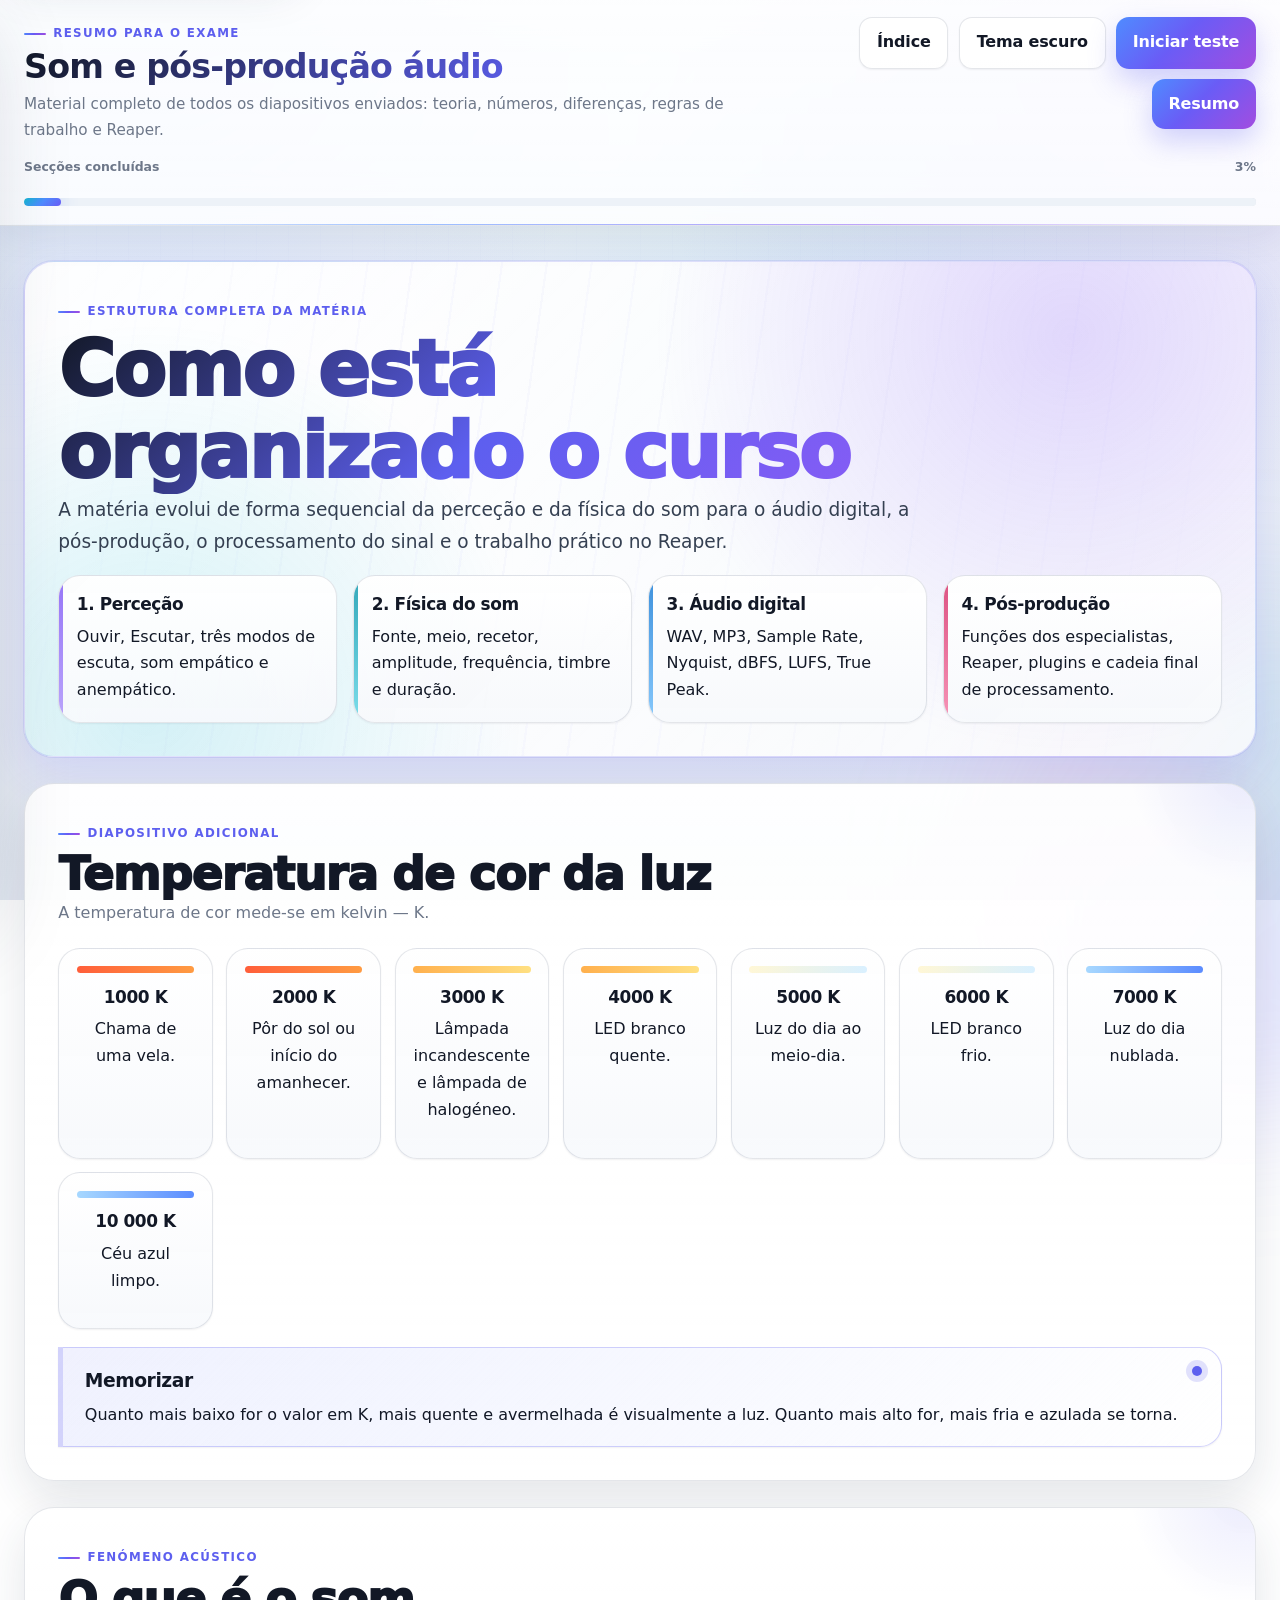
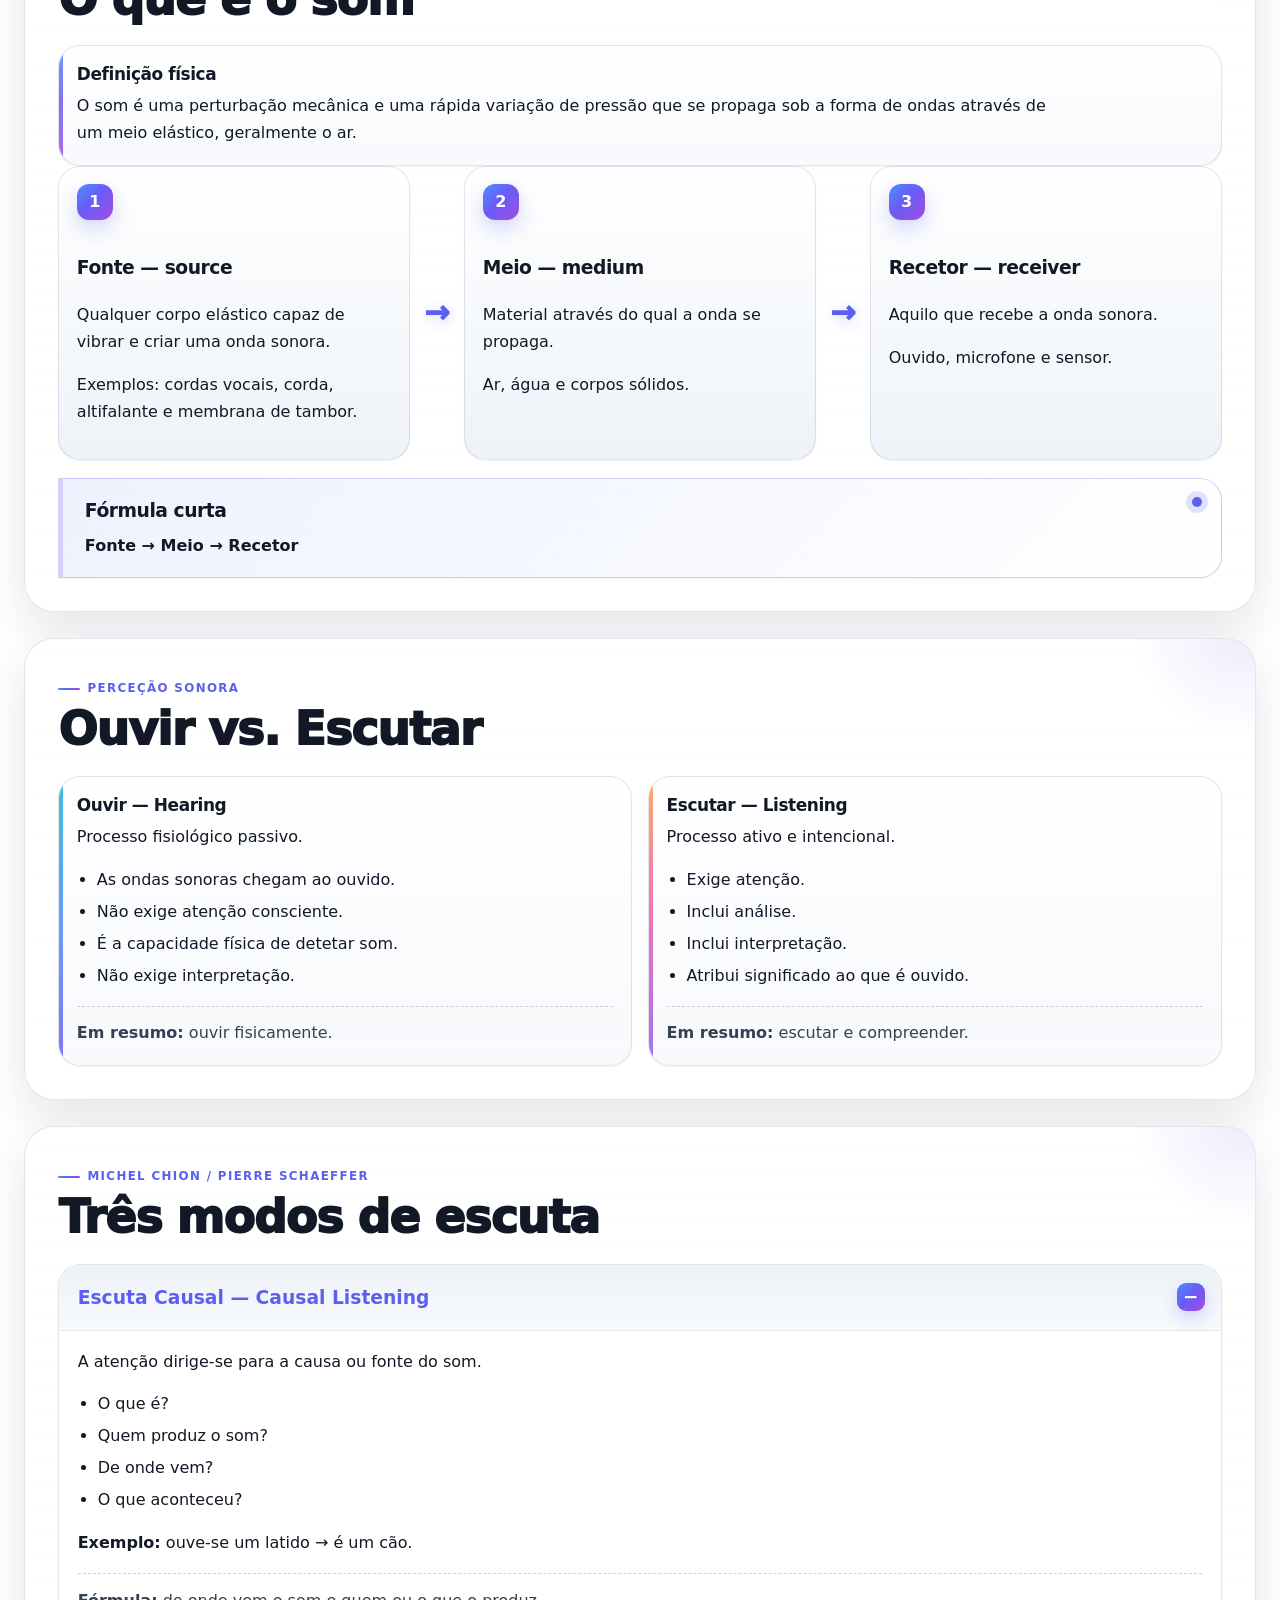
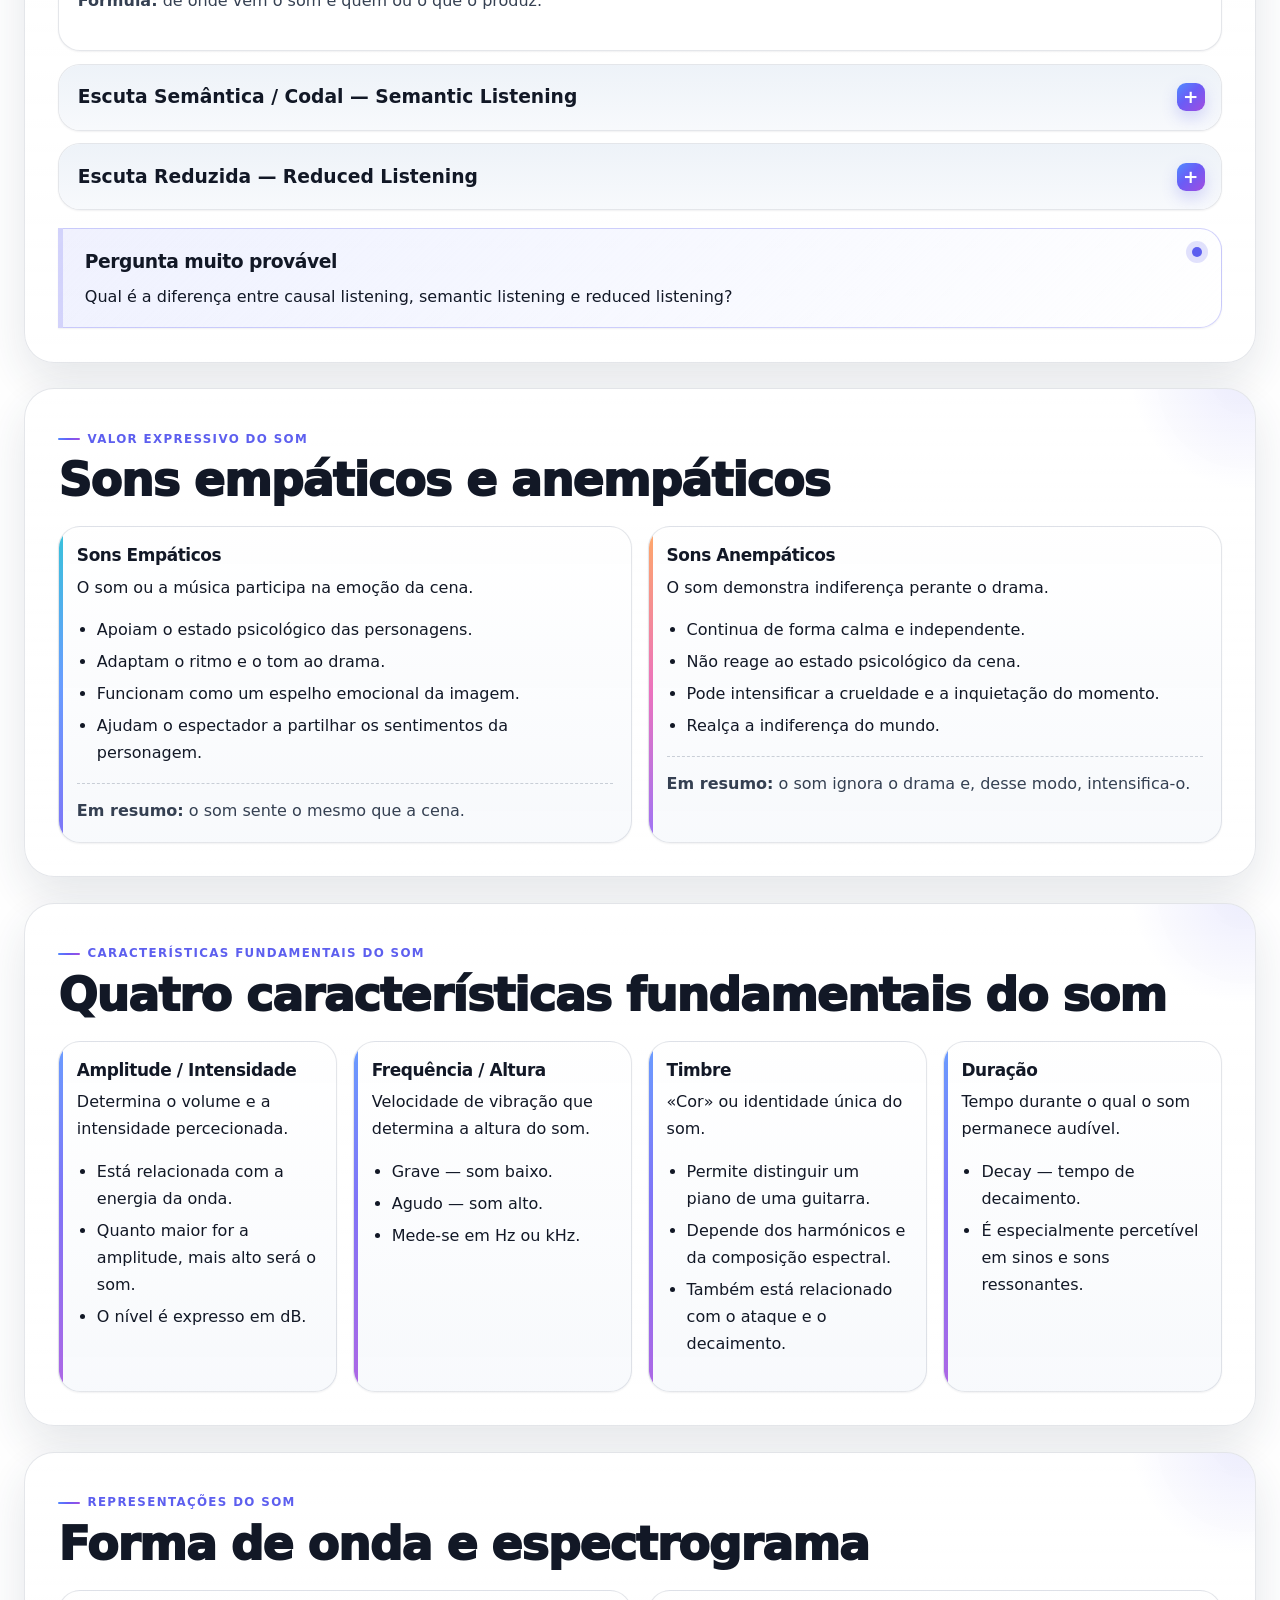
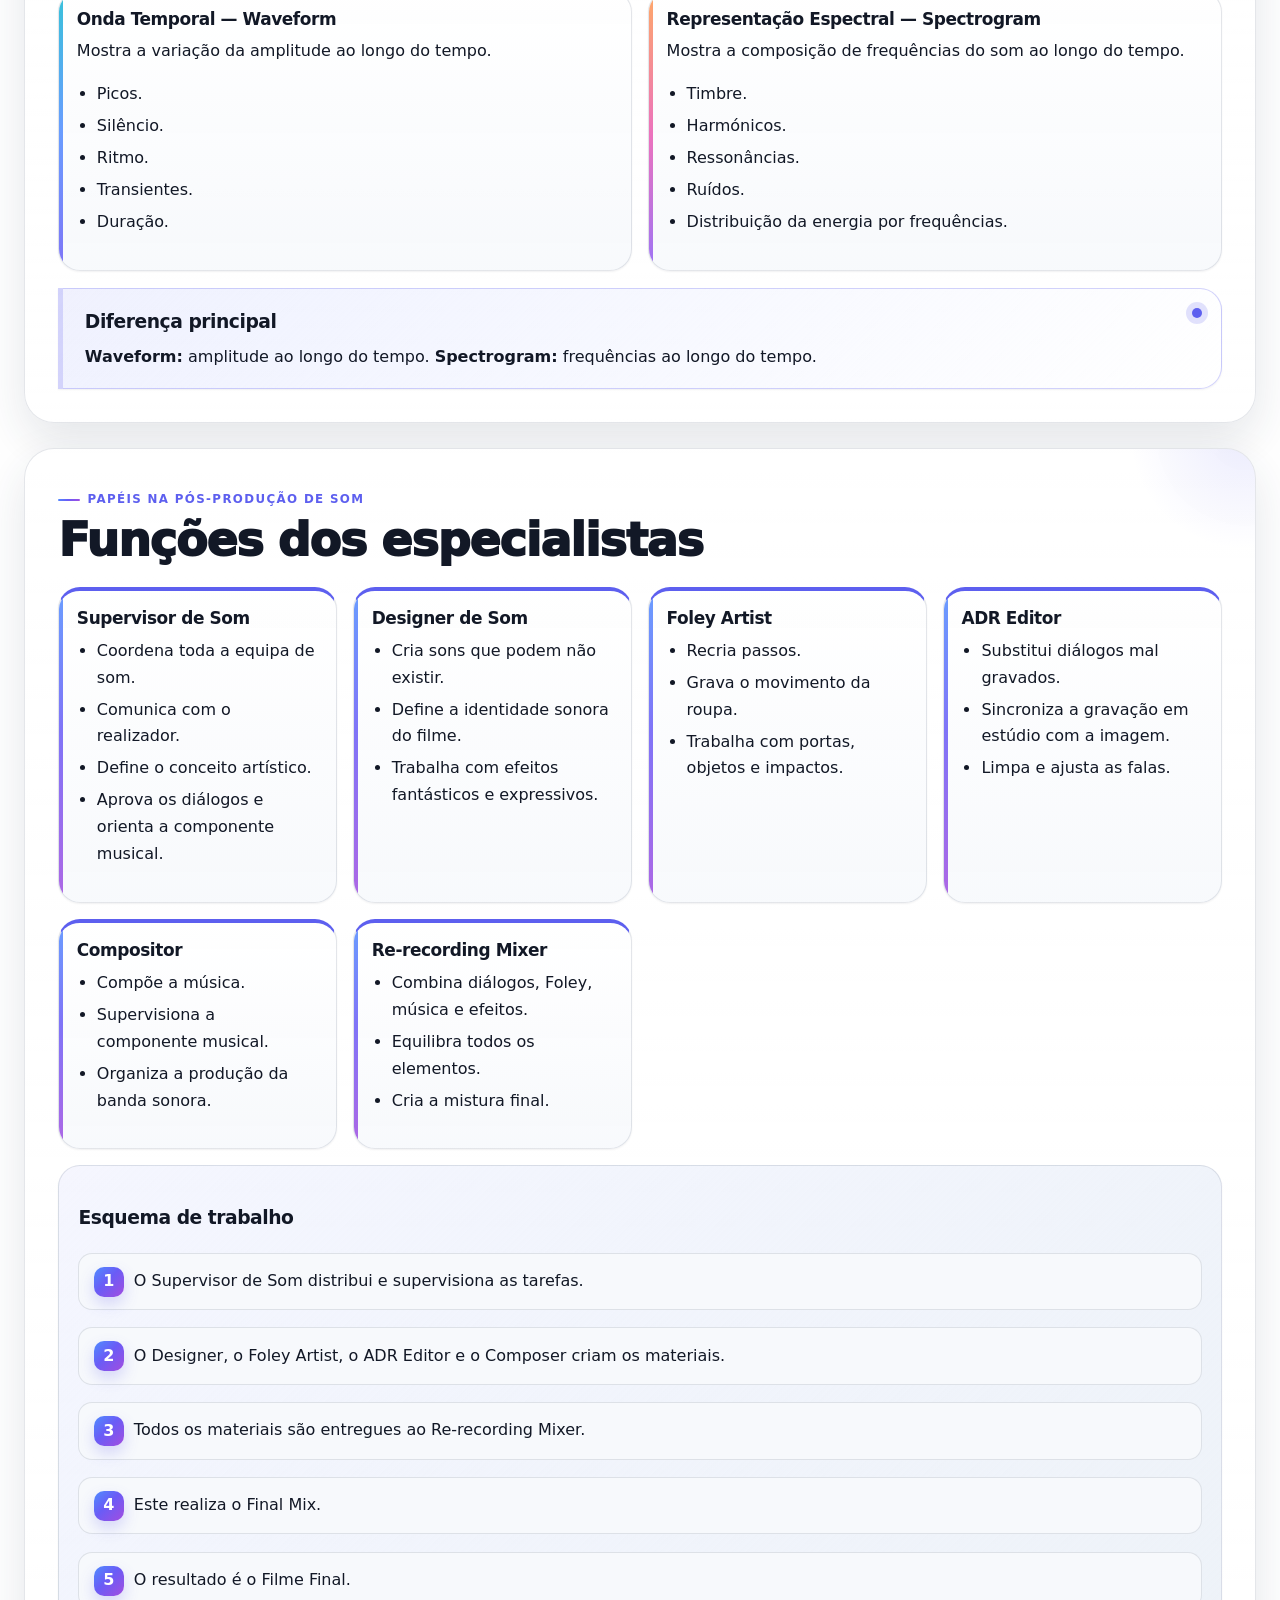
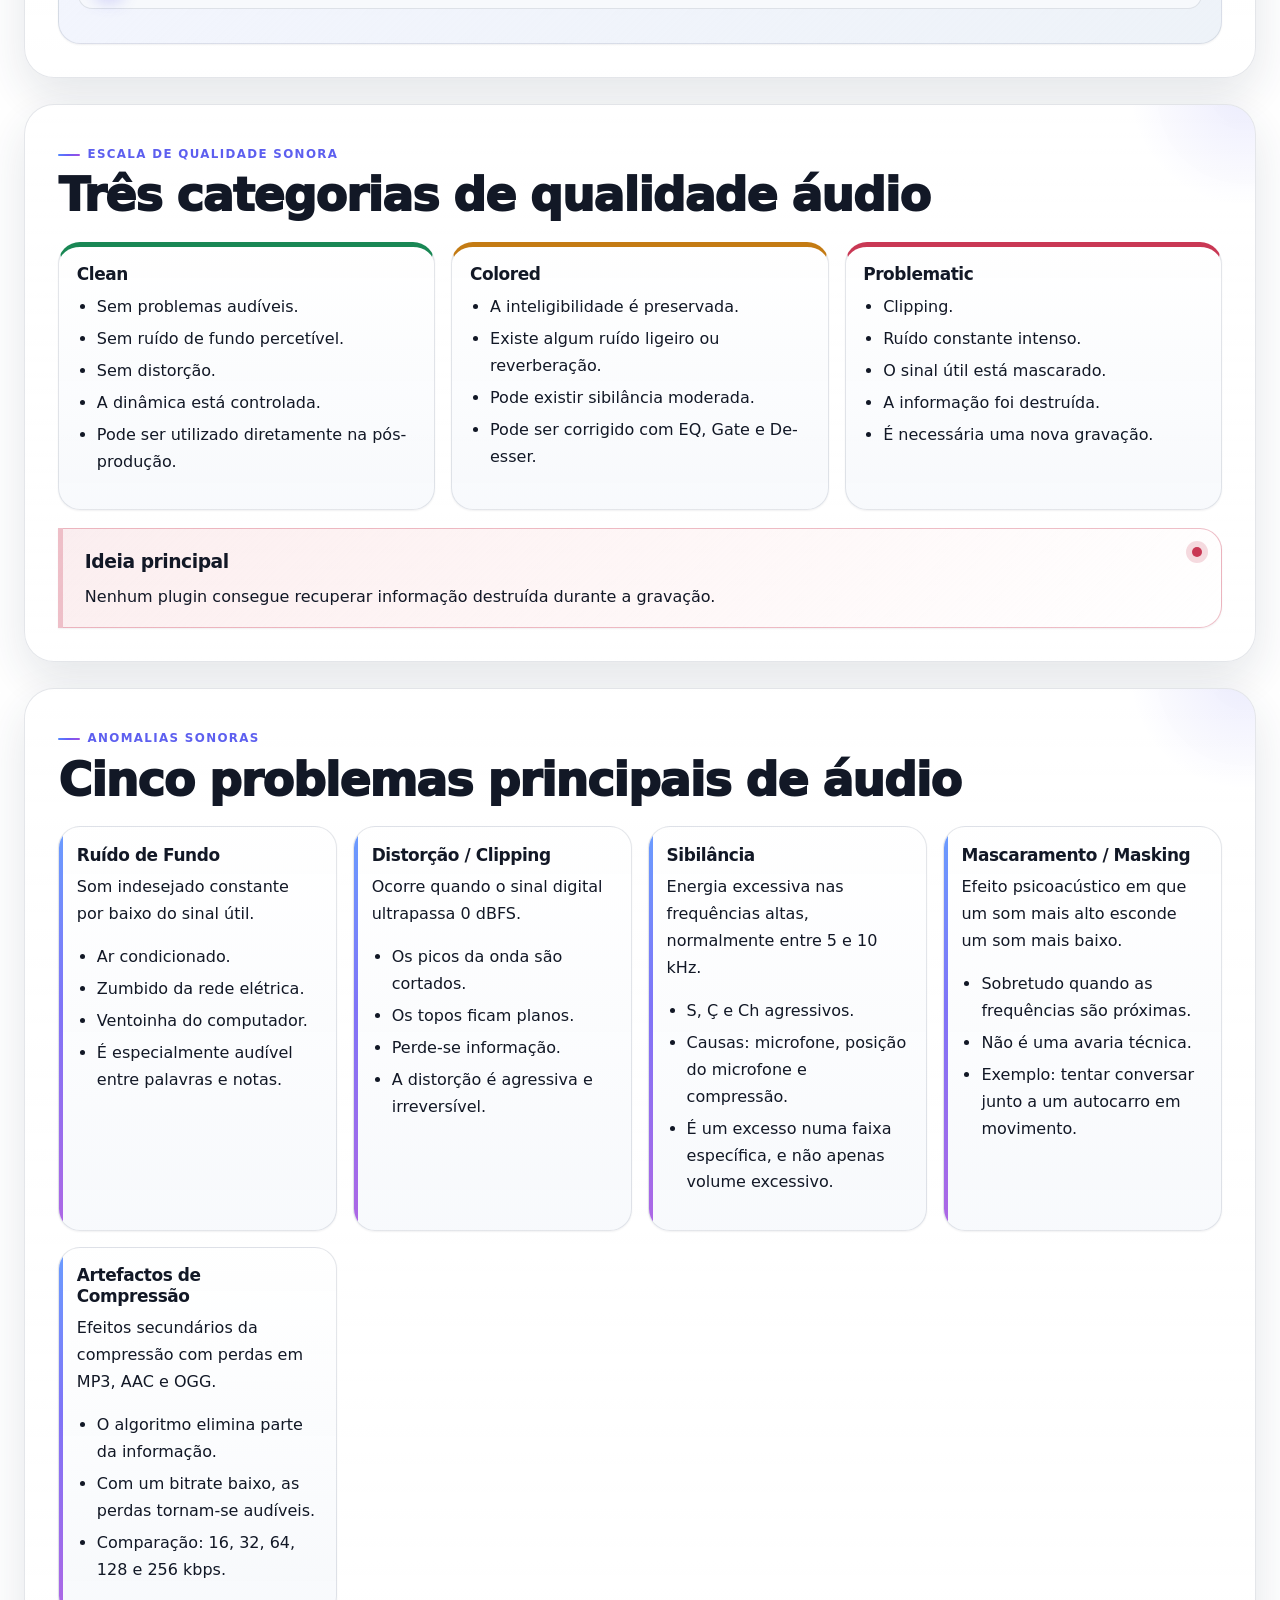
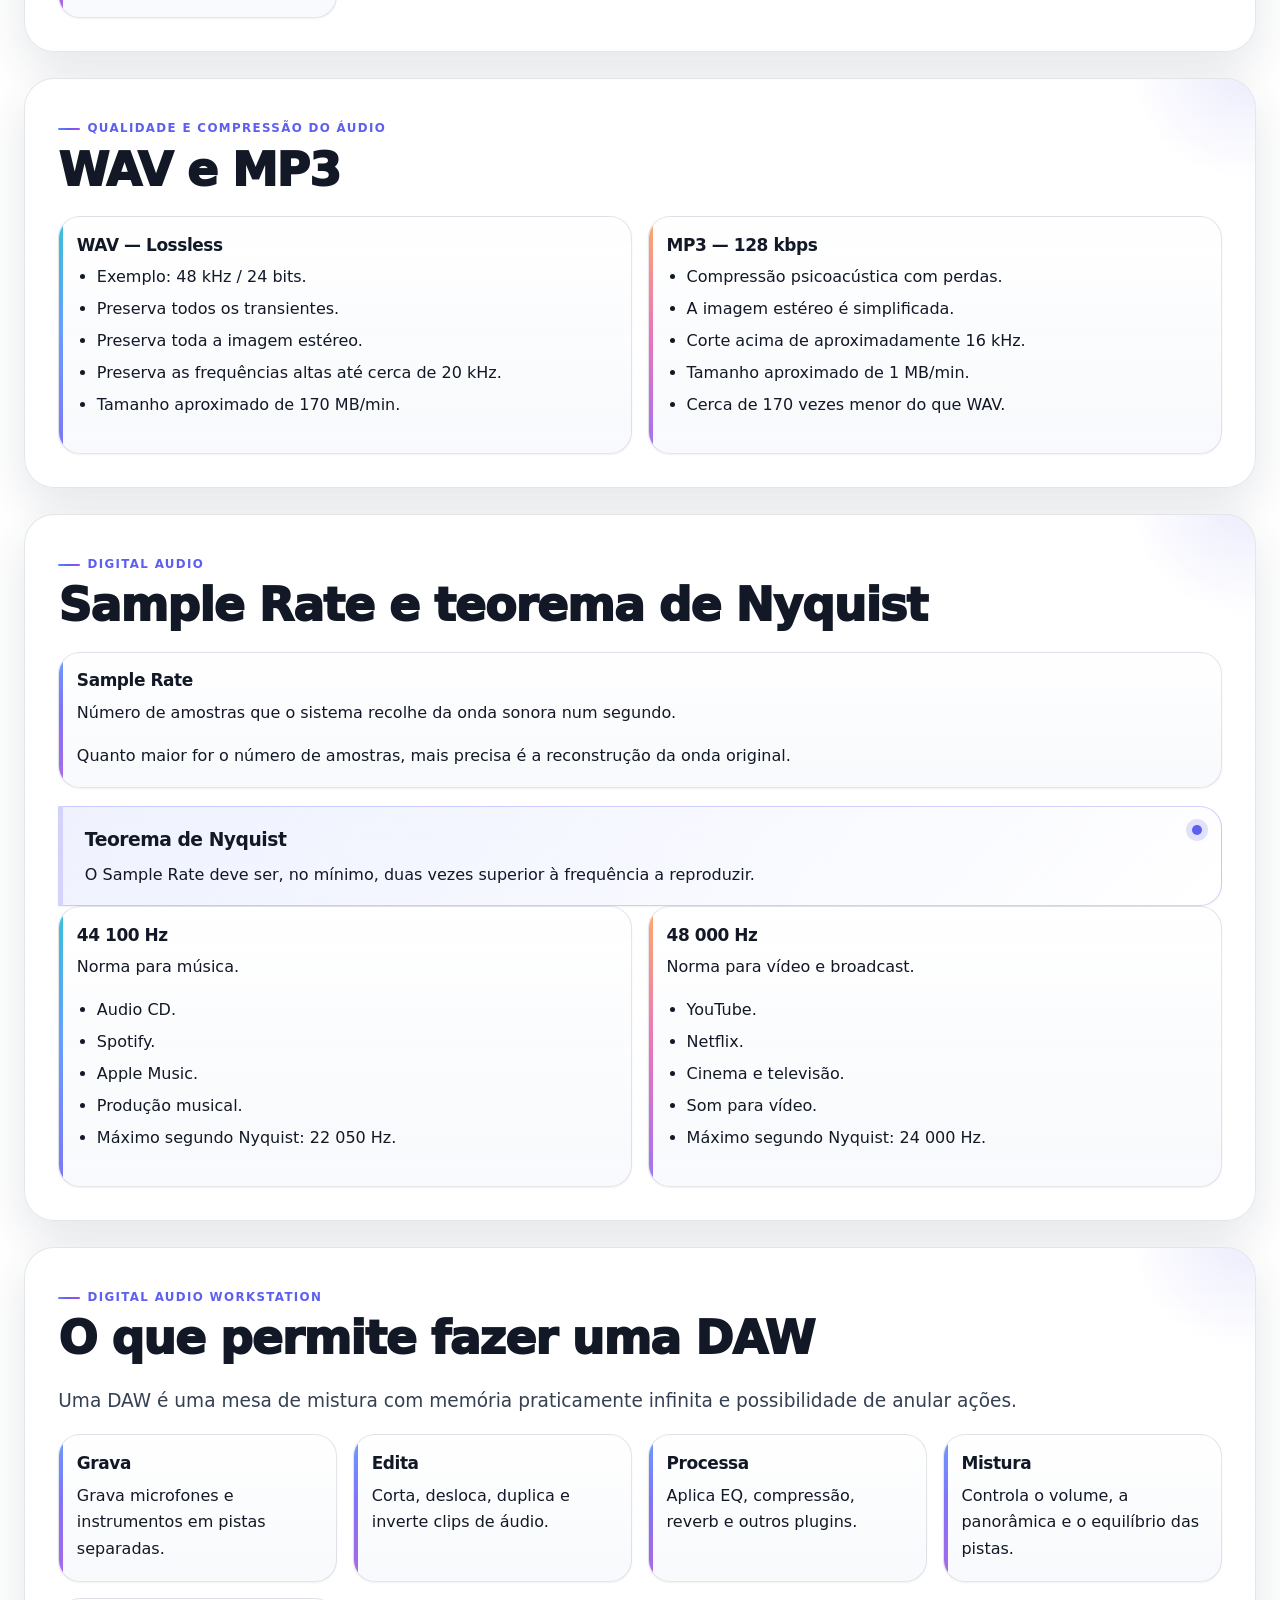
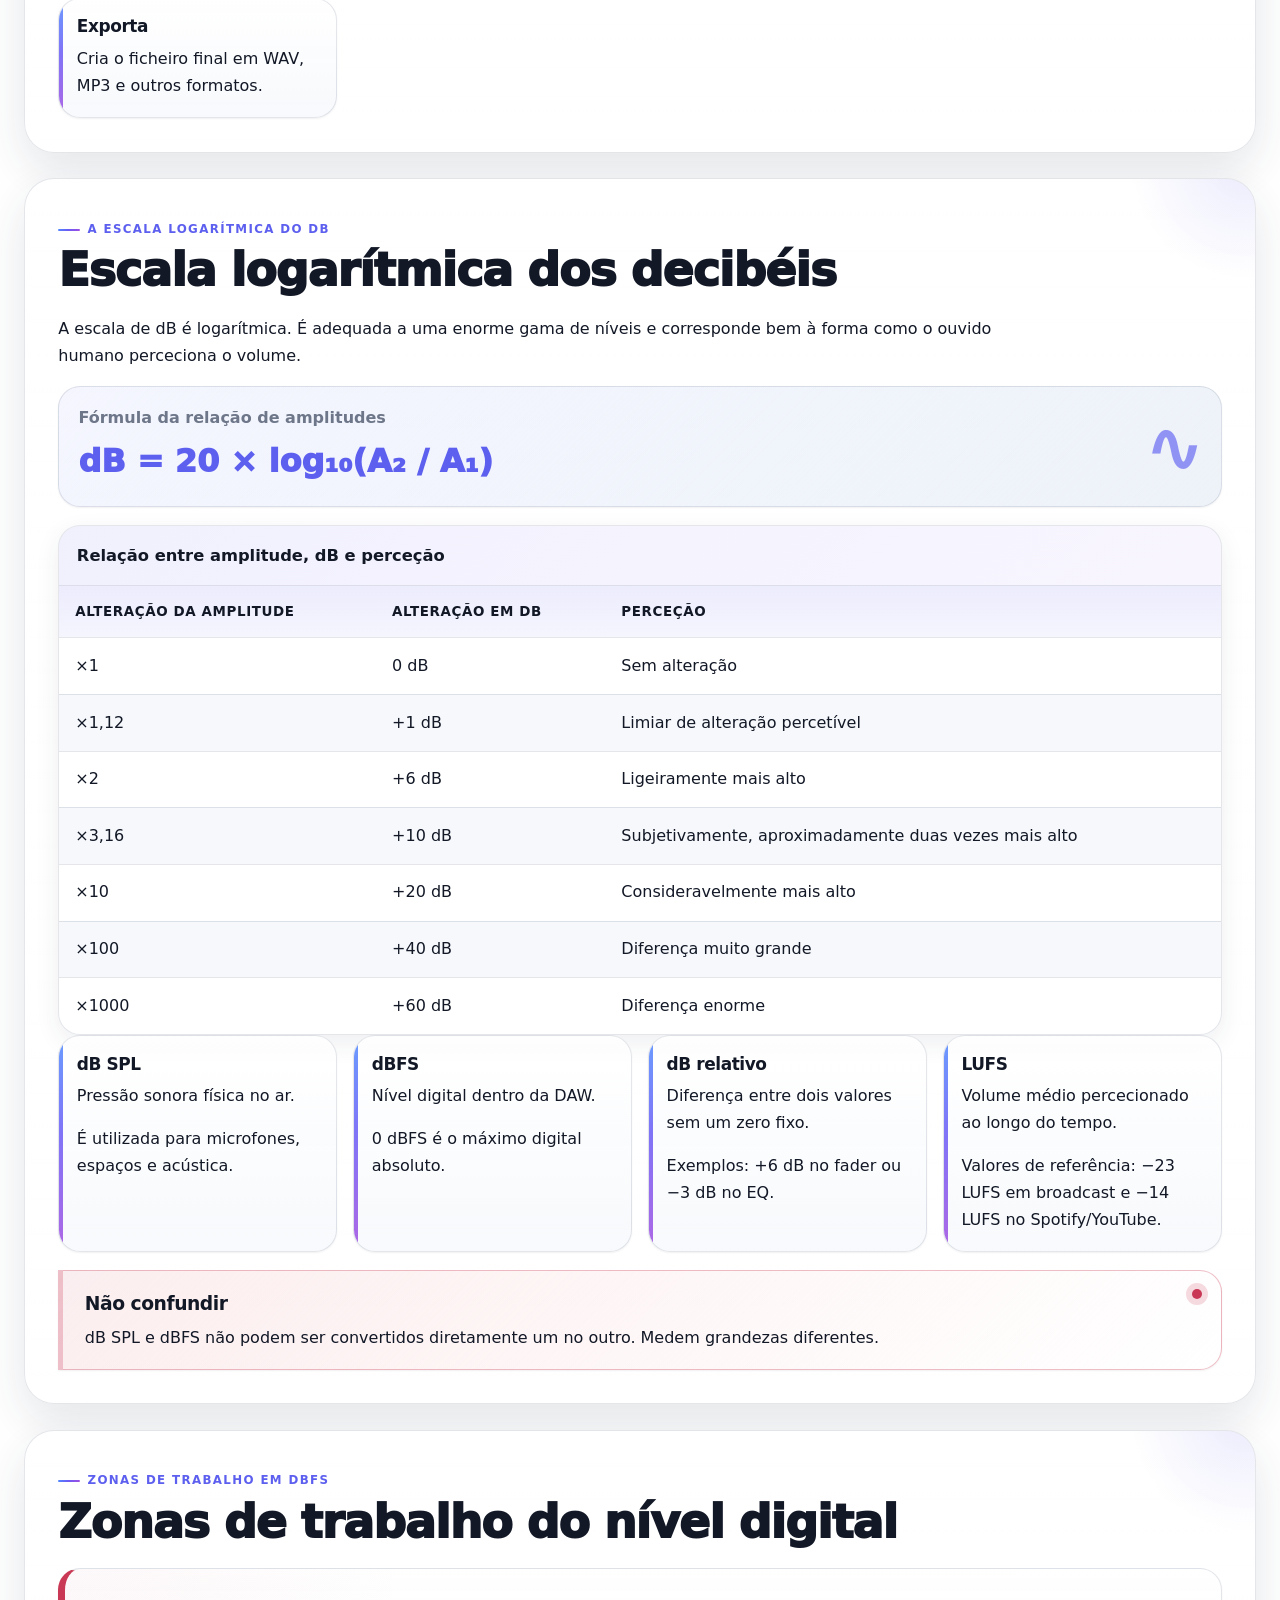
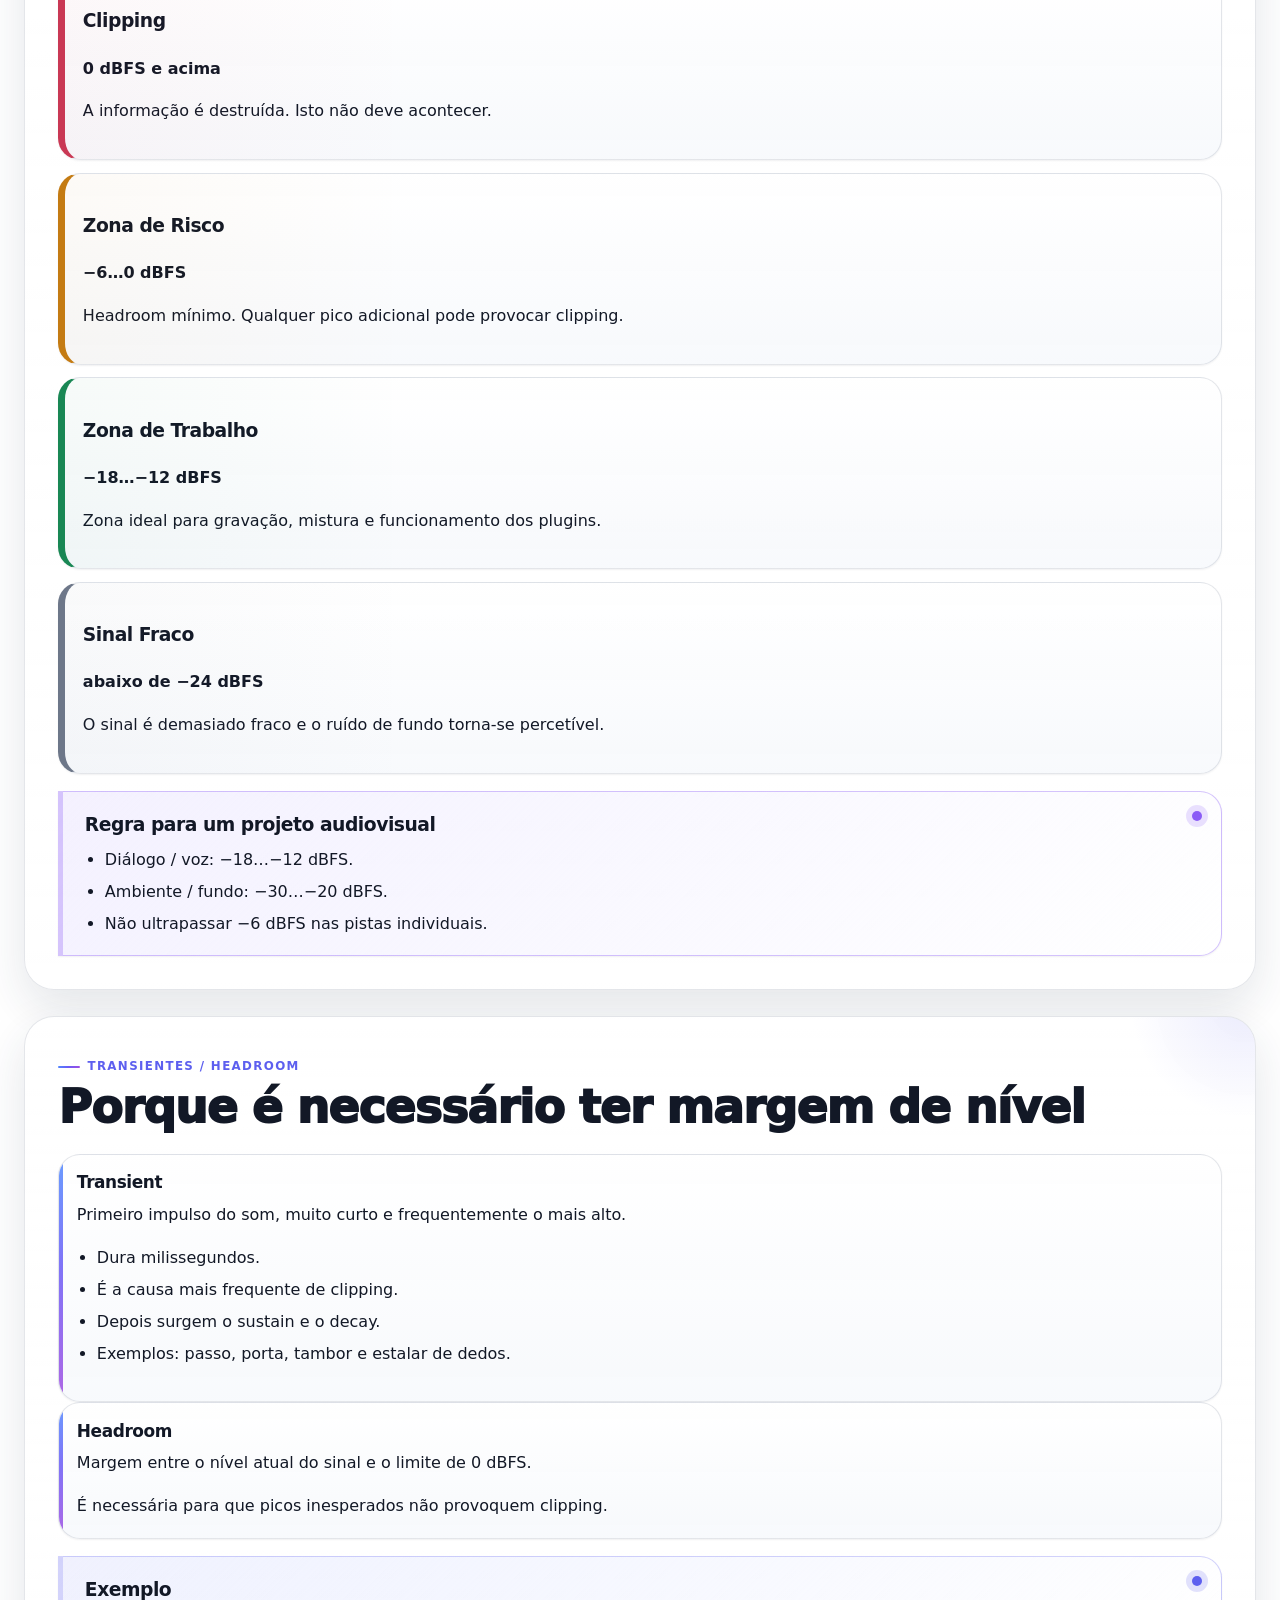
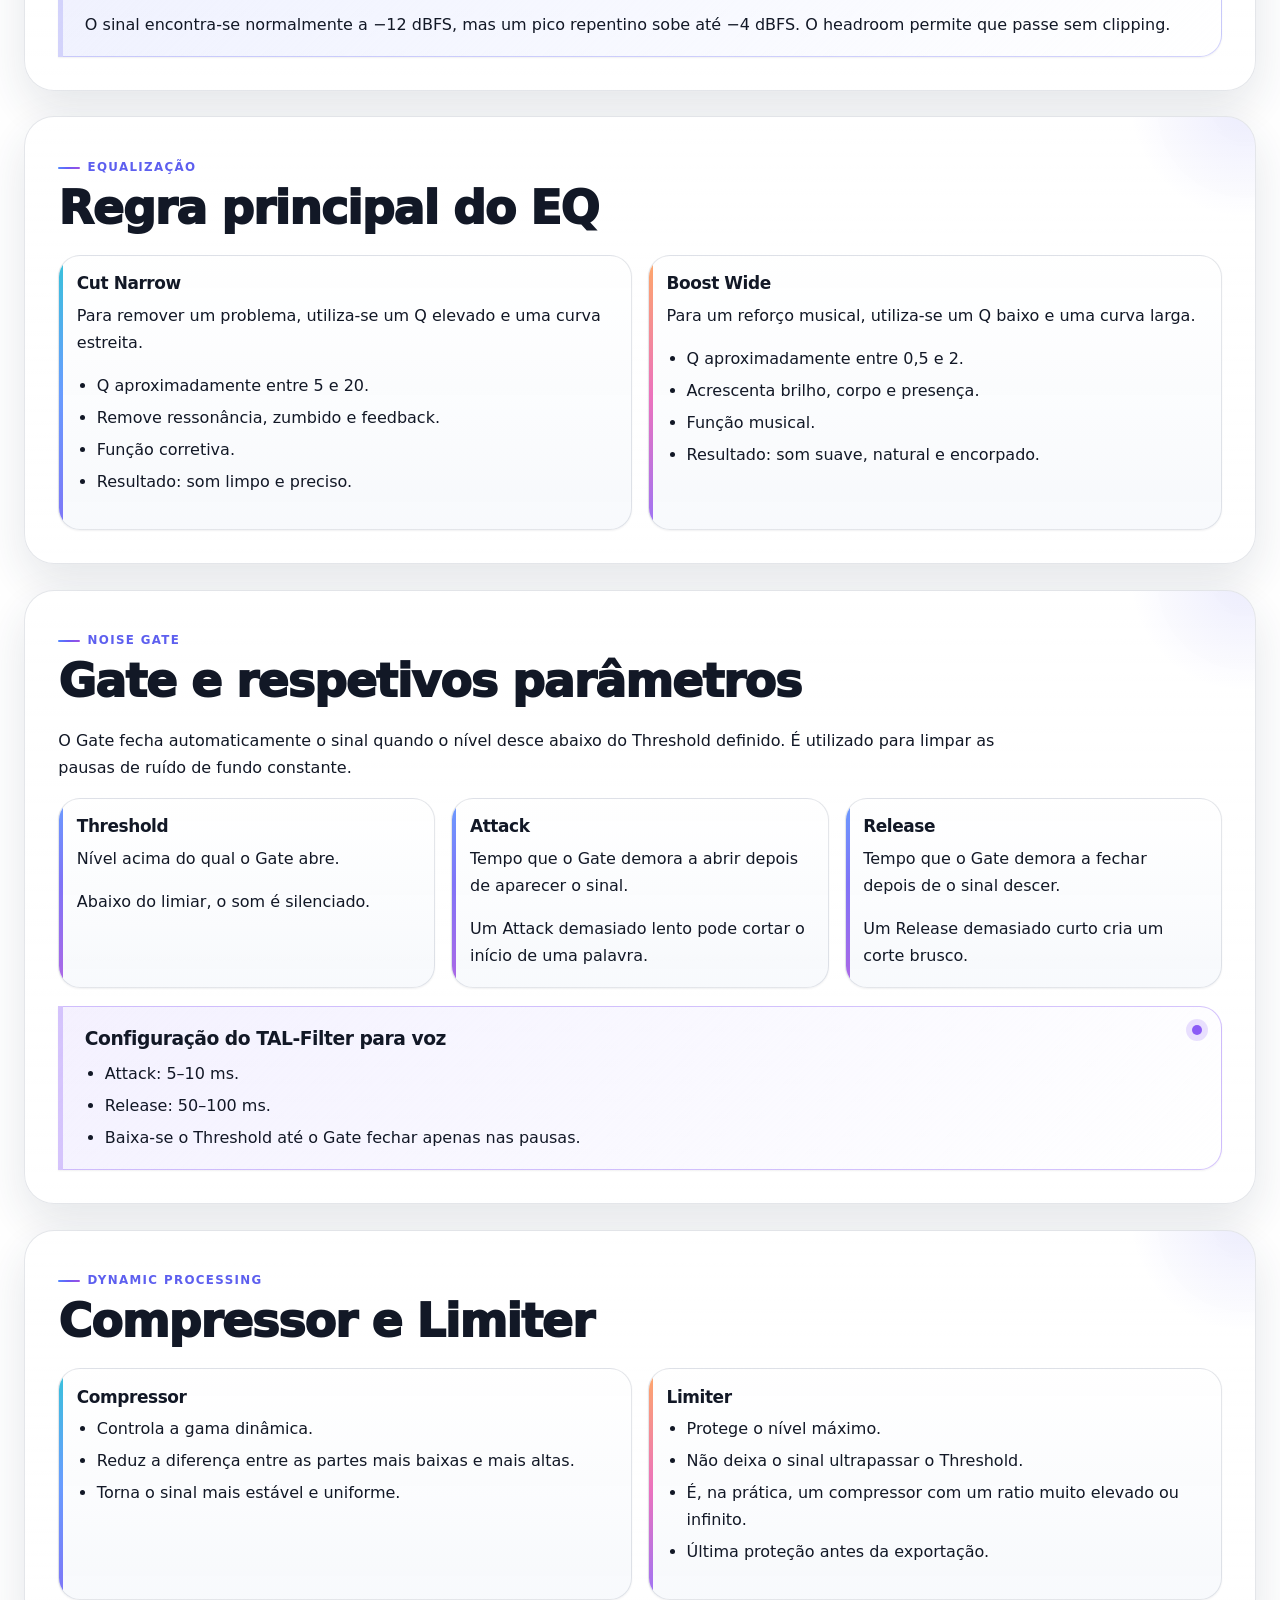
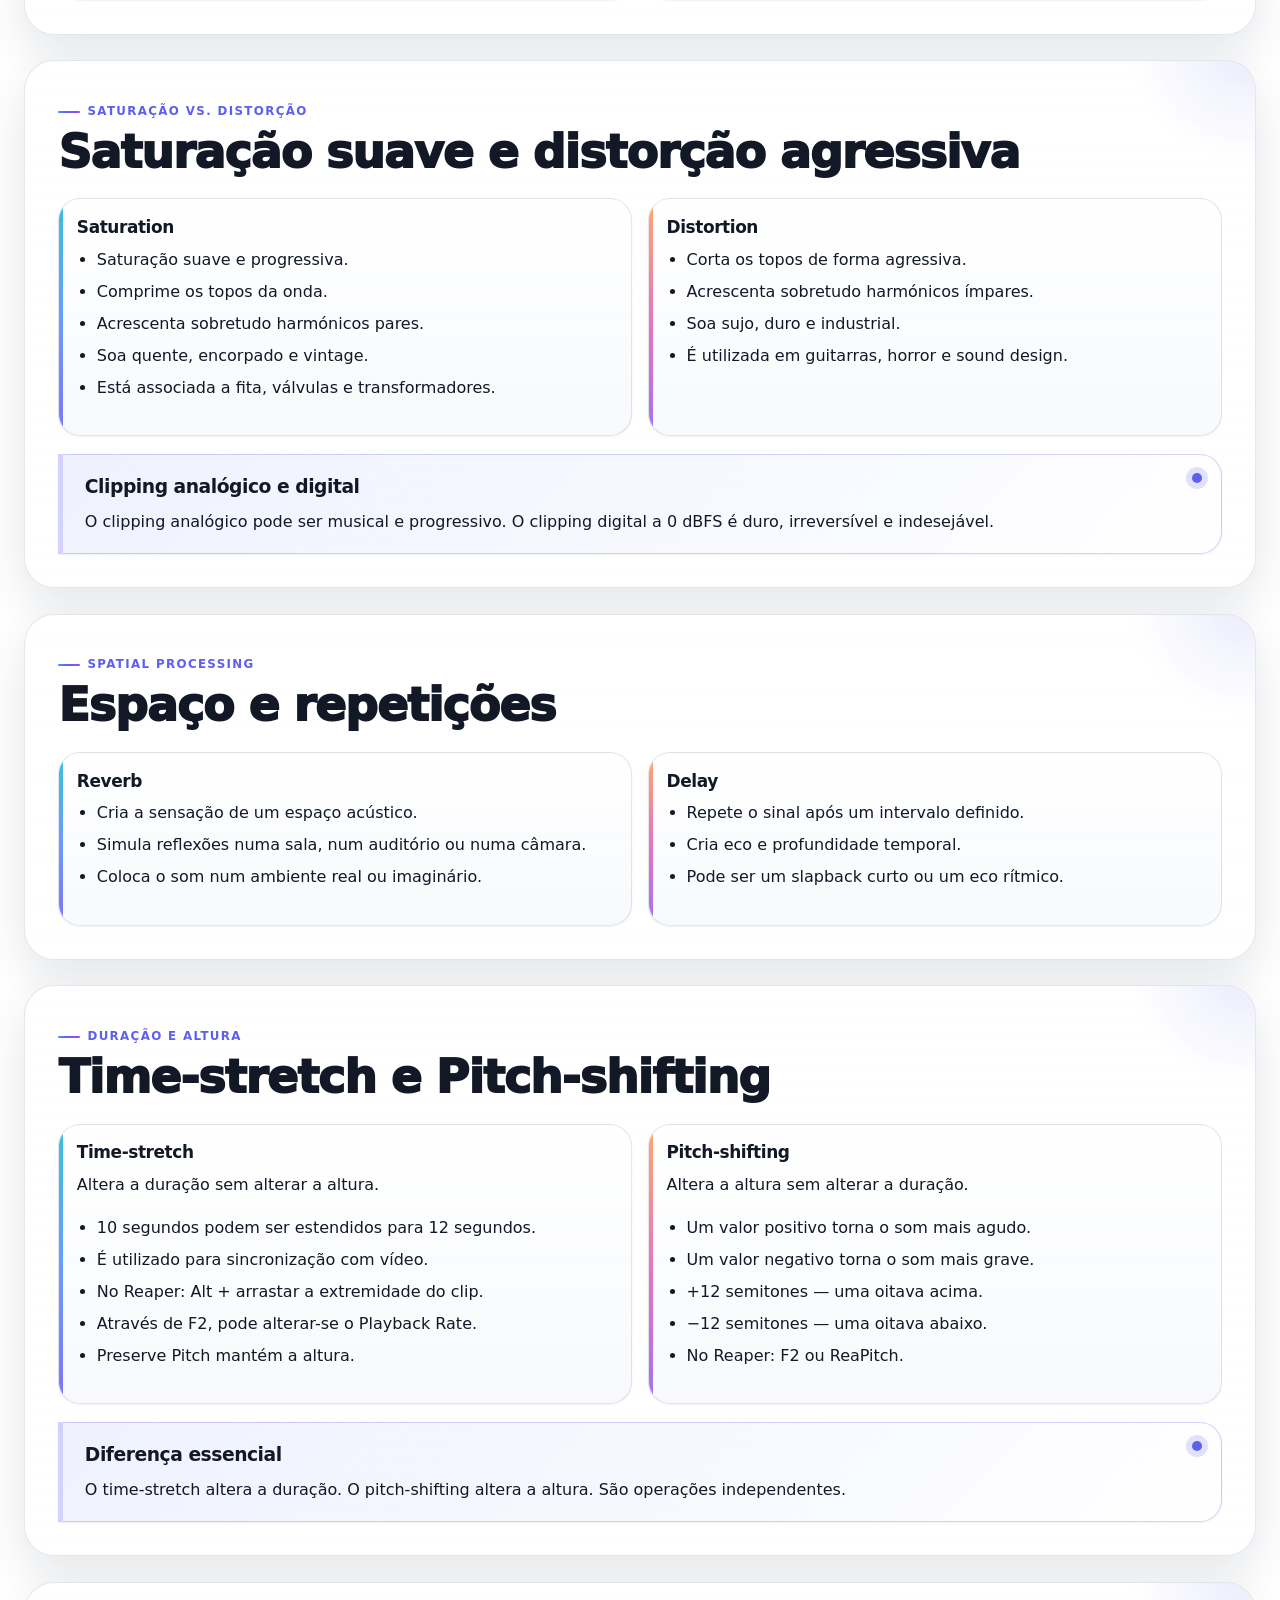
<file: index.html>
<!DOCTYPE html>
<html lang="pt-PT">
<head>
  <meta charset="UTF-8">
  <meta name="viewport" content="width=device-width, initial-scale=1.0">
  <meta name="description" content="Resumo completo para preparação do exame sobre som, perceção auditiva, pós-produção e Reaper.">
  <meta name="author" content="OpenAI">
  <meta name="robots" content="noindex, nofollow">

  <title>Preparação para o exame — Som e pós-produção áudio</title>

  <link rel="stylesheet" href="css/styles.css">
  <script src="js/app.js" defer></script>
</head>

<body data-app="audio-exam-study" data-page="home">
  <a class="skip-link" href="#main-content">Ir para o conteúdo principal</a>

  <div class="site-shell" data-layout="study-app">
    <header class="site-header" data-component="site-header">
      <div class="site-header__inner">
        <div class="brand" data-component="brand">
          <p class="brand__eyebrow">Resumo para o exame</p>
          <h1 class="brand__title">Som e pós-produção áudio</h1>
          <p class="brand__subtitle">
            Material completo de todos os diapositivos enviados: teoria, números, diferenças, regras de trabalho e Reaper.
          </p>
        </div>

        <div class="header-actions" data-component="header-actions">
          <button
            class="button button--secondary"
            type="button"
            data-action="toggle-sidebar"
            aria-controls="study-sidebar"
            aria-expanded="false">
            Índice
          </button>

          <button
            class="button button--secondary"
            type="button"
            data-action="toggle-theme"
            aria-pressed="false">
            Tema
          </button>

          <button
            class="button button--primary"
            type="button"
            data-action="open-quiz"
            aria-controls="quiz-panel"
            aria-expanded="false">
            Iniciar teste
          </button>
          <a href="index-summary-pt-PT.html">
            <button 
              class="button button--primary" 
              data-action="open-summary">
              Resumo
            </button>
          </a>          
        </div>
      </div>

      <div class="study-progress" data-component="study-progress" aria-label="Progresso de estudo">
        <div class="study-progress__meta">
          <span>Secções concluídas</span>
          <span data-progress-label>0%</span>
        </div>
        <progress class="study-progress__bar" max="100" value="0" data-progress-bar>0%</progress>
      </div>
    </header>

    <aside
      class="study-sidebar"
      id="study-sidebar"
      data-component="sidebar"
      aria-label="Navegação pelo resumo">

      <div class="study-sidebar__header">
        <h2 class="study-sidebar__title">Índice</h2>
        <button
          class="icon-button"
          type="button"
          data-action="close-sidebar"
          aria-label="Fechar o índice">
          ×
        </button>
      </div>

      <form class="study-search" role="search" data-component="search-form">
        <label class="study-search__label" for="study-search-input">Pesquisar no resumo</label>
        <input
          class="study-search__input"
          id="study-search-input"
          name="query"
          type="search"
          placeholder="Por exemplo: headroom, LUFS, Foley"
          autocomplete="off"
          data-search-input>
        <button class="study-search__clear" type="button" data-action="clear-search">Limpar</button>
      </form>

      <nav class="table-of-contents" aria-label="Secções do curso" data-component="table-of-contents">
        <ol class="table-of-contents__list">
          <li><a href="#overview">Visão geral do curso</a></li>
          <li><a href="#light-temperature">Temperatura de cor</a></li>
          <li><a href="#sound-basics">Física do som</a></li>
          <li><a href="#hearing-listening">Ouvir e Escutar</a></li>
          <li><a href="#listening-modes">Três modos de escuta</a></li>
          <li><a href="#expressive-value">Sons empáticos e anempáticos</a></li>
          <li><a href="#sound-properties">Características do som</a></li>
          <li><a href="#sound-representations">Forma de onda e espectrograma</a></li>
          <li><a href="#post-production-roles">Funções na pós-produção</a></li>
          <li><a href="#recording-quality">Qualidade da gravação</a></li>
          <li><a href="#audio-anomalies">Anomalias sonoras</a></li>
          <li><a href="#formats-compression">WAV, MP3 e compressão</a></li>
          <li><a href="#sample-rate">Sample Rate e Nyquist</a></li>
          <li><a href="#daw">DAW e Reaper</a></li>
          <li><a href="#decibels">Decibéis</a></li>
          <li><a href="#working-levels">Níveis de trabalho em dBFS</a></li>
          <li><a href="#transients-headroom">Transientes e headroom</a></li>
          <li><a href="#eq">Equalização</a></li>
          <li><a href="#gate">Gate</a></li>
          <li><a href="#compression-limiter">Compressor e Limiter</a></li>
          <li><a href="#saturation-distortion">Saturation e Distortion</a></li>
          <li><a href="#reverb-delay">Reverb e Delay</a></li>
          <li><a href="#time-pitch">Time-stretch e Pitch-shifting</a></li>
          <li><a href="#sound-design">Sound Design</a></li>
          <li><a href="#loudness-meter">Youlean Loudness Meter</a></li>
          <li><a href="#signal-chain">Cadeia de processamento</a></li>
          <li><a href="#plugins">Plugins</a></li>
          <li><a href="#reaper-shortcuts">Atalhos de teclado do Reaper</a></li>
          <li><a href="#spectral-analysis-deep">Análise espectral detalhada</a></li>
          <li><a href="#postproduction-workflow-deep">Workflow completo de pós-produção</a></li>
          <li><a href="#digital-audio-deep">Áudio digital: análise aprofundada</a></li>
          <li><a href="#db-deep">dB, dBFS e LUFS: análise aprofundada</a></li>
          <li><a href="#processors-deep">Processadores de áudio: análise aprofundada</a></li>
          <li><a href="#reaper-practice">Prática no Reaper</a></li>
          <li><a href="#exam-scenarios">Situações de exame</a></li>
          <li><a href="#terminology-glossary">Glossário de termos</a></li>
          <li><a href="#exam-cheatsheet">Cábula para o exame</a></li>
          <li><a href="#quiz-panel">Teste de treino</a></li>
        </ol>
      </nav>
    </aside>

    <main class="main-content" id="main-content" tabindex="-1">
      <section
        class="hero-section"
        id="overview"
        data-section
        data-section-title="Visão geral do curso">
        <div class="hero-section__content">
          <p class="section-kicker">Estrutura completa da matéria</p>
          <h2 class="hero-section__title">Como está organizado o curso</h2>
          <p class="hero-section__lead">
            A matéria evolui de forma sequencial da perceção e da física do som para o áudio
            digital, a pós-produção, o processamento do sinal e o trabalho prático no Reaper.
          </p>

          <div class="topic-grid" data-component="topic-grid">
            <article class="topic-card" data-topic="psychoacoustics">
              <h3>1. Perceção</h3>
              <p>Ouvir, Escutar, três modos de escuta, som empático e anempático.</p>
            </article>

            <article class="topic-card" data-topic="physics">
              <h3>2. Física do som</h3>
              <p>Fonte, meio, recetor, amplitude, frequência, timbre e duração.</p>
            </article>

            <article class="topic-card" data-topic="digital-audio">
              <h3>3. Áudio digital</h3>
              <p>WAV, MP3, Sample Rate, Nyquist, dBFS, LUFS, True Peak.</p>
            </article>

            <article class="topic-card" data-topic="postproduction">
              <h3>4. Pós-produção</h3>
              <p>Funções dos especialistas, Reaper, plugins e cadeia final de processamento.</p>
            </article>
          </div>
        </div>
      </section>

      <section
        class="study-section"
        id="light-temperature"
        data-section
        data-section-title="Temperatura de cor da luz">
        <header class="section-header">
          <p class="section-kicker">Diapositivo adicional</p>
          <h2>Temperatura de cor da luz</h2>
          <p>A temperatura de cor mede-se em kelvin — K.</p>
        </header>

        <div class="scale-list" data-component="temperature-scale">
          <article class="scale-item" data-kelvin="1000">
            <h3>1000 K</h3>
            <p>Chama de uma vela.</p>
          </article>
          <article class="scale-item" data-kelvin="2000">
            <h3>2000 K</h3>
            <p>Pôr do sol ou início do amanhecer.</p>
          </article>
          <article class="scale-item" data-kelvin="3000">
            <h3>3000 K</h3>
            <p>Lâmpada incandescente e lâmpada de halogéneo.</p>
          </article>
          <article class="scale-item" data-kelvin="4000">
            <h3>4000 K</h3>
            <p>LED branco quente.</p>
          </article>
          <article class="scale-item" data-kelvin="5000">
            <h3>5000 K</h3>
            <p>Luz do dia ao meio-dia.</p>
          </article>
          <article class="scale-item" data-kelvin="6000">
            <h3>6000 K</h3>
            <p>LED branco frio.</p>
          </article>
          <article class="scale-item" data-kelvin="7000">
            <h3>7000 K</h3>
            <p>Luz do dia nublada.</p>
          </article>
          <article class="scale-item" data-kelvin="10000">
            <h3>10 000 K</h3>
            <p>Céu azul limpo.</p>
          </article>
        </div>

        <aside class="exam-note" data-note-type="remember">
          <h3>Memorizar</h3>
          <p>Quanto mais baixo for o valor em K, mais quente e avermelhada é visualmente a luz. Quanto mais alto for, mais fria e azulada se torna.</p>
        </aside>
      </section>

      <section
        class="study-section"
        id="sound-basics"
        data-section
        data-section-title="Física do som">
        <header class="section-header">
          <p class="section-kicker">Fenómeno Acústico</p>
          <h2>O que é o som</h2>
        </header>

        <article class="definition-card" data-term="sound">
          <h3>Definição física</h3>
          <p>
            O som é uma perturbação mecânica e uma rápida variação de pressão que se propaga sob a
            forma de ondas através de um meio elástico, geralmente o ar.
          </p>
        </article>

        <div class="process-flow" data-component="process-flow" aria-label="Fonte, meio e recetor">
          <article class="process-step" data-step="source">
            <span class="process-step__number">1</span>
            <h3>Fonte — source</h3>
            <p>Qualquer corpo elástico capaz de vibrar e criar uma onda sonora.</p>
            <p class="examples">Exemplos: cordas vocais, corda, altifalante e membrana de tambor.</p>
          </article>

          <div class="process-flow__arrow" aria-hidden="true">→</div>

          <article class="process-step" data-step="medium">
            <span class="process-step__number">2</span>
            <h3>Meio — medium</h3>
            <p>Material através do qual a onda se propaga.</p>
            <p class="examples">Ar, água e corpos sólidos.</p>
          </article>

          <div class="process-flow__arrow" aria-hidden="true">→</div>

          <article class="process-step" data-step="receiver">
            <span class="process-step__number">3</span>
            <h3>Recetor — receiver</h3>
            <p>Aquilo que recebe a onda sonora.</p>
            <p class="examples">Ouvido, microfone e sensor.</p>
          </article>
        </div>

        <aside class="exam-note" data-note-type="formula">
          <h3>Fórmula curta</h3>
          <p><strong>Fonte → Meio → Recetor</strong></p>
        </aside>
      </section>

      <section
        class="study-section"
        id="hearing-listening"
        data-section
        data-section-title="Ouvir e Escutar">
        <header class="section-header">
          <p class="section-kicker">Perceção sonora</p>
          <h2>Ouvir vs. Escutar</h2>
        </header>

        <div class="comparison-grid" data-component="comparison">
          <article class="comparison-card" data-compare="ouvir">
            <h3>Ouvir — Hearing</h3>
            <p>Processo fisiológico passivo.</p>
            <ul>
              <li>As ondas sonoras chegam ao ouvido.</li>
              <li>Não exige atenção consciente.</li>
              <li>É a capacidade física de detetar som.</li>
              <li>Não exige interpretação.</li>
            </ul>
            <p class="summary-line"><strong>Em resumo:</strong> ouvir fisicamente.</p>
          </article>

          <article class="comparison-card" data-compare="escutar">
            <h3>Escutar — Listening</h3>
            <p>Processo ativo e intencional.</p>
            <ul>
              <li>Exige atenção.</li>
              <li>Inclui análise.</li>
              <li>Inclui interpretação.</li>
              <li>Atribui significado ao que é ouvido.</li>
            </ul>
            <p class="summary-line"><strong>Em resumo:</strong> escutar e compreender.</p>
          </article>
        </div>
      </section>

      <section
        class="study-section"
        id="listening-modes"
        data-section
        data-section-title="Três modos de escuta">
        <header class="section-header">
          <p class="section-kicker">Michel Chion / Pierre Schaeffer</p>
          <h2>Três modos de escuta</h2>
        </header>

        <div class="accordion" data-component="accordion" data-accordion-group="listening-modes">
          <article class="accordion-item" data-accordion-item>
            <h3>
              <button
                class="accordion-trigger"
                type="button"
                aria-expanded="true"
                aria-controls="panel-causal"
                id="trigger-causal"
                data-action="toggle-accordion">
                Escuta Causal — Causal Listening
              </button>
            </h3>
            <div
              class="accordion-panel"
              id="panel-causal"
              role="region"
              aria-labelledby="trigger-causal">
              <p>A atenção dirige-se para a causa ou fonte do som.</p>
              <ul>
                <li>O que é?</li>
                <li>Quem produz o som?</li>
                <li>De onde vem?</li>
                <li>O que aconteceu?</li>
              </ul>
              <p><strong>Exemplo:</strong> ouve-se um latido → é um cão.</p>
              <p class="summary-line"><strong>Fórmula:</strong> de onde vem o som e quem ou o que o produz.</p>
            </div>
          </article>

          <article class="accordion-item" data-accordion-item>
            <h3>
              <button
                class="accordion-trigger"
                type="button"
                aria-expanded="false"
                aria-controls="panel-semantic"
                id="trigger-semantic"
                data-action="toggle-accordion">
                Escuta Semântica / Codal — Semantic Listening
              </button>
            </h3>
            <div
              class="accordion-panel"
              id="panel-semantic"
              role="region"
              aria-labelledby="trigger-semantic"
              hidden>
              <p>O som é entendido como um código ou uma linguagem que transmite uma mensagem.</p>
              <ul>
                <li>Fala.</li>
                <li>Código Morse.</li>
                <li>Sistemas de sinalização.</li>
                <li>Códigos sonoros.</li>
              </ul>
              <p>
                Na escuta semântica, o código Morse representa uma mensagem. Na escuta causal, a
                fonte poderia ser identificada como um telégrafo.
              </p>
              <p class="summary-line"><strong>Fórmula:</strong> o que significa o som.</p>
            </div>
          </article>

          <article class="accordion-item" data-accordion-item>
            <h3>
              <button
                class="accordion-trigger"
                type="button"
                aria-expanded="false"
                aria-controls="panel-reduced"
                id="trigger-reduced"
                data-action="toggle-accordion">
                Escuta Reduzida — Reduced Listening
              </button>
            </h3>
            <div
              class="accordion-panel"
              id="panel-reduced"
              role="region"
              aria-labelledby="trigger-reduced"
              hidden>
              <p>
                O som é analisado por si próprio, independentemente da fonte, da causa e do significado.
              </p>
              <ul>
                <li>Frequência e altura.</li>
                <li>Timbre e textura.</li>
                <li>Amplitude.</li>
                <li>Ritmo.</li>
                <li>Espectro.</li>
                <li>Ataque e ressonância.</li>
              </ul>
              <blockquote>
                Não «é a voz de uma criança», mas sim «o sinal tem demasiadas frequências altas».
              </blockquote>
              <p>É utilizada em EQ, compressão, análise espectral e processamento técnico.</p>
              <p class="summary-line"><strong>Fórmula:</strong> como o sinal soa fisicamente.</p>
            </div>
          </article>
        </div>

        <aside class="exam-note" data-note-type="important">
          <h3>Pergunta muito provável</h3>
          <p>Qual é a diferença entre causal listening, semantic listening e reduced listening?</p>
        </aside>
      </section>

      <section
        class="study-section"
        id="expressive-value"
        data-section
        data-section-title="Valor expressivo do som">
        <header class="section-header">
          <p class="section-kicker">Valor Expressivo do Som</p>
          <h2>Sons empáticos e anempáticos</h2>
        </header>

        <div class="comparison-grid" data-component="comparison">
          <article class="comparison-card" data-compare="empathetic">
            <h3>Sons Empáticos</h3>
            <p>O som ou a música participa na emoção da cena.</p>
            <ul>
              <li>Apoiam o estado psicológico das personagens.</li>
              <li>Adaptam o ritmo e o tom ao drama.</li>
              <li>Funcionam como um espelho emocional da imagem.</li>
              <li>Ajudam o espectador a partilhar os sentimentos da personagem.</li>
            </ul>
            <p class="summary-line"><strong>Em resumo:</strong> o som sente o mesmo que a cena.</p>
          </article>

          <article class="comparison-card" data-compare="anempathetic">
            <h3>Sons Anempáticos</h3>
            <p>O som demonstra indiferença perante o drama.</p>
            <ul>
              <li>Continua de forma calma e independente.</li>
              <li>Não reage ao estado psicológico da cena.</li>
              <li>Pode intensificar a crueldade e a inquietação do momento.</li>
              <li>Realça a indiferença do mundo.</li>
            </ul>
            <p class="summary-line"><strong>Em resumo:</strong> o som ignora o drama e, desse modo, intensifica-o.</p>
          </article>
        </div>
      </section>

      <section
        class="study-section"
        id="sound-properties"
        data-section
        data-section-title="Características do som">
        <header class="section-header">
          <p class="section-kicker">Características Fundamentais do Som</p>
          <h2>Quatro características fundamentais do som</h2>
        </header>

        <div class="definition-grid" data-component="definition-grid">
          <article class="definition-card" data-term="amplitude">
            <h3>Amplitude / Intensidade</h3>
            <p>Determina o volume e a intensidade percecionada.</p>
            <ul>
              <li>Está relacionada com a energia da onda.</li>
              <li>Quanto maior for a amplitude, mais alto será o som.</li>
              <li>O nível é expresso em dB.</li>
            </ul>
          </article>

          <article class="definition-card" data-term="frequency">
            <h3>Frequência / Altura</h3>
            <p>Velocidade de vibração que determina a altura do som.</p>
            <ul>
              <li>Grave — som baixo.</li>
              <li>Agudo — som alto.</li>
              <li>Mede-se em Hz ou kHz.</li>
            </ul>
          </article>

          <article class="definition-card" data-term="timbre">
            <h3>Timbre</h3>
            <p>«Cor» ou identidade única do som.</p>
            <ul>
              <li>Permite distinguir um piano de uma guitarra.</li>
              <li>Depende dos harmónicos e da composição espectral.</li>
              <li>Também está relacionado com o ataque e o decaimento.</li>
            </ul>
          </article>

          <article class="definition-card" data-term="duration">
            <h3>Duração</h3>
            <p>Tempo durante o qual o som permanece audível.</p>
            <ul>
              <li>Decay — tempo de decaimento.</li>
              <li>É especialmente percetível em sinos e sons ressonantes.</li>
            </ul>
          </article>
        </div>
      </section>

      <section
        class="study-section"
        id="sound-representations"
        data-section
        data-section-title="Representações do som">
        <header class="section-header">
          <p class="section-kicker">Representações do Som</p>
          <h2>Forma de onda e espectrograma</h2>
        </header>

        <div class="comparison-grid" data-component="comparison">
          <article class="comparison-card" data-compare="waveform">
            <h3>Onda Temporal — Waveform</h3>
            <p>Mostra a variação da amplitude ao longo do tempo.</p>
            <ul>
              <li>Picos.</li>
              <li>Silêncio.</li>
              <li>Ritmo.</li>
              <li>Transientes.</li>
              <li>Duração.</li>
            </ul>
          </article>

          <article class="comparison-card" data-compare="spectrogram">
            <h3>Representação Espectral — Spectrogram</h3>
            <p>Mostra a composição de frequências do som ao longo do tempo.</p>
            <ul>
              <li>Timbre.</li>
              <li>Harmónicos.</li>
              <li>Ressonâncias.</li>
              <li>Ruídos.</li>
              <li>Distribuição da energia por frequências.</li>
            </ul>
          </article>
        </div>

        <aside class="exam-note" data-note-type="difference">
          <h3>Diferença principal</h3>
          <p><strong>Waveform:</strong> amplitude ao longo do tempo. <strong>Spectrogram:</strong> frequências ao longo do tempo.</p>
        </aside>
      </section>

      <section
        class="study-section"
        id="post-production-roles"
        data-section
        data-section-title="Funções na pós-produção">
        <header class="section-header">
          <p class="section-kicker">Papéis na pós-produção de som</p>
          <h2>Funções dos especialistas</h2>
        </header>

        <div class="role-grid" data-component="role-grid">
          <article class="role-card" data-role="sound-supervisor">
            <h3>Supervisor de Som</h3>
            <ul>
              <li>Coordena toda a equipa de som.</li>
              <li>Comunica com o realizador.</li>
              <li>Define o conceito artístico.</li>
              <li>Aprova os diálogos e orienta a componente musical.</li>
            </ul>
          </article>

          <article class="role-card" data-role="sound-designer">
            <h3>Designer de Som</h3>
            <ul>
              <li>Cria sons que podem não existir.</li>
              <li>Define a identidade sonora do filme.</li>
              <li>Trabalha com efeitos fantásticos e expressivos.</li>
            </ul>
          </article>

          <article class="role-card" data-role="foley-artist">
            <h3>Foley Artist</h3>
            <ul>
              <li>Recria passos.</li>
              <li>Grava o movimento da roupa.</li>
              <li>Trabalha com portas, objetos e impactos.</li>
            </ul>
          </article>

          <article class="role-card" data-role="adr-editor">
            <h3>ADR Editor</h3>
            <ul>
              <li>Substitui diálogos mal gravados.</li>
              <li>Sincroniza a gravação em estúdio com a imagem.</li>
              <li>Limpa e ajusta as falas.</li>
            </ul>
          </article>

          <article class="role-card" data-role="composer">
            <h3>Compositor</h3>
            <ul>
              <li>Compõe a música.</li>
              <li>Supervisiona a componente musical.</li>
              <li>Organiza a produção da banda sonora.</li>
            </ul>
          </article>

          <article class="role-card" data-role="rerecording-mixer">
            <h3>Re-recording Mixer</h3>
            <ul>
              <li>Combina diálogos, Foley, música e efeitos.</li>
              <li>Equilibra todos os elementos.</li>
              <li>Cria a mistura final.</li>
            </ul>
          </article>
        </div>

        <div class="workflow-diagram" data-component="postproduction-workflow">
          <h3>Esquema de trabalho</h3>
          <ol class="workflow-diagram__steps">
            <li>O Supervisor de Som distribui e supervisiona as tarefas.</li>
            <li>O Designer, o Foley Artist, o ADR Editor e o Composer criam os materiais.</li>
            <li>Todos os materiais são entregues ao Re-recording Mixer.</li>
            <li>Este realiza o Final Mix.</li>
            <li>O resultado é o Filme Final.</li>
          </ol>
        </div>
      </section>

      <section
        class="study-section"
        id="recording-quality"
        data-section
        data-section-title="Qualidade da gravação">
        <header class="section-header">
          <p class="section-kicker">Escala de Qualidade Sonora</p>
          <h2>Três categorias de qualidade áudio</h2>
        </header>

        <div class="quality-grid" data-component="quality-scale">
          <article class="quality-card" data-quality="clean">
            <h3>Clean</h3>
            <ul>
              <li>Sem problemas audíveis.</li>
              <li>Sem ruído de fundo percetível.</li>
              <li>Sem distorção.</li>
              <li>A dinâmica está controlada.</li>
              <li>Pode ser utilizado diretamente na pós-produção.</li>
            </ul>
          </article>

          <article class="quality-card" data-quality="colored">
            <h3>Colored</h3>
            <ul>
              <li>A inteligibilidade é preservada.</li>
              <li>Existe algum ruído ligeiro ou reverberação.</li>
              <li>Pode existir sibilância moderada.</li>
              <li>Pode ser corrigido com EQ, Gate e De-esser.</li>
            </ul>
          </article>

          <article class="quality-card" data-quality="problematic">
            <h3>Problematic</h3>
            <ul>
              <li>Clipping.</li>
              <li>Ruído constante intenso.</li>
              <li>O sinal útil está mascarado.</li>
              <li>A informação foi destruída.</li>
              <li>É necessária uma nova gravação.</li>
            </ul>
          </article>
        </div>

        <aside class="exam-note" data-note-type="warning">
          <h3>Ideia principal</h3>
          <p>Nenhum plugin consegue recuperar informação destruída durante a gravação.</p>
        </aside>
      </section>

      <section
        class="study-section"
        id="audio-anomalies"
        data-section
        data-section-title="Anomalias sonoras">
        <header class="section-header">
          <p class="section-kicker">Anomalias Sonoras</p>
          <h2>Cinco problemas principais de áudio</h2>
        </header>

        <div class="definition-grid" data-component="definition-grid">
          <article class="definition-card" data-term="background-noise">
            <h3>Ruído de Fundo</h3>
            <p>Som indesejado constante por baixo do sinal útil.</p>
            <ul>
              <li>Ar condicionado.</li>
              <li>Zumbido da rede elétrica.</li>
              <li>Ventoinha do computador.</li>
              <li>É especialmente audível entre palavras e notas.</li>
            </ul>
          </article>

          <article class="definition-card" data-term="clipping">
            <h3>Distorção / Clipping</h3>
            <p>Ocorre quando o sinal digital ultrapassa 0 dBFS.</p>
            <ul>
              <li>Os picos da onda são cortados.</li>
              <li>Os topos ficam planos.</li>
              <li>Perde-se informação.</li>
              <li>A distorção é agressiva e irreversível.</li>
            </ul>
          </article>

          <article class="definition-card" data-term="sibilance">
            <h3>Sibilância</h3>
            <p>Energia excessiva nas frequências altas, normalmente entre 5 e 10 kHz.</p>
            <ul>
              <li>S, Ç e Ch agressivos.</li>
              <li>Causas: microfone, posição do microfone e compressão.</li>
              <li>É um excesso numa faixa específica, e não apenas volume excessivo.</li>
            </ul>
          </article>

          <article class="definition-card" data-term="masking">
            <h3>Mascaramento / Masking</h3>
            <p>Efeito psicoacústico em que um som mais alto esconde um som mais baixo.</p>
            <ul>
              <li>Sobretudo quando as frequências são próximas.</li>
              <li>Não é uma avaria técnica.</li>
              <li>Exemplo: tentar conversar junto a um autocarro em movimento.</li>
            </ul>
          </article>

          <article class="definition-card" data-term="compression-artifacts">
            <h3>Artefactos de Compressão</h3>
            <p>Efeitos secundários da compressão com perdas em MP3, AAC e OGG.</p>
            <ul>
              <li>O algoritmo elimina parte da informação.</li>
              <li>Com um bitrate baixo, as perdas tornam-se audíveis.</li>
              <li>Comparação: 16, 32, 64, 128 e 256 kbps.</li>
            </ul>
          </article>
        </div>
      </section>

      <section
        class="study-section"
        id="formats-compression"
        data-section
        data-section-title="WAV, MP3 e compressão">
        <header class="section-header">
          <p class="section-kicker">Qualidade e Compressão do Áudio</p>
          <h2>WAV e MP3</h2>
        </header>

        <div class="comparison-grid" data-component="comparison">
          <article class="comparison-card" data-compare="wav">
            <h3>WAV — Lossless</h3>
            <ul>
              <li>Exemplo: 48 kHz / 24 bits.</li>
              <li>Preserva todos os transientes.</li>
              <li>Preserva toda a imagem estéreo.</li>
              <li>Preserva as frequências altas até cerca de 20 kHz.</li>
              <li>Tamanho aproximado de 170 MB/min.</li>
            </ul>
          </article>

          <article class="comparison-card" data-compare="mp3">
            <h3>MP3 — 128 kbps</h3>
            <ul>
              <li>Compressão psicoacústica com perdas.</li>
              <li>A imagem estéreo é simplificada.</li>
              <li>Corte acima de aproximadamente 16 kHz.</li>
              <li>Tamanho aproximado de 1 MB/min.</li>
              <li>Cerca de 170 vezes menor do que WAV.</li>
            </ul>
          </article>
        </div>
      </section>

      <section
        class="study-section"
        id="sample-rate"
        data-section
        data-section-title="Sample Rate e Nyquist">
        <header class="section-header">
          <p class="section-kicker">Digital Audio</p>
          <h2>Sample Rate e teorema de Nyquist</h2>
        </header>

        <article class="definition-card" data-term="sample-rate">
          <h3>Sample Rate</h3>
          <p>Número de amostras que o sistema recolhe da onda sonora num segundo.</p>
          <p>Quanto maior for o número de amostras, mais precisa é a reconstrução da onda original.</p>
        </article>

        <aside class="exam-note" data-note-type="formula">
          <h3>Teorema de Nyquist</h3>
          <p>O Sample Rate deve ser, no mínimo, duas vezes superior à frequência a reproduzir.</p>
        </aside>

        <div class="comparison-grid" data-component="comparison">
          <article class="comparison-card" data-compare="44100">
            <h3>44 100 Hz</h3>
            <p>Norma para música.</p>
            <ul>
              <li>Audio CD.</li>
              <li>Spotify.</li>
              <li>Apple Music.</li>
              <li>Produção musical.</li>
              <li>Máximo segundo Nyquist: 22 050 Hz.</li>
            </ul>
          </article>

          <article class="comparison-card" data-compare="48000">
            <h3>48 000 Hz</h3>
            <p>Norma para vídeo e broadcast.</p>
            <ul>
              <li>YouTube.</li>
              <li>Netflix.</li>
              <li>Cinema e televisão.</li>
              <li>Som para vídeo.</li>
              <li>Máximo segundo Nyquist: 24 000 Hz.</li>
            </ul>
          </article>
        </div>
      </section>

      <section
        class="study-section"
        id="daw"
        data-section
        data-section-title="DAW e Reaper">
        <header class="section-header">
          <p class="section-kicker">Digital Audio Workstation</p>
          <h2>O que permite fazer uma DAW</h2>
        </header>

        <p class="lead-text">Uma DAW é uma mesa de mistura com memória praticamente infinita e possibilidade de anular ações.</p>

        <div class="feature-grid" data-component="feature-grid">
          <article class="feature-card" data-feature="record">
            <h3>Grava</h3>
            <p>Grava microfones e instrumentos em pistas separadas.</p>
          </article>
          <article class="feature-card" data-feature="edit">
            <h3>Edita</h3>
            <p>Corta, desloca, duplica e inverte clips de áudio.</p>
          </article>
          <article class="feature-card" data-feature="process">
            <h3>Processa</h3>
            <p>Aplica EQ, compressão, reverb e outros plugins.</p>
          </article>
          <article class="feature-card" data-feature="mix">
            <h3>Mistura</h3>
            <p>Controla o volume, a panorâmica e o equilíbrio das pistas.</p>
          </article>
          <article class="feature-card" data-feature="export">
            <h3>Exporta</h3>
            <p>Cria o ficheiro final em WAV, MP3 e outros formatos.</p>
          </article>
        </div>
      </section>

      <section
        class="study-section"
        id="decibels"
        data-section
        data-section-title="Decibéis">
        <header class="section-header">
          <p class="section-kicker">A Escala Logarítmica do dB</p>
          <h2>Escala logarítmica dos decibéis</h2>
        </header>

        <p>
          A escala de dB é logarítmica. É adequada a uma enorme gama de níveis e corresponde
          bem à forma como o ouvido humano perceciona o volume.
        </p>

        <div class="formula-block" data-component="formula">
          <p class="formula-block__label">Fórmula da relação de amplitudes</p>
          <p class="formula-block__value">dB = 20 × log₁₀(A₂ / A₁)</p>
        </div>

        <div class="responsive-table" data-component="table-wrapper">
          <table class="study-table">
            <caption>Relação entre amplitude, dB e perceção</caption>
            <thead>
              <tr>
                <th scope="col">Alteração da amplitude</th>
                <th scope="col">Alteração em dB</th>
                <th scope="col">Perceção</th>
              </tr>
            </thead>
            <tbody>
              <tr><td>×1</td><td>0 dB</td><td>Sem alteração</td></tr>
              <tr><td>×1,12</td><td>+1 dB</td><td>Limiar de alteração percetível</td></tr>
              <tr><td>×2</td><td>+6 dB</td><td>Ligeiramente mais alto</td></tr>
              <tr><td>×3,16</td><td>+10 dB</td><td>Subjetivamente, aproximadamente duas vezes mais alto</td></tr>
              <tr><td>×10</td><td>+20 dB</td><td>Consideravelmente mais alto</td></tr>
              <tr><td>×100</td><td>+40 dB</td><td>Diferença muito grande</td></tr>
              <tr><td>×1000</td><td>+60 dB</td><td>Diferença enorme</td></tr>
            </tbody>
          </table>
        </div>

        <div class="definition-grid" data-component="definition-grid">
          <article class="definition-card" data-term="db-spl">
            <h3>dB SPL</h3>
            <p>Pressão sonora física no ar.</p>
            <p>É utilizada para microfones, espaços e acústica.</p>
          </article>

          <article class="definition-card" data-term="dbfs">
            <h3>dBFS</h3>
            <p>Nível digital dentro da DAW.</p>
            <p>0 dBFS é o máximo digital absoluto.</p>
          </article>

          <article class="definition-card" data-term="relative-db">
            <h3>dB relativo</h3>
            <p>Diferença entre dois valores sem um zero fixo.</p>
            <p>Exemplos: +6 dB no fader ou −3 dB no EQ.</p>
          </article>

          <article class="definition-card" data-term="lufs">
            <h3>LUFS</h3>
            <p>Volume médio percecionado ao longo do tempo.</p>
            <p>Valores de referência: −23 LUFS em broadcast e −14 LUFS no Spotify/YouTube.</p>
          </article>
        </div>

        <aside class="exam-note" data-note-type="warning">
          <h3>Não confundir</h3>
          <p>dB SPL e dBFS não podem ser convertidos diretamente um no outro. Medem grandezas diferentes.</p>
        </aside>
      </section>

      <section
        class="study-section"
        id="working-levels"
        data-section
        data-section-title="Níveis de trabalho em dBFS">
        <header class="section-header">
          <p class="section-kicker">Zonas de Trabalho em dBFS</p>
          <h2>Zonas de trabalho do nível digital</h2>
        </header>

        <div class="level-scale" data-component="dbfs-scale">
          <article class="level-zone" data-zone="clipping">
            <h3>Clipping</h3>
            <p><strong>0 dBFS e acima</strong></p>
            <p>A informação é destruída. Isto não deve acontecer.</p>
          </article>

          <article class="level-zone" data-zone="risk">
            <h3>Zona de Risco</h3>
            <p><strong>−6…0 dBFS</strong></p>
            <p>Headroom mínimo. Qualquer pico adicional pode provocar clipping.</p>
          </article>

          <article class="level-zone" data-zone="work">
            <h3>Zona de Trabalho</h3>
            <p><strong>−18…−12 dBFS</strong></p>
            <p>Zona ideal para gravação, mistura e funcionamento dos plugins.</p>
          </article>

          <article class="level-zone" data-zone="weak">
            <h3>Sinal Fraco</h3>
            <p><strong>abaixo de −24 dBFS</strong></p>
            <p>O sinal é demasiado fraco e o ruído de fundo torna-se percetível.</p>
          </article>
        </div>

        <aside class="exam-note" data-note-type="numbers">
          <h3>Regra para um projeto audiovisual</h3>
          <ul>
            <li>Diálogo / voz: −18…−12 dBFS.</li>
            <li>Ambiente / fundo: −30…−20 dBFS.</li>
            <li>Não ultrapassar −6 dBFS nas pistas individuais.</li>
          </ul>
        </aside>
      </section>

      <section
        class="study-section"
        id="transients-headroom"
        data-section
        data-section-title="Transientes e headroom">
        <header class="section-header">
          <p class="section-kicker">Transientes / Headroom</p>
          <h2>Porque é necessário ter margem de nível</h2>
        </header>

        <article class="definition-card" data-term="transient">
          <h3>Transient</h3>
          <p>Primeiro impulso do som, muito curto e frequentemente o mais alto.</p>
          <ul>
            <li>Dura milissegundos.</li>
            <li>É a causa mais frequente de clipping.</li>
            <li>Depois surgem o sustain e o decay.</li>
            <li>Exemplos: passo, porta, tambor e estalar de dedos.</li>
          </ul>
        </article>

        <article class="definition-card" data-term="headroom">
          <h3>Headroom</h3>
          <p>Margem entre o nível atual do sinal e o limite de 0 dBFS.</p>
          <p>É necessária para que picos inesperados não provoquem clipping.</p>
        </article>

        <aside class="exam-note" data-note-type="example">
          <h3>Exemplo</h3>
          <p>O sinal encontra-se normalmente a −12 dBFS, mas um pico repentino sobe até −4 dBFS. O headroom permite que passe sem clipping.</p>
        </aside>
      </section>

      <section
        class="study-section"
        id="eq"
        data-section
        data-section-title="Equalização">
        <header class="section-header">
          <p class="section-kicker">Equalização</p>
          <h2>Regra principal do EQ</h2>
        </header>

        <div class="comparison-grid" data-component="comparison">
          <article class="comparison-card" data-compare="cut-narrow">
            <h3>Cut Narrow</h3>
            <p>Para remover um problema, utiliza-se um Q elevado e uma curva estreita.</p>
            <ul>
              <li>Q aproximadamente entre 5 e 20.</li>
              <li>Remove ressonância, zumbido e feedback.</li>
              <li>Função corretiva.</li>
              <li>Resultado: som limpo e preciso.</li>
            </ul>
          </article>

          <article class="comparison-card" data-compare="boost-wide">
            <h3>Boost Wide</h3>
            <p>Para um reforço musical, utiliza-se um Q baixo e uma curva larga.</p>
            <ul>
              <li>Q aproximadamente entre 0,5 e 2.</li>
              <li>Acrescenta brilho, corpo e presença.</li>
              <li>Função musical.</li>
              <li>Resultado: som suave, natural e encorpado.</li>
            </ul>
          </article>
        </div>
      </section>

      <section
        class="study-section"
        id="gate"
        data-section
        data-section-title="Gate">
        <header class="section-header">
          <p class="section-kicker">Noise Gate</p>
          <h2>Gate e respetivos parâmetros</h2>
        </header>

        <p>
          O Gate fecha automaticamente o sinal quando o nível desce abaixo do Threshold definido. É
          utilizado para limpar as pausas de ruído de fundo constante.
        </p>

        <div class="parameter-grid" data-component="parameter-grid">
          <article class="parameter-card" data-parameter="threshold">
            <h3>Threshold</h3>
            <p>Nível acima do qual o Gate abre.</p>
            <p>Abaixo do limiar, o som é silenciado.</p>
          </article>

          <article class="parameter-card" data-parameter="attack">
            <h3>Attack</h3>
            <p>Tempo que o Gate demora a abrir depois de aparecer o sinal.</p>
            <p>Um Attack demasiado lento pode cortar o início de uma palavra.</p>
          </article>

          <article class="parameter-card" data-parameter="release">
            <h3>Release</h3>
            <p>Tempo que o Gate demora a fechar depois de o sinal descer.</p>
            <p>Um Release demasiado curto cria um corte brusco.</p>
          </article>
        </div>

        <aside class="exam-note" data-note-type="settings">
          <h3>Configuração do TAL-Filter para voz</h3>
          <ul>
            <li>Attack: 5–10 ms.</li>
            <li>Release: 50–100 ms.</li>
            <li>Baixa-se o Threshold até o Gate fechar apenas nas pausas.</li>
          </ul>
        </aside>
      </section>

      <section
        class="study-section"
        id="compression-limiter"
        data-section
        data-section-title="Compressor e Limiter">
        <header class="section-header">
          <p class="section-kicker">Dynamic Processing</p>
          <h2>Compressor e Limiter</h2>
        </header>

        <div class="comparison-grid" data-component="comparison">
          <article class="comparison-card" data-compare="compressor">
            <h3>Compressor</h3>
            <ul>
              <li>Controla a gama dinâmica.</li>
              <li>Reduz a diferença entre as partes mais baixas e mais altas.</li>
              <li>Torna o sinal mais estável e uniforme.</li>
            </ul>
          </article>

          <article class="comparison-card" data-compare="limiter">
            <h3>Limiter</h3>
            <ul>
              <li>Protege o nível máximo.</li>
              <li>Não deixa o sinal ultrapassar o Threshold.</li>
              <li>É, na prática, um compressor com um ratio muito elevado ou infinito.</li>
              <li>Última proteção antes da exportação.</li>
            </ul>
          </article>
        </div>
      </section>

      <section
        class="study-section"
        id="saturation-distortion"
        data-section
        data-section-title="Saturation e Distortion">
        <header class="section-header">
          <p class="section-kicker">Saturação vs. Distorção</p>
          <h2>Saturação suave e distorção agressiva</h2>
        </header>

        <div class="comparison-grid" data-component="comparison">
          <article class="comparison-card" data-compare="saturation">
            <h3>Saturation</h3>
            <ul>
              <li>Saturação suave e progressiva.</li>
              <li>Comprime os topos da onda.</li>
              <li>Acrescenta sobretudo harmónicos pares.</li>
              <li>Soa quente, encorpado e vintage.</li>
              <li>Está associada a fita, válvulas e transformadores.</li>
            </ul>
          </article>

          <article class="comparison-card" data-compare="distortion">
            <h3>Distortion</h3>
            <ul>
              <li>Corta os topos de forma agressiva.</li>
              <li>Acrescenta sobretudo harmónicos ímpares.</li>
              <li>Soa sujo, duro e industrial.</li>
              <li>É utilizada em guitarras, horror e sound design.</li>
            </ul>
          </article>
        </div>

        <aside class="exam-note" data-note-type="difference">
          <h3>Clipping analógico e digital</h3>
          <p>O clipping analógico pode ser musical e progressivo. O clipping digital a 0 dBFS é duro, irreversível e indesejável.</p>
        </aside>
      </section>

      <section
        class="study-section"
        id="reverb-delay"
        data-section
        data-section-title="Reverb e Delay">
        <header class="section-header">
          <p class="section-kicker">Spatial Processing</p>
          <h2>Espaço e repetições</h2>
        </header>

        <div class="comparison-grid" data-component="comparison">
          <article class="comparison-card" data-compare="reverb">
            <h3>Reverb</h3>
            <ul>
              <li>Cria a sensação de um espaço acústico.</li>
              <li>Simula reflexões numa sala, num auditório ou numa câmara.</li>
              <li>Coloca o som num ambiente real ou imaginário.</li>
            </ul>
          </article>

          <article class="comparison-card" data-compare="delay">
            <h3>Delay</h3>
            <ul>
              <li>Repete o sinal após um intervalo definido.</li>
              <li>Cria eco e profundidade temporal.</li>
              <li>Pode ser um slapback curto ou um eco rítmico.</li>
            </ul>
          </article>
        </div>
      </section>

      <section
        class="study-section"
        id="time-pitch"
        data-section
        data-section-title="Time-stretch e Pitch-shifting">
        <header class="section-header">
          <p class="section-kicker">Duração e Altura</p>
          <h2>Time-stretch e Pitch-shifting</h2>
        </header>

        <div class="comparison-grid" data-component="comparison">
          <article class="comparison-card" data-compare="time-stretch">
            <h3>Time-stretch</h3>
            <p>Altera a duração sem alterar a altura.</p>
            <ul>
              <li>10 segundos podem ser estendidos para 12 segundos.</li>
              <li>É utilizado para sincronização com vídeo.</li>
              <li>No Reaper: Alt + arrastar a extremidade do clip.</li>
              <li>Através de F2, pode alterar-se o Playback Rate.</li>
              <li>Preserve Pitch mantém a altura.</li>
            </ul>
          </article>

          <article class="comparison-card" data-compare="pitch-shift">
            <h3>Pitch-shifting</h3>
            <p>Altera a altura sem alterar a duração.</p>
            <ul>
              <li>Um valor positivo torna o som mais agudo.</li>
              <li>Um valor negativo torna o som mais grave.</li>
              <li>+12 semitones — uma oitava acima.</li>
              <li>−12 semitones — uma oitava abaixo.</li>
              <li>No Reaper: F2 ou ReaPitch.</li>
            </ul>
          </article>
        </div>

        <aside class="exam-note" data-note-type="difference">
          <h3>Diferença essencial</h3>
          <p>O time-stretch altera a duração. O pitch-shifting altera a altura. São operações independentes.</p>
        </aside>
      </section>

      <section
        class="study-section"
        id="sound-design"
        data-section
        data-section-title="Sound Design">
        <header class="section-header">
          <p class="section-kicker">Realista e Expressivo</p>
          <h2>Duas abordagens ao sound design</h2>
        </header>

        <div class="comparison-grid" data-component="comparison">
          <article class="comparison-card" data-compare="realistic-sound-design">
            <h3>Realista</h3>
            <ul>
              <li>Imita a realidade de forma convincente.</li>
              <li>Passos, portas, objetos e veículos.</li>
              <li>É frequentemente gravado separadamente do som de rodagem.</li>
              <li>O objetivo é fazer o espectador acreditar.</li>
            </ul>
          </article>

          <article class="comparison-card" data-compare="expressive-sound-design">
            <h3>Expressivo</h3>
            <ul>
              <li>Transmite emoção ou significado.</li>
              <li>Não tem de ser realista.</li>
              <li>Sci-fi, fantasy, horror e som abstrato.</li>
              <li>Monstros, portais e naves espaciais.</li>
            </ul>
          </article>
        </div>
      </section>

      <section
        class="study-section"
        id="loudness-meter"
        data-section
        data-section-title="Youlean Loudness Meter">
        <header class="section-header">
          <p class="section-kicker">Loudness Monitoring</p>
          <h2>Youlean Loudness Meter</h2>
          <p>O plugin deve ser colocado no Master antes da exportação.</p>
        </header>

        <div class="metric-grid" data-component="metric-grid">
          <article class="metric-card" data-metric="short-term-lufs">
            <h3>Short-Term LUFS</h3>
            <p>Volume médio dos últimos 3 segundos.</p>
            <p>É útil para monitorização durante a mistura.</p>
          </article>

          <article class="metric-card" data-metric="integrated-lufs">
            <h3>Integrated LUFS</h3>
            <p>Volume médio de todo o programa ou sessão.</p>
            <p>É utilizado para a entrega final.</p>
          </article>

          <article class="metric-card" data-metric="true-peak">
            <h3>True Peak</h3>
            <p>Pico real após a conversão.</p>
            <p>Recomenda-se mantê-lo abaixo de −1 dBTP.</p>
          </article>

          <article class="metric-card" data-metric="lra">
            <h3>LRA</h3>
            <p>Loudness Range — variação dinâmica de toda a sessão.</p>
            <p>Mostra a diferença entre as partes mais baixas e mais altas.</p>
          </article>
        </div>
      </section>

      <section
        class="study-section"
        id="signal-chain"
        data-section
        data-section-title="Cadeia de processamento">
        <header class="section-header">
          <p class="section-kicker">Processadores de Áudio</p>
          <h2>Cadeia de processamento típica</h2>
        </header>

        <ol class="signal-chain" data-component="signal-chain">
          <li class="signal-chain__item" data-processor="signal">Signal</li>
          <li class="signal-chain__item" data-processor="eq">EQ</li>
          <li class="signal-chain__item" data-processor="compressor">Compressor</li>
          <li class="signal-chain__item" data-processor="saturation">Saturation</li>
          <li class="signal-chain__item" data-processor="reverb-delay">Reverb / Delay</li>
          <li class="signal-chain__item" data-processor="limiter">Limiter</li>
          <li class="signal-chain__item" data-processor="delivery">Delivery</li>
        </ol>

        <p>
          O Gate pode ser colocado mais cedo, sobretudo em pistas de voz. Nem todos os sinais têm de
          passar por todos os processadores — a cadeia depende da tarefa.
        </p>
      </section>

      <section
        class="study-section"
        id="plugins"
        data-section
        data-section-title="Plugins">
        <header class="section-header">
          <p class="section-kicker">FabFilter e alternativas gratuitas</p>
          <h2>Plugins por função</h2>
        </header>

        <div class="responsive-table" data-component="table-wrapper">
          <table class="study-table">
            <caption>Plugins pagos e gratuitos</caption>
            <thead>
              <tr>
                <th scope="col">Função</th>
                <th scope="col">FabFilter / pago</th>
                <th scope="col">Alternativa gratuita</th>
                <th scope="col">Tarefa prática</th>
              </tr>
            </thead>
            <tbody>
              <tr><td>EQ</td><td>Pro-Q 3</td><td>TDR Nova</td><td>Modelação do timbre e remoção de frequências</td></tr>
              <tr><td>Compressor</td><td>Pro-C 2</td><td>TDR Kotelnikov</td><td>Controlo da dinâmica</td></tr>
              <tr><td>Limiter + Meter</td><td>Pro-L 2</td><td>LoudMax + Youlean</td><td>Proteção dos picos e controlo de loudness</td></tr>
              <tr><td>Gate</td><td>Pro-G</td><td>TAL-Filter</td><td>Limpeza do ruído de fundo nas pausas</td></tr>
              <tr><td>Saturation</td><td>Saturn 2</td><td>IVGI2</td><td>Adição de harmónicos e calor</td></tr>
              <tr><td>Reverb</td><td>Pro-R</td><td>OrilRiver</td><td>Criação de espaço acústico</td></tr>
              <tr><td>Delay</td><td>Timeless 3</td><td>ReaDelay / Deelay</td><td>Eco e profundidade temporal</td></tr>
            </tbody>
          </table>
        </div>
      </section>

      <section
        class="study-section"
        id="reaper-shortcuts"
        data-section
        data-section-title="Atalhos de teclado do Reaper">
        <header class="section-header">
          <p class="section-kicker">Atalhos Essenciais do Reaper</p>
          <h2>Atalhos de teclado principais</h2>
        </header>

        <div class="shortcut-grid" data-component="shortcut-grid">
          <article class="shortcut-card"><kbd>Space</kbd><p>Play / Stop</p></article>
          <article class="shortcut-card"><kbd>S</kbd><p>Split — cortar o clip</p></article>
          <article class="shortcut-card"><kbd>M</kbd><p>Adicionar Marker</p></article>
          <article class="shortcut-card"><kbd>Ctrl + Z</kbd><p>Undo</p></article>
          <article class="shortcut-card"><kbd>Ctrl + S</kbd><p>Guardar o projeto</p></article>
          <article class="shortcut-card"><kbd>Ctrl + Alt + R</kbd><p>Render / exportação</p></article>
          <article class="shortcut-card"><kbd>Solo</kbd><p>Ouvir apenas a pista selecionada</p></article>
          <article class="shortcut-card"><kbd>Mute</kbd><p>Silenciar a pista</p></article>
        </div>

        <article class="definition-card" data-term="envelopes">
          <h3>Envelopes</h3>
          <ul>
            <li><strong>Volume:</strong> fade in, fade out, ducking.</li>
            <li><strong>Pan:</strong> movimento entre o canal esquerdo e o direito.</li>
            <li><strong>Shift + Click:</strong> eliminar o ponto.</li>
            <li><strong>Bezier:</strong> tornar a transição suave.</li>
          </ul>
        </article>
      </section>


      <section
        class="study-section"
        id="spectral-analysis-deep"
        data-section
        data-section-title="Análise espectral detalhada">
        <header class="section-header">
          <p class="section-kicker">Escuta Reduzida aplicada</p>
          <h2>Análise espectral detalhada do som</h2>
          <p>
            Esta secção desenvolve a ideia de reduced listening e mostra como descrever tecnicamente um
            som sem identificar a sua fonte.
          </p>
        </header>

        <article class="definition-card" data-term="technical-description">
          <h3>Como é uma descrição técnica</h3>
          <p>
            Numa análise técnica, o som é descrito através de propriedades mensuráveis ou
            percetíveis: ataque, espectro, distribuição de energia, ressonância, decaimento e estrutura temporal.
          </p>
          <p>
            Em vez da frase «é um objeto metálico», utiliza-se a formulação: «o
            som tem um ataque curto e de banda larga, perde rapidamente energia nas frequências altas,
            mas mantém uma ressonância estreita e prolongada».
          </p>
        </article>

        <div class="definition-grid" data-component="definition-grid">
          <article class="definition-card" data-term="attack">
            <h3>Attack — ataque</h3>
            <p>O início do som, que contém frequentemente muita energia de banda larga.</p>
            <ul>
              <li>Ajuda a identificar a forma como o som foi produzido.</li>
              <li>Pode ser abrupto ou suave.</li>
              <li>Contém frequentemente um transiente.</li>
            </ul>
          </article>

          <article class="definition-card" data-term="resonance">
            <h3>Resonance — ressonância</h3>
            <p>Concentração estável de energia em torno de uma determinada frequência.</p>
            <ul>
              <li>Pode soar como um toque, um zumbido ou uma «nota» do objeto.</li>
              <li>No espectro, aparece como um pico pronunciado.</li>
              <li>No exemplo da aula, o pico dominante encontrava-se perto de 1,6 kHz.</li>
            </ul>
          </article>

          <article class="definition-card" data-term="high-frequency-sheen">
            <h3>Brilho de altas frequências</h3>
            <p>Energia de curta duração na zona superior do espectro, especialmente percetível no início do som.</p>
            <ul>
              <li>Pode desaparecer mais depressa do que a ressonância principal.</li>
              <li>Cria uma sensação de brilho e nitidez.</li>
            </ul>
          </article>

          <article class="definition-card" data-term="decay-analysis">
            <h3>Decay — decaimento</h3>
            <p>Alteração da energia após o ataque.</p>
            <ul>
              <li>Um decaimento rápido torna o som curto e seco.</li>
              <li>Um decaimento lento cria uma sensação de ressonância e espaço.</li>
            </ul>
          </article>
        </div>

        <aside class="exam-note" data-note-type="important">
          <h3>Frase que resume a lógica do curso</h3>
          <p><strong>A análise é meramente técnica</strong> — a análise é exclusivamente técnica.</p>
        </aside>

        <div class="responsive-table" data-component="table-wrapper">
          <table class="study-table">
            <caption>Como distinguir os três modos de escuta num único exemplo</caption>
            <thead>
              <tr>
                <th scope="col">Modo</th>
                <th scope="col">Foco da atenção</th>
                <th scope="col">Exemplo de resposta</th>
              </tr>
            </thead>
            <tbody>
              <tr>
                <td>Causal</td>
                <td>Fonte e causa</td>
                <td>«É um objeto metálico»</td>
              </tr>
              <tr>
                <td>Semantic</td>
                <td>Significado da mensagem</td>
                <td>«Este sinal significa aviso»</td>
              </tr>
              <tr>
                <td>Reduced</td>
                <td>Propriedades do sinal</td>
                <td>«Ataque abrupto, pico perto de 1,6 kHz e ressonância prolongada»</td>
              </tr>
            </tbody>
          </table>
        </div>
      </section>

      <section
        class="study-section"
        id="postproduction-workflow-deep"
        data-section
        data-section-title="Workflow completo de pós-produção">
        <header class="section-header">
          <p class="section-kicker">Workflow completo</p>
          <h2>Workflow completo de pós-produção sonora</h2>
          <p>
            Neste esquema, é importante compreender não só as diferentes profissões, mas também a passagem de
            materiais de um especialista para outro.
          </p>
        </header>

        <ol class="workflow-diagram__steps">
          <li>
            <strong>Supervisor de Som</strong> discute com o realizador o conceito artístico: como deve
            ser o mundo do filme e até que ponto o som será realista ou expressivo.
          </li>
          <li>
            <strong>Designer de Som</strong> cria a identidade sonora, efeitos fantásticos,
            mecanismos invulgares, monstros, portais e outros sons inventados.
          </li>
          <li>
            <strong>Foley Artist</strong> grava ações físicas sincronizadas: passos,
            roupa, impactos, portas, objetos e superfícies.
          </li>
          <li>
            <strong>ADR Editor</strong> substitui falas de má qualidade,
            sincroniza a voz gravada em estúdio com a imagem e prepara diálogos limpos.
          </li>
          <li>
            <strong>Compositor</strong> compõe e supervisiona a componente musical.
          </li>
          <li>
            <strong>Re-recording Mixer</strong> recebe todos os grupos de
            materiais e equilibra diálogos, música, Foley, efeitos e ambientes.
          </li>
          <li>
            É criado<strong>Final Mix</strong>, que passa a integrar o filme final.
          </li>
        </ol>

        <div class="role-grid" data-component="role-grid">
          <article class="role-card" data-role="dialogue-department">
            <h3>Material de diálogo</h3>
            <ul>
              <li>Som original de rodagem.</li>
              <li>ADR.</li>
              <li>Limpeza da voz.</li>
              <li>Sincronização.</li>
              <li>Controlo da inteligibilidade.</li>
            </ul>
          </article>

          <article class="role-card" data-role="effects-department">
            <h3>Efeitos</h3>
            <ul>
              <li>Foley.</li>
              <li>Hard effects.</li>
              <li>Designed effects.</li>
              <li>Ambientes.</li>
              <li>Transições e acentos.</li>
            </ul>
          </article>

          <article class="role-card" data-role="music-department">
            <h3>Música</h3>
            <ul>
              <li>Score original.</li>
              <li>Composições licenciadas.</li>
              <li>Stems musicais.</li>
              <li>Utilização empática ou anempática.</li>
            </ul>
          </article>

          <article class="role-card" data-role="final-mix-department">
            <h3>Final Mix</h3>
            <ul>
              <li>Equilíbrio de todos os elementos.</li>
              <li>Panorâmica.</li>
              <li>Dinâmica.</li>
              <li>Espaço.</li>
              <li>Preparação para o formato de entrega.</li>
            </ul>
          </article>
        </div>

        <aside class="exam-note" data-note-type="important">
          <h3>Não confundir</h3>
          <p>
            O Sound Designer imagina e define a linguagem
            sonora. O Foley Artist reproduz ações físicas concretas. O
            Re-recording Mixer reúne os materiais prontos na mistura final.
          </p>
        </aside>
      </section>

      <section
        class="study-section"
        id="digital-audio-deep"
        data-section
        data-section-title="Áudio digital: análise aprofundada">
        <header class="section-header">
          <p class="section-kicker">Digitalização e formatos</p>
          <h2>Áudio digital: análise aprofundada</h2>
        </header>

        <article class="definition-card" data-term="sampling-analogy">
          <h3>Analogia com fotografias</h3>
          <p>
            O Sample Rate pode ser entendido como o número de fotografias da onda por
            segundo. Quanto mais frequentemente o sistema efetua uma medição, menores são os intervalos entre as
            amostras e mais precisa é a reconstrução digital.
          </p>
        </article>

        <div class="comparison-grid" data-component="comparison">
          <article class="comparison-card" data-compare="low-sample-rate">
            <h3>Sample Rate baixo</h3>
            <ul>
              <li>Existem grandes intervalos entre as amostras.</li>
              <li>As frequências altas não são descritas com precisão suficiente.</li>
              <li>Pode ocorrer aliasing.</li>
              <li>A forma da onda reconstruída fica distorcida.</li>
            </ul>
          </article>

          <article class="comparison-card" data-compare="high-sample-rate">
            <h3>Sample Rate alto</h3>
            <ul>
              <li>As amostras estão mais próximas umas das outras.</li>
              <li>A onda é reconstruída com maior precisão.</li>
              <li>Fica disponível uma gama de frequências mais ampla.</li>
              <li>O tamanho do ficheiro e a carga de processamento podem aumentar.</li>
            </ul>
          </article>
        </div>

        <aside class="exam-note" data-note-type="formula">
          <h3>Nyquist numa frase</h3>
          <p>
            Para gravar uma frequência X, o Sample Rate deve ser, no
            mínimo, 2X. Por isso, 44,1 kHz permite representar frequências até aproximadamente 22,05 kHz.
          </p>
        </aside>

        <div class="responsive-table" data-component="table-wrapper">
          <table class="study-table">
            <caption>44,1 kHz e 48 kHz</caption>
            <thead>
              <tr>
                <th scope="col">Parâmetro</th>
                <th scope="col">44,1 kHz</th>
                <th scope="col">48 kHz</th>
              </tr>
            </thead>
            <tbody>
              <tr>
                <td>Área principal</td>
                <td>Música</td>
                <td>Vídeo e broadcast</td>
              </tr>
              <tr>
                <td>Exemplos</td>
                <td>CD, Spotify, Apple Music</td>
                <td>YouTube, Netflix, cinema e televisão</td>
              </tr>
              <tr>
                <td>Limite de Nyquist</td>
                <td>22 050 Hz</td>
                <td>24 000 Hz</td>
              </tr>
              <tr>
                <td>Aplicação no curso</td>
                <td>Norma musical</td>
                <td>Configuração do projeto Reaper para vídeo</td>
              </tr>
            </tbody>
          </table>
        </div>

        <article class="definition-card" data-term="lossy-compression">
          <h3>O que faz a compressão com perdas</h3>
          <p>
            MP3, AAC e OGG utilizam um modelo psicoacústico.
            O algoritmo tenta remover informação que, em princípio, não será notada pelo ouvinte.
          </p>
          <ul>
            <li>Com um bitrate elevado, o resultado pode ser aceitável.</li>
            <li>Com um bitrate baixo, surgem artefactos audíveis.</li>
            <li>A imagem estéreo pode piorar.</li>
            <li>Parte do espectro de altas frequências pode desaparecer.</li>
            <li>Os transientes tornam-se menos precisos.</li>
          </ul>
        </article>

        <div class="responsive-table" data-component="table-wrapper">
          <table class="study-table">
            <caption>Como interpretar o bitrate</caption>
            <thead>
              <tr>
                <th scope="col">Bitrate</th>
                <th scope="col">Qualidade esperada</th>
                <th scope="col">O que pode ser audível</th>
              </tr>
            </thead>
            <tbody>
              <tr>
                <td>16 kbps</td>
                <td>Extremamente baixa</td>
                <td>Destruição acentuada do espectro e artefactos metálicos</td>
              </tr>
              <tr>
                <td>32 kbps</td>
                <td>Muito baixa</td>
                <td>Som desfocado e frequências altas instáveis</td>
              </tr>
              <tr>
                <td>64 kbps</td>
                <td>Baixa</td>
                <td>Os artefactos já são percetíveis</td>
              </tr>
              <tr>
                <td>128 kbps</td>
                <td>Média</td>
                <td>Compromisso entre tamanho e qualidade</td>
              </tr>
              <tr>
                <td>256 kbps</td>
                <td>Alta para um formato com perdas</td>
                <td>Os artefactos são muito menos percetíveis</td>
              </tr>
            </tbody>
          </table>
        </div>

        <aside class="exam-note" data-note-type="warning">
          <h3>Importante segundo o material do professor</h3>
          <p>
            Nos diapositivos, o WAV é indicado como ocupando aproximadamente 170 MB/min
            e o MP3 a 128 kbps como aproximadamente
            1 MB/min. Para o exame, devem seguir-se as formulações do curso.
          </p>
        </aside>
      </section>

      <section
        class="study-section"
        id="db-deep"
        data-section
        data-section-title="dB, dBFS e LUFS: análise aprofundada">
        <header class="section-header">
          <p class="section-kicker">Níveis e loudness</p>
          <h2>dB, dBFS e LUFS: análise aprofundada</h2>
        </header>

        <article class="definition-card" data-term="logarithmic-reason">
          <h3>Porque é que a escala é logarítmica</h3>
          <p>
            A gama física das amplitudes sonoras é extremamente ampla.
            Numa escala linear, seria necessário trabalhar com valores que chegam aos milhões,
            enquanto uma escala logarítmica permite representar a gama aproximadamente entre 0 e 130 dB.
          </p>
          <p>
            A audição também não reage de forma linear: alterações relativas iguais são percecionadas
            de modo mais natural do que incrementos absolutos iguais.
          </p>
        </article>

        <div class="comparison-grid" data-component="comparison">
          <article class="comparison-card" data-compare="amplitude-doubling">
            <h3>Duplicação da amplitude</h3>
            <p><strong>×2 = +6 dB</strong></p>
            <p>É uma relação matemática entre amplitudes.</p>
          </article>

          <article class="comparison-card" data-compare="perceived-doubling">
            <h3>Duplicação subjetiva do volume</h3>
            <p><strong>aproximadamente +10 dB</strong></p>
            <p>É uma sensação psicoacústica, e não uma duplicação da amplitude.</p>
          </article>
        </div>

        <div class="definition-grid" data-component="definition-grid">
          <article class="definition-card" data-term="dbspl-deep">
            <h3>dB SPL</h3>
            <p>Nível físico da pressão sonora no ar.</p>
            <p>Aplica-se ao ambiente acústico real e é medido com um microfone ou sonómetro.</p>
          </article>

          <article class="definition-card" data-term="dbfs-deep">
            <h3>dBFS</h3>
            <p>Nível dentro do sistema digital.</p>
            <p>0 dBFS é o teto absoluto e −∞ dBFS corresponde ao silêncio digital.</p>
          </article>

          <article class="definition-card" data-term="relative-db-deep">
            <h3>Relative dB</h3>
            <p>Alteração relativa.</p>
            <p>Exemplo: aumentar o fader em +6 dB ou aplicar um cut de −3 dB no EQ.</p>
          </article>

          <article class="definition-card" data-term="lufs-deep">
            <h3>LUFS</h3>
            <p>Indicador do volume percecionado ao longo do tempo.</p>
            <p>É utilizado para uniformizar o volume entre programas e plataformas.</p>
          </article>
        </div>

        <aside class="exam-note" data-note-type="warning">
          <h3>Porque não é possível converter dB SPL em dBFS com uma única fórmula</h3>
          <p>
            O valor digital depende da sensibilidade do microfone, do pré-amplificador, da interface
            de áudio e do gain definido.
            Por isso, a mesma pressão acústica pode produzir valores diferentes em dBFS.
          </p>
        </aside>

        <div class="responsive-table" data-component="table-wrapper">
          <table class="study-table">
            <caption>Escala prática de dBFS</caption>
            <thead>
              <tr>
                <th scope="col">Zona</th>
                <th scope="col">Intervalo</th>
                <th scope="col">Significado prático</th>
              </tr>
            </thead>
            <tbody>
              <tr>
                <td>Clipping</td>
                <td>0 dBFS e acima</td>
                <td>Perda de informação</td>
              </tr>
              <tr>
                <td>Zona de risco</td>
                <td>−6…0 dBFS</td>
                <td>Quase sem headroom</td>
              </tr>
              <tr>
                <td>Zona de trabalho</td>
                <td>−18…−12 dBFS</td>
                <td>Ideal para gravação e mistura</td>
              </tr>
              <tr>
                <td>Sinal fraco</td>
                <td>abaixo de −24 dBFS</td>
                <td>O ruído torna-se mais percetível</td>
              </tr>
            </tbody>
          </table>
        </div>

        <article class="definition-card" data-term="true-peak-deep">
          <h3>True Peak e inter-sample peaks</h3>
          <p>
            O True Peak estima o possível pico real após a conversão digital-analógica.
            Pode ficar acima do sample peak normal.
          </p>
          <p>
            Por isso, no curso recomenda-se manter o True Peak abaixo de<strong>−1 dBTP</strong>.
          </p>
        </article>
      </section>

      <section
        class="study-section"
        id="processors-deep"
        data-section
        data-section-title="Processadores de áudio: análise aprofundada">
        <header class="section-header">
          <p class="section-kicker">Processamento de áudio</p>
          <h2>Processadores de áudio: análise aprofundada</h2>
        </header>

        <div class="definition-grid" data-component="definition-grid">
          <article class="definition-card" data-term="eq-deep">
            <h3>EQ</h3>
            <p>Altera o equilíbrio das frequências.</p>
            <ul>
              <li>Cut estreito para remover um problema.</li>
              <li>Boost largo para uma alteração musical.</li>
              <li>Q elevado = banda estreita.</li>
              <li>Q baixo = banda larga.</li>
            </ul>
          </article>

          <article class="definition-card" data-term="compressor-deep">
            <h3>Compressor</h3>
            <p>Reduz a gama dinâmica.</p>
            <ul>
              <li>Controla as partes mais altas.</li>
              <li>Permite tornar o sinal mais uniforme.</li>
              <li>Uma compressão excessiva pode aumentar o ruído e a sibilância.</li>
            </ul>
          </article>

          <article class="definition-card" data-term="limiter-deep">
            <h3>Limiter</h3>
            <p>Impede o sinal de ultrapassar o máximo definido.</p>
            <ul>
              <li>É utilizado como proteção final.</li>
              <li>Não deve substituir um gain staging correto.</li>
            </ul>
          </article>

          <article class="definition-card" data-term="gate-deep">
            <h3>Gate</h3>
            <p>Fecha o sinal abaixo do Threshold.</p>
            <ul>
              <li>É útil nas pausas.</li>
              <li>Não remove o ruído enquanto a pessoa fala.</li>
              <li>Um Threshold demasiado alto corta palavras.</li>
            </ul>
          </article>

          <article class="definition-card" data-term="saturation-deep">
            <h3>Saturation</h3>
            <p>Acrescenta suavemente harmónicos e densidade.</p>
            <ul>
              <li>Fita.</li>
              <li>Válvulas.</li>
              <li>Transformadores.</li>
            </ul>
          </article>

          <article class="definition-card" data-term="distortion-deep">
            <h3>Distortion</h3>
            <p>Cria uma distorção mais agressiva.</p>
            <ul>
              <li>Guitarra elétrica.</li>
              <li>Industrial.</li>
              <li>Horror.</li>
              <li>Sound design expressivo.</li>
            </ul>
          </article>

          <article class="definition-card" data-term="reverb-deep">
            <h3>Reverb</h3>
            <p>Cria reflexões e uma sensação de espaço.</p>
            <ul>
              <li>Sala.</li>
              <li>Auditório.</li>
              <li>Igreja.</li>
              <li>Gruta.</li>
            </ul>
          </article>

          <article class="definition-card" data-term="delay-deep">
            <h3>Delay</h3>
            <p>Cria repetições distintas do sinal.</p>
            <ul>
              <li>Eco.</li>
              <li>Repetições rítmicas.</li>
              <li>Profundidade adicional.</li>
            </ul>
          </article>
        </div>

        <div class="responsive-table" data-component="table-wrapper">
          <table class="study-table">
            <caption>O que cada processador altera diretamente</caption>
            <thead>
              <tr>
                <th scope="col">Processador</th>
                <th scope="col">Área principal de atuação</th>
                <th scope="col">Erro típico</th>
              </tr>
            </thead>
            <tbody>
              <tr>
                <td>EQ</td>
                <td>Frequências</td>
                <td>Cut demasiado largo ou boost demasiado estreito</td>
              </tr>
              <tr>
                <td>Compressor</td>
                <td>Dinâmica</td>
                <td>Compressão excessiva</td>
              </tr>
              <tr>
                <td>Limiter</td>
                <td>Picos máximos</td>
                <td>Tentar corrigir uma má mistura apenas com o limiter</td>
              </tr>
              <tr>
                <td>Gate</td>
                <td>Sinal abaixo do limiar</td>
                <td>Cortar o início e o fim das palavras</td>
              </tr>
              <tr>
                <td>Reverb</td>
                <td>Espaço</td>
                <td>Perda de inteligibilidade devido ao excesso de reflexões</td>
              </tr>
              <tr>
                <td>Delay</td>
                <td>Repetições temporais</td>
                <td>Mistura sobrecarregada com repetições</td>
              </tr>
            </tbody>
          </table>
        </div>

        <aside class="exam-note" data-note-type="important">
          <h3>Cadeia didática</h3>
          <p>
            Signal → EQ → Compressor → Saturation → Reverb / Delay → Limiter → Delivery. O
            Gate é normalmente colocado mais cedo quando é necessário limpar as pausas de uma pista de voz.
          </p>
        </aside>
      </section>

      <section
        class="study-section"
        id="reaper-practice"
        data-section
        data-section-title="Prática no Reaper">
        <header class="section-header">
          <p class="section-kicker">Aplicação prática</p>
          <h2>Operações práticas no Reaper</h2>
        </header>

        <article class="definition-card" data-term="project-setup">
          <h3>Configuração do projeto para vídeo</h3>
          <ol>
            <li>Abrir as definições do projeto.</li>
            <li>Definir o Sample Rate para 48 000 Hz.</li>
            <li>Verificar o formato de gravação e exportação.</li>
            <li>Controlar os níveis das pistas individuais.</li>
            <li>Manter headroom no Master.</li>
          </ol>
        </article>

        <div class="comparison-grid" data-component="comparison">
          <article class="comparison-card" data-compare="volume-envelope">
            <h3>Volume Envelope</h3>
            <ul>
              <li>Fade In.</li>
              <li>Fade Out.</li>
              <li>Ducking da música sob a voz.</li>
              <li>Correção manual precisa de frases individuais.</li>
            </ul>
          </article>

          <article class="comparison-card" data-compare="pan-envelope">
            <h3>Pan Envelope</h3>
            <ul>
              <li>Movimento da esquerda para a direita.</li>
              <li>Acompanhar um objeto no enquadramento.</li>
              <li>Criação de uma sensação espacial.</li>
            </ul>
          </article>
        </div>

        <article class="definition-card" data-term="time-stretch-workflow">
          <h3>Time-stretch: dois métodos</h3>
          <ol>
            <li>
              <strong>Alt + arrastar a extremidade do clip:</strong>
              método rápido para estender ou comprimir o Item.
            </li>
            <li>
              <strong>F2 → Item Properties → Playback Rate:</strong>
              método preciso para definir a velocidade.
            </li>
          </ol>
          <p>
            Um Playback Rate inferior a 1 abranda;
            superior a 1
            acelera. Preserve Pitch mantém a altura.
          </p>
        </article>

        <article class="definition-card" data-term="pitch-workflow">
          <h3>Pitch Shift: dois métodos</h3>
          <ol>
            <li><strong>F2 → Pitch Adjust</strong> — alteração em semitons.</li>
            <li><strong>ReaPitch</strong> — controlo mais preciso de semitones, cents e formant.</li>
          </ol>
          <ul>
            <li>+12 semitones = uma oitava acima.</li>
            <li>−12 semitones = uma oitava abaixo.</li>
            <li>O Formant ajuda a preservar a coloração natural da voz.</li>
          </ul>
        </article>

        <article class="definition-card" data-term="gate-workflow">
          <h3>Gate para uma pista de voz</h3>
          <ol>
            <li>Adicionar o TAL-Filter.</li>
            <li>Selecionar o modo Envelope Follower ou Gate.</li>
            <li>Ajustar o Threshold para que o Gate feche apenas nas pausas.</li>
            <li>Definir o Attack para aproximadamente 5–10 ms.</li>
            <li>Definir o Release para aproximadamente 50–100 ms.</li>
            <li>Verificar se o início ou o fim das palavras não desaparece.</li>
          </ol>
        </article>

        <aside class="exam-note" data-note-type="warning">
          <h3>O que o Gate não consegue fazer</h3>
          <p>
            O Gate não remove o ruído que soa ao mesmo tempo que
            a voz. Limpa apenas as zonas abaixo do Threshold, normalmente as pausas.
          </p>
        </aside>
      </section>

      <section
        class="study-section"
        id="exam-scenarios"
        data-section
        data-section-title="Situações de exame">
        <header class="section-header">
          <p class="section-kicker">Aplicação dos conceitos</p>
          <h2>Situações típicas de exame</h2>
        </header>

        <div class="accordion" data-component="accordion" data-accordion-group="exam-scenarios">
          <article class="accordion-item" data-accordion-item>
            <h3>
              <button
                class="accordion-trigger"
                type="button"
                aria-expanded="false"
                aria-controls="scenario-1"
                id="scenario-trigger-1"
                data-action="toggle-accordion">
                Situação 1: ouve-se o ar condicionado nas pausas
              </button>
            </h3>
            <div
              class="accordion-panel"
              id="scenario-1"
              role="region"
              aria-labelledby="scenario-trigger-1"
              hidden>
              <p><strong>Problema:</strong> Ruído de Fundo.</p>
              <p><strong>Solução possível:</strong> Gate para limpar as pausas.</p>
              <p><strong>Limitação:</strong> o Gate não remove o ruído que está por baixo da voz.</p>
            </div>
          </article>

          <article class="accordion-item" data-accordion-item>
            <h3>
              <button
                class="accordion-trigger"
                type="button"
                aria-expanded="false"
                aria-controls="scenario-2"
                id="scenario-trigger-2"
                data-action="toggle-accordion">
                Situação 2: os picos ficaram planos a 0 dBFS
              </button>
            </h3>
            <div
              class="accordion-panel"
              id="scenario-2"
              role="region"
              aria-labelledby="scenario-trigger-2"
              hidden>
              <p><strong>Problema:</strong> clipping digital.</p>
              <p><strong>Consequência:</strong> a informação foi destruída.</p>
              <p><strong>Ação correta:</strong> voltar a gravar se o defeito for crítico.</p>
            </div>
          </article>

          <article class="accordion-item" data-accordion-item>
            <h3>
              <button
                class="accordion-trigger"
                type="button"
                aria-expanded="false"
                aria-controls="scenario-3"
                id="scenario-trigger-3"
                data-action="toggle-accordion">
                Situação 3: S e Ch agressivos
              </button>
            </h3>
            <div
              class="accordion-panel"
              id="scenario-3"
              role="region"
              aria-labelledby="scenario-trigger-3"
              hidden>
              <p><strong>Problema:</strong> Sibilância.</p>
              <p><strong>Zona de frequências:</strong> normalmente 5–10 kHz.</p>
              <p><strong>Solução:</strong> De-esser ou correção precisa com EQ.</p>
            </div>
          </article>

          <article class="accordion-item" data-accordion-item>
            <h3>
              <button
                class="accordion-trigger"
                type="button"
                aria-expanded="false"
                aria-controls="scenario-4"
                id="scenario-trigger-4"
                data-action="toggle-accordion">
                Situação 4: a voz não se ouve por causa do ruído de um autocarro
              </button>
            </h3>
            <div
              class="accordion-panel"
              id="scenario-4"
              role="region"
              aria-labelledby="scenario-trigger-4"
              hidden>
              <p><strong>Fenómeno:</strong> Mascaramento.</p>
              <p><strong>Tipo:</strong> fenómeno psicoacústico, e não uma avaria do equipamento.</p>
            </div>
          </article>

          <article class="accordion-item" data-accordion-item>
            <h3>
              <button
                class="accordion-trigger"
                type="button"
                aria-expanded="false"
                aria-controls="scenario-5"
                id="scenario-trigger-5"
                data-action="toggle-accordion">
                Situação 5: a música continua tranquilamente durante uma tragédia
              </button>
            </h3>
            <div
              class="accordion-panel"
              id="scenario-5"
              role="region"
              aria-labelledby="scenario-trigger-5"
              hidden>
              <p><strong>Tipo de som:</strong> Anempático.</p>
              <p><strong>Efeito:</strong> a indiferença da música pode intensificar o drama.</p>
            </div>
          </article>

          <article class="accordion-item" data-accordion-item>
            <h3>
              <button
                class="accordion-trigger"
                type="button"
                aria-expanded="false"
                aria-controls="scenario-6"
                id="scenario-trigger-6"
                data-action="toggle-accordion">
                Situação 6: é necessário tornar a chuva mais longa sem alterar a altura
              </button>
            </h3>
            <div
              class="accordion-panel"
              id="scenario-6"
              role="region"
              aria-labelledby="scenario-trigger-6"
              hidden>
              <p><strong>Operação:</strong> Time-stretch.</p>
              <p><strong>No Reaper:</strong> Alt + extremidade do clip ou Playback Rate com Preserve Pitch.</p>
            </div>
          </article>

          <article class="accordion-item" data-accordion-item>
            <h3>
              <button
                class="accordion-trigger"
                type="button"
                aria-expanded="false"
                aria-controls="scenario-7"
                id="scenario-trigger-7"
                data-action="toggle-accordion">
                Situação 7: é necessário tornar a voz mais grave mantendo a duração
              </button>
            </h3>
            <div
              class="accordion-panel"
              id="scenario-7"
              role="region"
              aria-labelledby="scenario-trigger-7"
              hidden>
              <p><strong>Operação:</strong> Pitch-shifting.</p>
              <p><strong>Ferramenta:</strong> Pitch Adjust ou ReaPitch.</p>
            </div>
          </article>

          <article class="accordion-item" data-accordion-item>
            <h3>
              <button
                class="accordion-trigger"
                type="button"
                aria-expanded="false"
                aria-controls="scenario-8"
                id="scenario-trigger-8"
                data-action="toggle-accordion">
                Situação 8: o som é utilizável, mas tem algum ruído ligeiro e reverberação
              </button>
            </h3>
            <div
              class="accordion-panel"
              id="scenario-8"
              role="region"
              aria-labelledby="scenario-trigger-8"
              hidden>
              <p><strong>Categoria de qualidade:</strong> Colored.</p>
              <p><strong>Porquê:</strong> o sinal continua inteligível e pode ser processado.</p>
            </div>
          </article>
        </div>
      </section>

      <section
        class="study-section"
        id="terminology-glossary"
        data-section
        data-section-title="Glossário de termos">
        <header class="section-header">
          <p class="section-kicker">Glossário</p>
          <h2>Glossário dos principais termos</h2>
        </header>

        <div class="responsive-table" data-component="table-wrapper">
          <table class="study-table">
            <caption>Termos portugueses e ingleses do curso</caption>
            <thead>
              <tr>
                <th scope="col">Termo</th>
                <th scope="col">Tradução</th>
                <th scope="col">Definição breve</th>
              </tr>
            </thead>
            <tbody>
              <tr><td>Ouvir</td><td>Ouvir</td><td>Perceção fisiológica passiva</td></tr>
              <tr><td>Escutar</td><td>Escutar</td><td>Atenção ativa e interpretação</td></tr>
              <tr><td>Escuta Causal</td><td>Escuta causal</td><td>Identificação da fonte</td></tr>
              <tr><td>Escuta Semântica</td><td>Escuta semântica</td><td>Identificação do significado</td></tr>
              <tr><td>Escuta Reduzida</td><td>Escuta reduzida</td><td>Análise das propriedades do som</td></tr>
              <tr><td>Som Empático</td><td>Som empático</td><td>Apoia a emoção da cena</td></tr>
              <tr><td>Som Anempático</td><td>Som anempático</td><td>É indiferente à emoção da cena</td></tr>
              <tr><td>Amplitude</td><td>Amplitude</td><td>Relacionada com o nível e o volume</td></tr>
              <tr><td>Frequência</td><td>Frequência</td><td>Determina a altura do som</td></tr>
              <tr><td>Timbre</td><td>Timbre</td><td>Coloração única do som</td></tr>
              <tr><td>Duração</td><td>Duração</td><td>Tempo de existência do som</td></tr>
              <tr><td>Waveform</td><td>Forma de onda temporal</td><td>Amplitude ao longo do tempo</td></tr>
              <tr><td>Spectrogram</td><td>Espectrograma</td><td>Frequências ao longo do tempo</td></tr>
              <tr><td>Transient</td><td>Transiente</td><td>Impulso inicial curto</td></tr>
              <tr><td>Headroom</td><td>Margem de nível</td><td>Distância até 0 dBFS</td></tr>
              <tr><td>Clipping</td><td>Clipping</td><td>Corte dos picos devido a sobrecarga</td></tr>
              <tr><td>Sibilância</td><td>Sibilância</td><td>S e Ch agressivos, normalmente entre 5 e 10 kHz</td></tr>
              <tr><td>Mascaramento</td><td>Mascaramento</td><td>Um som alto esconde um som baixo</td></tr>
              <tr><td>Sample Rate</td><td>Frequência de amostragem</td><td>Número de amostras por segundo</td></tr>
              <tr><td>dBFS</td><td>Decibéis digitais</td><td>Nível relativamente ao máximo digital</td></tr>
              <tr><td>LUFS</td><td>Unidades de loudness</td><td>Volume médio percecionado</td></tr>
              <tr><td>True Peak</td><td>Pico verdadeiro</td><td>Estimativa do máximo após a conversão</td></tr>
              <tr><td>LRA</td><td>Gama de loudness</td><td>Diferença entre as partes mais baixas e mais altas</td></tr>
              <tr><td>Threshold</td><td>Limiar</td><td>Nível de atuação do processador</td></tr>
              <tr><td>Attack</td><td>Ataque</td><td>Velocidade de início da ação</td></tr>
              <tr><td>Release</td><td>Release</td><td>Velocidade de fim da ação</td></tr>
              <tr><td>Q</td><td>Fator Q</td><td>Largura da banda do EQ</td></tr>
              <tr><td>Time-stretch</td><td>Alongamento temporal</td><td>Altera a duração</td></tr>
              <tr><td>Pitch-shift</td><td>Alteração da altura</td><td>Altera o pitch sem alterar a duração</td></tr>
              <tr><td>Formant</td><td>Formante</td><td>Coloração espectral da voz</td></tr>
            </tbody>
          </table>
        </div>
      </section>

      <section
        class="study-section"
        id="exam-cheatsheet"
        data-section
        data-section-title="Cábula para o exame">
        <header class="section-header">
          <p class="section-kicker">O mínimo que é necessário saber</p>
          <h2>Diferenças e números essenciais</h2>
        </header>

        <div class="cheatsheet-grid" data-component="cheatsheet">
          <article class="cheatsheet-card">
            <h3>Perceção</h3>
            <ul>
              <li>Ouvir — perceção passiva.</li>
              <li>Escutar — escuta ativa.</li>
              <li>Causal — fonte.</li>
              <li>Semantic — significado.</li>
              <li>Reduced — propriedades do som.</li>
            </ul>
          </article>

          <article class="cheatsheet-card">
            <h3>Áudio digital</h3>
            <ul>
              <li>44,1 kHz — música.</li>
              <li>48 kHz — vídeo.</li>
              <li>0 dBFS — máximo.</li>
              <li>−18…−12 dBFS — zona de trabalho.</li>
              <li>True Peak abaixo de −1 dBTP.</li>
            </ul>
          </article>

          <article class="cheatsheet-card">
            <h3>Processamento</h3>
            <ul>
              <li>EQ — frequências.</li>
              <li>Compressor — dinâmica.</li>
              <li>Limiter — nível máximo.</li>
              <li>Gate — ruído nas pausas.</li>
              <li>Reverb — espaço.</li>
              <li>Delay — eco.</li>
            </ul>
          </article>

          <article class="cheatsheet-card">
            <h3>Números muito importantes</h3>
            <ul>
              <li>+6 dB = duplicação da amplitude.</li>
              <li>+10 dB ≈ volume subjetivamente duas vezes maior.</li>
              <li>Sibilance: 5–10 kHz.</li>
              <li>Gate Attack: 5–10 ms.</li>
              <li>Gate Release: 50–100 ms.</li>
              <li>+12 semitones = uma oitava acima.</li>
            </ul>
          </article>
        </div>
      </section>

      <section
        class="study-section quiz-section"
        id="quiz-panel"
        data-section
        data-section-title="Teste de treino"
        data-component="quiz">
        <header class="section-header">
          <p class="section-kicker">Autoavaliação</p>
          <h2>Teste de treino</h2>
          <p>O teste utiliza os atributos data-correct-answer e está preparado para verificação automática através de JavaScript.</p>
        </header>

        <form class="quiz-form" data-quiz-form>
          <fieldset class="quiz-question" data-question-id="q1" data-correct-answer="c">
            <legend>1. O que é analisado na reduced listening?</legend>
            <label><input type="radio" name="q1" value="a"> Fonte do som</label>
            <label><input type="radio" name="q1" value="b"> Significado da mensagem</label>
            <label><input type="radio" name="q1" value="c"> Propriedades físicas do som</label>
          </fieldset>

          <fieldset class="quiz-question" data-question-id="q2" data-correct-answer="b">
            <legend>2. Qual é a zona considerada adequada para gravação e mistura?</legend>
            <label><input type="radio" name="q2" value="a"> −6…0 dBFS</label>
            <label><input type="radio" name="q2" value="b"> −18…−12 dBFS</label>
            <label><input type="radio" name="q2" value="c"> Abaixo de −40 dBFS</label>
          </fieldset>

          <fieldset class="quiz-question" data-question-id="q3" data-correct-answer="a">
            <legend>3. Quem recria passos e o movimento da roupa?</legend>
            <label><input type="radio" name="q3" value="a"> Foley Artist</label>
            <label><input type="radio" name="q3" value="b"> Composer</label>
            <label><input type="radio" name="q3" value="c"> Re-recording Mixer</label>
          </fieldset>

          <fieldset class="quiz-question" data-question-id="q4" data-correct-answer="c">
            <legend>4. O que altera o pitch-shifting?</legend>
            <label><input type="radio" name="q4" value="a"> Apenas a duração</label>
            <label><input type="radio" name="q4" value="b"> Apenas o volume</label>
            <label><input type="radio" name="q4" value="c"> A altura sem alterar a duração</label>
          </fieldset>

          <fieldset class="quiz-question" data-question-id="q5" data-correct-answer="b">
            <legend>5. Que indicador mede o volume médio de todo o programa?</legend>
            <label><input type="radio" name="q5" value="a"> Short-Term LUFS</label>
            <label><input type="radio" name="q5" value="b"> Integrated LUFS</label>
            <label><input type="radio" name="q5" value="c"> Q</label>
          </fieldset>


          <fieldset class="quiz-question" data-question-id="q6" data-correct-answer="a">
            <legend>6. Que tipo de som é indiferente ao drama emocional da cena?</legend>
            <label><input type="radio" name="q6" value="a"> Anempático</label>
            <label><input type="radio" name="q6" value="b"> Empático</label>
            <label><input type="radio" name="q6" value="c"> Semantic</label>
          </fieldset>

          <fieldset class="quiz-question" data-question-id="q7" data-correct-answer="b">
            <legend>7. O que mostra uma waveform?</legend>
            <label><input type="radio" name="q7" value="a"> Frequências ao longo do tempo</label>
            <label><input type="radio" name="q7" value="b"> Amplitude ao longo do tempo</label>
            <label><input type="radio" name="q7" value="c"> Apenas LUFS</label>
          </fieldset>

          <fieldset class="quiz-question" data-question-id="q8" data-correct-answer="c">
            <legend>8. Qual é o Sample Rate normalizado para vídeo?</legend>
            <label><input type="radio" name="q8" value="a"> 22,05 kHz</label>
            <label><input type="radio" name="q8" value="b"> 44,1 kHz</label>
            <label><input type="radio" name="q8" value="c"> 48 kHz</label>
          </fieldset>

          <fieldset class="quiz-question" data-question-id="q9" data-correct-answer="a">
            <legend>9. O que significa um Q elevado no EQ?</legend>
            <label><input type="radio" name="q9" value="a"> Uma banda estreita</label>
            <label><input type="radio" name="q9" value="b"> Uma banda larga</label>
            <label><input type="radio" name="q9" value="c"> Volume elevado</label>
          </fieldset>

          <fieldset class="quiz-question" data-question-id="q10" data-correct-answer="b">
            <legend>10. Que processador limpa as pausas abaixo de um Threshold definido?</legend>
            <label><input type="radio" name="q10" value="a"> Reverb</label>
            <label><input type="radio" name="q10" value="b"> Gate</label>
            <label><input type="radio" name="q10" value="c"> Delay</label>
          </fieldset>

          <fieldset class="quiz-question" data-question-id="q11" data-correct-answer="c">
            <legend>11. Em que zona se encontra normalmente a sibilância?</legend>
            <label><input type="radio" name="q11" value="a"> 20–80 Hz</label>
            <label><input type="radio" name="q11" value="b"> 500–900 Hz</label>
            <label><input type="radio" name="q11" value="c"> 5–10 kHz</label>
          </fieldset>

          <fieldset class="quiz-question" data-question-id="q12" data-correct-answer="a">
            <legend>12. O que mostra o Integrated LUFS?</legend>
            <label><input type="radio" name="q12" value="a"> O volume médio de todo o programa</label>
            <label><input type="radio" name="q12" value="b"> A frequência do pico mais alto</label>
            <label><input type="radio" name="q12" value="c"> A largura da banda do EQ</label>
          </fieldset>

          <fieldset class="quiz-question" data-question-id="q13" data-correct-answer="b">
            <legend>13. Que limite de True Peak é recomendado no material?</legend>
            <label><input type="radio" name="q13" value="a"> Acima de 0 dBTP</label>
            <label><input type="radio" name="q13" value="b"> Abaixo de −1 dBTP</label>
            <label><input type="radio" name="q13" value="c"> Exatamente −24 dBTP</label>
          </fieldset>

          <fieldset class="quiz-question" data-question-id="q14" data-correct-answer="c">
            <legend>14. Quem combina diálogos, música, Foley e efeitos?</legend>
            <label><input type="radio" name="q14" value="a"> Composer</label>
            <label><input type="radio" name="q14" value="b"> ADR Editor</label>
            <label><input type="radio" name="q14" value="c"> Re-recording Mixer</label>
          </fieldset>

          <fieldset class="quiz-question" data-question-id="q15" data-correct-answer="a">
            <legend>15. Como se chama a margem entre o nível do sinal e 0 dBFS?</legend>
            <label><input type="radio" name="q15" value="a"> Headroom</label>
            <label><input type="radio" name="q15" value="b"> Timbre</label>
            <label><input type="radio" name="q15" value="c"> LRA</label>
          </fieldset>

          <div class="quiz-actions">
            <button class="button button--primary" type="submit" data-action="submit-quiz">Verificar</button>
            <button class="button button--secondary" type="reset" data-action="reset-quiz">Repor</button>
          </div>

          <output class="quiz-result" data-quiz-result aria-live="polite"></output>
        </form>
      </section>
    </main>

    <footer class="site-footer" data-component="site-footer">
      <p>Site de estudo baseado nos conteúdos do curso de som e pós-produção áudio.</p>
      <p>O HTML está preparado para a posterior ligação de CSS e JavaScript.</p>
    </footer>
  </div>

  <div class="backdrop" data-component="backdrop" data-action="close-sidebar" hidden></div>

  <template id="search-result-template">
    <article class="search-result" data-search-result>
      <h3 class="search-result__title"></h3>
      <p class="search-result__excerpt"></p>
      <a class="search-result__link" href="#">Ir para a secção</a>
    </article>
  </template>

  <template id="toast-template">
    <div class="toast" role="status" aria-live="polite" data-toast>
      <p class="toast__message"></p>
      <button class="toast__close" type="button" data-action="close-toast" aria-label="Fechar a notificação">×</button>
    </div>
  </template>
  <button
    class="scroll-top"
    type="button"
    data-action="scroll-top"
    aria-label="Voltar ao topo"
    hidden>
    ↑
  </button>

</body>
</html>
</file>
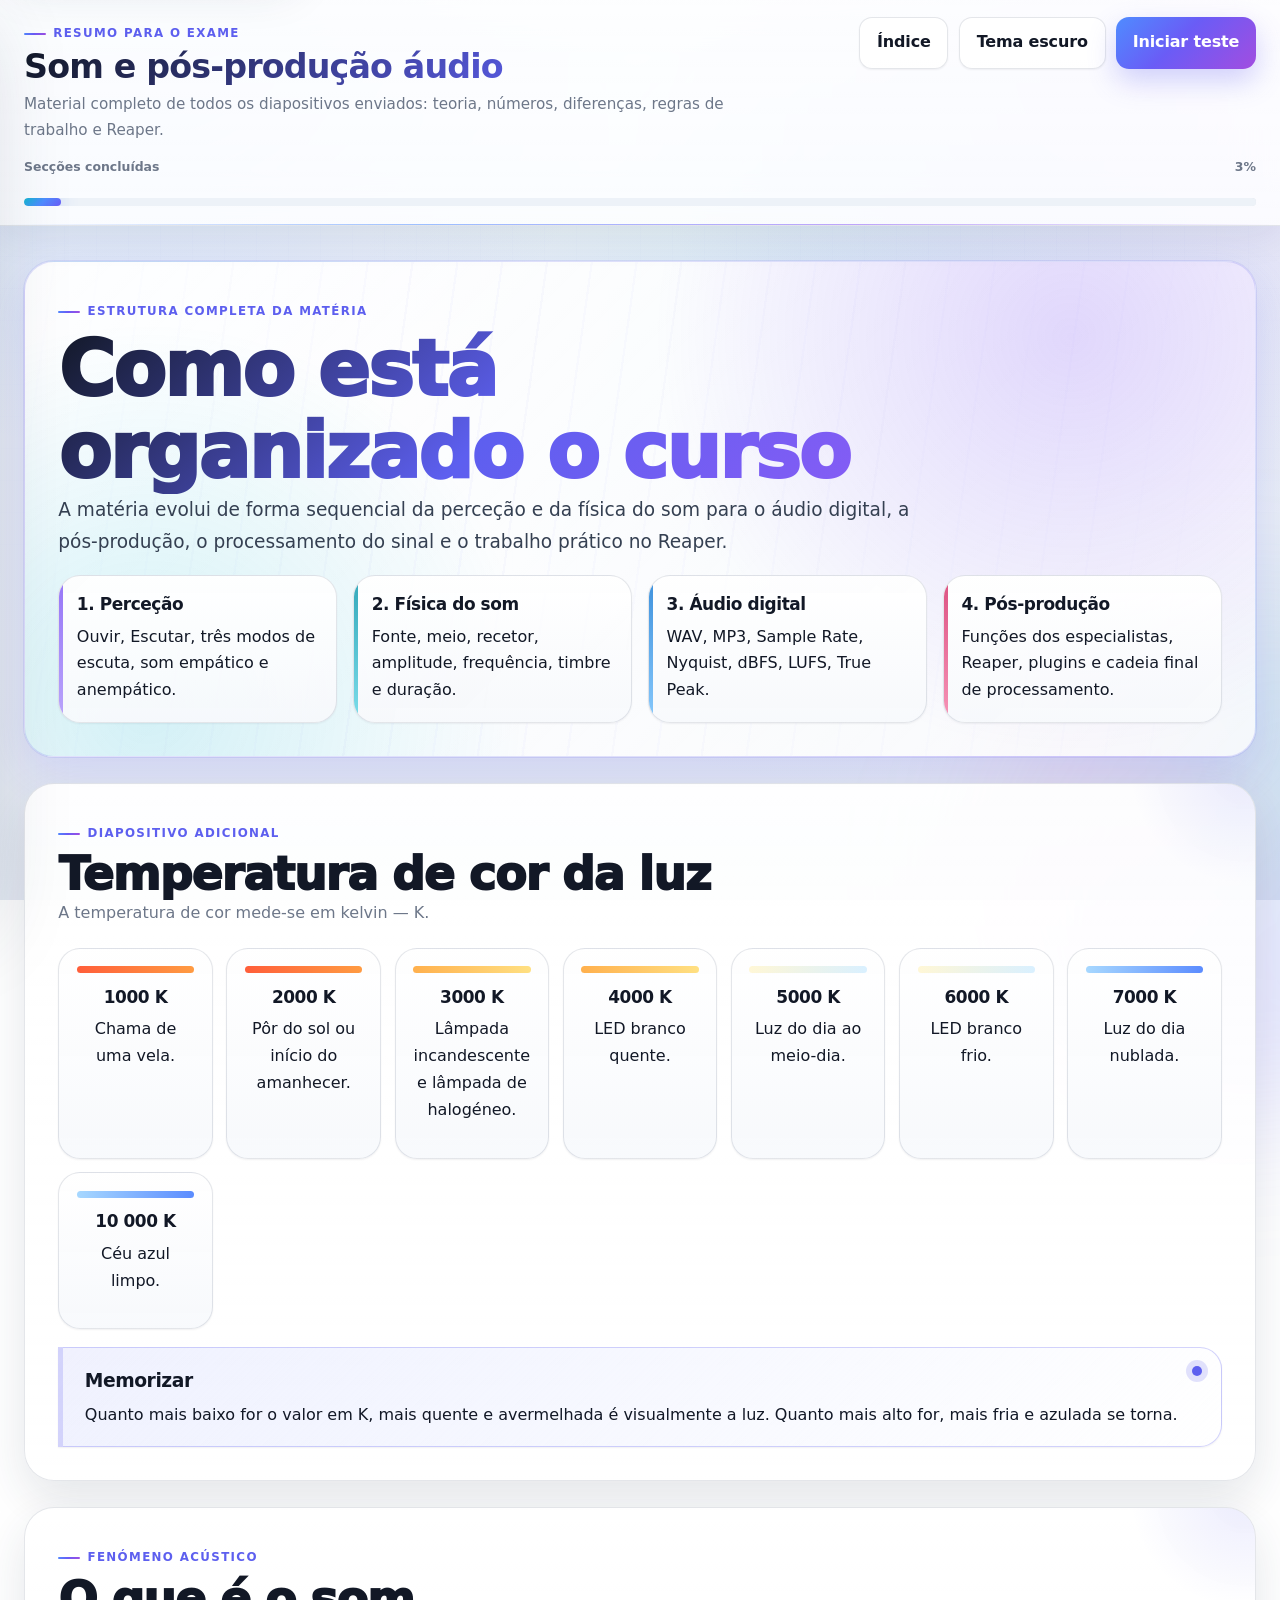
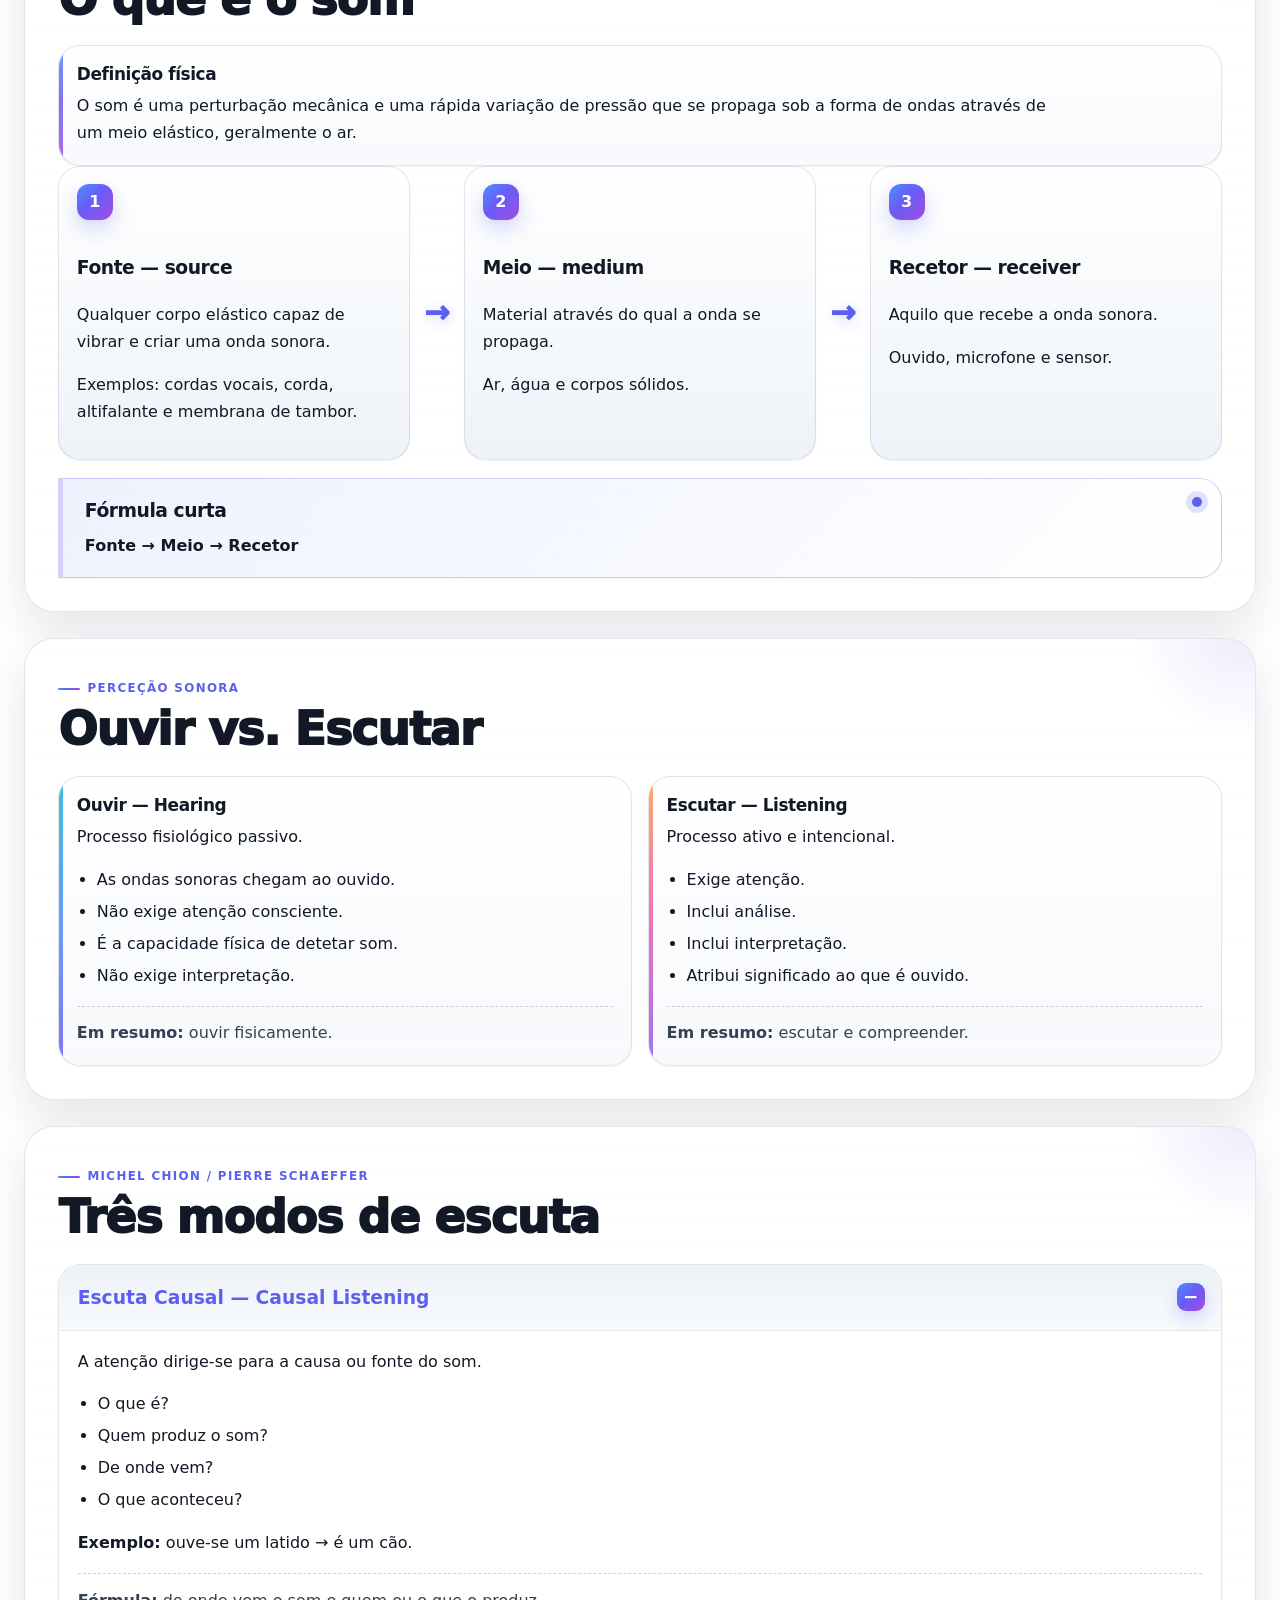
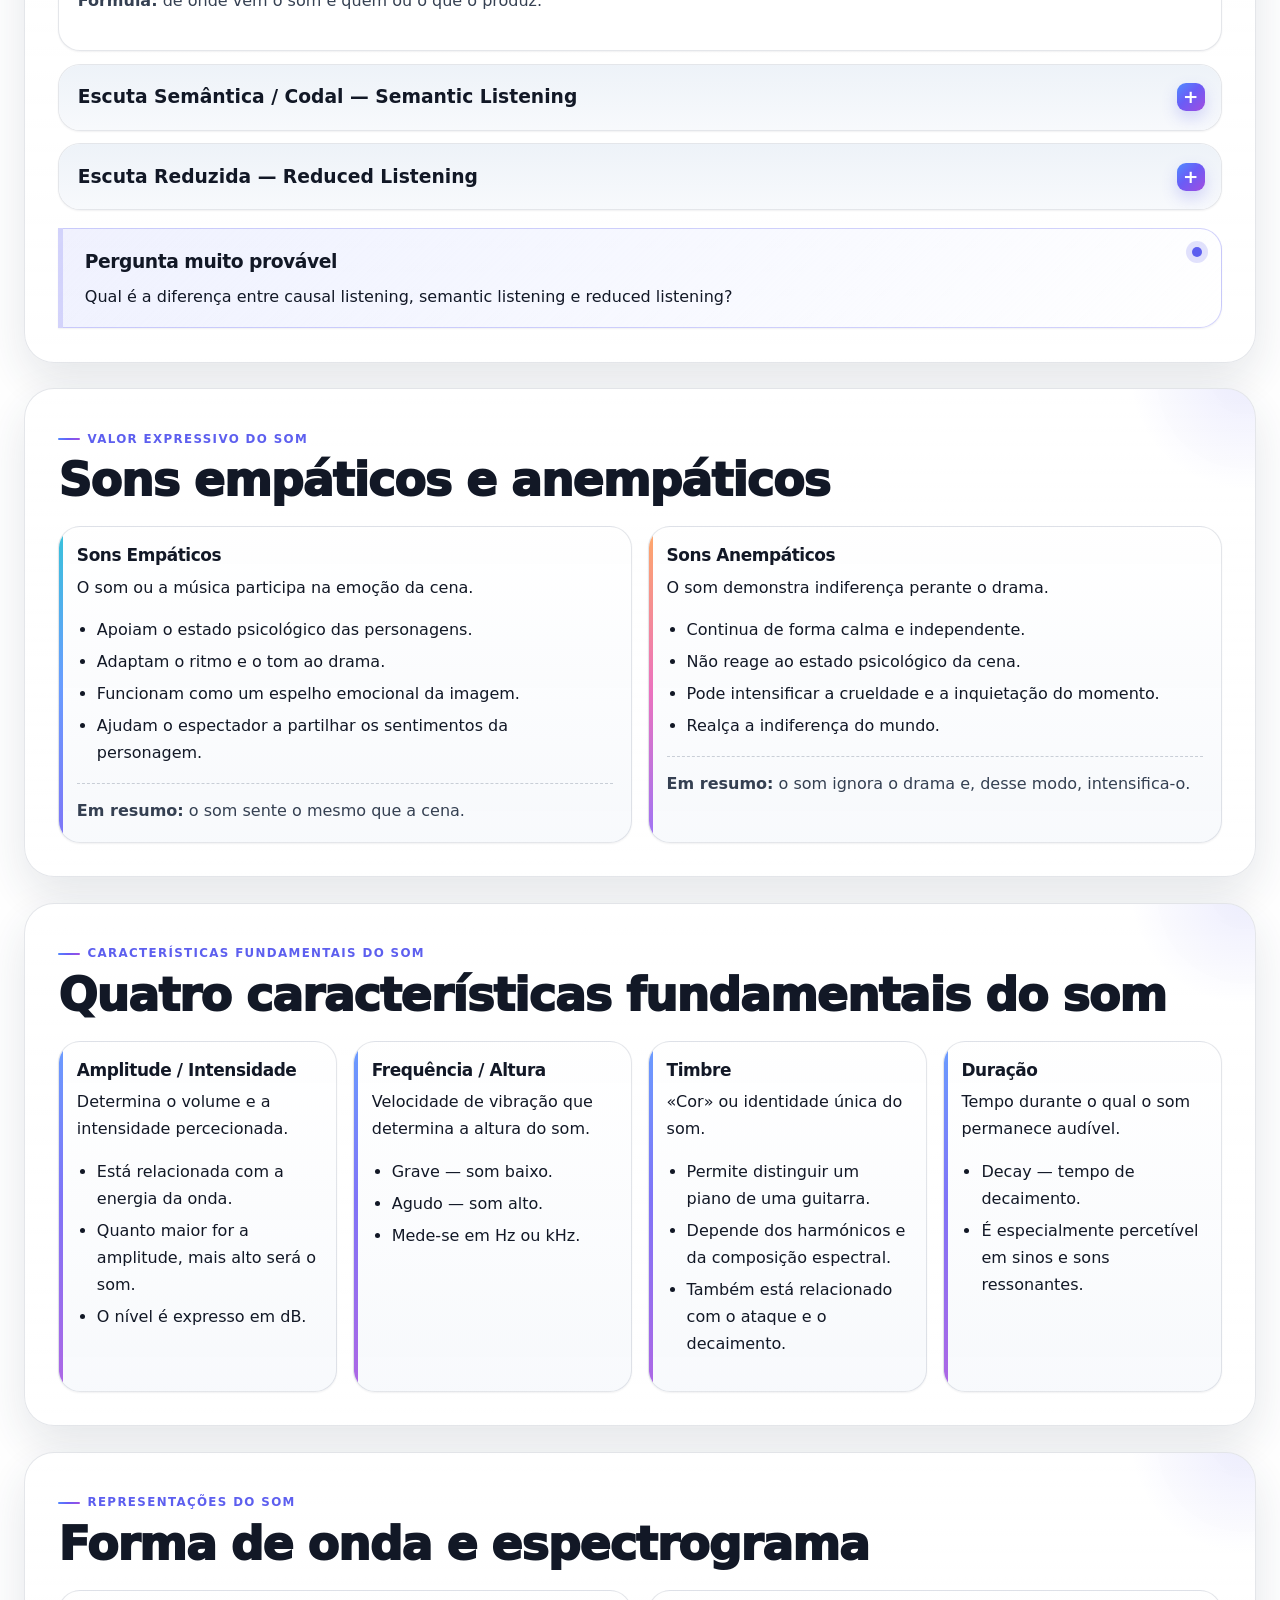
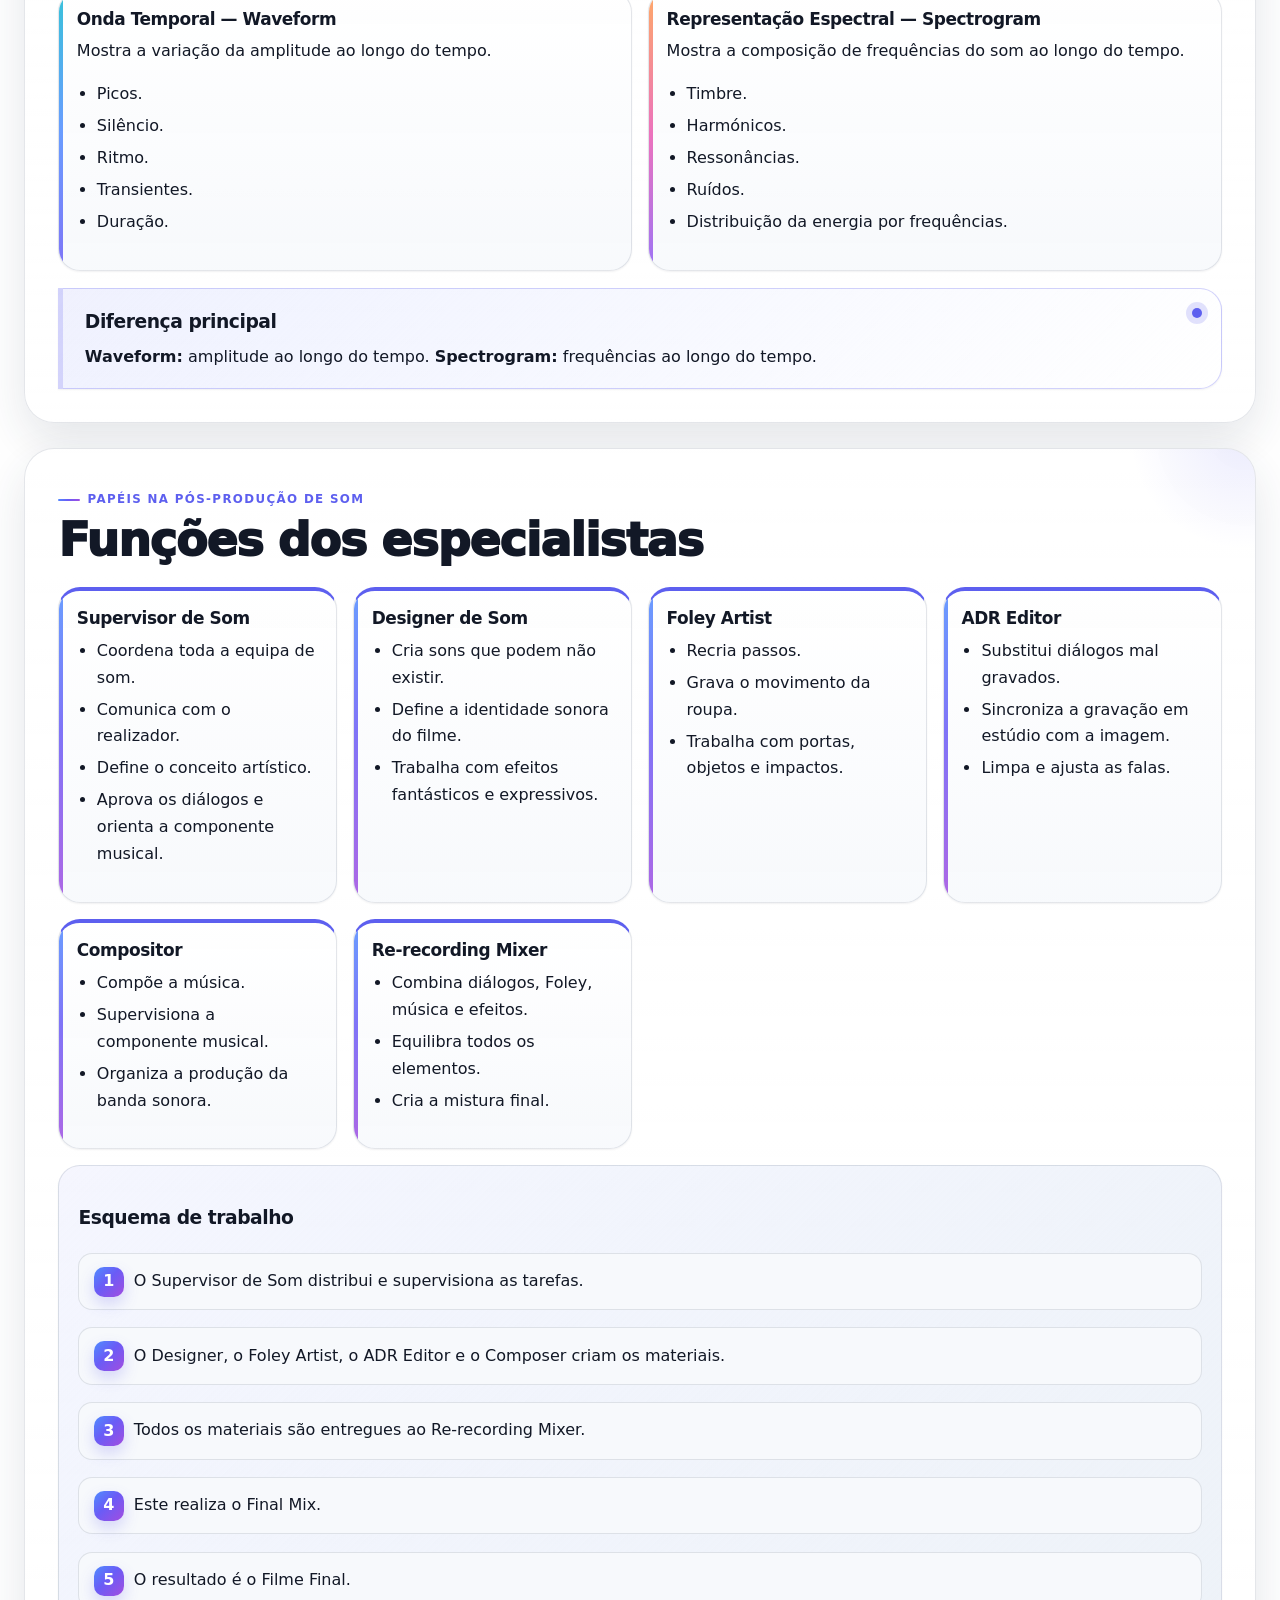
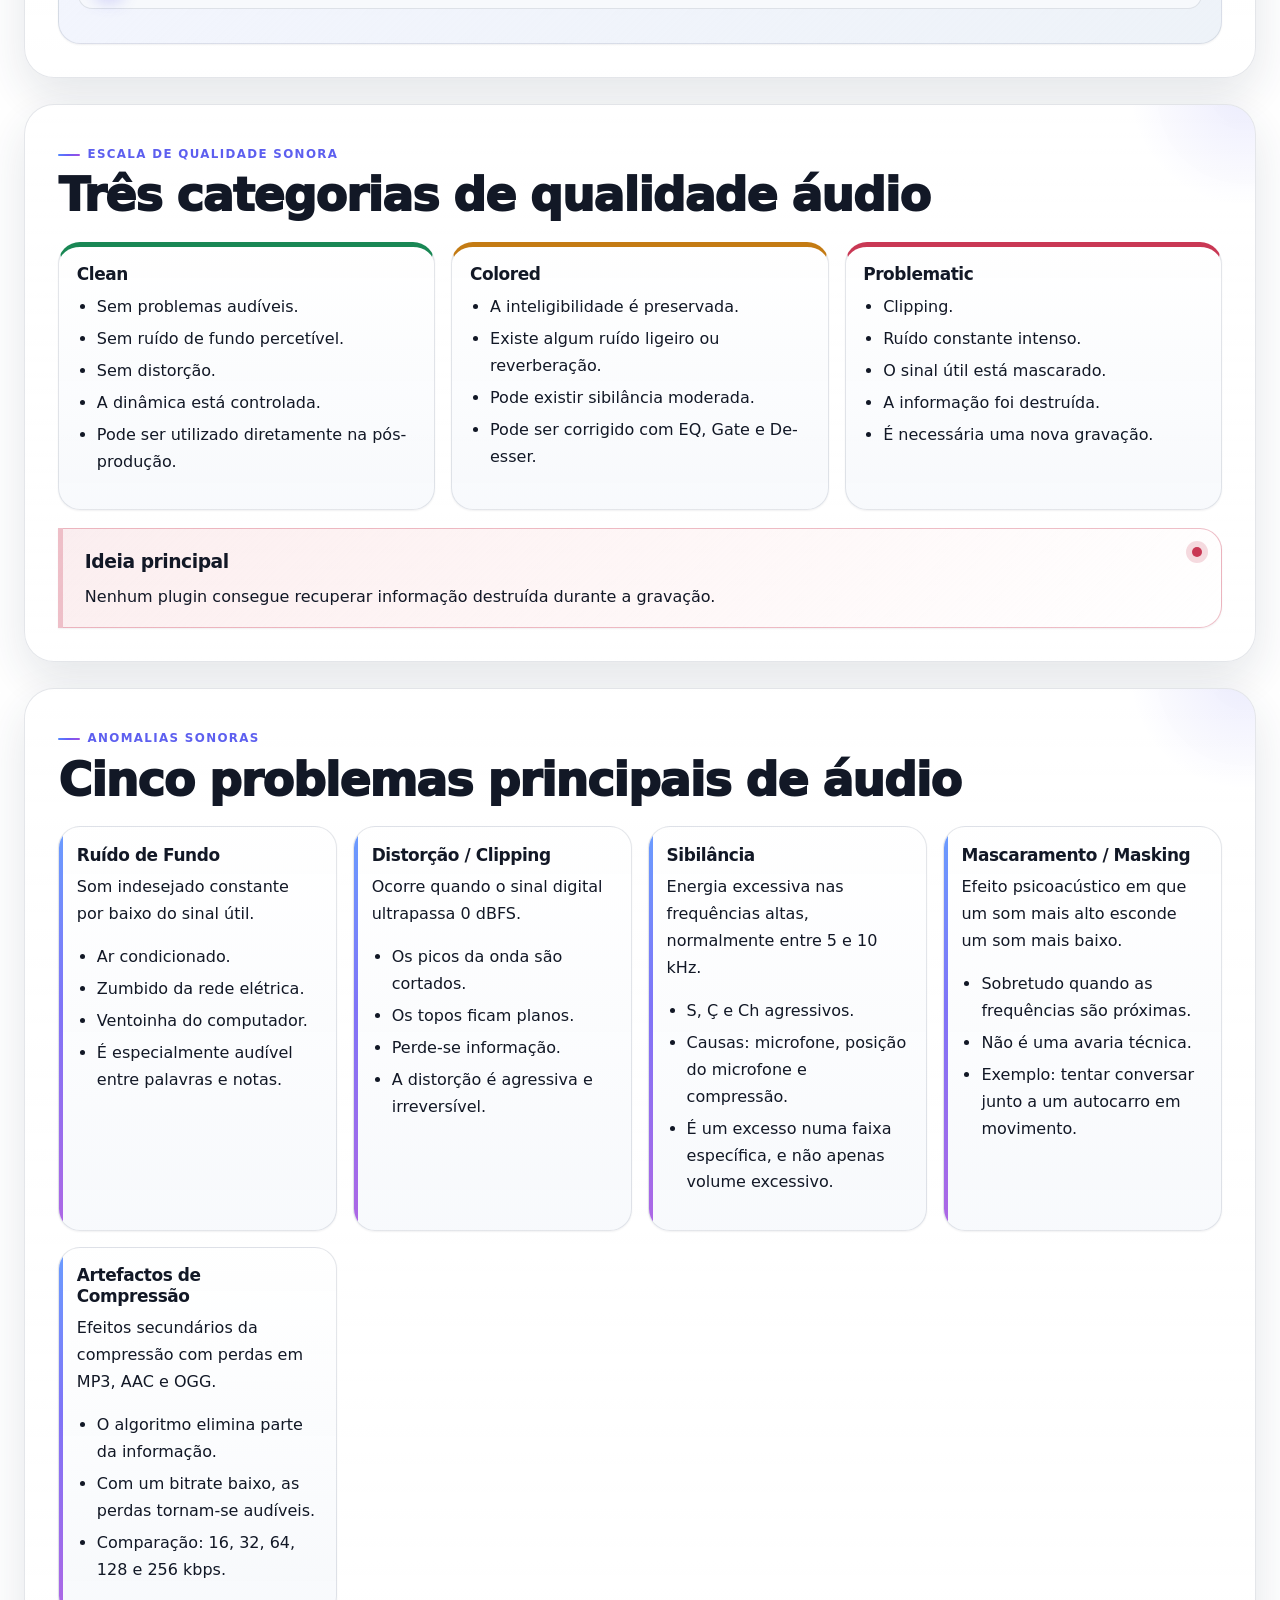
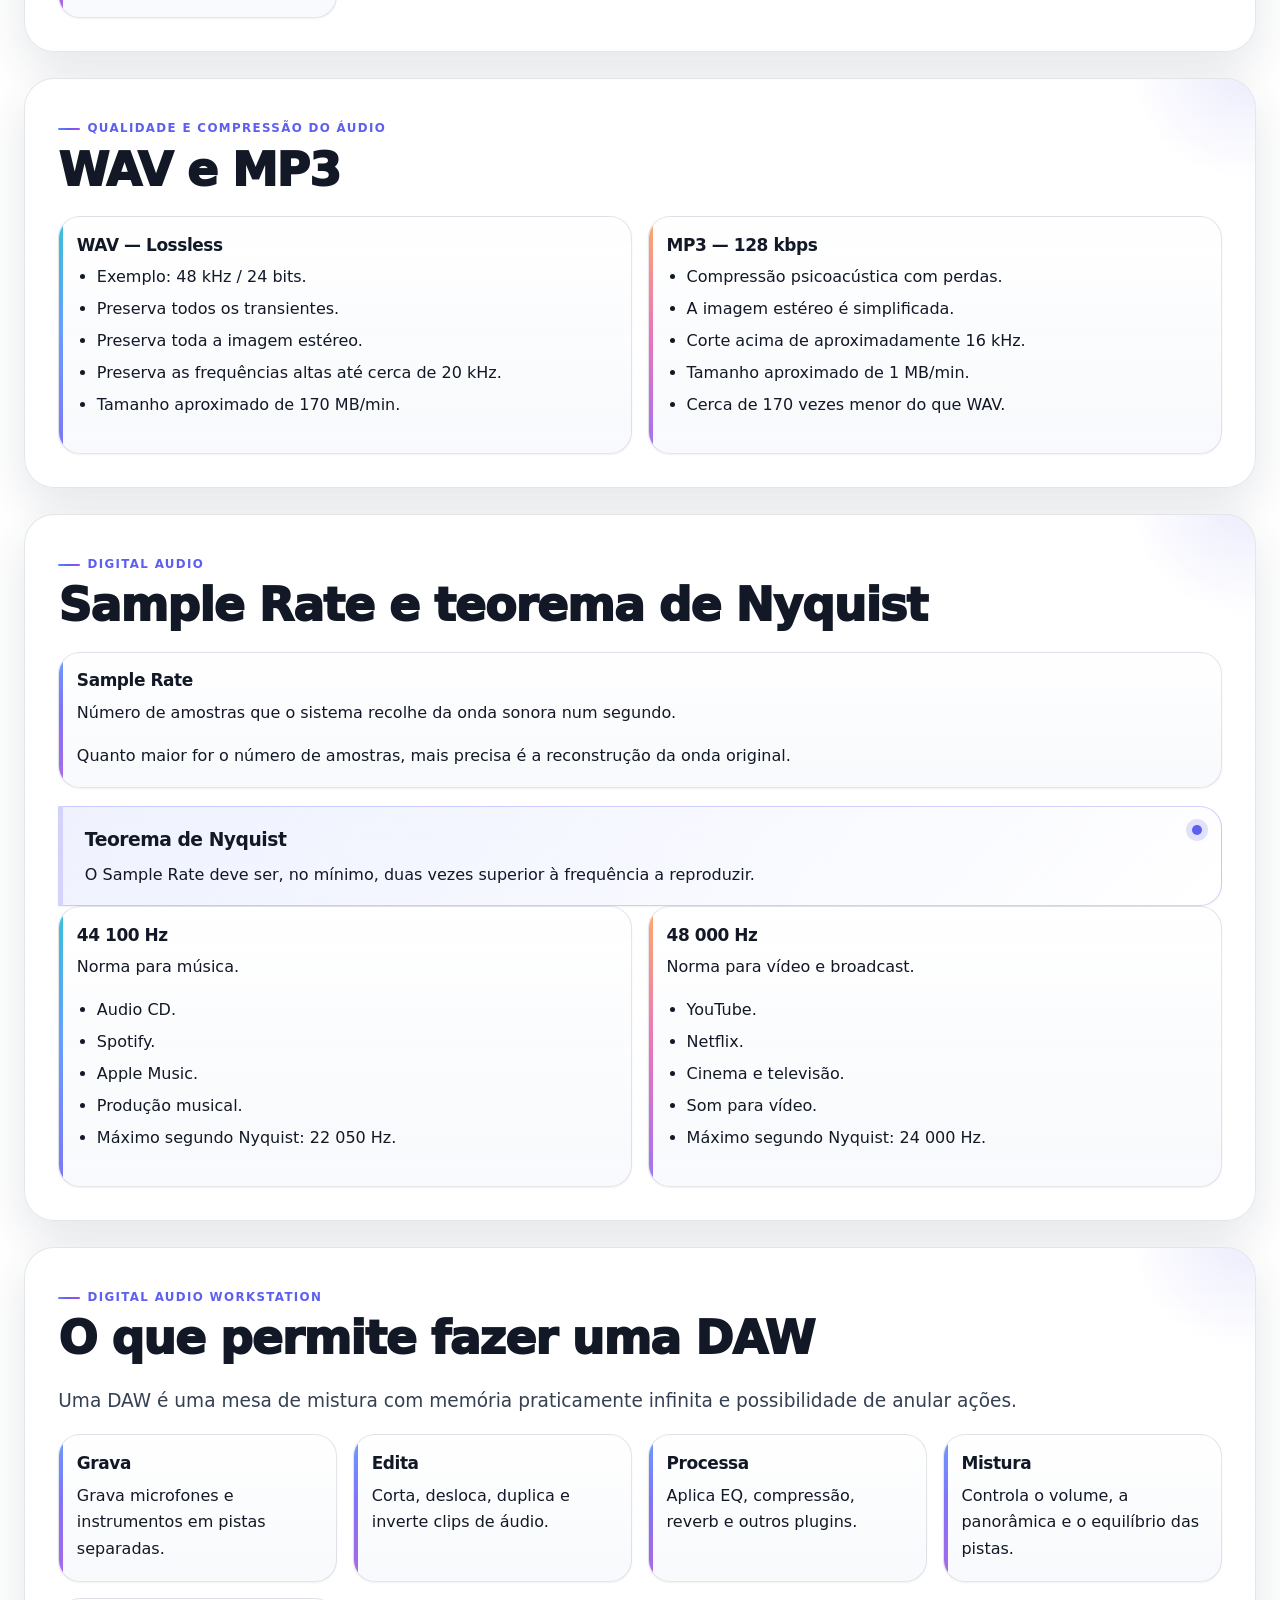
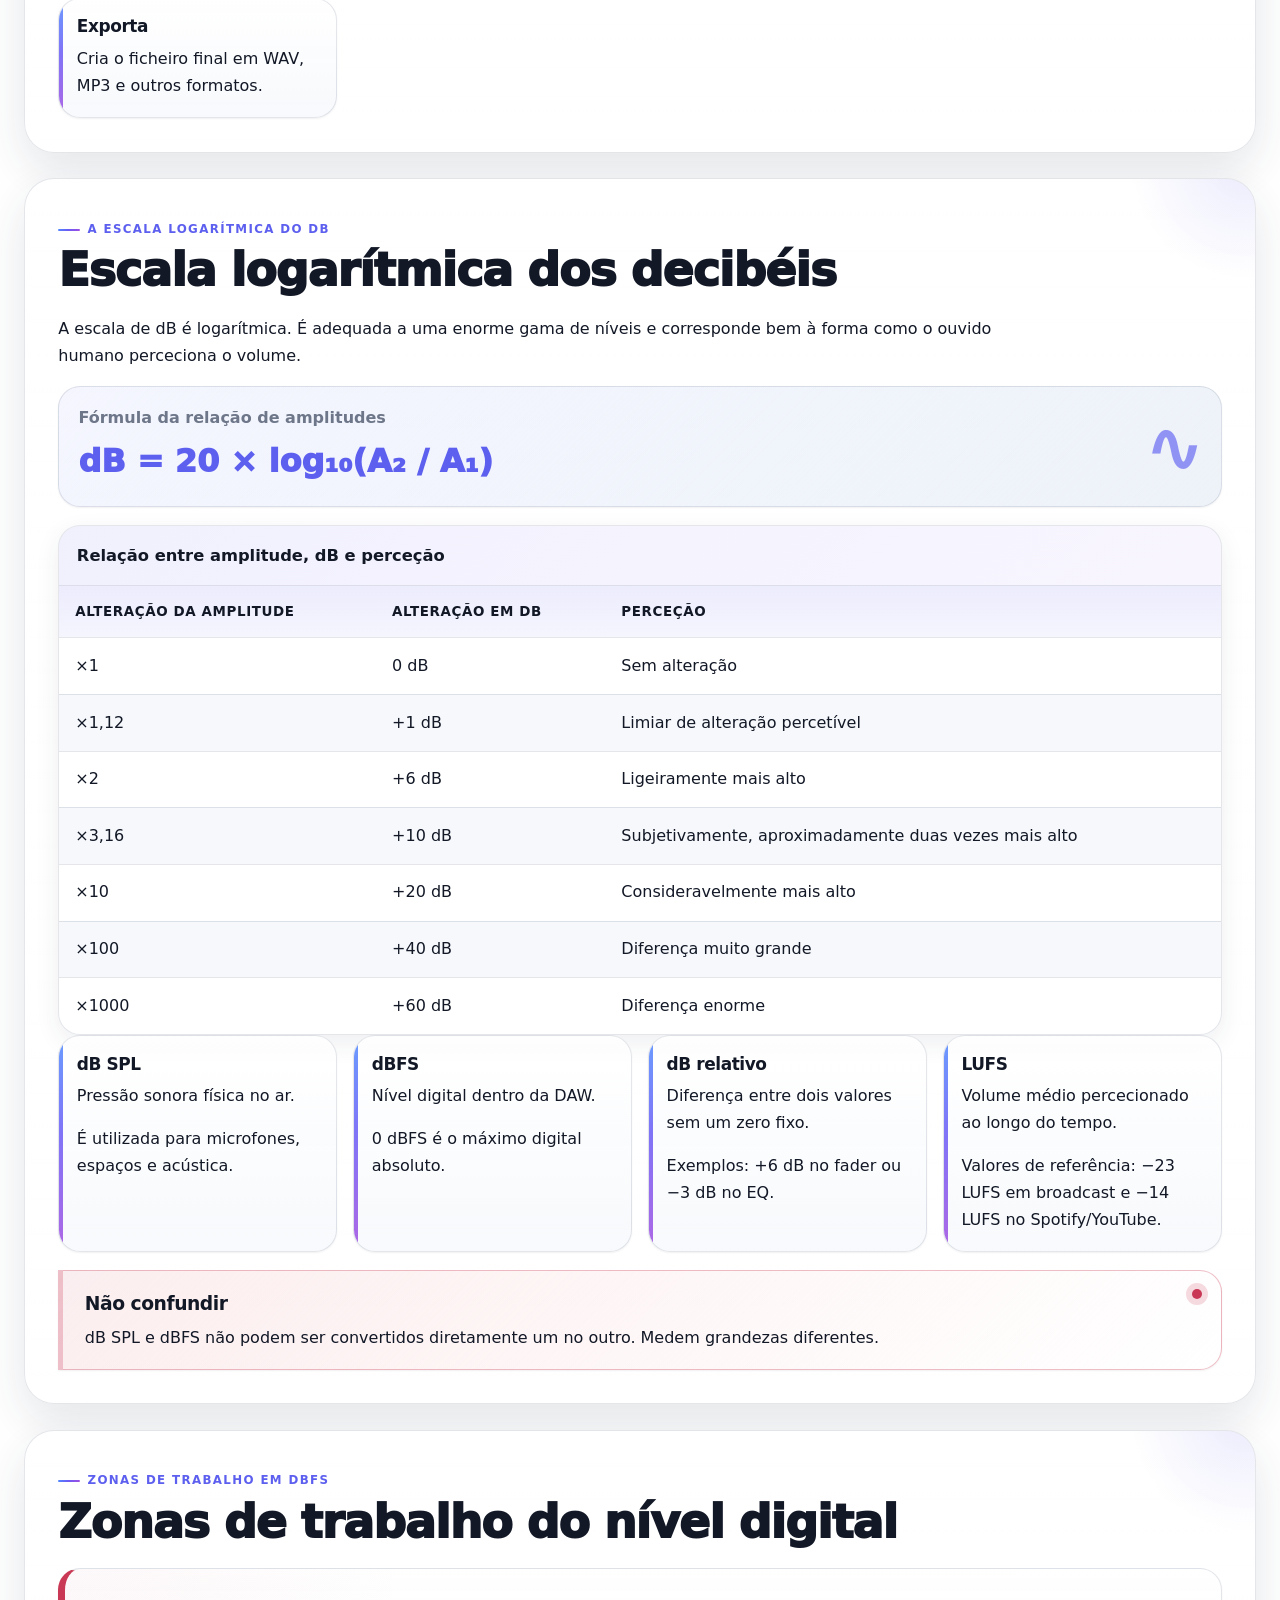
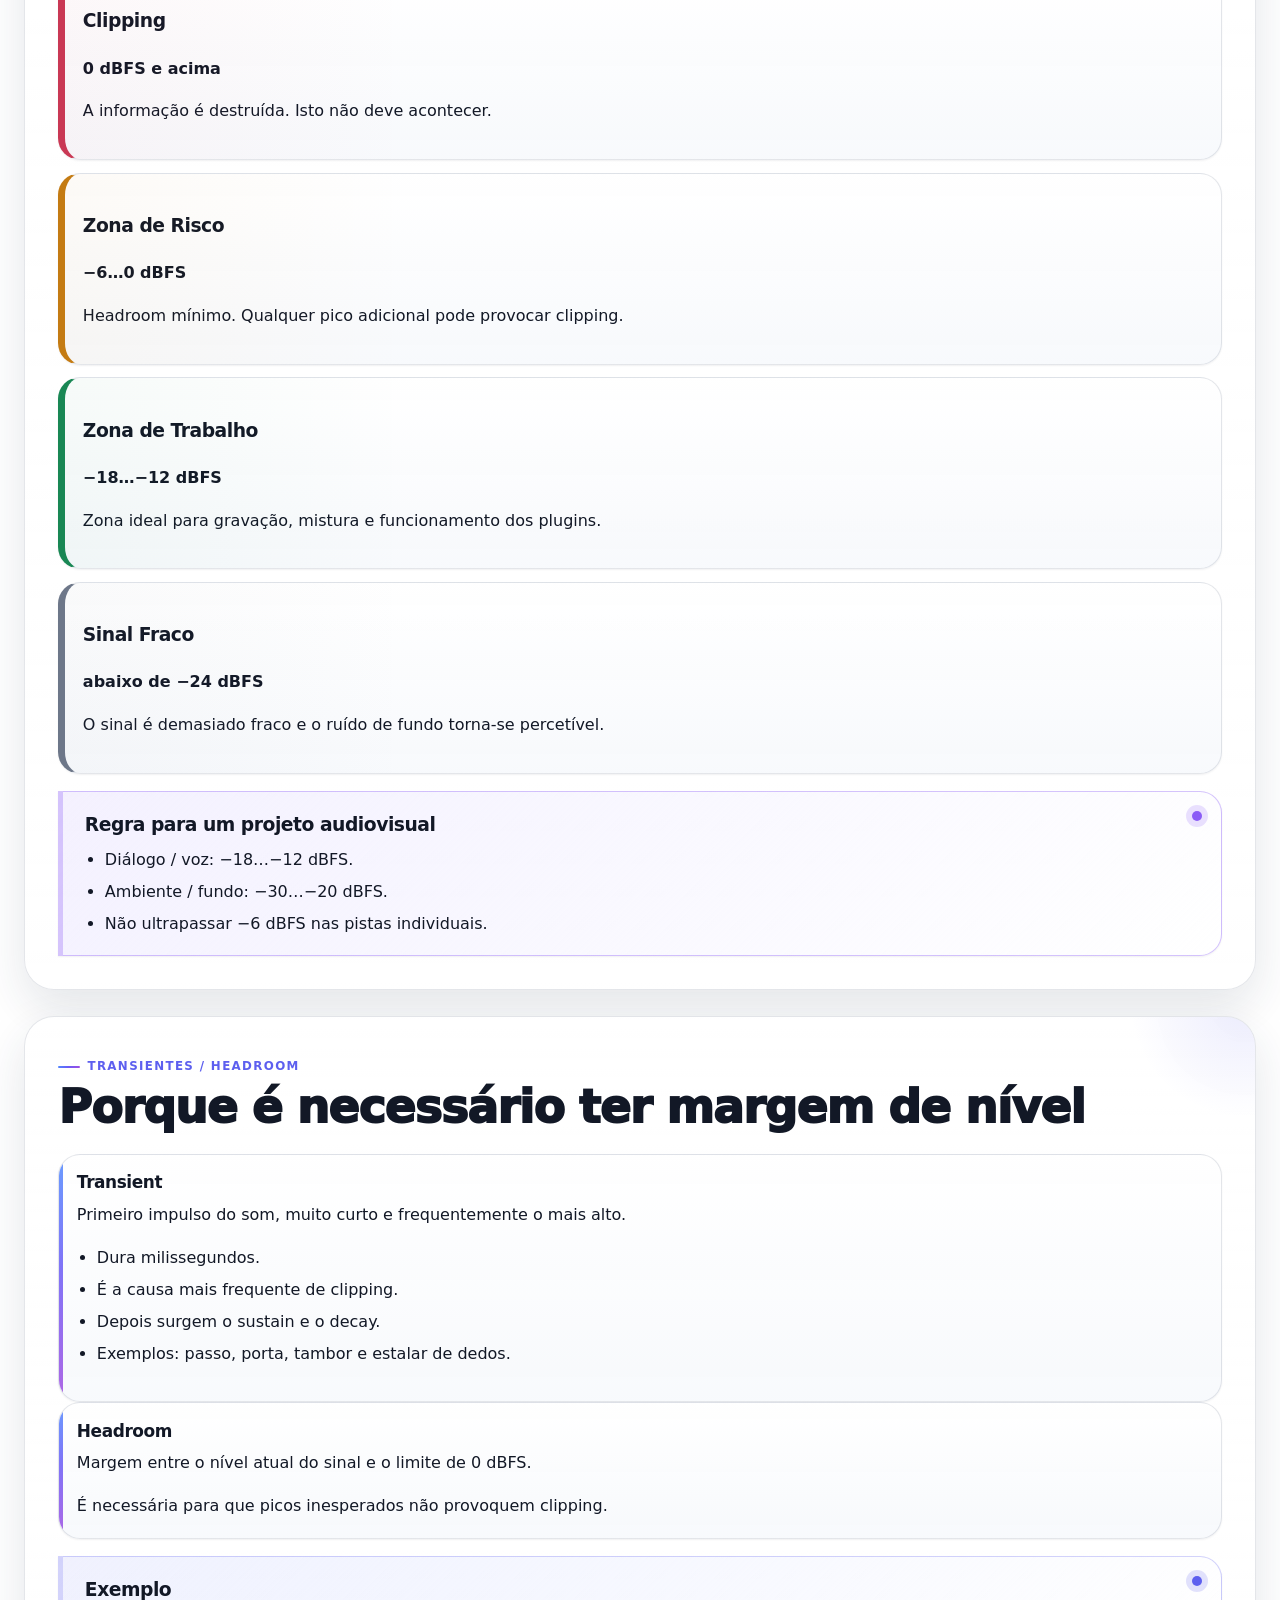
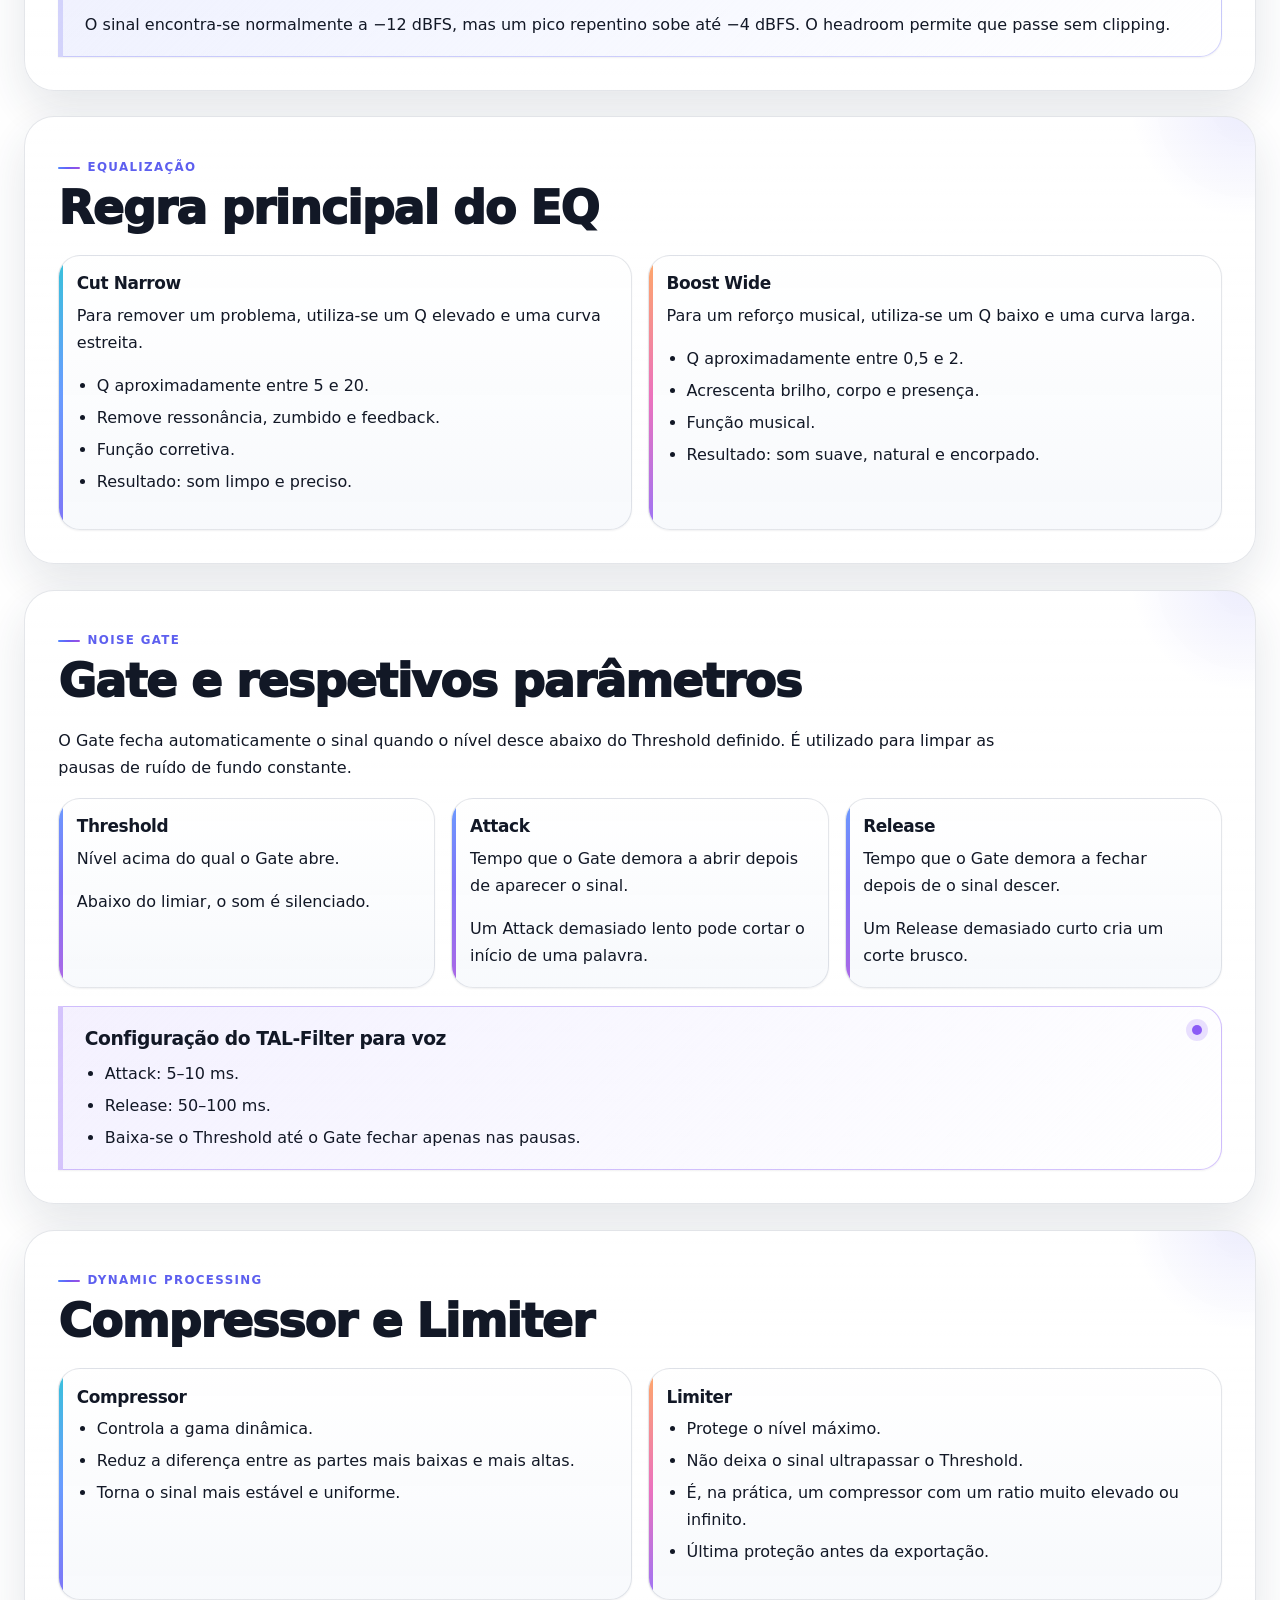
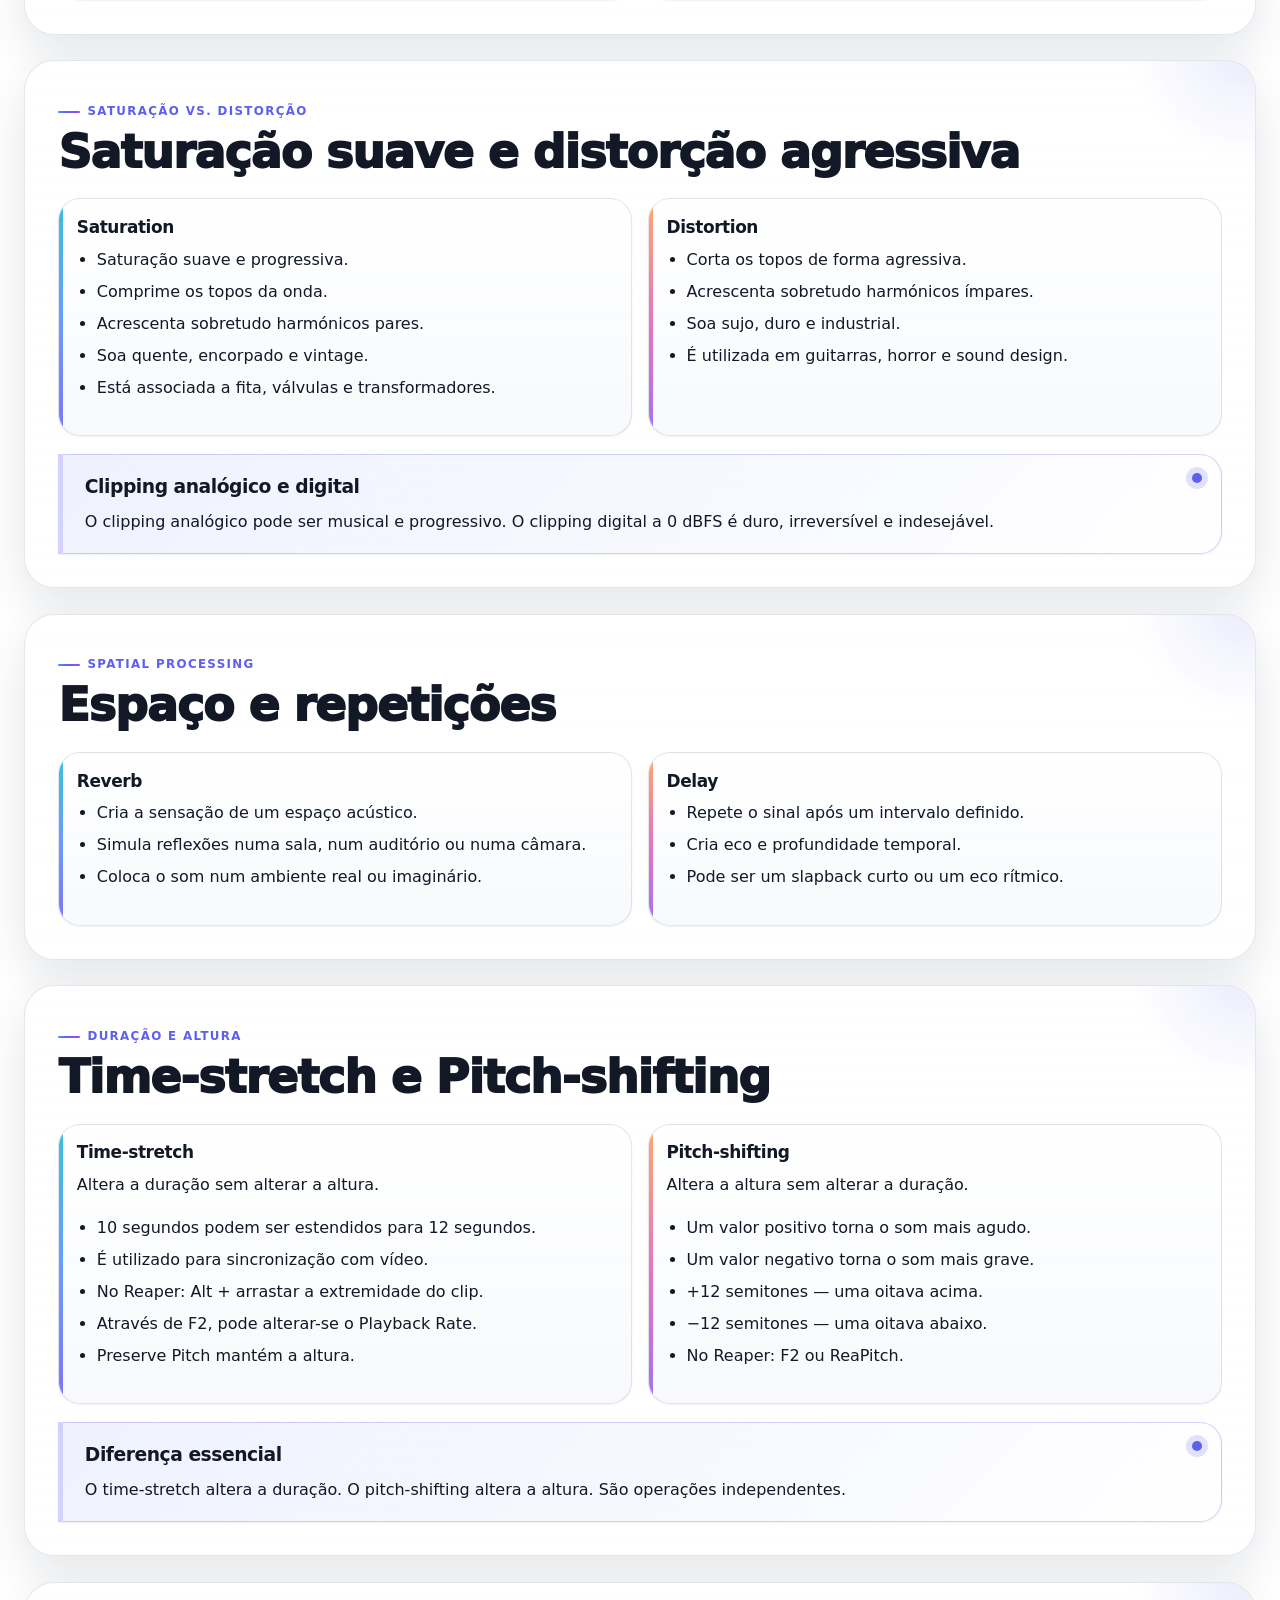
<file: index-PT.html>
<!DOCTYPE html>
<html lang="pt-PT">
<head>
  <meta charset="UTF-8">
  <meta name="viewport" content="width=device-width, initial-scale=1.0">
  <meta name="description" content="Resumo completo para preparação do exame sobre som, perceção auditiva, pós-produção e Reaper.">
  <meta name="author" content="OpenAI">
  <meta name="robots" content="noindex, nofollow">

  <title>Preparação para o exame — Som e pós-produção áudio</title>

  <link rel="stylesheet" href="css/styles.css">
  <script src="js/app.js" defer></script>
</head>

<body data-app="audio-exam-study" data-page="home">
  <a class="skip-link" href="#main-content">Ir para o conteúdo principal</a>

  <div class="site-shell" data-layout="study-app">
    <header class="site-header" data-component="site-header">
      <div class="site-header__inner">
        <div class="brand" data-component="brand">
          <p class="brand__eyebrow">Resumo para o exame</p>
          <h1 class="brand__title">Som e pós-produção áudio</h1>
          <p class="brand__subtitle">
            Material completo de todos os diapositivos enviados: teoria, números, diferenças, regras de trabalho e Reaper.
          </p>
        </div>

        <div class="header-actions" data-component="header-actions">
          <button
            class="button button--secondary"
            type="button"
            data-action="toggle-sidebar"
            aria-controls="study-sidebar"
            aria-expanded="false">
            Índice
          </button>

          <button
            class="button button--secondary"
            type="button"
            data-action="toggle-theme"
            aria-pressed="false">
            Tema
          </button>

          <button
            class="button button--primary"
            type="button"
            data-action="open-quiz"
            aria-controls="quiz-panel"
            aria-expanded="false">
            Iniciar teste
          </button>
        </div>
      </div>

      <div class="study-progress" data-component="study-progress" aria-label="Progresso de estudo">
        <div class="study-progress__meta">
          <span>Secções concluídas</span>
          <span data-progress-label>0%</span>
        </div>
        <progress class="study-progress__bar" max="100" value="0" data-progress-bar>0%</progress>
      </div>
    </header>

    <aside
      class="study-sidebar"
      id="study-sidebar"
      data-component="sidebar"
      aria-label="Navegação pelo resumo">

      <div class="study-sidebar__header">
        <h2 class="study-sidebar__title">Índice</h2>
        <button
          class="icon-button"
          type="button"
          data-action="close-sidebar"
          aria-label="Fechar o índice">
          ×
        </button>
      </div>

      <form class="study-search" role="search" data-component="search-form">
        <label class="study-search__label" for="study-search-input">Pesquisar no resumo</label>
        <input
          class="study-search__input"
          id="study-search-input"
          name="query"
          type="search"
          placeholder="Por exemplo: headroom, LUFS, Foley"
          autocomplete="off"
          data-search-input>
        <button class="study-search__clear" type="button" data-action="clear-search">Limpar</button>
      </form>

      <nav class="table-of-contents" aria-label="Secções do curso" data-component="table-of-contents">
        <ol class="table-of-contents__list">
          <li><a href="#overview">Visão geral do curso</a></li>
          <li><a href="#light-temperature">Temperatura de cor</a></li>
          <li><a href="#sound-basics">Física do som</a></li>
          <li><a href="#hearing-listening">Ouvir e Escutar</a></li>
          <li><a href="#listening-modes">Três modos de escuta</a></li>
          <li><a href="#expressive-value">Sons empáticos e anempáticos</a></li>
          <li><a href="#sound-properties">Características do som</a></li>
          <li><a href="#sound-representations">Forma de onda e espectrograma</a></li>
          <li><a href="#post-production-roles">Funções na pós-produção</a></li>
          <li><a href="#recording-quality">Qualidade da gravação</a></li>
          <li><a href="#audio-anomalies">Anomalias sonoras</a></li>
          <li><a href="#formats-compression">WAV, MP3 e compressão</a></li>
          <li><a href="#sample-rate">Sample Rate e Nyquist</a></li>
          <li><a href="#daw">DAW e Reaper</a></li>
          <li><a href="#decibels">Decibéis</a></li>
          <li><a href="#working-levels">Níveis de trabalho em dBFS</a></li>
          <li><a href="#transients-headroom">Transientes e headroom</a></li>
          <li><a href="#eq">Equalização</a></li>
          <li><a href="#gate">Gate</a></li>
          <li><a href="#compression-limiter">Compressor e Limiter</a></li>
          <li><a href="#saturation-distortion">Saturation e Distortion</a></li>
          <li><a href="#reverb-delay">Reverb e Delay</a></li>
          <li><a href="#time-pitch">Time-stretch e Pitch-shifting</a></li>
          <li><a href="#sound-design">Sound Design</a></li>
          <li><a href="#loudness-meter">Youlean Loudness Meter</a></li>
          <li><a href="#signal-chain">Cadeia de processamento</a></li>
          <li><a href="#plugins">Plugins</a></li>
          <li><a href="#reaper-shortcuts">Atalhos de teclado do Reaper</a></li>
          <li><a href="#spectral-analysis-deep">Análise espectral detalhada</a></li>
          <li><a href="#postproduction-workflow-deep">Workflow completo de pós-produção</a></li>
          <li><a href="#digital-audio-deep">Áudio digital: análise aprofundada</a></li>
          <li><a href="#db-deep">dB, dBFS e LUFS: análise aprofundada</a></li>
          <li><a href="#processors-deep">Processadores de áudio: análise aprofundada</a></li>
          <li><a href="#reaper-practice">Prática no Reaper</a></li>
          <li><a href="#exam-scenarios">Situações de exame</a></li>
          <li><a href="#terminology-glossary">Glossário de termos</a></li>
          <li><a href="#exam-cheatsheet">Cábula para o exame</a></li>
          <li><a href="#quiz-panel">Teste de treino</a></li>
        </ol>
      </nav>
    </aside>

    <main class="main-content" id="main-content" tabindex="-1">
      <section
        class="hero-section"
        id="overview"
        data-section
        data-section-title="Visão geral do curso">
        <div class="hero-section__content">
          <p class="section-kicker">Estrutura completa da matéria</p>
          <h2 class="hero-section__title">Como está organizado o curso</h2>
          <p class="hero-section__lead">
            A matéria evolui de forma sequencial da perceção e da física do som para o áudio
            digital, a pós-produção, o processamento do sinal e o trabalho prático no Reaper.
          </p>

          <div class="topic-grid" data-component="topic-grid">
            <article class="topic-card" data-topic="psychoacoustics">
              <h3>1. Perceção</h3>
              <p>Ouvir, Escutar, três modos de escuta, som empático e anempático.</p>
            </article>

            <article class="topic-card" data-topic="physics">
              <h3>2. Física do som</h3>
              <p>Fonte, meio, recetor, amplitude, frequência, timbre e duração.</p>
            </article>

            <article class="topic-card" data-topic="digital-audio">
              <h3>3. Áudio digital</h3>
              <p>WAV, MP3, Sample Rate, Nyquist, dBFS, LUFS, True Peak.</p>
            </article>

            <article class="topic-card" data-topic="postproduction">
              <h3>4. Pós-produção</h3>
              <p>Funções dos especialistas, Reaper, plugins e cadeia final de processamento.</p>
            </article>
          </div>
        </div>
      </section>

      <section
        class="study-section"
        id="light-temperature"
        data-section
        data-section-title="Temperatura de cor da luz">
        <header class="section-header">
          <p class="section-kicker">Diapositivo adicional</p>
          <h2>Temperatura de cor da luz</h2>
          <p>A temperatura de cor mede-se em kelvin — K.</p>
        </header>

        <div class="scale-list" data-component="temperature-scale">
          <article class="scale-item" data-kelvin="1000">
            <h3>1000 K</h3>
            <p>Chama de uma vela.</p>
          </article>
          <article class="scale-item" data-kelvin="2000">
            <h3>2000 K</h3>
            <p>Pôr do sol ou início do amanhecer.</p>
          </article>
          <article class="scale-item" data-kelvin="3000">
            <h3>3000 K</h3>
            <p>Lâmpada incandescente e lâmpada de halogéneo.</p>
          </article>
          <article class="scale-item" data-kelvin="4000">
            <h3>4000 K</h3>
            <p>LED branco quente.</p>
          </article>
          <article class="scale-item" data-kelvin="5000">
            <h3>5000 K</h3>
            <p>Luz do dia ao meio-dia.</p>
          </article>
          <article class="scale-item" data-kelvin="6000">
            <h3>6000 K</h3>
            <p>LED branco frio.</p>
          </article>
          <article class="scale-item" data-kelvin="7000">
            <h3>7000 K</h3>
            <p>Luz do dia nublada.</p>
          </article>
          <article class="scale-item" data-kelvin="10000">
            <h3>10 000 K</h3>
            <p>Céu azul limpo.</p>
          </article>
        </div>

        <aside class="exam-note" data-note-type="remember">
          <h3>Memorizar</h3>
          <p>Quanto mais baixo for o valor em K, mais quente e avermelhada é visualmente a luz. Quanto mais alto for, mais fria e azulada se torna.</p>
        </aside>
      </section>

      <section
        class="study-section"
        id="sound-basics"
        data-section
        data-section-title="Física do som">
        <header class="section-header">
          <p class="section-kicker">Fenómeno Acústico</p>
          <h2>O que é o som</h2>
        </header>

        <article class="definition-card" data-term="sound">
          <h3>Definição física</h3>
          <p>
            O som é uma perturbação mecânica e uma rápida variação de pressão que se propaga sob a
            forma de ondas através de um meio elástico, geralmente o ar.
          </p>
        </article>

        <div class="process-flow" data-component="process-flow" aria-label="Fonte, meio e recetor">
          <article class="process-step" data-step="source">
            <span class="process-step__number">1</span>
            <h3>Fonte — source</h3>
            <p>Qualquer corpo elástico capaz de vibrar e criar uma onda sonora.</p>
            <p class="examples">Exemplos: cordas vocais, corda, altifalante e membrana de tambor.</p>
          </article>

          <div class="process-flow__arrow" aria-hidden="true">→</div>

          <article class="process-step" data-step="medium">
            <span class="process-step__number">2</span>
            <h3>Meio — medium</h3>
            <p>Material através do qual a onda se propaga.</p>
            <p class="examples">Ar, água e corpos sólidos.</p>
          </article>

          <div class="process-flow__arrow" aria-hidden="true">→</div>

          <article class="process-step" data-step="receiver">
            <span class="process-step__number">3</span>
            <h3>Recetor — receiver</h3>
            <p>Aquilo que recebe a onda sonora.</p>
            <p class="examples">Ouvido, microfone e sensor.</p>
          </article>
        </div>

        <aside class="exam-note" data-note-type="formula">
          <h3>Fórmula curta</h3>
          <p><strong>Fonte → Meio → Recetor</strong></p>
        </aside>
      </section>

      <section
        class="study-section"
        id="hearing-listening"
        data-section
        data-section-title="Ouvir e Escutar">
        <header class="section-header">
          <p class="section-kicker">Perceção sonora</p>
          <h2>Ouvir vs. Escutar</h2>
        </header>

        <div class="comparison-grid" data-component="comparison">
          <article class="comparison-card" data-compare="ouvir">
            <h3>Ouvir — Hearing</h3>
            <p>Processo fisiológico passivo.</p>
            <ul>
              <li>As ondas sonoras chegam ao ouvido.</li>
              <li>Não exige atenção consciente.</li>
              <li>É a capacidade física de detetar som.</li>
              <li>Não exige interpretação.</li>
            </ul>
            <p class="summary-line"><strong>Em resumo:</strong> ouvir fisicamente.</p>
          </article>

          <article class="comparison-card" data-compare="escutar">
            <h3>Escutar — Listening</h3>
            <p>Processo ativo e intencional.</p>
            <ul>
              <li>Exige atenção.</li>
              <li>Inclui análise.</li>
              <li>Inclui interpretação.</li>
              <li>Atribui significado ao que é ouvido.</li>
            </ul>
            <p class="summary-line"><strong>Em resumo:</strong> escutar e compreender.</p>
          </article>
        </div>
      </section>

      <section
        class="study-section"
        id="listening-modes"
        data-section
        data-section-title="Três modos de escuta">
        <header class="section-header">
          <p class="section-kicker">Michel Chion / Pierre Schaeffer</p>
          <h2>Três modos de escuta</h2>
        </header>

        <div class="accordion" data-component="accordion" data-accordion-group="listening-modes">
          <article class="accordion-item" data-accordion-item>
            <h3>
              <button
                class="accordion-trigger"
                type="button"
                aria-expanded="true"
                aria-controls="panel-causal"
                id="trigger-causal"
                data-action="toggle-accordion">
                Escuta Causal — Causal Listening
              </button>
            </h3>
            <div
              class="accordion-panel"
              id="panel-causal"
              role="region"
              aria-labelledby="trigger-causal">
              <p>A atenção dirige-se para a causa ou fonte do som.</p>
              <ul>
                <li>O que é?</li>
                <li>Quem produz o som?</li>
                <li>De onde vem?</li>
                <li>O que aconteceu?</li>
              </ul>
              <p><strong>Exemplo:</strong> ouve-se um latido → é um cão.</p>
              <p class="summary-line"><strong>Fórmula:</strong> de onde vem o som e quem ou o que o produz.</p>
            </div>
          </article>

          <article class="accordion-item" data-accordion-item>
            <h3>
              <button
                class="accordion-trigger"
                type="button"
                aria-expanded="false"
                aria-controls="panel-semantic"
                id="trigger-semantic"
                data-action="toggle-accordion">
                Escuta Semântica / Codal — Semantic Listening
              </button>
            </h3>
            <div
              class="accordion-panel"
              id="panel-semantic"
              role="region"
              aria-labelledby="trigger-semantic"
              hidden>
              <p>O som é entendido como um código ou uma linguagem que transmite uma mensagem.</p>
              <ul>
                <li>Fala.</li>
                <li>Código Morse.</li>
                <li>Sistemas de sinalização.</li>
                <li>Códigos sonoros.</li>
              </ul>
              <p>
                Na escuta semântica, o código Morse representa uma mensagem. Na escuta causal, a
                fonte poderia ser identificada como um telégrafo.
              </p>
              <p class="summary-line"><strong>Fórmula:</strong> o que significa o som.</p>
            </div>
          </article>

          <article class="accordion-item" data-accordion-item>
            <h3>
              <button
                class="accordion-trigger"
                type="button"
                aria-expanded="false"
                aria-controls="panel-reduced"
                id="trigger-reduced"
                data-action="toggle-accordion">
                Escuta Reduzida — Reduced Listening
              </button>
            </h3>
            <div
              class="accordion-panel"
              id="panel-reduced"
              role="region"
              aria-labelledby="trigger-reduced"
              hidden>
              <p>
                O som é analisado por si próprio, independentemente da fonte, da causa e do significado.
              </p>
              <ul>
                <li>Frequência e altura.</li>
                <li>Timbre e textura.</li>
                <li>Amplitude.</li>
                <li>Ritmo.</li>
                <li>Espectro.</li>
                <li>Ataque e ressonância.</li>
              </ul>
              <blockquote>
                Não «é a voz de uma criança», mas sim «o sinal tem demasiadas frequências altas».
              </blockquote>
              <p>É utilizada em EQ, compressão, análise espectral e processamento técnico.</p>
              <p class="summary-line"><strong>Fórmula:</strong> como o sinal soa fisicamente.</p>
            </div>
          </article>
        </div>

        <aside class="exam-note" data-note-type="important">
          <h3>Pergunta muito provável</h3>
          <p>Qual é a diferença entre causal listening, semantic listening e reduced listening?</p>
        </aside>
      </section>

      <section
        class="study-section"
        id="expressive-value"
        data-section
        data-section-title="Valor expressivo do som">
        <header class="section-header">
          <p class="section-kicker">Valor Expressivo do Som</p>
          <h2>Sons empáticos e anempáticos</h2>
        </header>

        <div class="comparison-grid" data-component="comparison">
          <article class="comparison-card" data-compare="empathetic">
            <h3>Sons Empáticos</h3>
            <p>O som ou a música participa na emoção da cena.</p>
            <ul>
              <li>Apoiam o estado psicológico das personagens.</li>
              <li>Adaptam o ritmo e o tom ao drama.</li>
              <li>Funcionam como um espelho emocional da imagem.</li>
              <li>Ajudam o espectador a partilhar os sentimentos da personagem.</li>
            </ul>
            <p class="summary-line"><strong>Em resumo:</strong> o som sente o mesmo que a cena.</p>
          </article>

          <article class="comparison-card" data-compare="anempathetic">
            <h3>Sons Anempáticos</h3>
            <p>O som demonstra indiferença perante o drama.</p>
            <ul>
              <li>Continua de forma calma e independente.</li>
              <li>Não reage ao estado psicológico da cena.</li>
              <li>Pode intensificar a crueldade e a inquietação do momento.</li>
              <li>Realça a indiferença do mundo.</li>
            </ul>
            <p class="summary-line"><strong>Em resumo:</strong> o som ignora o drama e, desse modo, intensifica-o.</p>
          </article>
        </div>
      </section>

      <section
        class="study-section"
        id="sound-properties"
        data-section
        data-section-title="Características do som">
        <header class="section-header">
          <p class="section-kicker">Características Fundamentais do Som</p>
          <h2>Quatro características fundamentais do som</h2>
        </header>

        <div class="definition-grid" data-component="definition-grid">
          <article class="definition-card" data-term="amplitude">
            <h3>Amplitude / Intensidade</h3>
            <p>Determina o volume e a intensidade percecionada.</p>
            <ul>
              <li>Está relacionada com a energia da onda.</li>
              <li>Quanto maior for a amplitude, mais alto será o som.</li>
              <li>O nível é expresso em dB.</li>
            </ul>
          </article>

          <article class="definition-card" data-term="frequency">
            <h3>Frequência / Altura</h3>
            <p>Velocidade de vibração que determina a altura do som.</p>
            <ul>
              <li>Grave — som baixo.</li>
              <li>Agudo — som alto.</li>
              <li>Mede-se em Hz ou kHz.</li>
            </ul>
          </article>

          <article class="definition-card" data-term="timbre">
            <h3>Timbre</h3>
            <p>«Cor» ou identidade única do som.</p>
            <ul>
              <li>Permite distinguir um piano de uma guitarra.</li>
              <li>Depende dos harmónicos e da composição espectral.</li>
              <li>Também está relacionado com o ataque e o decaimento.</li>
            </ul>
          </article>

          <article class="definition-card" data-term="duration">
            <h3>Duração</h3>
            <p>Tempo durante o qual o som permanece audível.</p>
            <ul>
              <li>Decay — tempo de decaimento.</li>
              <li>É especialmente percetível em sinos e sons ressonantes.</li>
            </ul>
          </article>
        </div>
      </section>

      <section
        class="study-section"
        id="sound-representations"
        data-section
        data-section-title="Representações do som">
        <header class="section-header">
          <p class="section-kicker">Representações do Som</p>
          <h2>Forma de onda e espectrograma</h2>
        </header>

        <div class="comparison-grid" data-component="comparison">
          <article class="comparison-card" data-compare="waveform">
            <h3>Onda Temporal — Waveform</h3>
            <p>Mostra a variação da amplitude ao longo do tempo.</p>
            <ul>
              <li>Picos.</li>
              <li>Silêncio.</li>
              <li>Ritmo.</li>
              <li>Transientes.</li>
              <li>Duração.</li>
            </ul>
          </article>

          <article class="comparison-card" data-compare="spectrogram">
            <h3>Representação Espectral — Spectrogram</h3>
            <p>Mostra a composição de frequências do som ao longo do tempo.</p>
            <ul>
              <li>Timbre.</li>
              <li>Harmónicos.</li>
              <li>Ressonâncias.</li>
              <li>Ruídos.</li>
              <li>Distribuição da energia por frequências.</li>
            </ul>
          </article>
        </div>

        <aside class="exam-note" data-note-type="difference">
          <h3>Diferença principal</h3>
          <p><strong>Waveform:</strong> amplitude ao longo do tempo. <strong>Spectrogram:</strong> frequências ao longo do tempo.</p>
        </aside>
      </section>

      <section
        class="study-section"
        id="post-production-roles"
        data-section
        data-section-title="Funções na pós-produção">
        <header class="section-header">
          <p class="section-kicker">Papéis na pós-produção de som</p>
          <h2>Funções dos especialistas</h2>
        </header>

        <div class="role-grid" data-component="role-grid">
          <article class="role-card" data-role="sound-supervisor">
            <h3>Supervisor de Som</h3>
            <ul>
              <li>Coordena toda a equipa de som.</li>
              <li>Comunica com o realizador.</li>
              <li>Define o conceito artístico.</li>
              <li>Aprova os diálogos e orienta a componente musical.</li>
            </ul>
          </article>

          <article class="role-card" data-role="sound-designer">
            <h3>Designer de Som</h3>
            <ul>
              <li>Cria sons que podem não existir.</li>
              <li>Define a identidade sonora do filme.</li>
              <li>Trabalha com efeitos fantásticos e expressivos.</li>
            </ul>
          </article>

          <article class="role-card" data-role="foley-artist">
            <h3>Foley Artist</h3>
            <ul>
              <li>Recria passos.</li>
              <li>Grava o movimento da roupa.</li>
              <li>Trabalha com portas, objetos e impactos.</li>
            </ul>
          </article>

          <article class="role-card" data-role="adr-editor">
            <h3>ADR Editor</h3>
            <ul>
              <li>Substitui diálogos mal gravados.</li>
              <li>Sincroniza a gravação em estúdio com a imagem.</li>
              <li>Limpa e ajusta as falas.</li>
            </ul>
          </article>

          <article class="role-card" data-role="composer">
            <h3>Compositor</h3>
            <ul>
              <li>Compõe a música.</li>
              <li>Supervisiona a componente musical.</li>
              <li>Organiza a produção da banda sonora.</li>
            </ul>
          </article>

          <article class="role-card" data-role="rerecording-mixer">
            <h3>Re-recording Mixer</h3>
            <ul>
              <li>Combina diálogos, Foley, música e efeitos.</li>
              <li>Equilibra todos os elementos.</li>
              <li>Cria a mistura final.</li>
            </ul>
          </article>
        </div>

        <div class="workflow-diagram" data-component="postproduction-workflow">
          <h3>Esquema de trabalho</h3>
          <ol class="workflow-diagram__steps">
            <li>O Supervisor de Som distribui e supervisiona as tarefas.</li>
            <li>O Designer, o Foley Artist, o ADR Editor e o Composer criam os materiais.</li>
            <li>Todos os materiais são entregues ao Re-recording Mixer.</li>
            <li>Este realiza o Final Mix.</li>
            <li>O resultado é o Filme Final.</li>
          </ol>
        </div>
      </section>

      <section
        class="study-section"
        id="recording-quality"
        data-section
        data-section-title="Qualidade da gravação">
        <header class="section-header">
          <p class="section-kicker">Escala de Qualidade Sonora</p>
          <h2>Três categorias de qualidade áudio</h2>
        </header>

        <div class="quality-grid" data-component="quality-scale">
          <article class="quality-card" data-quality="clean">
            <h3>Clean</h3>
            <ul>
              <li>Sem problemas audíveis.</li>
              <li>Sem ruído de fundo percetível.</li>
              <li>Sem distorção.</li>
              <li>A dinâmica está controlada.</li>
              <li>Pode ser utilizado diretamente na pós-produção.</li>
            </ul>
          </article>

          <article class="quality-card" data-quality="colored">
            <h3>Colored</h3>
            <ul>
              <li>A inteligibilidade é preservada.</li>
              <li>Existe algum ruído ligeiro ou reverberação.</li>
              <li>Pode existir sibilância moderada.</li>
              <li>Pode ser corrigido com EQ, Gate e De-esser.</li>
            </ul>
          </article>

          <article class="quality-card" data-quality="problematic">
            <h3>Problematic</h3>
            <ul>
              <li>Clipping.</li>
              <li>Ruído constante intenso.</li>
              <li>O sinal útil está mascarado.</li>
              <li>A informação foi destruída.</li>
              <li>É necessária uma nova gravação.</li>
            </ul>
          </article>
        </div>

        <aside class="exam-note" data-note-type="warning">
          <h3>Ideia principal</h3>
          <p>Nenhum plugin consegue recuperar informação destruída durante a gravação.</p>
        </aside>
      </section>

      <section
        class="study-section"
        id="audio-anomalies"
        data-section
        data-section-title="Anomalias sonoras">
        <header class="section-header">
          <p class="section-kicker">Anomalias Sonoras</p>
          <h2>Cinco problemas principais de áudio</h2>
        </header>

        <div class="definition-grid" data-component="definition-grid">
          <article class="definition-card" data-term="background-noise">
            <h3>Ruído de Fundo</h3>
            <p>Som indesejado constante por baixo do sinal útil.</p>
            <ul>
              <li>Ar condicionado.</li>
              <li>Zumbido da rede elétrica.</li>
              <li>Ventoinha do computador.</li>
              <li>É especialmente audível entre palavras e notas.</li>
            </ul>
          </article>

          <article class="definition-card" data-term="clipping">
            <h3>Distorção / Clipping</h3>
            <p>Ocorre quando o sinal digital ultrapassa 0 dBFS.</p>
            <ul>
              <li>Os picos da onda são cortados.</li>
              <li>Os topos ficam planos.</li>
              <li>Perde-se informação.</li>
              <li>A distorção é agressiva e irreversível.</li>
            </ul>
          </article>

          <article class="definition-card" data-term="sibilance">
            <h3>Sibilância</h3>
            <p>Energia excessiva nas frequências altas, normalmente entre 5 e 10 kHz.</p>
            <ul>
              <li>S, Ç e Ch agressivos.</li>
              <li>Causas: microfone, posição do microfone e compressão.</li>
              <li>É um excesso numa faixa específica, e não apenas volume excessivo.</li>
            </ul>
          </article>

          <article class="definition-card" data-term="masking">
            <h3>Mascaramento / Masking</h3>
            <p>Efeito psicoacústico em que um som mais alto esconde um som mais baixo.</p>
            <ul>
              <li>Sobretudo quando as frequências são próximas.</li>
              <li>Não é uma avaria técnica.</li>
              <li>Exemplo: tentar conversar junto a um autocarro em movimento.</li>
            </ul>
          </article>

          <article class="definition-card" data-term="compression-artifacts">
            <h3>Artefactos de Compressão</h3>
            <p>Efeitos secundários da compressão com perdas em MP3, AAC e OGG.</p>
            <ul>
              <li>O algoritmo elimina parte da informação.</li>
              <li>Com um bitrate baixo, as perdas tornam-se audíveis.</li>
              <li>Comparação: 16, 32, 64, 128 e 256 kbps.</li>
            </ul>
          </article>
        </div>
      </section>

      <section
        class="study-section"
        id="formats-compression"
        data-section
        data-section-title="WAV, MP3 e compressão">
        <header class="section-header">
          <p class="section-kicker">Qualidade e Compressão do Áudio</p>
          <h2>WAV e MP3</h2>
        </header>

        <div class="comparison-grid" data-component="comparison">
          <article class="comparison-card" data-compare="wav">
            <h3>WAV — Lossless</h3>
            <ul>
              <li>Exemplo: 48 kHz / 24 bits.</li>
              <li>Preserva todos os transientes.</li>
              <li>Preserva toda a imagem estéreo.</li>
              <li>Preserva as frequências altas até cerca de 20 kHz.</li>
              <li>Tamanho aproximado de 170 MB/min.</li>
            </ul>
          </article>

          <article class="comparison-card" data-compare="mp3">
            <h3>MP3 — 128 kbps</h3>
            <ul>
              <li>Compressão psicoacústica com perdas.</li>
              <li>A imagem estéreo é simplificada.</li>
              <li>Corte acima de aproximadamente 16 kHz.</li>
              <li>Tamanho aproximado de 1 MB/min.</li>
              <li>Cerca de 170 vezes menor do que WAV.</li>
            </ul>
          </article>
        </div>
      </section>

      <section
        class="study-section"
        id="sample-rate"
        data-section
        data-section-title="Sample Rate e Nyquist">
        <header class="section-header">
          <p class="section-kicker">Digital Audio</p>
          <h2>Sample Rate e teorema de Nyquist</h2>
        </header>

        <article class="definition-card" data-term="sample-rate">
          <h3>Sample Rate</h3>
          <p>Número de amostras que o sistema recolhe da onda sonora num segundo.</p>
          <p>Quanto maior for o número de amostras, mais precisa é a reconstrução da onda original.</p>
        </article>

        <aside class="exam-note" data-note-type="formula">
          <h3>Teorema de Nyquist</h3>
          <p>O Sample Rate deve ser, no mínimo, duas vezes superior à frequência a reproduzir.</p>
        </aside>

        <div class="comparison-grid" data-component="comparison">
          <article class="comparison-card" data-compare="44100">
            <h3>44 100 Hz</h3>
            <p>Norma para música.</p>
            <ul>
              <li>Audio CD.</li>
              <li>Spotify.</li>
              <li>Apple Music.</li>
              <li>Produção musical.</li>
              <li>Máximo segundo Nyquist: 22 050 Hz.</li>
            </ul>
          </article>

          <article class="comparison-card" data-compare="48000">
            <h3>48 000 Hz</h3>
            <p>Norma para vídeo e broadcast.</p>
            <ul>
              <li>YouTube.</li>
              <li>Netflix.</li>
              <li>Cinema e televisão.</li>
              <li>Som para vídeo.</li>
              <li>Máximo segundo Nyquist: 24 000 Hz.</li>
            </ul>
          </article>
        </div>
      </section>

      <section
        class="study-section"
        id="daw"
        data-section
        data-section-title="DAW e Reaper">
        <header class="section-header">
          <p class="section-kicker">Digital Audio Workstation</p>
          <h2>O que permite fazer uma DAW</h2>
        </header>

        <p class="lead-text">Uma DAW é uma mesa de mistura com memória praticamente infinita e possibilidade de anular ações.</p>

        <div class="feature-grid" data-component="feature-grid">
          <article class="feature-card" data-feature="record">
            <h3>Grava</h3>
            <p>Grava microfones e instrumentos em pistas separadas.</p>
          </article>
          <article class="feature-card" data-feature="edit">
            <h3>Edita</h3>
            <p>Corta, desloca, duplica e inverte clips de áudio.</p>
          </article>
          <article class="feature-card" data-feature="process">
            <h3>Processa</h3>
            <p>Aplica EQ, compressão, reverb e outros plugins.</p>
          </article>
          <article class="feature-card" data-feature="mix">
            <h3>Mistura</h3>
            <p>Controla o volume, a panorâmica e o equilíbrio das pistas.</p>
          </article>
          <article class="feature-card" data-feature="export">
            <h3>Exporta</h3>
            <p>Cria o ficheiro final em WAV, MP3 e outros formatos.</p>
          </article>
        </div>
      </section>

      <section
        class="study-section"
        id="decibels"
        data-section
        data-section-title="Decibéis">
        <header class="section-header">
          <p class="section-kicker">A Escala Logarítmica do dB</p>
          <h2>Escala logarítmica dos decibéis</h2>
        </header>

        <p>
          A escala de dB é logarítmica. É adequada a uma enorme gama de níveis e corresponde
          bem à forma como o ouvido humano perceciona o volume.
        </p>

        <div class="formula-block" data-component="formula">
          <p class="formula-block__label">Fórmula da relação de amplitudes</p>
          <p class="formula-block__value">dB = 20 × log₁₀(A₂ / A₁)</p>
        </div>

        <div class="responsive-table" data-component="table-wrapper">
          <table class="study-table">
            <caption>Relação entre amplitude, dB e perceção</caption>
            <thead>
              <tr>
                <th scope="col">Alteração da amplitude</th>
                <th scope="col">Alteração em dB</th>
                <th scope="col">Perceção</th>
              </tr>
            </thead>
            <tbody>
              <tr><td>×1</td><td>0 dB</td><td>Sem alteração</td></tr>
              <tr><td>×1,12</td><td>+1 dB</td><td>Limiar de alteração percetível</td></tr>
              <tr><td>×2</td><td>+6 dB</td><td>Ligeiramente mais alto</td></tr>
              <tr><td>×3,16</td><td>+10 dB</td><td>Subjetivamente, aproximadamente duas vezes mais alto</td></tr>
              <tr><td>×10</td><td>+20 dB</td><td>Consideravelmente mais alto</td></tr>
              <tr><td>×100</td><td>+40 dB</td><td>Diferença muito grande</td></tr>
              <tr><td>×1000</td><td>+60 dB</td><td>Diferença enorme</td></tr>
            </tbody>
          </table>
        </div>

        <div class="definition-grid" data-component="definition-grid">
          <article class="definition-card" data-term="db-spl">
            <h3>dB SPL</h3>
            <p>Pressão sonora física no ar.</p>
            <p>É utilizada para microfones, espaços e acústica.</p>
          </article>

          <article class="definition-card" data-term="dbfs">
            <h3>dBFS</h3>
            <p>Nível digital dentro da DAW.</p>
            <p>0 dBFS é o máximo digital absoluto.</p>
          </article>

          <article class="definition-card" data-term="relative-db">
            <h3>dB relativo</h3>
            <p>Diferença entre dois valores sem um zero fixo.</p>
            <p>Exemplos: +6 dB no fader ou −3 dB no EQ.</p>
          </article>

          <article class="definition-card" data-term="lufs">
            <h3>LUFS</h3>
            <p>Volume médio percecionado ao longo do tempo.</p>
            <p>Valores de referência: −23 LUFS em broadcast e −14 LUFS no Spotify/YouTube.</p>
          </article>
        </div>

        <aside class="exam-note" data-note-type="warning">
          <h3>Não confundir</h3>
          <p>dB SPL e dBFS não podem ser convertidos diretamente um no outro. Medem grandezas diferentes.</p>
        </aside>
      </section>

      <section
        class="study-section"
        id="working-levels"
        data-section
        data-section-title="Níveis de trabalho em dBFS">
        <header class="section-header">
          <p class="section-kicker">Zonas de Trabalho em dBFS</p>
          <h2>Zonas de trabalho do nível digital</h2>
        </header>

        <div class="level-scale" data-component="dbfs-scale">
          <article class="level-zone" data-zone="clipping">
            <h3>Clipping</h3>
            <p><strong>0 dBFS e acima</strong></p>
            <p>A informação é destruída. Isto não deve acontecer.</p>
          </article>

          <article class="level-zone" data-zone="risk">
            <h3>Zona de Risco</h3>
            <p><strong>−6…0 dBFS</strong></p>
            <p>Headroom mínimo. Qualquer pico adicional pode provocar clipping.</p>
          </article>

          <article class="level-zone" data-zone="work">
            <h3>Zona de Trabalho</h3>
            <p><strong>−18…−12 dBFS</strong></p>
            <p>Zona ideal para gravação, mistura e funcionamento dos plugins.</p>
          </article>

          <article class="level-zone" data-zone="weak">
            <h3>Sinal Fraco</h3>
            <p><strong>abaixo de −24 dBFS</strong></p>
            <p>O sinal é demasiado fraco e o ruído de fundo torna-se percetível.</p>
          </article>
        </div>

        <aside class="exam-note" data-note-type="numbers">
          <h3>Regra para um projeto audiovisual</h3>
          <ul>
            <li>Diálogo / voz: −18…−12 dBFS.</li>
            <li>Ambiente / fundo: −30…−20 dBFS.</li>
            <li>Não ultrapassar −6 dBFS nas pistas individuais.</li>
          </ul>
        </aside>
      </section>

      <section
        class="study-section"
        id="transients-headroom"
        data-section
        data-section-title="Transientes e headroom">
        <header class="section-header">
          <p class="section-kicker">Transientes / Headroom</p>
          <h2>Porque é necessário ter margem de nível</h2>
        </header>

        <article class="definition-card" data-term="transient">
          <h3>Transient</h3>
          <p>Primeiro impulso do som, muito curto e frequentemente o mais alto.</p>
          <ul>
            <li>Dura milissegundos.</li>
            <li>É a causa mais frequente de clipping.</li>
            <li>Depois surgem o sustain e o decay.</li>
            <li>Exemplos: passo, porta, tambor e estalar de dedos.</li>
          </ul>
        </article>

        <article class="definition-card" data-term="headroom">
          <h3>Headroom</h3>
          <p>Margem entre o nível atual do sinal e o limite de 0 dBFS.</p>
          <p>É necessária para que picos inesperados não provoquem clipping.</p>
        </article>

        <aside class="exam-note" data-note-type="example">
          <h3>Exemplo</h3>
          <p>O sinal encontra-se normalmente a −12 dBFS, mas um pico repentino sobe até −4 dBFS. O headroom permite que passe sem clipping.</p>
        </aside>
      </section>

      <section
        class="study-section"
        id="eq"
        data-section
        data-section-title="Equalização">
        <header class="section-header">
          <p class="section-kicker">Equalização</p>
          <h2>Regra principal do EQ</h2>
        </header>

        <div class="comparison-grid" data-component="comparison">
          <article class="comparison-card" data-compare="cut-narrow">
            <h3>Cut Narrow</h3>
            <p>Para remover um problema, utiliza-se um Q elevado e uma curva estreita.</p>
            <ul>
              <li>Q aproximadamente entre 5 e 20.</li>
              <li>Remove ressonância, zumbido e feedback.</li>
              <li>Função corretiva.</li>
              <li>Resultado: som limpo e preciso.</li>
            </ul>
          </article>

          <article class="comparison-card" data-compare="boost-wide">
            <h3>Boost Wide</h3>
            <p>Para um reforço musical, utiliza-se um Q baixo e uma curva larga.</p>
            <ul>
              <li>Q aproximadamente entre 0,5 e 2.</li>
              <li>Acrescenta brilho, corpo e presença.</li>
              <li>Função musical.</li>
              <li>Resultado: som suave, natural e encorpado.</li>
            </ul>
          </article>
        </div>
      </section>

      <section
        class="study-section"
        id="gate"
        data-section
        data-section-title="Gate">
        <header class="section-header">
          <p class="section-kicker">Noise Gate</p>
          <h2>Gate e respetivos parâmetros</h2>
        </header>

        <p>
          O Gate fecha automaticamente o sinal quando o nível desce abaixo do Threshold definido. É
          utilizado para limpar as pausas de ruído de fundo constante.
        </p>

        <div class="parameter-grid" data-component="parameter-grid">
          <article class="parameter-card" data-parameter="threshold">
            <h3>Threshold</h3>
            <p>Nível acima do qual o Gate abre.</p>
            <p>Abaixo do limiar, o som é silenciado.</p>
          </article>

          <article class="parameter-card" data-parameter="attack">
            <h3>Attack</h3>
            <p>Tempo que o Gate demora a abrir depois de aparecer o sinal.</p>
            <p>Um Attack demasiado lento pode cortar o início de uma palavra.</p>
          </article>

          <article class="parameter-card" data-parameter="release">
            <h3>Release</h3>
            <p>Tempo que o Gate demora a fechar depois de o sinal descer.</p>
            <p>Um Release demasiado curto cria um corte brusco.</p>
          </article>
        </div>

        <aside class="exam-note" data-note-type="settings">
          <h3>Configuração do TAL-Filter para voz</h3>
          <ul>
            <li>Attack: 5–10 ms.</li>
            <li>Release: 50–100 ms.</li>
            <li>Baixa-se o Threshold até o Gate fechar apenas nas pausas.</li>
          </ul>
        </aside>
      </section>

      <section
        class="study-section"
        id="compression-limiter"
        data-section
        data-section-title="Compressor e Limiter">
        <header class="section-header">
          <p class="section-kicker">Dynamic Processing</p>
          <h2>Compressor e Limiter</h2>
        </header>

        <div class="comparison-grid" data-component="comparison">
          <article class="comparison-card" data-compare="compressor">
            <h3>Compressor</h3>
            <ul>
              <li>Controla a gama dinâmica.</li>
              <li>Reduz a diferença entre as partes mais baixas e mais altas.</li>
              <li>Torna o sinal mais estável e uniforme.</li>
            </ul>
          </article>

          <article class="comparison-card" data-compare="limiter">
            <h3>Limiter</h3>
            <ul>
              <li>Protege o nível máximo.</li>
              <li>Não deixa o sinal ultrapassar o Threshold.</li>
              <li>É, na prática, um compressor com um ratio muito elevado ou infinito.</li>
              <li>Última proteção antes da exportação.</li>
            </ul>
          </article>
        </div>
      </section>

      <section
        class="study-section"
        id="saturation-distortion"
        data-section
        data-section-title="Saturation e Distortion">
        <header class="section-header">
          <p class="section-kicker">Saturação vs. Distorção</p>
          <h2>Saturação suave e distorção agressiva</h2>
        </header>

        <div class="comparison-grid" data-component="comparison">
          <article class="comparison-card" data-compare="saturation">
            <h3>Saturation</h3>
            <ul>
              <li>Saturação suave e progressiva.</li>
              <li>Comprime os topos da onda.</li>
              <li>Acrescenta sobretudo harmónicos pares.</li>
              <li>Soa quente, encorpado e vintage.</li>
              <li>Está associada a fita, válvulas e transformadores.</li>
            </ul>
          </article>

          <article class="comparison-card" data-compare="distortion">
            <h3>Distortion</h3>
            <ul>
              <li>Corta os topos de forma agressiva.</li>
              <li>Acrescenta sobretudo harmónicos ímpares.</li>
              <li>Soa sujo, duro e industrial.</li>
              <li>É utilizada em guitarras, horror e sound design.</li>
            </ul>
          </article>
        </div>

        <aside class="exam-note" data-note-type="difference">
          <h3>Clipping analógico e digital</h3>
          <p>O clipping analógico pode ser musical e progressivo. O clipping digital a 0 dBFS é duro, irreversível e indesejável.</p>
        </aside>
      </section>

      <section
        class="study-section"
        id="reverb-delay"
        data-section
        data-section-title="Reverb e Delay">
        <header class="section-header">
          <p class="section-kicker">Spatial Processing</p>
          <h2>Espaço e repetições</h2>
        </header>

        <div class="comparison-grid" data-component="comparison">
          <article class="comparison-card" data-compare="reverb">
            <h3>Reverb</h3>
            <ul>
              <li>Cria a sensação de um espaço acústico.</li>
              <li>Simula reflexões numa sala, num auditório ou numa câmara.</li>
              <li>Coloca o som num ambiente real ou imaginário.</li>
            </ul>
          </article>

          <article class="comparison-card" data-compare="delay">
            <h3>Delay</h3>
            <ul>
              <li>Repete o sinal após um intervalo definido.</li>
              <li>Cria eco e profundidade temporal.</li>
              <li>Pode ser um slapback curto ou um eco rítmico.</li>
            </ul>
          </article>
        </div>
      </section>

      <section
        class="study-section"
        id="time-pitch"
        data-section
        data-section-title="Time-stretch e Pitch-shifting">
        <header class="section-header">
          <p class="section-kicker">Duração e Altura</p>
          <h2>Time-stretch e Pitch-shifting</h2>
        </header>

        <div class="comparison-grid" data-component="comparison">
          <article class="comparison-card" data-compare="time-stretch">
            <h3>Time-stretch</h3>
            <p>Altera a duração sem alterar a altura.</p>
            <ul>
              <li>10 segundos podem ser estendidos para 12 segundos.</li>
              <li>É utilizado para sincronização com vídeo.</li>
              <li>No Reaper: Alt + arrastar a extremidade do clip.</li>
              <li>Através de F2, pode alterar-se o Playback Rate.</li>
              <li>Preserve Pitch mantém a altura.</li>
            </ul>
          </article>

          <article class="comparison-card" data-compare="pitch-shift">
            <h3>Pitch-shifting</h3>
            <p>Altera a altura sem alterar a duração.</p>
            <ul>
              <li>Um valor positivo torna o som mais agudo.</li>
              <li>Um valor negativo torna o som mais grave.</li>
              <li>+12 semitones — uma oitava acima.</li>
              <li>−12 semitones — uma oitava abaixo.</li>
              <li>No Reaper: F2 ou ReaPitch.</li>
            </ul>
          </article>
        </div>

        <aside class="exam-note" data-note-type="difference">
          <h3>Diferença essencial</h3>
          <p>O time-stretch altera a duração. O pitch-shifting altera a altura. São operações independentes.</p>
        </aside>
      </section>

      <section
        class="study-section"
        id="sound-design"
        data-section
        data-section-title="Sound Design">
        <header class="section-header">
          <p class="section-kicker">Realista e Expressivo</p>
          <h2>Duas abordagens ao sound design</h2>
        </header>

        <div class="comparison-grid" data-component="comparison">
          <article class="comparison-card" data-compare="realistic-sound-design">
            <h3>Realista</h3>
            <ul>
              <li>Imita a realidade de forma convincente.</li>
              <li>Passos, portas, objetos e veículos.</li>
              <li>É frequentemente gravado separadamente do som de rodagem.</li>
              <li>O objetivo é fazer o espectador acreditar.</li>
            </ul>
          </article>

          <article class="comparison-card" data-compare="expressive-sound-design">
            <h3>Expressivo</h3>
            <ul>
              <li>Transmite emoção ou significado.</li>
              <li>Não tem de ser realista.</li>
              <li>Sci-fi, fantasy, horror e som abstrato.</li>
              <li>Monstros, portais e naves espaciais.</li>
            </ul>
          </article>
        </div>
      </section>

      <section
        class="study-section"
        id="loudness-meter"
        data-section
        data-section-title="Youlean Loudness Meter">
        <header class="section-header">
          <p class="section-kicker">Loudness Monitoring</p>
          <h2>Youlean Loudness Meter</h2>
          <p>O plugin deve ser colocado no Master antes da exportação.</p>
        </header>

        <div class="metric-grid" data-component="metric-grid">
          <article class="metric-card" data-metric="short-term-lufs">
            <h3>Short-Term LUFS</h3>
            <p>Volume médio dos últimos 3 segundos.</p>
            <p>É útil para monitorização durante a mistura.</p>
          </article>

          <article class="metric-card" data-metric="integrated-lufs">
            <h3>Integrated LUFS</h3>
            <p>Volume médio de todo o programa ou sessão.</p>
            <p>É utilizado para a entrega final.</p>
          </article>

          <article class="metric-card" data-metric="true-peak">
            <h3>True Peak</h3>
            <p>Pico real após a conversão.</p>
            <p>Recomenda-se mantê-lo abaixo de −1 dBTP.</p>
          </article>

          <article class="metric-card" data-metric="lra">
            <h3>LRA</h3>
            <p>Loudness Range — variação dinâmica de toda a sessão.</p>
            <p>Mostra a diferença entre as partes mais baixas e mais altas.</p>
          </article>
        </div>
      </section>

      <section
        class="study-section"
        id="signal-chain"
        data-section
        data-section-title="Cadeia de processamento">
        <header class="section-header">
          <p class="section-kicker">Processadores de Áudio</p>
          <h2>Cadeia de processamento típica</h2>
        </header>

        <ol class="signal-chain" data-component="signal-chain">
          <li class="signal-chain__item" data-processor="signal">Signal</li>
          <li class="signal-chain__item" data-processor="eq">EQ</li>
          <li class="signal-chain__item" data-processor="compressor">Compressor</li>
          <li class="signal-chain__item" data-processor="saturation">Saturation</li>
          <li class="signal-chain__item" data-processor="reverb-delay">Reverb / Delay</li>
          <li class="signal-chain__item" data-processor="limiter">Limiter</li>
          <li class="signal-chain__item" data-processor="delivery">Delivery</li>
        </ol>

        <p>
          O Gate pode ser colocado mais cedo, sobretudo em pistas de voz. Nem todos os sinais têm de
          passar por todos os processadores — a cadeia depende da tarefa.
        </p>
      </section>

      <section
        class="study-section"
        id="plugins"
        data-section
        data-section-title="Plugins">
        <header class="section-header">
          <p class="section-kicker">FabFilter e alternativas gratuitas</p>
          <h2>Plugins por função</h2>
        </header>

        <div class="responsive-table" data-component="table-wrapper">
          <table class="study-table">
            <caption>Plugins pagos e gratuitos</caption>
            <thead>
              <tr>
                <th scope="col">Função</th>
                <th scope="col">FabFilter / pago</th>
                <th scope="col">Alternativa gratuita</th>
                <th scope="col">Tarefa prática</th>
              </tr>
            </thead>
            <tbody>
              <tr><td>EQ</td><td>Pro-Q 3</td><td>TDR Nova</td><td>Modelação do timbre e remoção de frequências</td></tr>
              <tr><td>Compressor</td><td>Pro-C 2</td><td>TDR Kotelnikov</td><td>Controlo da dinâmica</td></tr>
              <tr><td>Limiter + Meter</td><td>Pro-L 2</td><td>LoudMax + Youlean</td><td>Proteção dos picos e controlo de loudness</td></tr>
              <tr><td>Gate</td><td>Pro-G</td><td>TAL-Filter</td><td>Limpeza do ruído de fundo nas pausas</td></tr>
              <tr><td>Saturation</td><td>Saturn 2</td><td>IVGI2</td><td>Adição de harmónicos e calor</td></tr>
              <tr><td>Reverb</td><td>Pro-R</td><td>OrilRiver</td><td>Criação de espaço acústico</td></tr>
              <tr><td>Delay</td><td>Timeless 3</td><td>ReaDelay / Deelay</td><td>Eco e profundidade temporal</td></tr>
            </tbody>
          </table>
        </div>
      </section>

      <section
        class="study-section"
        id="reaper-shortcuts"
        data-section
        data-section-title="Atalhos de teclado do Reaper">
        <header class="section-header">
          <p class="section-kicker">Atalhos Essenciais do Reaper</p>
          <h2>Atalhos de teclado principais</h2>
        </header>

        <div class="shortcut-grid" data-component="shortcut-grid">
          <article class="shortcut-card"><kbd>Space</kbd><p>Play / Stop</p></article>
          <article class="shortcut-card"><kbd>S</kbd><p>Split — cortar o clip</p></article>
          <article class="shortcut-card"><kbd>M</kbd><p>Adicionar Marker</p></article>
          <article class="shortcut-card"><kbd>Ctrl + Z</kbd><p>Undo</p></article>
          <article class="shortcut-card"><kbd>Ctrl + S</kbd><p>Guardar o projeto</p></article>
          <article class="shortcut-card"><kbd>Ctrl + Alt + R</kbd><p>Render / exportação</p></article>
          <article class="shortcut-card"><kbd>Solo</kbd><p>Ouvir apenas a pista selecionada</p></article>
          <article class="shortcut-card"><kbd>Mute</kbd><p>Silenciar a pista</p></article>
        </div>

        <article class="definition-card" data-term="envelopes">
          <h3>Envelopes</h3>
          <ul>
            <li><strong>Volume:</strong> fade in, fade out, ducking.</li>
            <li><strong>Pan:</strong> movimento entre o canal esquerdo e o direito.</li>
            <li><strong>Shift + Click:</strong> eliminar o ponto.</li>
            <li><strong>Bezier:</strong> tornar a transição suave.</li>
          </ul>
        </article>
      </section>


      <section
        class="study-section"
        id="spectral-analysis-deep"
        data-section
        data-section-title="Análise espectral detalhada">
        <header class="section-header">
          <p class="section-kicker">Escuta Reduzida aplicada</p>
          <h2>Análise espectral detalhada do som</h2>
          <p>
            Esta secção desenvolve a ideia de reduced listening e mostra como descrever tecnicamente um
            som sem identificar a sua fonte.
          </p>
        </header>

        <article class="definition-card" data-term="technical-description">
          <h3>Como é uma descrição técnica</h3>
          <p>
            Numa análise técnica, o som é descrito através de propriedades mensuráveis ou
            percetíveis: ataque, espectro, distribuição de energia, ressonância, decaimento e estrutura temporal.
          </p>
          <p>
            Em vez da frase «é um objeto metálico», utiliza-se a formulação: «o
            som tem um ataque curto e de banda larga, perde rapidamente energia nas frequências altas,
            mas mantém uma ressonância estreita e prolongada».
          </p>
        </article>

        <div class="definition-grid" data-component="definition-grid">
          <article class="definition-card" data-term="attack">
            <h3>Attack — ataque</h3>
            <p>O início do som, que contém frequentemente muita energia de banda larga.</p>
            <ul>
              <li>Ajuda a identificar a forma como o som foi produzido.</li>
              <li>Pode ser abrupto ou suave.</li>
              <li>Contém frequentemente um transiente.</li>
            </ul>
          </article>

          <article class="definition-card" data-term="resonance">
            <h3>Resonance — ressonância</h3>
            <p>Concentração estável de energia em torno de uma determinada frequência.</p>
            <ul>
              <li>Pode soar como um toque, um zumbido ou uma «nota» do objeto.</li>
              <li>No espectro, aparece como um pico pronunciado.</li>
              <li>No exemplo da aula, o pico dominante encontrava-se perto de 1,6 kHz.</li>
            </ul>
          </article>

          <article class="definition-card" data-term="high-frequency-sheen">
            <h3>Brilho de altas frequências</h3>
            <p>Energia de curta duração na zona superior do espectro, especialmente percetível no início do som.</p>
            <ul>
              <li>Pode desaparecer mais depressa do que a ressonância principal.</li>
              <li>Cria uma sensação de brilho e nitidez.</li>
            </ul>
          </article>

          <article class="definition-card" data-term="decay-analysis">
            <h3>Decay — decaimento</h3>
            <p>Alteração da energia após o ataque.</p>
            <ul>
              <li>Um decaimento rápido torna o som curto e seco.</li>
              <li>Um decaimento lento cria uma sensação de ressonância e espaço.</li>
            </ul>
          </article>
        </div>

        <aside class="exam-note" data-note-type="important">
          <h3>Frase que resume a lógica do curso</h3>
          <p><strong>A análise é meramente técnica</strong> — a análise é exclusivamente técnica.</p>
        </aside>

        <div class="responsive-table" data-component="table-wrapper">
          <table class="study-table">
            <caption>Como distinguir os três modos de escuta num único exemplo</caption>
            <thead>
              <tr>
                <th scope="col">Modo</th>
                <th scope="col">Foco da atenção</th>
                <th scope="col">Exemplo de resposta</th>
              </tr>
            </thead>
            <tbody>
              <tr>
                <td>Causal</td>
                <td>Fonte e causa</td>
                <td>«É um objeto metálico»</td>
              </tr>
              <tr>
                <td>Semantic</td>
                <td>Significado da mensagem</td>
                <td>«Este sinal significa aviso»</td>
              </tr>
              <tr>
                <td>Reduced</td>
                <td>Propriedades do sinal</td>
                <td>«Ataque abrupto, pico perto de 1,6 kHz e ressonância prolongada»</td>
              </tr>
            </tbody>
          </table>
        </div>
      </section>

      <section
        class="study-section"
        id="postproduction-workflow-deep"
        data-section
        data-section-title="Workflow completo de pós-produção">
        <header class="section-header">
          <p class="section-kicker">Workflow completo</p>
          <h2>Workflow completo de pós-produção sonora</h2>
          <p>
            Neste esquema, é importante compreender não só as diferentes profissões, mas também a passagem de
            materiais de um especialista para outro.
          </p>
        </header>

        <ol class="workflow-diagram__steps">
          <li>
            <strong>Supervisor de Som</strong> discute com o realizador o conceito artístico: como deve
            ser o mundo do filme e até que ponto o som será realista ou expressivo.
          </li>
          <li>
            <strong>Designer de Som</strong> cria a identidade sonora, efeitos fantásticos,
            mecanismos invulgares, monstros, portais e outros sons inventados.
          </li>
          <li>
            <strong>Foley Artist</strong> grava ações físicas sincronizadas: passos,
            roupa, impactos, portas, objetos e superfícies.
          </li>
          <li>
            <strong>ADR Editor</strong> substitui falas de má qualidade,
            sincroniza a voz gravada em estúdio com a imagem e prepara diálogos limpos.
          </li>
          <li>
            <strong>Compositor</strong> compõe e supervisiona a componente musical.
          </li>
          <li>
            <strong>Re-recording Mixer</strong> recebe todos os grupos de
            materiais e equilibra diálogos, música, Foley, efeitos e ambientes.
          </li>
          <li>
            É criado<strong>Final Mix</strong>, que passa a integrar o filme final.
          </li>
        </ol>

        <div class="role-grid" data-component="role-grid">
          <article class="role-card" data-role="dialogue-department">
            <h3>Material de diálogo</h3>
            <ul>
              <li>Som original de rodagem.</li>
              <li>ADR.</li>
              <li>Limpeza da voz.</li>
              <li>Sincronização.</li>
              <li>Controlo da inteligibilidade.</li>
            </ul>
          </article>

          <article class="role-card" data-role="effects-department">
            <h3>Efeitos</h3>
            <ul>
              <li>Foley.</li>
              <li>Hard effects.</li>
              <li>Designed effects.</li>
              <li>Ambientes.</li>
              <li>Transições e acentos.</li>
            </ul>
          </article>

          <article class="role-card" data-role="music-department">
            <h3>Música</h3>
            <ul>
              <li>Score original.</li>
              <li>Composições licenciadas.</li>
              <li>Stems musicais.</li>
              <li>Utilização empática ou anempática.</li>
            </ul>
          </article>

          <article class="role-card" data-role="final-mix-department">
            <h3>Final Mix</h3>
            <ul>
              <li>Equilíbrio de todos os elementos.</li>
              <li>Panorâmica.</li>
              <li>Dinâmica.</li>
              <li>Espaço.</li>
              <li>Preparação para o formato de entrega.</li>
            </ul>
          </article>
        </div>

        <aside class="exam-note" data-note-type="important">
          <h3>Não confundir</h3>
          <p>
            O Sound Designer imagina e define a linguagem
            sonora. O Foley Artist reproduz ações físicas concretas. O
            Re-recording Mixer reúne os materiais prontos na mistura final.
          </p>
        </aside>
      </section>

      <section
        class="study-section"
        id="digital-audio-deep"
        data-section
        data-section-title="Áudio digital: análise aprofundada">
        <header class="section-header">
          <p class="section-kicker">Digitalização e formatos</p>
          <h2>Áudio digital: análise aprofundada</h2>
        </header>

        <article class="definition-card" data-term="sampling-analogy">
          <h3>Analogia com fotografias</h3>
          <p>
            O Sample Rate pode ser entendido como o número de fotografias da onda por
            segundo. Quanto mais frequentemente o sistema efetua uma medição, menores são os intervalos entre as
            amostras e mais precisa é a reconstrução digital.
          </p>
        </article>

        <div class="comparison-grid" data-component="comparison">
          <article class="comparison-card" data-compare="low-sample-rate">
            <h3>Sample Rate baixo</h3>
            <ul>
              <li>Existem grandes intervalos entre as amostras.</li>
              <li>As frequências altas não são descritas com precisão suficiente.</li>
              <li>Pode ocorrer aliasing.</li>
              <li>A forma da onda reconstruída fica distorcida.</li>
            </ul>
          </article>

          <article class="comparison-card" data-compare="high-sample-rate">
            <h3>Sample Rate alto</h3>
            <ul>
              <li>As amostras estão mais próximas umas das outras.</li>
              <li>A onda é reconstruída com maior precisão.</li>
              <li>Fica disponível uma gama de frequências mais ampla.</li>
              <li>O tamanho do ficheiro e a carga de processamento podem aumentar.</li>
            </ul>
          </article>
        </div>

        <aside class="exam-note" data-note-type="formula">
          <h3>Nyquist numa frase</h3>
          <p>
            Para gravar uma frequência X, o Sample Rate deve ser, no
            mínimo, 2X. Por isso, 44,1 kHz permite representar frequências até aproximadamente 22,05 kHz.
          </p>
        </aside>

        <div class="responsive-table" data-component="table-wrapper">
          <table class="study-table">
            <caption>44,1 kHz e 48 kHz</caption>
            <thead>
              <tr>
                <th scope="col">Parâmetro</th>
                <th scope="col">44,1 kHz</th>
                <th scope="col">48 kHz</th>
              </tr>
            </thead>
            <tbody>
              <tr>
                <td>Área principal</td>
                <td>Música</td>
                <td>Vídeo e broadcast</td>
              </tr>
              <tr>
                <td>Exemplos</td>
                <td>CD, Spotify, Apple Music</td>
                <td>YouTube, Netflix, cinema e televisão</td>
              </tr>
              <tr>
                <td>Limite de Nyquist</td>
                <td>22 050 Hz</td>
                <td>24 000 Hz</td>
              </tr>
              <tr>
                <td>Aplicação no curso</td>
                <td>Norma musical</td>
                <td>Configuração do projeto Reaper para vídeo</td>
              </tr>
            </tbody>
          </table>
        </div>

        <article class="definition-card" data-term="lossy-compression">
          <h3>O que faz a compressão com perdas</h3>
          <p>
            MP3, AAC e OGG utilizam um modelo psicoacústico.
            O algoritmo tenta remover informação que, em princípio, não será notada pelo ouvinte.
          </p>
          <ul>
            <li>Com um bitrate elevado, o resultado pode ser aceitável.</li>
            <li>Com um bitrate baixo, surgem artefactos audíveis.</li>
            <li>A imagem estéreo pode piorar.</li>
            <li>Parte do espectro de altas frequências pode desaparecer.</li>
            <li>Os transientes tornam-se menos precisos.</li>
          </ul>
        </article>

        <div class="responsive-table" data-component="table-wrapper">
          <table class="study-table">
            <caption>Como interpretar o bitrate</caption>
            <thead>
              <tr>
                <th scope="col">Bitrate</th>
                <th scope="col">Qualidade esperada</th>
                <th scope="col">O que pode ser audível</th>
              </tr>
            </thead>
            <tbody>
              <tr>
                <td>16 kbps</td>
                <td>Extremamente baixa</td>
                <td>Destruição acentuada do espectro e artefactos metálicos</td>
              </tr>
              <tr>
                <td>32 kbps</td>
                <td>Muito baixa</td>
                <td>Som desfocado e frequências altas instáveis</td>
              </tr>
              <tr>
                <td>64 kbps</td>
                <td>Baixa</td>
                <td>Os artefactos já são percetíveis</td>
              </tr>
              <tr>
                <td>128 kbps</td>
                <td>Média</td>
                <td>Compromisso entre tamanho e qualidade</td>
              </tr>
              <tr>
                <td>256 kbps</td>
                <td>Alta para um formato com perdas</td>
                <td>Os artefactos são muito menos percetíveis</td>
              </tr>
            </tbody>
          </table>
        </div>

        <aside class="exam-note" data-note-type="warning">
          <h3>Importante segundo o material do professor</h3>
          <p>
            Nos diapositivos, o WAV é indicado como ocupando aproximadamente 170 MB/min
            e o MP3 a 128 kbps como aproximadamente
            1 MB/min. Para o exame, devem seguir-se as formulações do curso.
          </p>
        </aside>
      </section>

      <section
        class="study-section"
        id="db-deep"
        data-section
        data-section-title="dB, dBFS e LUFS: análise aprofundada">
        <header class="section-header">
          <p class="section-kicker">Níveis e loudness</p>
          <h2>dB, dBFS e LUFS: análise aprofundada</h2>
        </header>

        <article class="definition-card" data-term="logarithmic-reason">
          <h3>Porque é que a escala é logarítmica</h3>
          <p>
            A gama física das amplitudes sonoras é extremamente ampla.
            Numa escala linear, seria necessário trabalhar com valores que chegam aos milhões,
            enquanto uma escala logarítmica permite representar a gama aproximadamente entre 0 e 130 dB.
          </p>
          <p>
            A audição também não reage de forma linear: alterações relativas iguais são percecionadas
            de modo mais natural do que incrementos absolutos iguais.
          </p>
        </article>

        <div class="comparison-grid" data-component="comparison">
          <article class="comparison-card" data-compare="amplitude-doubling">
            <h3>Duplicação da amplitude</h3>
            <p><strong>×2 = +6 dB</strong></p>
            <p>É uma relação matemática entre amplitudes.</p>
          </article>

          <article class="comparison-card" data-compare="perceived-doubling">
            <h3>Duplicação subjetiva do volume</h3>
            <p><strong>aproximadamente +10 dB</strong></p>
            <p>É uma sensação psicoacústica, e não uma duplicação da amplitude.</p>
          </article>
        </div>

        <div class="definition-grid" data-component="definition-grid">
          <article class="definition-card" data-term="dbspl-deep">
            <h3>dB SPL</h3>
            <p>Nível físico da pressão sonora no ar.</p>
            <p>Aplica-se ao ambiente acústico real e é medido com um microfone ou sonómetro.</p>
          </article>

          <article class="definition-card" data-term="dbfs-deep">
            <h3>dBFS</h3>
            <p>Nível dentro do sistema digital.</p>
            <p>0 dBFS é o teto absoluto e −∞ dBFS corresponde ao silêncio digital.</p>
          </article>

          <article class="definition-card" data-term="relative-db-deep">
            <h3>Relative dB</h3>
            <p>Alteração relativa.</p>
            <p>Exemplo: aumentar o fader em +6 dB ou aplicar um cut de −3 dB no EQ.</p>
          </article>

          <article class="definition-card" data-term="lufs-deep">
            <h3>LUFS</h3>
            <p>Indicador do volume percecionado ao longo do tempo.</p>
            <p>É utilizado para uniformizar o volume entre programas e plataformas.</p>
          </article>
        </div>

        <aside class="exam-note" data-note-type="warning">
          <h3>Porque não é possível converter dB SPL em dBFS com uma única fórmula</h3>
          <p>
            O valor digital depende da sensibilidade do microfone, do pré-amplificador, da interface
            de áudio e do gain definido.
            Por isso, a mesma pressão acústica pode produzir valores diferentes em dBFS.
          </p>
        </aside>

        <div class="responsive-table" data-component="table-wrapper">
          <table class="study-table">
            <caption>Escala prática de dBFS</caption>
            <thead>
              <tr>
                <th scope="col">Zona</th>
                <th scope="col">Intervalo</th>
                <th scope="col">Significado prático</th>
              </tr>
            </thead>
            <tbody>
              <tr>
                <td>Clipping</td>
                <td>0 dBFS e acima</td>
                <td>Perda de informação</td>
              </tr>
              <tr>
                <td>Zona de risco</td>
                <td>−6…0 dBFS</td>
                <td>Quase sem headroom</td>
              </tr>
              <tr>
                <td>Zona de trabalho</td>
                <td>−18…−12 dBFS</td>
                <td>Ideal para gravação e mistura</td>
              </tr>
              <tr>
                <td>Sinal fraco</td>
                <td>abaixo de −24 dBFS</td>
                <td>O ruído torna-se mais percetível</td>
              </tr>
            </tbody>
          </table>
        </div>

        <article class="definition-card" data-term="true-peak-deep">
          <h3>True Peak e inter-sample peaks</h3>
          <p>
            O True Peak estima o possível pico real após a conversão digital-analógica.
            Pode ficar acima do sample peak normal.
          </p>
          <p>
            Por isso, no curso recomenda-se manter o True Peak abaixo de<strong>−1 dBTP</strong>.
          </p>
        </article>
      </section>

      <section
        class="study-section"
        id="processors-deep"
        data-section
        data-section-title="Processadores de áudio: análise aprofundada">
        <header class="section-header">
          <p class="section-kicker">Processamento de áudio</p>
          <h2>Processadores de áudio: análise aprofundada</h2>
        </header>

        <div class="definition-grid" data-component="definition-grid">
          <article class="definition-card" data-term="eq-deep">
            <h3>EQ</h3>
            <p>Altera o equilíbrio das frequências.</p>
            <ul>
              <li>Cut estreito para remover um problema.</li>
              <li>Boost largo para uma alteração musical.</li>
              <li>Q elevado = banda estreita.</li>
              <li>Q baixo = banda larga.</li>
            </ul>
          </article>

          <article class="definition-card" data-term="compressor-deep">
            <h3>Compressor</h3>
            <p>Reduz a gama dinâmica.</p>
            <ul>
              <li>Controla as partes mais altas.</li>
              <li>Permite tornar o sinal mais uniforme.</li>
              <li>Uma compressão excessiva pode aumentar o ruído e a sibilância.</li>
            </ul>
          </article>

          <article class="definition-card" data-term="limiter-deep">
            <h3>Limiter</h3>
            <p>Impede o sinal de ultrapassar o máximo definido.</p>
            <ul>
              <li>É utilizado como proteção final.</li>
              <li>Não deve substituir um gain staging correto.</li>
            </ul>
          </article>

          <article class="definition-card" data-term="gate-deep">
            <h3>Gate</h3>
            <p>Fecha o sinal abaixo do Threshold.</p>
            <ul>
              <li>É útil nas pausas.</li>
              <li>Não remove o ruído enquanto a pessoa fala.</li>
              <li>Um Threshold demasiado alto corta palavras.</li>
            </ul>
          </article>

          <article class="definition-card" data-term="saturation-deep">
            <h3>Saturation</h3>
            <p>Acrescenta suavemente harmónicos e densidade.</p>
            <ul>
              <li>Fita.</li>
              <li>Válvulas.</li>
              <li>Transformadores.</li>
            </ul>
          </article>

          <article class="definition-card" data-term="distortion-deep">
            <h3>Distortion</h3>
            <p>Cria uma distorção mais agressiva.</p>
            <ul>
              <li>Guitarra elétrica.</li>
              <li>Industrial.</li>
              <li>Horror.</li>
              <li>Sound design expressivo.</li>
            </ul>
          </article>

          <article class="definition-card" data-term="reverb-deep">
            <h3>Reverb</h3>
            <p>Cria reflexões e uma sensação de espaço.</p>
            <ul>
              <li>Sala.</li>
              <li>Auditório.</li>
              <li>Igreja.</li>
              <li>Gruta.</li>
            </ul>
          </article>

          <article class="definition-card" data-term="delay-deep">
            <h3>Delay</h3>
            <p>Cria repetições distintas do sinal.</p>
            <ul>
              <li>Eco.</li>
              <li>Repetições rítmicas.</li>
              <li>Profundidade adicional.</li>
            </ul>
          </article>
        </div>

        <div class="responsive-table" data-component="table-wrapper">
          <table class="study-table">
            <caption>O que cada processador altera diretamente</caption>
            <thead>
              <tr>
                <th scope="col">Processador</th>
                <th scope="col">Área principal de atuação</th>
                <th scope="col">Erro típico</th>
              </tr>
            </thead>
            <tbody>
              <tr>
                <td>EQ</td>
                <td>Frequências</td>
                <td>Cut demasiado largo ou boost demasiado estreito</td>
              </tr>
              <tr>
                <td>Compressor</td>
                <td>Dinâmica</td>
                <td>Compressão excessiva</td>
              </tr>
              <tr>
                <td>Limiter</td>
                <td>Picos máximos</td>
                <td>Tentar corrigir uma má mistura apenas com o limiter</td>
              </tr>
              <tr>
                <td>Gate</td>
                <td>Sinal abaixo do limiar</td>
                <td>Cortar o início e o fim das palavras</td>
              </tr>
              <tr>
                <td>Reverb</td>
                <td>Espaço</td>
                <td>Perda de inteligibilidade devido ao excesso de reflexões</td>
              </tr>
              <tr>
                <td>Delay</td>
                <td>Repetições temporais</td>
                <td>Mistura sobrecarregada com repetições</td>
              </tr>
            </tbody>
          </table>
        </div>

        <aside class="exam-note" data-note-type="important">
          <h3>Cadeia didática</h3>
          <p>
            Signal → EQ → Compressor → Saturation → Reverb / Delay → Limiter → Delivery. O
            Gate é normalmente colocado mais cedo quando é necessário limpar as pausas de uma pista de voz.
          </p>
        </aside>
      </section>

      <section
        class="study-section"
        id="reaper-practice"
        data-section
        data-section-title="Prática no Reaper">
        <header class="section-header">
          <p class="section-kicker">Aplicação prática</p>
          <h2>Operações práticas no Reaper</h2>
        </header>

        <article class="definition-card" data-term="project-setup">
          <h3>Configuração do projeto para vídeo</h3>
          <ol>
            <li>Abrir as definições do projeto.</li>
            <li>Definir o Sample Rate para 48 000 Hz.</li>
            <li>Verificar o formato de gravação e exportação.</li>
            <li>Controlar os níveis das pistas individuais.</li>
            <li>Manter headroom no Master.</li>
          </ol>
        </article>

        <div class="comparison-grid" data-component="comparison">
          <article class="comparison-card" data-compare="volume-envelope">
            <h3>Volume Envelope</h3>
            <ul>
              <li>Fade In.</li>
              <li>Fade Out.</li>
              <li>Ducking da música sob a voz.</li>
              <li>Correção manual precisa de frases individuais.</li>
            </ul>
          </article>

          <article class="comparison-card" data-compare="pan-envelope">
            <h3>Pan Envelope</h3>
            <ul>
              <li>Movimento da esquerda para a direita.</li>
              <li>Acompanhar um objeto no enquadramento.</li>
              <li>Criação de uma sensação espacial.</li>
            </ul>
          </article>
        </div>

        <article class="definition-card" data-term="time-stretch-workflow">
          <h3>Time-stretch: dois métodos</h3>
          <ol>
            <li>
              <strong>Alt + arrastar a extremidade do clip:</strong>
              método rápido para estender ou comprimir o Item.
            </li>
            <li>
              <strong>F2 → Item Properties → Playback Rate:</strong>
              método preciso para definir a velocidade.
            </li>
          </ol>
          <p>
            Um Playback Rate inferior a 1 abranda;
            superior a 1
            acelera. Preserve Pitch mantém a altura.
          </p>
        </article>

        <article class="definition-card" data-term="pitch-workflow">
          <h3>Pitch Shift: dois métodos</h3>
          <ol>
            <li><strong>F2 → Pitch Adjust</strong> — alteração em semitons.</li>
            <li><strong>ReaPitch</strong> — controlo mais preciso de semitones, cents e formant.</li>
          </ol>
          <ul>
            <li>+12 semitones = uma oitava acima.</li>
            <li>−12 semitones = uma oitava abaixo.</li>
            <li>O Formant ajuda a preservar a coloração natural da voz.</li>
          </ul>
        </article>

        <article class="definition-card" data-term="gate-workflow">
          <h3>Gate para uma pista de voz</h3>
          <ol>
            <li>Adicionar o TAL-Filter.</li>
            <li>Selecionar o modo Envelope Follower ou Gate.</li>
            <li>Ajustar o Threshold para que o Gate feche apenas nas pausas.</li>
            <li>Definir o Attack para aproximadamente 5–10 ms.</li>
            <li>Definir o Release para aproximadamente 50–100 ms.</li>
            <li>Verificar se o início ou o fim das palavras não desaparece.</li>
          </ol>
        </article>

        <aside class="exam-note" data-note-type="warning">
          <h3>O que o Gate não consegue fazer</h3>
          <p>
            O Gate não remove o ruído que soa ao mesmo tempo que
            a voz. Limpa apenas as zonas abaixo do Threshold, normalmente as pausas.
          </p>
        </aside>
      </section>

      <section
        class="study-section"
        id="exam-scenarios"
        data-section
        data-section-title="Situações de exame">
        <header class="section-header">
          <p class="section-kicker">Aplicação dos conceitos</p>
          <h2>Situações típicas de exame</h2>
        </header>

        <div class="accordion" data-component="accordion" data-accordion-group="exam-scenarios">
          <article class="accordion-item" data-accordion-item>
            <h3>
              <button
                class="accordion-trigger"
                type="button"
                aria-expanded="false"
                aria-controls="scenario-1"
                id="scenario-trigger-1"
                data-action="toggle-accordion">
                Situação 1: ouve-se o ar condicionado nas pausas
              </button>
            </h3>
            <div
              class="accordion-panel"
              id="scenario-1"
              role="region"
              aria-labelledby="scenario-trigger-1"
              hidden>
              <p><strong>Problema:</strong> Ruído de Fundo.</p>
              <p><strong>Solução possível:</strong> Gate para limpar as pausas.</p>
              <p><strong>Limitação:</strong> o Gate não remove o ruído que está por baixo da voz.</p>
            </div>
          </article>

          <article class="accordion-item" data-accordion-item>
            <h3>
              <button
                class="accordion-trigger"
                type="button"
                aria-expanded="false"
                aria-controls="scenario-2"
                id="scenario-trigger-2"
                data-action="toggle-accordion">
                Situação 2: os picos ficaram planos a 0 dBFS
              </button>
            </h3>
            <div
              class="accordion-panel"
              id="scenario-2"
              role="region"
              aria-labelledby="scenario-trigger-2"
              hidden>
              <p><strong>Problema:</strong> clipping digital.</p>
              <p><strong>Consequência:</strong> a informação foi destruída.</p>
              <p><strong>Ação correta:</strong> voltar a gravar se o defeito for crítico.</p>
            </div>
          </article>

          <article class="accordion-item" data-accordion-item>
            <h3>
              <button
                class="accordion-trigger"
                type="button"
                aria-expanded="false"
                aria-controls="scenario-3"
                id="scenario-trigger-3"
                data-action="toggle-accordion">
                Situação 3: S e Ch agressivos
              </button>
            </h3>
            <div
              class="accordion-panel"
              id="scenario-3"
              role="region"
              aria-labelledby="scenario-trigger-3"
              hidden>
              <p><strong>Problema:</strong> Sibilância.</p>
              <p><strong>Zona de frequências:</strong> normalmente 5–10 kHz.</p>
              <p><strong>Solução:</strong> De-esser ou correção precisa com EQ.</p>
            </div>
          </article>

          <article class="accordion-item" data-accordion-item>
            <h3>
              <button
                class="accordion-trigger"
                type="button"
                aria-expanded="false"
                aria-controls="scenario-4"
                id="scenario-trigger-4"
                data-action="toggle-accordion">
                Situação 4: a voz não se ouve por causa do ruído de um autocarro
              </button>
            </h3>
            <div
              class="accordion-panel"
              id="scenario-4"
              role="region"
              aria-labelledby="scenario-trigger-4"
              hidden>
              <p><strong>Fenómeno:</strong> Mascaramento.</p>
              <p><strong>Tipo:</strong> fenómeno psicoacústico, e não uma avaria do equipamento.</p>
            </div>
          </article>

          <article class="accordion-item" data-accordion-item>
            <h3>
              <button
                class="accordion-trigger"
                type="button"
                aria-expanded="false"
                aria-controls="scenario-5"
                id="scenario-trigger-5"
                data-action="toggle-accordion">
                Situação 5: a música continua tranquilamente durante uma tragédia
              </button>
            </h3>
            <div
              class="accordion-panel"
              id="scenario-5"
              role="region"
              aria-labelledby="scenario-trigger-5"
              hidden>
              <p><strong>Tipo de som:</strong> Anempático.</p>
              <p><strong>Efeito:</strong> a indiferença da música pode intensificar o drama.</p>
            </div>
          </article>

          <article class="accordion-item" data-accordion-item>
            <h3>
              <button
                class="accordion-trigger"
                type="button"
                aria-expanded="false"
                aria-controls="scenario-6"
                id="scenario-trigger-6"
                data-action="toggle-accordion">
                Situação 6: é necessário tornar a chuva mais longa sem alterar a altura
              </button>
            </h3>
            <div
              class="accordion-panel"
              id="scenario-6"
              role="region"
              aria-labelledby="scenario-trigger-6"
              hidden>
              <p><strong>Operação:</strong> Time-stretch.</p>
              <p><strong>No Reaper:</strong> Alt + extremidade do clip ou Playback Rate com Preserve Pitch.</p>
            </div>
          </article>

          <article class="accordion-item" data-accordion-item>
            <h3>
              <button
                class="accordion-trigger"
                type="button"
                aria-expanded="false"
                aria-controls="scenario-7"
                id="scenario-trigger-7"
                data-action="toggle-accordion">
                Situação 7: é necessário tornar a voz mais grave mantendo a duração
              </button>
            </h3>
            <div
              class="accordion-panel"
              id="scenario-7"
              role="region"
              aria-labelledby="scenario-trigger-7"
              hidden>
              <p><strong>Operação:</strong> Pitch-shifting.</p>
              <p><strong>Ferramenta:</strong> Pitch Adjust ou ReaPitch.</p>
            </div>
          </article>

          <article class="accordion-item" data-accordion-item>
            <h3>
              <button
                class="accordion-trigger"
                type="button"
                aria-expanded="false"
                aria-controls="scenario-8"
                id="scenario-trigger-8"
                data-action="toggle-accordion">
                Situação 8: o som é utilizável, mas tem algum ruído ligeiro e reverberação
              </button>
            </h3>
            <div
              class="accordion-panel"
              id="scenario-8"
              role="region"
              aria-labelledby="scenario-trigger-8"
              hidden>
              <p><strong>Categoria de qualidade:</strong> Colored.</p>
              <p><strong>Porquê:</strong> o sinal continua inteligível e pode ser processado.</p>
            </div>
          </article>
        </div>
      </section>

      <section
        class="study-section"
        id="terminology-glossary"
        data-section
        data-section-title="Glossário de termos">
        <header class="section-header">
          <p class="section-kicker">Glossário</p>
          <h2>Glossário dos principais termos</h2>
        </header>

        <div class="responsive-table" data-component="table-wrapper">
          <table class="study-table">
            <caption>Termos portugueses e ingleses do curso</caption>
            <thead>
              <tr>
                <th scope="col">Termo</th>
                <th scope="col">Tradução</th>
                <th scope="col">Definição breve</th>
              </tr>
            </thead>
            <tbody>
              <tr><td>Ouvir</td><td>Ouvir</td><td>Perceção fisiológica passiva</td></tr>
              <tr><td>Escutar</td><td>Escutar</td><td>Atenção ativa e interpretação</td></tr>
              <tr><td>Escuta Causal</td><td>Escuta causal</td><td>Identificação da fonte</td></tr>
              <tr><td>Escuta Semântica</td><td>Escuta semântica</td><td>Identificação do significado</td></tr>
              <tr><td>Escuta Reduzida</td><td>Escuta reduzida</td><td>Análise das propriedades do som</td></tr>
              <tr><td>Som Empático</td><td>Som empático</td><td>Apoia a emoção da cena</td></tr>
              <tr><td>Som Anempático</td><td>Som anempático</td><td>É indiferente à emoção da cena</td></tr>
              <tr><td>Amplitude</td><td>Amplitude</td><td>Relacionada com o nível e o volume</td></tr>
              <tr><td>Frequência</td><td>Frequência</td><td>Determina a altura do som</td></tr>
              <tr><td>Timbre</td><td>Timbre</td><td>Coloração única do som</td></tr>
              <tr><td>Duração</td><td>Duração</td><td>Tempo de existência do som</td></tr>
              <tr><td>Waveform</td><td>Forma de onda temporal</td><td>Amplitude ao longo do tempo</td></tr>
              <tr><td>Spectrogram</td><td>Espectrograma</td><td>Frequências ao longo do tempo</td></tr>
              <tr><td>Transient</td><td>Transiente</td><td>Impulso inicial curto</td></tr>
              <tr><td>Headroom</td><td>Margem de nível</td><td>Distância até 0 dBFS</td></tr>
              <tr><td>Clipping</td><td>Clipping</td><td>Corte dos picos devido a sobrecarga</td></tr>
              <tr><td>Sibilância</td><td>Sibilância</td><td>S e Ch agressivos, normalmente entre 5 e 10 kHz</td></tr>
              <tr><td>Mascaramento</td><td>Mascaramento</td><td>Um som alto esconde um som baixo</td></tr>
              <tr><td>Sample Rate</td><td>Frequência de amostragem</td><td>Número de amostras por segundo</td></tr>
              <tr><td>dBFS</td><td>Decibéis digitais</td><td>Nível relativamente ao máximo digital</td></tr>
              <tr><td>LUFS</td><td>Unidades de loudness</td><td>Volume médio percecionado</td></tr>
              <tr><td>True Peak</td><td>Pico verdadeiro</td><td>Estimativa do máximo após a conversão</td></tr>
              <tr><td>LRA</td><td>Gama de loudness</td><td>Diferença entre as partes mais baixas e mais altas</td></tr>
              <tr><td>Threshold</td><td>Limiar</td><td>Nível de atuação do processador</td></tr>
              <tr><td>Attack</td><td>Ataque</td><td>Velocidade de início da ação</td></tr>
              <tr><td>Release</td><td>Release</td><td>Velocidade de fim da ação</td></tr>
              <tr><td>Q</td><td>Fator Q</td><td>Largura da banda do EQ</td></tr>
              <tr><td>Time-stretch</td><td>Alongamento temporal</td><td>Altera a duração</td></tr>
              <tr><td>Pitch-shift</td><td>Alteração da altura</td><td>Altera o pitch sem alterar a duração</td></tr>
              <tr><td>Formant</td><td>Formante</td><td>Coloração espectral da voz</td></tr>
            </tbody>
          </table>
        </div>
      </section>

      <section
        class="study-section"
        id="exam-cheatsheet"
        data-section
        data-section-title="Cábula para o exame">
        <header class="section-header">
          <p class="section-kicker">O mínimo que é necessário saber</p>
          <h2>Diferenças e números essenciais</h2>
        </header>

        <div class="cheatsheet-grid" data-component="cheatsheet">
          <article class="cheatsheet-card">
            <h3>Perceção</h3>
            <ul>
              <li>Ouvir — perceção passiva.</li>
              <li>Escutar — escuta ativa.</li>
              <li>Causal — fonte.</li>
              <li>Semantic — significado.</li>
              <li>Reduced — propriedades do som.</li>
            </ul>
          </article>

          <article class="cheatsheet-card">
            <h3>Áudio digital</h3>
            <ul>
              <li>44,1 kHz — música.</li>
              <li>48 kHz — vídeo.</li>
              <li>0 dBFS — máximo.</li>
              <li>−18…−12 dBFS — zona de trabalho.</li>
              <li>True Peak abaixo de −1 dBTP.</li>
            </ul>
          </article>

          <article class="cheatsheet-card">
            <h3>Processamento</h3>
            <ul>
              <li>EQ — frequências.</li>
              <li>Compressor — dinâmica.</li>
              <li>Limiter — nível máximo.</li>
              <li>Gate — ruído nas pausas.</li>
              <li>Reverb — espaço.</li>
              <li>Delay — eco.</li>
            </ul>
          </article>

          <article class="cheatsheet-card">
            <h3>Números muito importantes</h3>
            <ul>
              <li>+6 dB = duplicação da amplitude.</li>
              <li>+10 dB ≈ volume subjetivamente duas vezes maior.</li>
              <li>Sibilance: 5–10 kHz.</li>
              <li>Gate Attack: 5–10 ms.</li>
              <li>Gate Release: 50–100 ms.</li>
              <li>+12 semitones = uma oitava acima.</li>
            </ul>
          </article>
        </div>
      </section>

      <section
        class="study-section quiz-section"
        id="quiz-panel"
        data-section
        data-section-title="Teste de treino"
        data-component="quiz">
        <header class="section-header">
          <p class="section-kicker">Autoavaliação</p>
          <h2>Teste de treino</h2>
          <p>O teste utiliza os atributos data-correct-answer e está preparado para verificação automática através de JavaScript.</p>
        </header>

        <form class="quiz-form" data-quiz-form>
          <fieldset class="quiz-question" data-question-id="q1" data-correct-answer="c">
            <legend>1. O que é analisado na reduced listening?</legend>
            <label><input type="radio" name="q1" value="a"> Fonte do som</label>
            <label><input type="radio" name="q1" value="b"> Significado da mensagem</label>
            <label><input type="radio" name="q1" value="c"> Propriedades físicas do som</label>
          </fieldset>

          <fieldset class="quiz-question" data-question-id="q2" data-correct-answer="b">
            <legend>2. Qual é a zona considerada adequada para gravação e mistura?</legend>
            <label><input type="radio" name="q2" value="a"> −6…0 dBFS</label>
            <label><input type="radio" name="q2" value="b"> −18…−12 dBFS</label>
            <label><input type="radio" name="q2" value="c"> Abaixo de −40 dBFS</label>
          </fieldset>

          <fieldset class="quiz-question" data-question-id="q3" data-correct-answer="a">
            <legend>3. Quem recria passos e o movimento da roupa?</legend>
            <label><input type="radio" name="q3" value="a"> Foley Artist</label>
            <label><input type="radio" name="q3" value="b"> Composer</label>
            <label><input type="radio" name="q3" value="c"> Re-recording Mixer</label>
          </fieldset>

          <fieldset class="quiz-question" data-question-id="q4" data-correct-answer="c">
            <legend>4. O que altera o pitch-shifting?</legend>
            <label><input type="radio" name="q4" value="a"> Apenas a duração</label>
            <label><input type="radio" name="q4" value="b"> Apenas o volume</label>
            <label><input type="radio" name="q4" value="c"> A altura sem alterar a duração</label>
          </fieldset>

          <fieldset class="quiz-question" data-question-id="q5" data-correct-answer="b">
            <legend>5. Que indicador mede o volume médio de todo o programa?</legend>
            <label><input type="radio" name="q5" value="a"> Short-Term LUFS</label>
            <label><input type="radio" name="q5" value="b"> Integrated LUFS</label>
            <label><input type="radio" name="q5" value="c"> Q</label>
          </fieldset>


          <fieldset class="quiz-question" data-question-id="q6" data-correct-answer="a">
            <legend>6. Que tipo de som é indiferente ao drama emocional da cena?</legend>
            <label><input type="radio" name="q6" value="a"> Anempático</label>
            <label><input type="radio" name="q6" value="b"> Empático</label>
            <label><input type="radio" name="q6" value="c"> Semantic</label>
          </fieldset>

          <fieldset class="quiz-question" data-question-id="q7" data-correct-answer="b">
            <legend>7. O que mostra uma waveform?</legend>
            <label><input type="radio" name="q7" value="a"> Frequências ao longo do tempo</label>
            <label><input type="radio" name="q7" value="b"> Amplitude ao longo do tempo</label>
            <label><input type="radio" name="q7" value="c"> Apenas LUFS</label>
          </fieldset>

          <fieldset class="quiz-question" data-question-id="q8" data-correct-answer="c">
            <legend>8. Qual é o Sample Rate normalizado para vídeo?</legend>
            <label><input type="radio" name="q8" value="a"> 22,05 kHz</label>
            <label><input type="radio" name="q8" value="b"> 44,1 kHz</label>
            <label><input type="radio" name="q8" value="c"> 48 kHz</label>
          </fieldset>

          <fieldset class="quiz-question" data-question-id="q9" data-correct-answer="a">
            <legend>9. O que significa um Q elevado no EQ?</legend>
            <label><input type="radio" name="q9" value="a"> Uma banda estreita</label>
            <label><input type="radio" name="q9" value="b"> Uma banda larga</label>
            <label><input type="radio" name="q9" value="c"> Volume elevado</label>
          </fieldset>

          <fieldset class="quiz-question" data-question-id="q10" data-correct-answer="b">
            <legend>10. Que processador limpa as pausas abaixo de um Threshold definido?</legend>
            <label><input type="radio" name="q10" value="a"> Reverb</label>
            <label><input type="radio" name="q10" value="b"> Gate</label>
            <label><input type="radio" name="q10" value="c"> Delay</label>
          </fieldset>

          <fieldset class="quiz-question" data-question-id="q11" data-correct-answer="c">
            <legend>11. Em que zona se encontra normalmente a sibilância?</legend>
            <label><input type="radio" name="q11" value="a"> 20–80 Hz</label>
            <label><input type="radio" name="q11" value="b"> 500–900 Hz</label>
            <label><input type="radio" name="q11" value="c"> 5–10 kHz</label>
          </fieldset>

          <fieldset class="quiz-question" data-question-id="q12" data-correct-answer="a">
            <legend>12. O que mostra o Integrated LUFS?</legend>
            <label><input type="radio" name="q12" value="a"> O volume médio de todo o programa</label>
            <label><input type="radio" name="q12" value="b"> A frequência do pico mais alto</label>
            <label><input type="radio" name="q12" value="c"> A largura da banda do EQ</label>
          </fieldset>

          <fieldset class="quiz-question" data-question-id="q13" data-correct-answer="b">
            <legend>13. Que limite de True Peak é recomendado no material?</legend>
            <label><input type="radio" name="q13" value="a"> Acima de 0 dBTP</label>
            <label><input type="radio" name="q13" value="b"> Abaixo de −1 dBTP</label>
            <label><input type="radio" name="q13" value="c"> Exatamente −24 dBTP</label>
          </fieldset>

          <fieldset class="quiz-question" data-question-id="q14" data-correct-answer="c">
            <legend>14. Quem combina diálogos, música, Foley e efeitos?</legend>
            <label><input type="radio" name="q14" value="a"> Composer</label>
            <label><input type="radio" name="q14" value="b"> ADR Editor</label>
            <label><input type="radio" name="q14" value="c"> Re-recording Mixer</label>
          </fieldset>

          <fieldset class="quiz-question" data-question-id="q15" data-correct-answer="a">
            <legend>15. Como se chama a margem entre o nível do sinal e 0 dBFS?</legend>
            <label><input type="radio" name="q15" value="a"> Headroom</label>
            <label><input type="radio" name="q15" value="b"> Timbre</label>
            <label><input type="radio" name="q15" value="c"> LRA</label>
          </fieldset>

          <div class="quiz-actions">
            <button class="button button--primary" type="submit" data-action="submit-quiz">Verificar</button>
            <button class="button button--secondary" type="reset" data-action="reset-quiz">Repor</button>
          </div>

          <output class="quiz-result" data-quiz-result aria-live="polite"></output>
        </form>
      </section>
    </main>

    <footer class="site-footer" data-component="site-footer">
      <p>Site de estudo baseado nos conteúdos do curso de som e pós-produção áudio.</p>
      <p>O HTML está preparado para a posterior ligação de CSS e JavaScript.</p>
    </footer>
  </div>

  <div class="backdrop" data-component="backdrop" data-action="close-sidebar" hidden></div>

  <template id="search-result-template">
    <article class="search-result" data-search-result>
      <h3 class="search-result__title"></h3>
      <p class="search-result__excerpt"></p>
      <a class="search-result__link" href="#">Ir para a secção</a>
    </article>
  </template>

  <template id="toast-template">
    <div class="toast" role="status" aria-live="polite" data-toast>
      <p class="toast__message"></p>
      <button class="toast__close" type="button" data-action="close-toast" aria-label="Fechar a notificação">×</button>
    </div>
  </template>
  <button
    class="scroll-top"
    type="button"
    data-action="scroll-top"
    aria-label="Voltar ao topo"
    hidden>
    ↑
  </button>

</body>
</html>
</file>
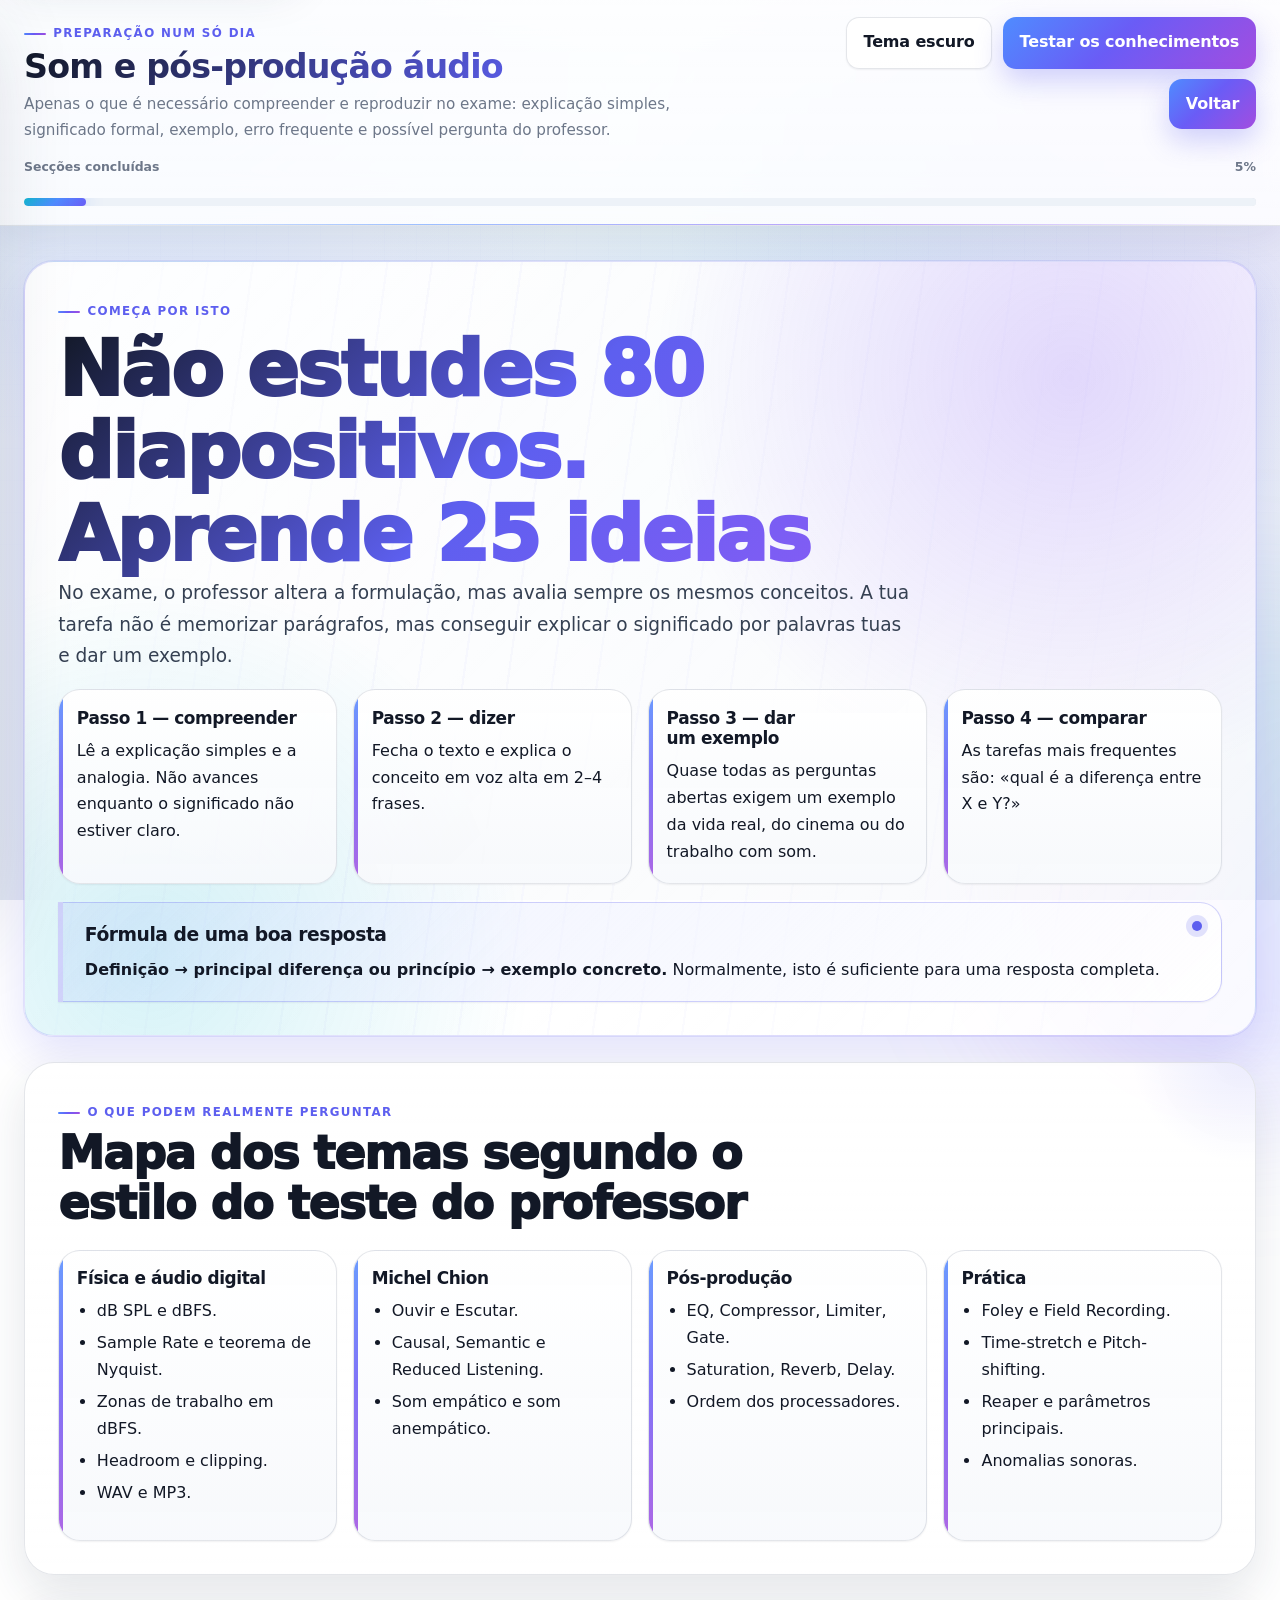
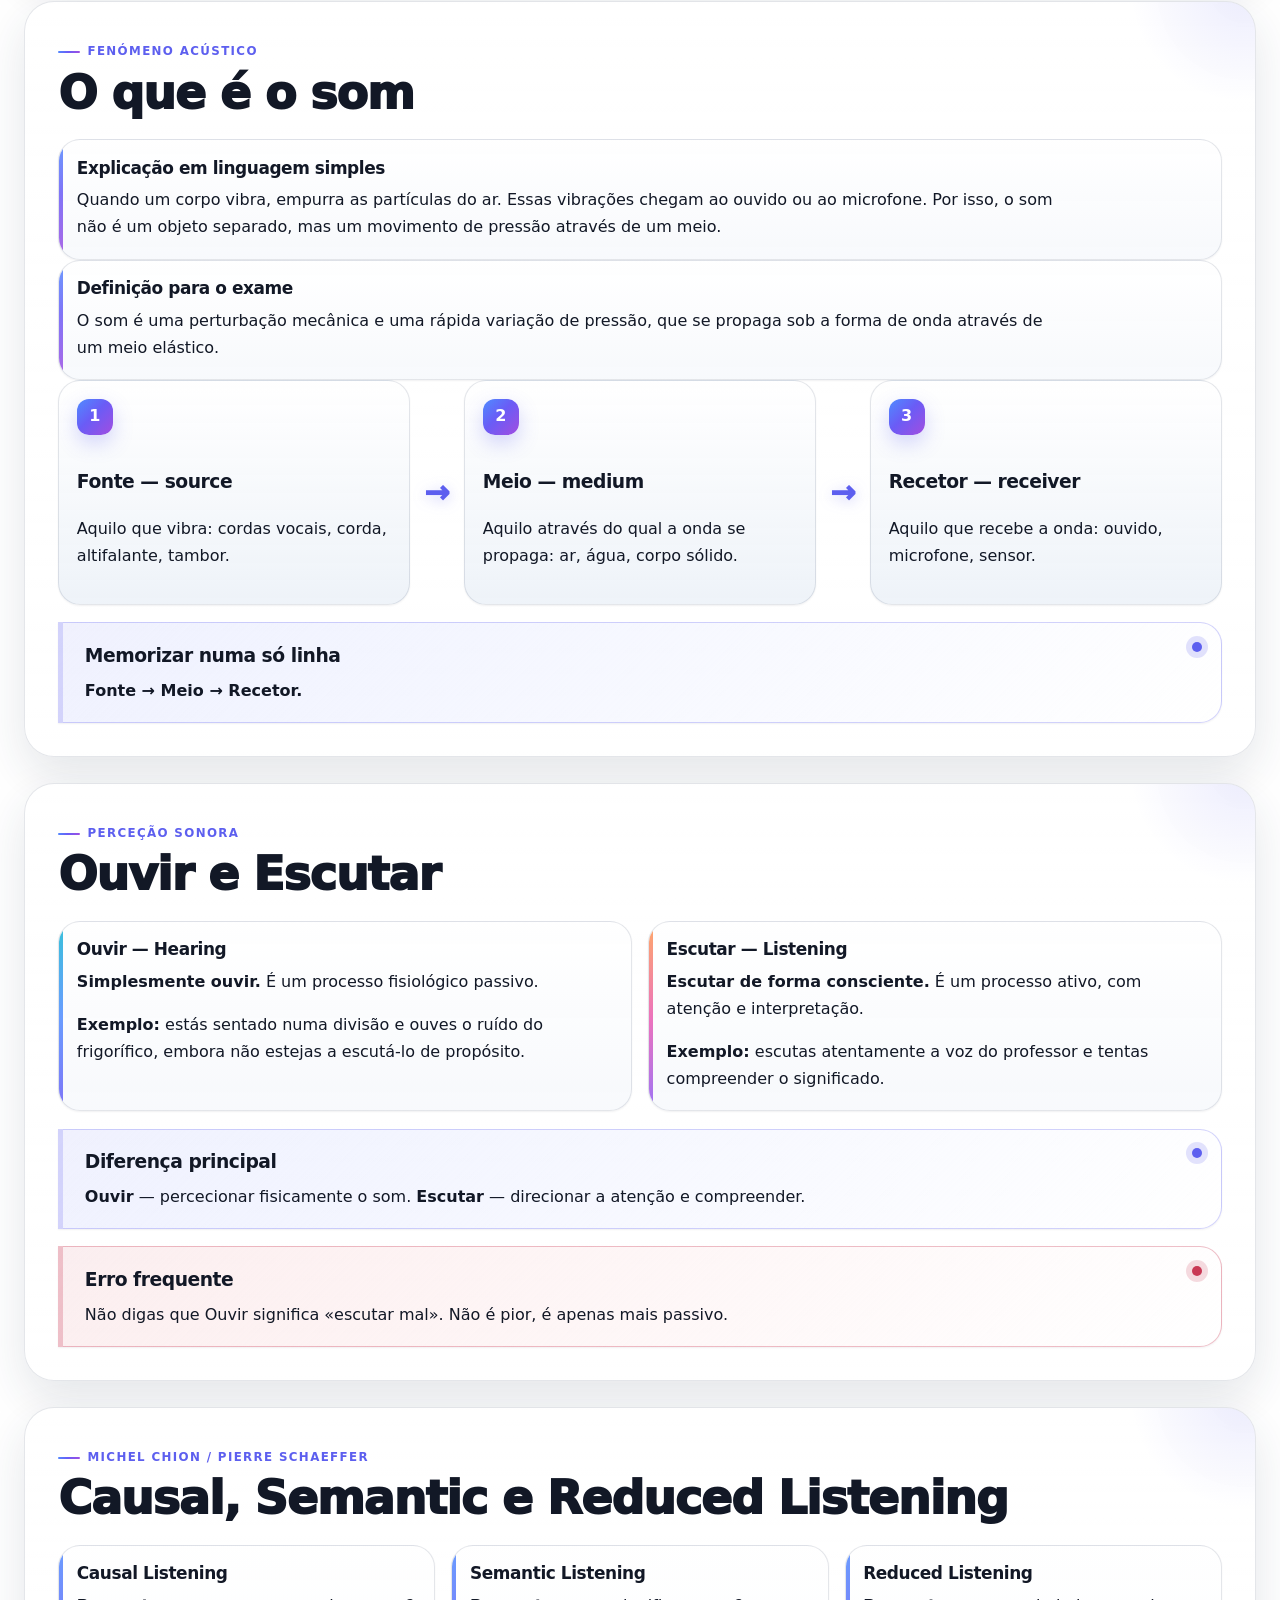
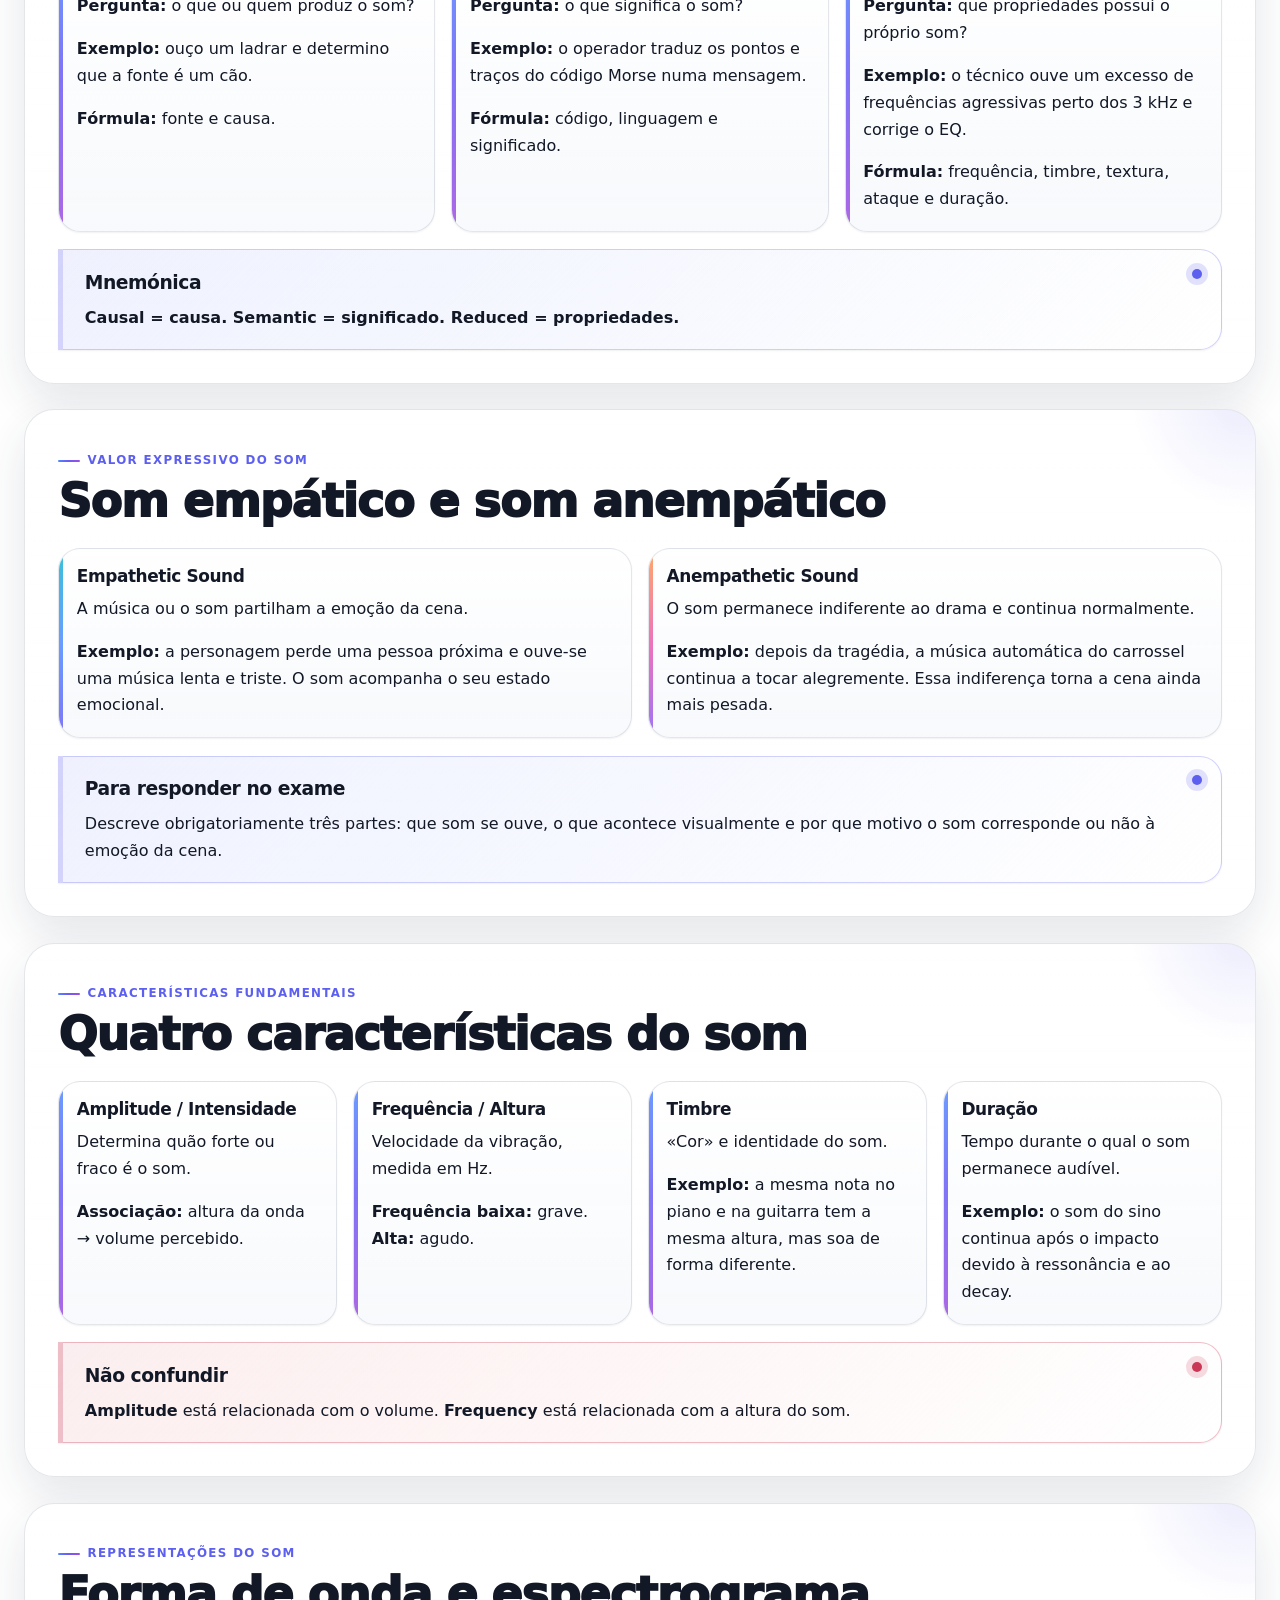
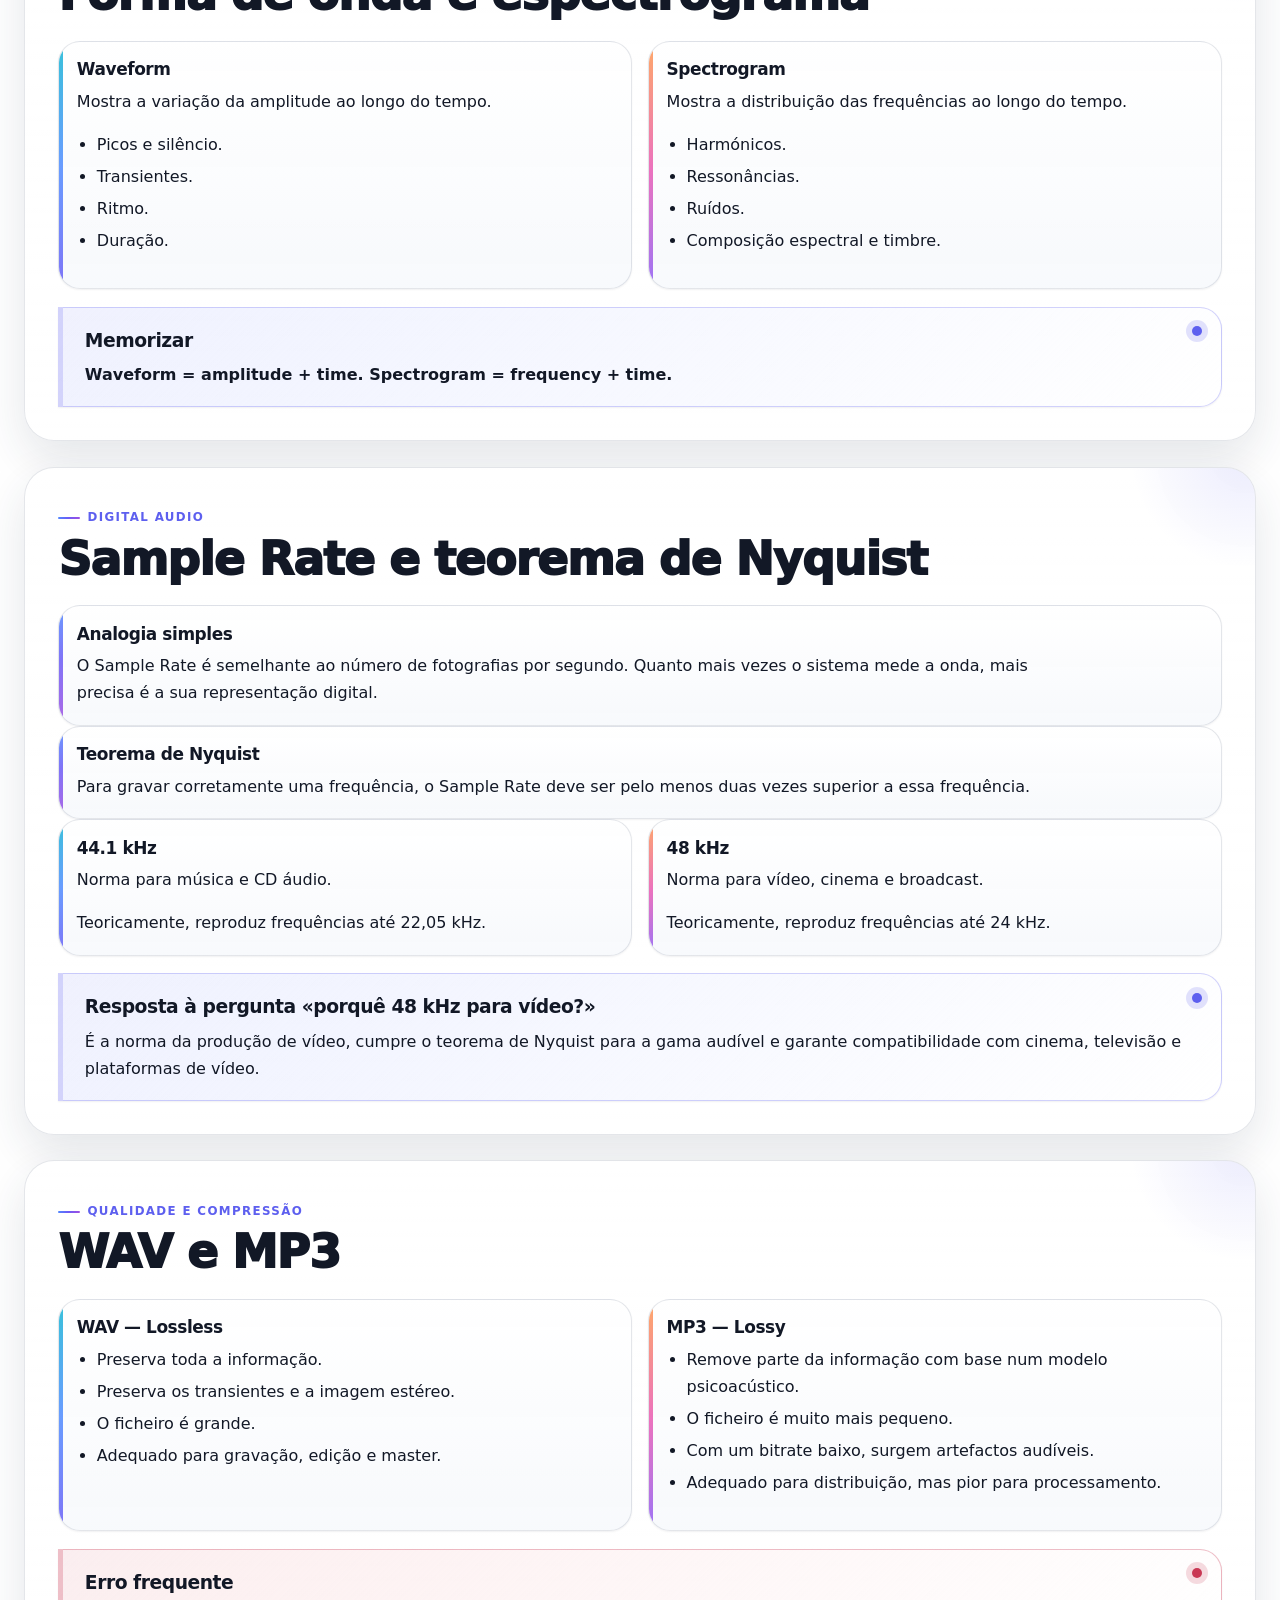
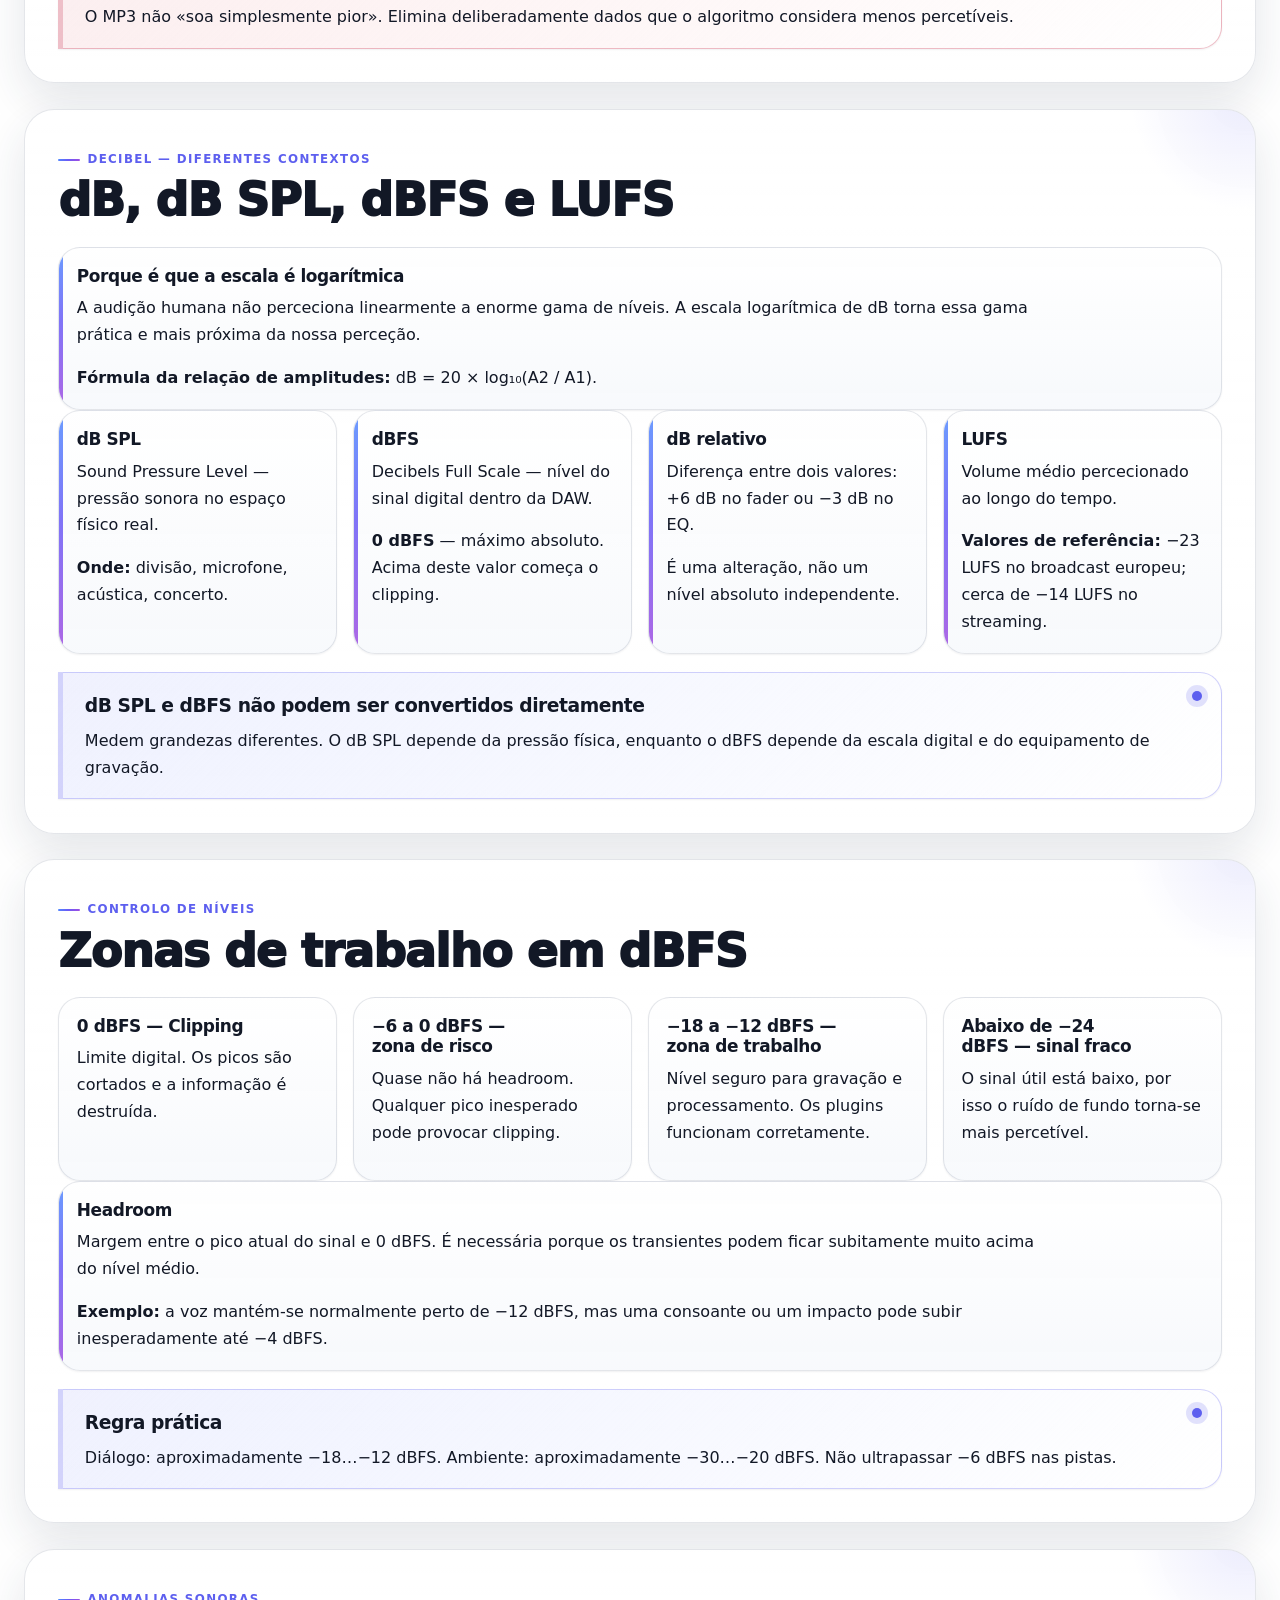
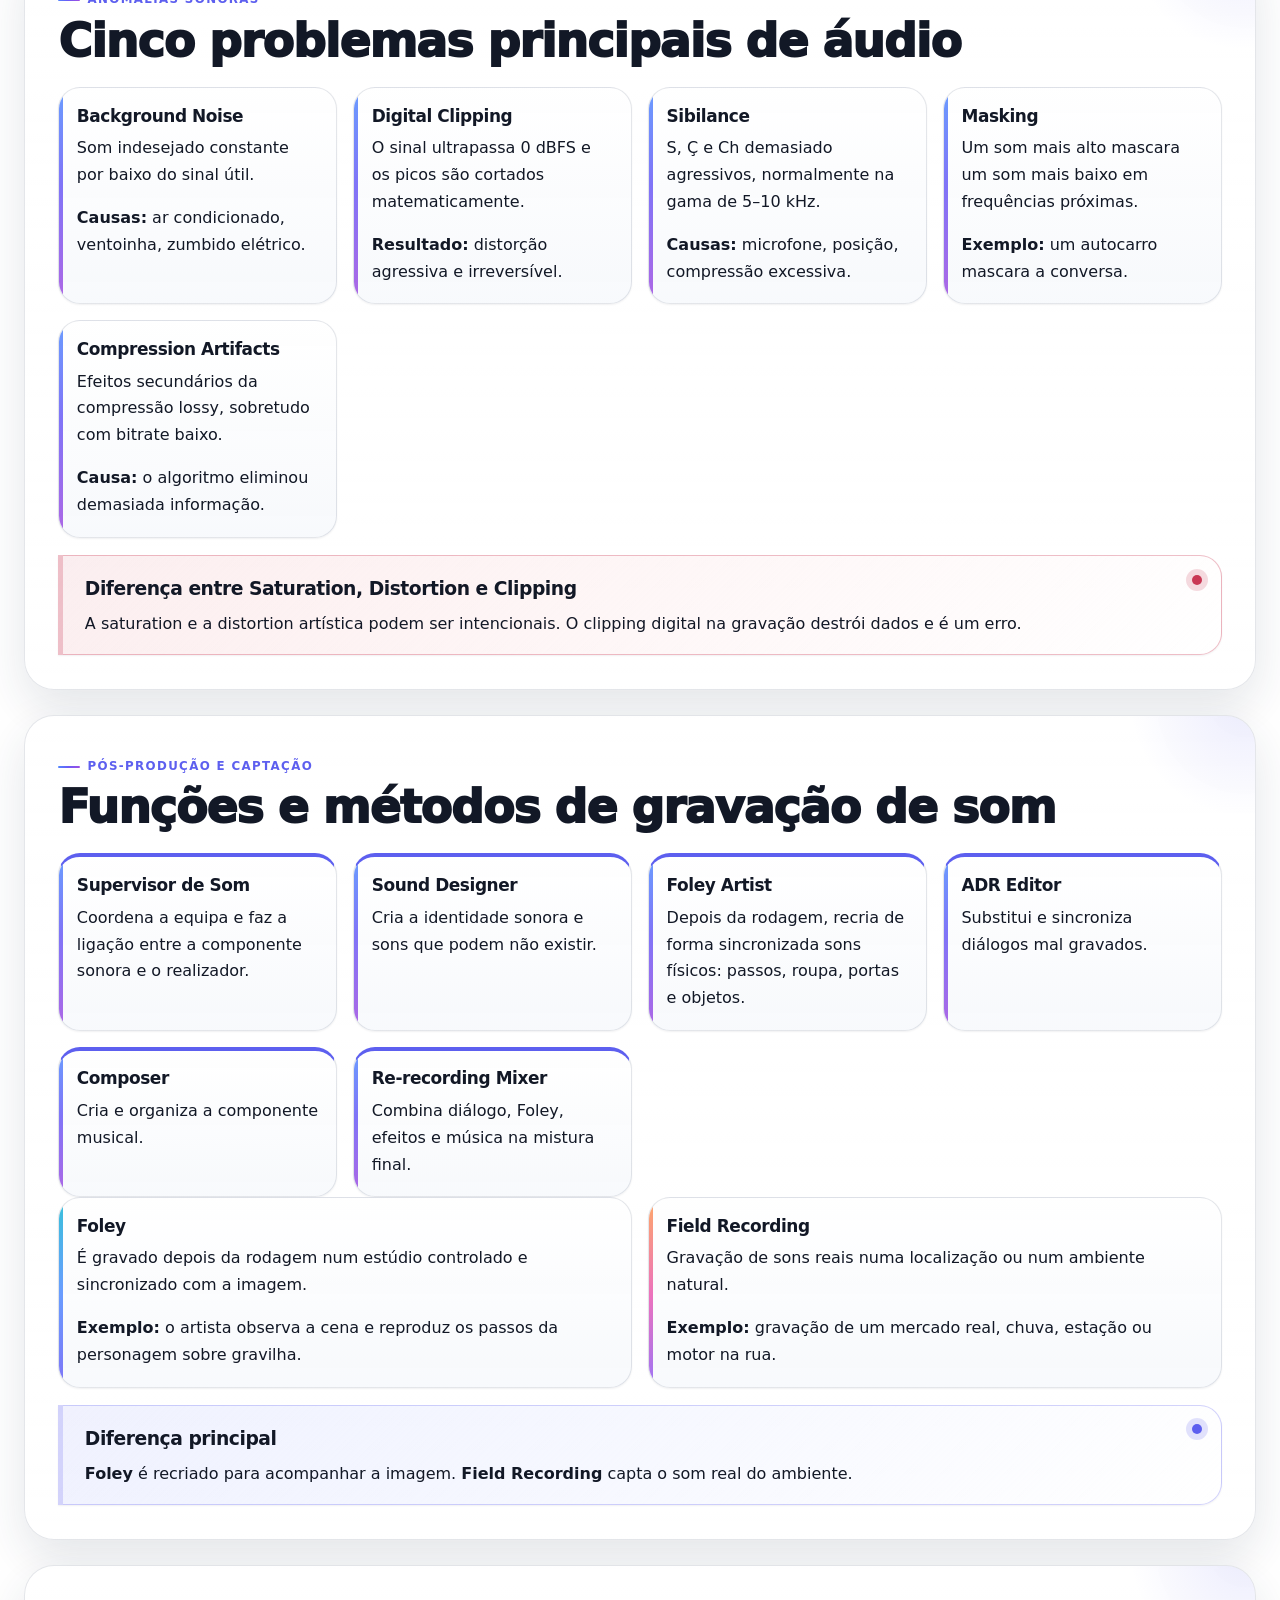
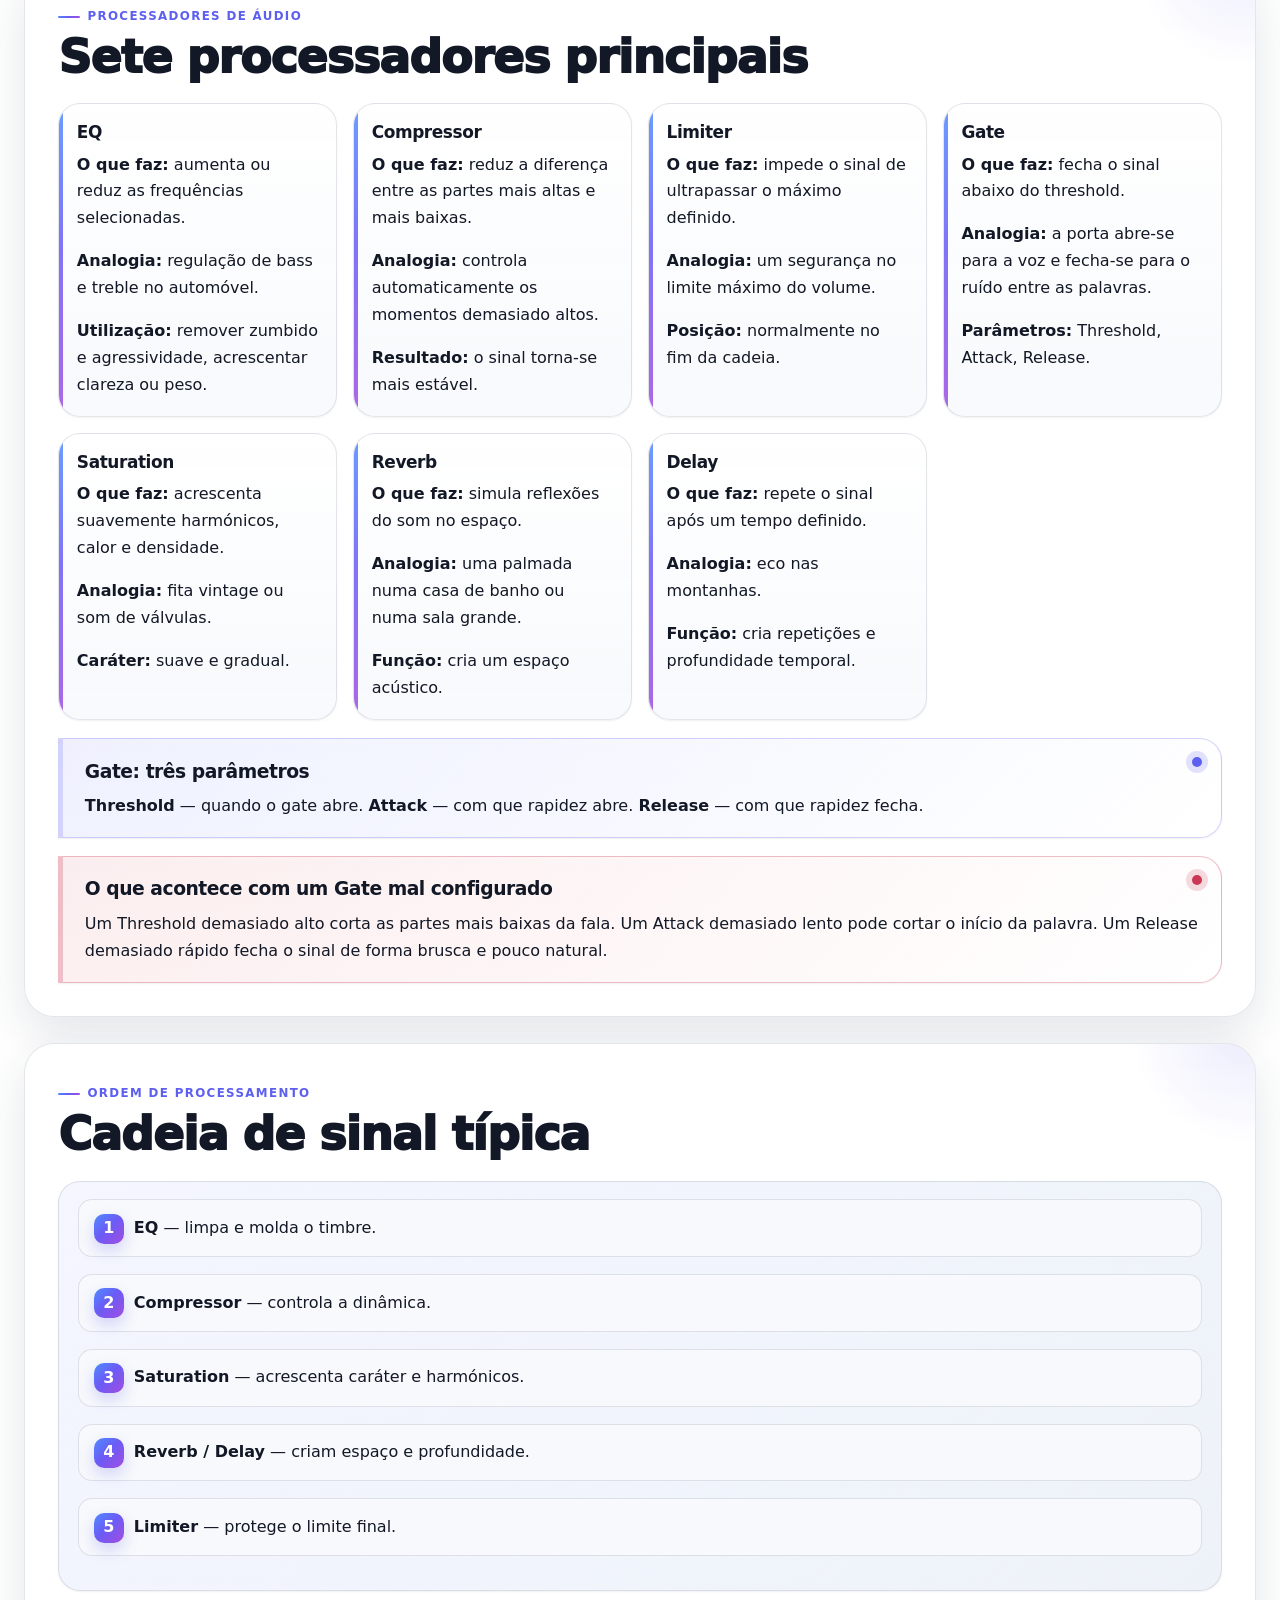
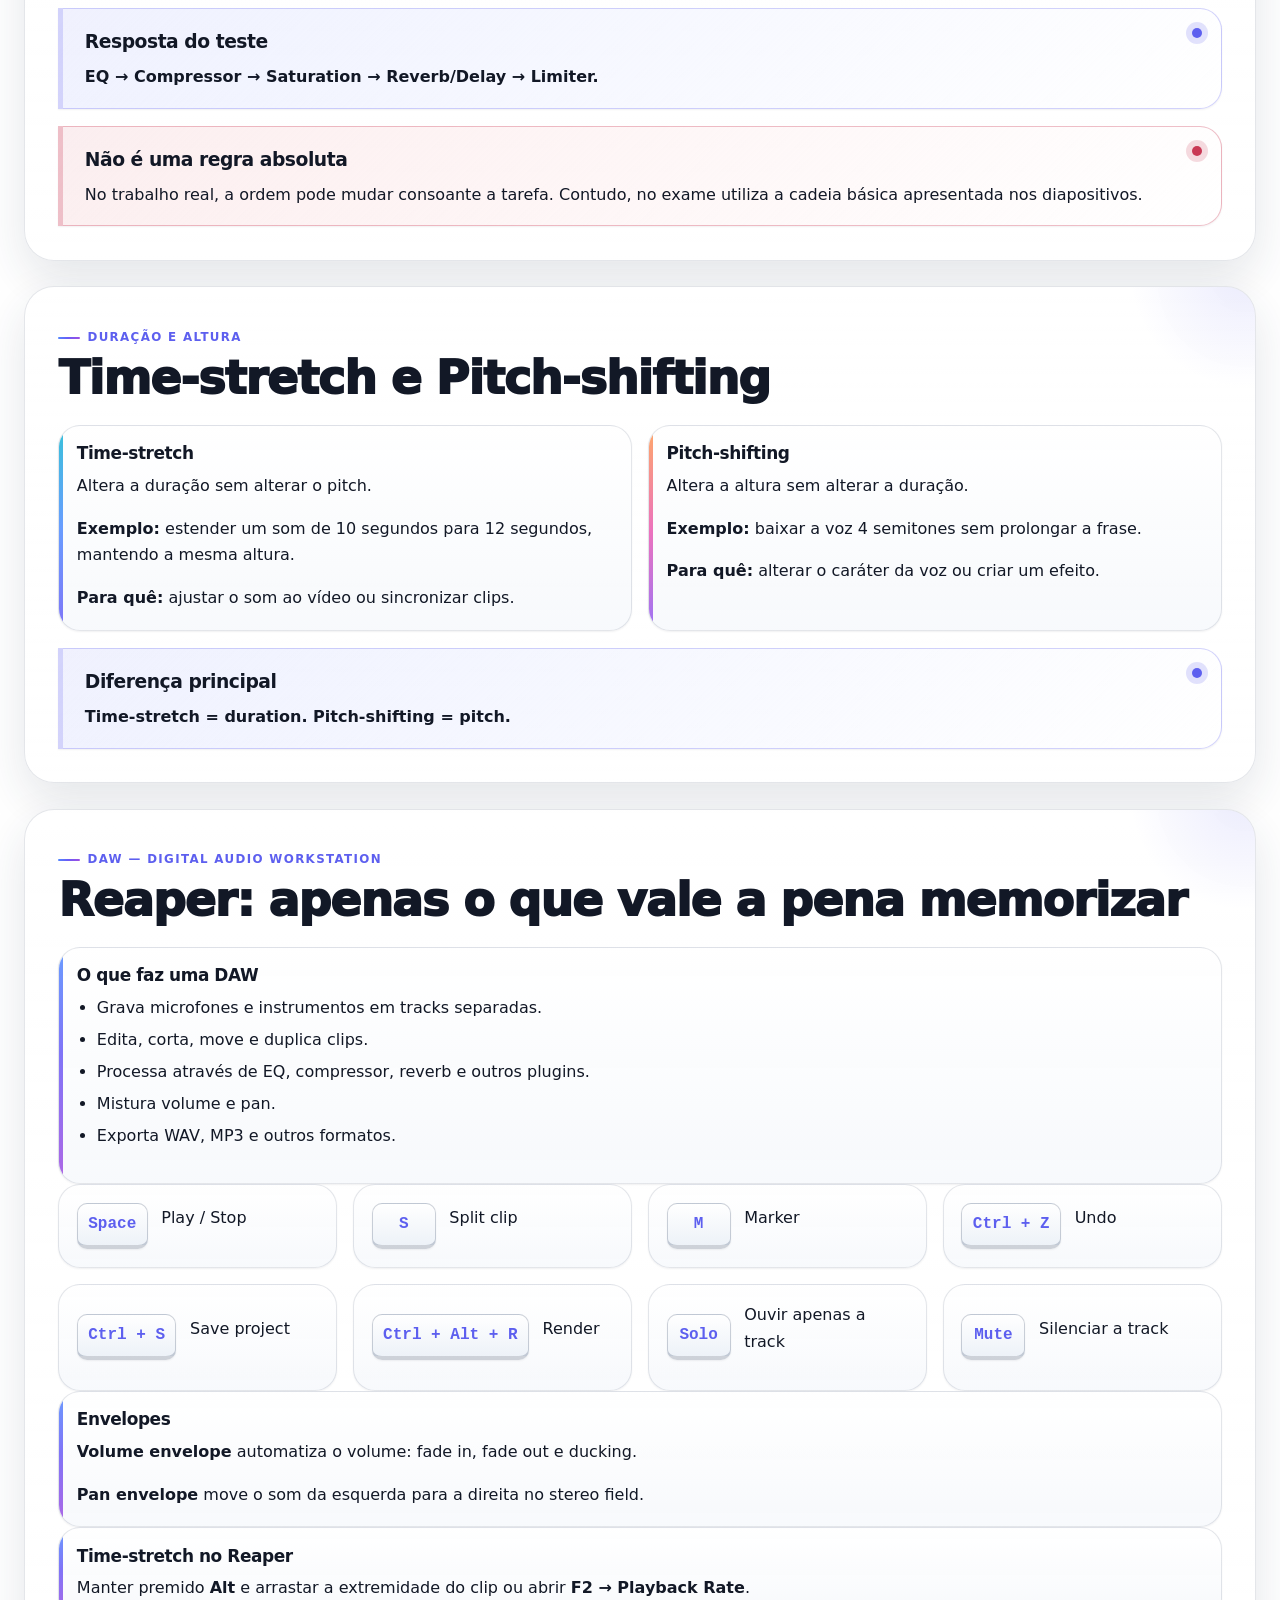
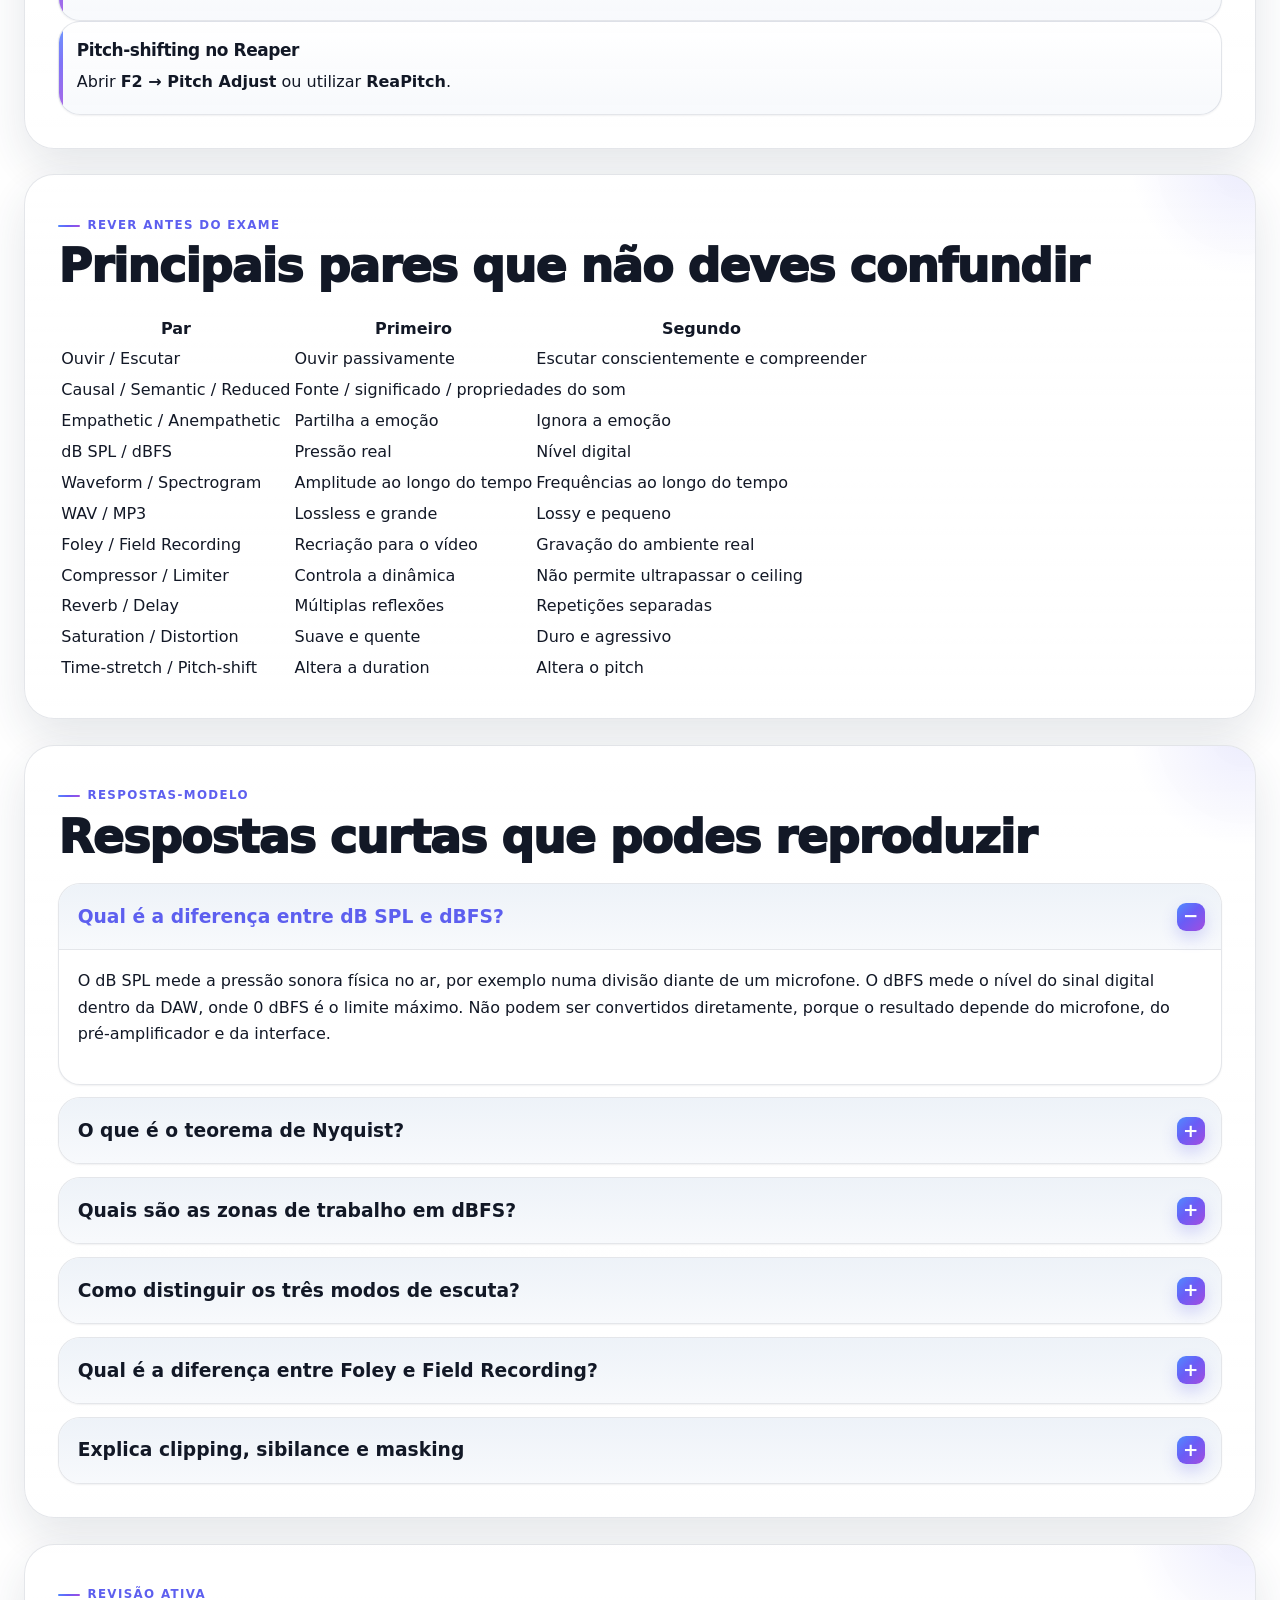
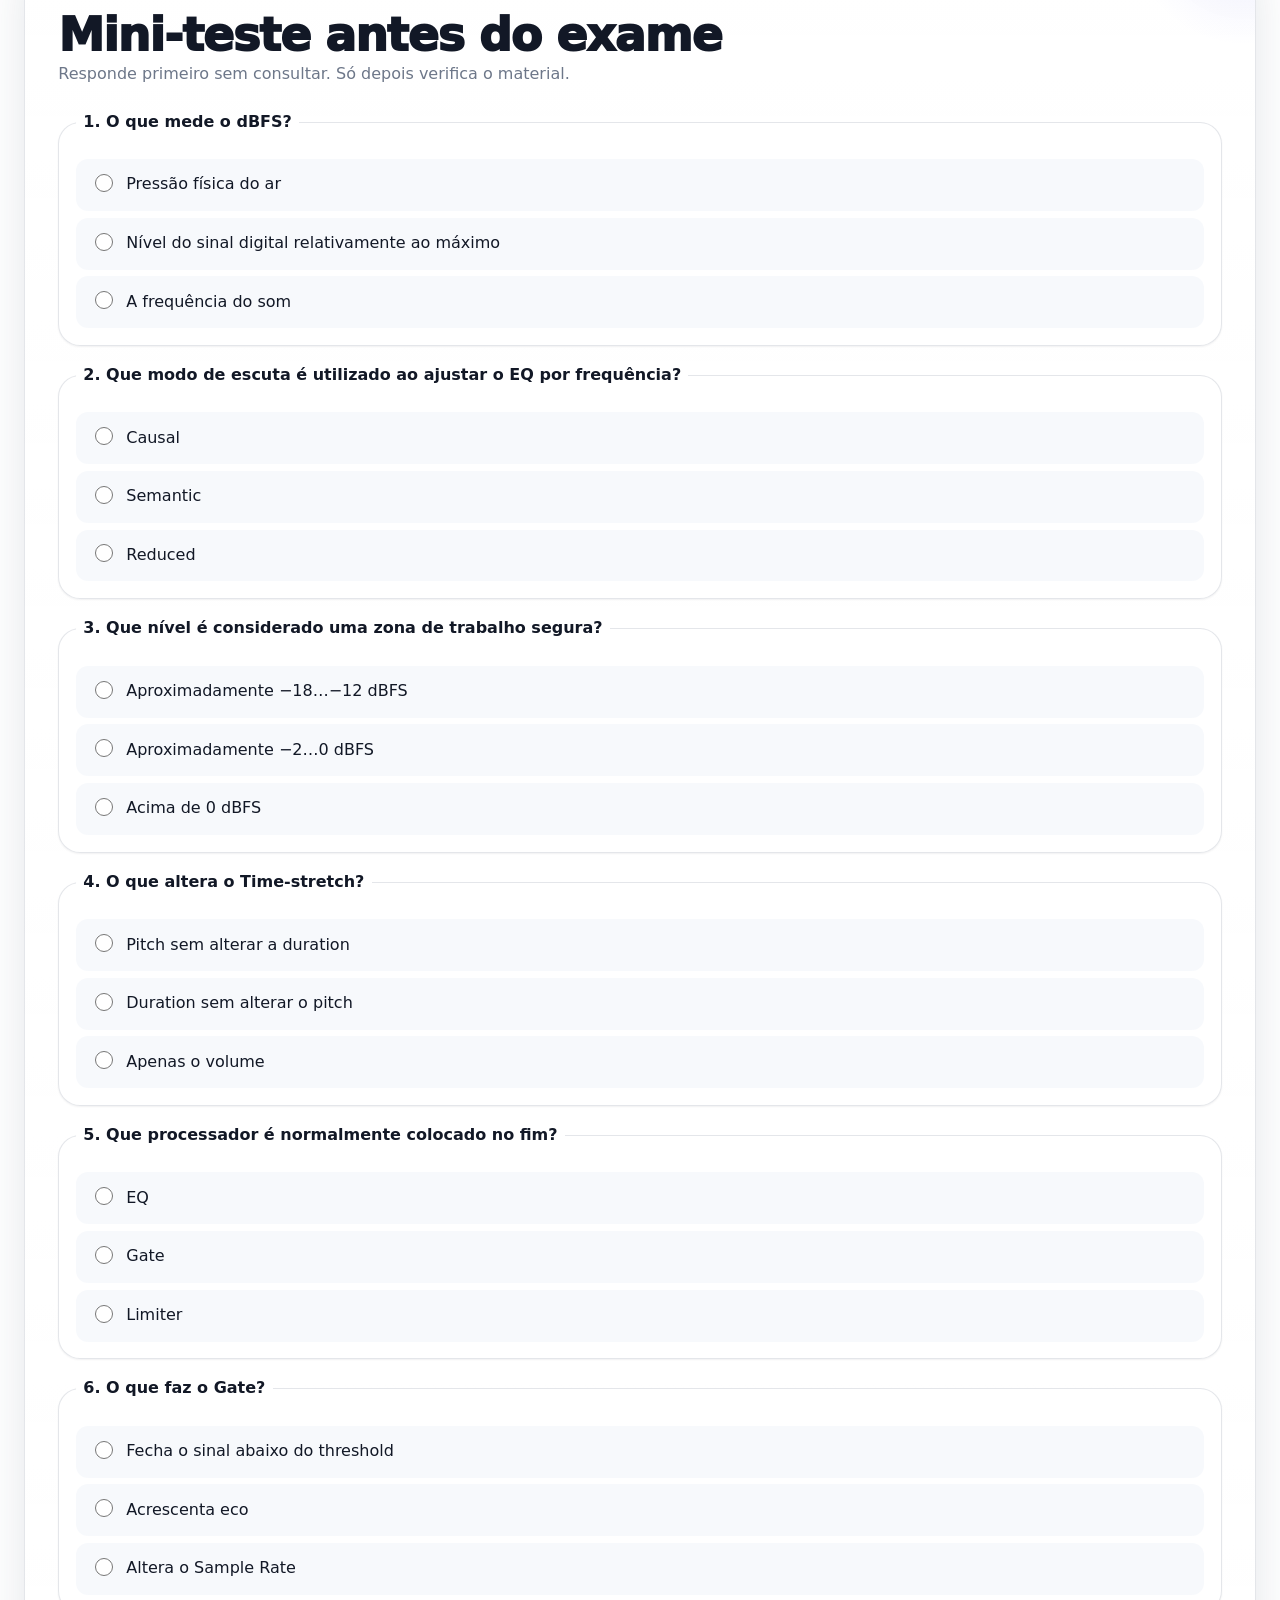
<file: index-summary-pt-PT.html>
<!DOCTYPE html>
<html lang="pt-PT">
<head>
  <meta charset="UTF-8">
  <meta name="viewport" content="width=device-width, initial-scale=1.0">
  <meta name="description" content="Site de estudo conciso e claro sobre som e pós-produção áudio para preparar o exame ISTEC num só dia.">
  <meta name="author" content="OpenAI">
  <meta name="robots" content="noindex, nofollow">

  <title>Exame de som — preparação clara num só dia</title>

  <link rel="stylesheet" href="css/styles.css">
  <script src="js/app.js" defer></script>
</head>

<body data-app="audio-exam-study" data-page="home">
  <a class="skip-link" href="#main-content">Ir para o conteúdo principal</a>

  <div class="site-shell" data-layout="study-app">
    <header class="site-header" data-component="site-header">
      <div class="site-header__inner">
        <div class="brand" data-component="brand">
          <p class="brand__eyebrow">Preparação num só dia</p>
          <h1 class="brand__title">Som e pós-produção áudio</h1>
          <p class="brand__subtitle">
            Apenas o que é necessário compreender e reproduzir no exame: explicação simples,
            significado formal, exemplo, erro frequente e possível pergunta do professor.
          </p>
        </div>

        <div class="header-actions" data-component="header-actions">
          <button
            class="button button--secondary"
            type="button"
            data-action="toggle-theme"
            aria-pressed="false">
            Tema
          </button>

          <button
            class="button button--primary"
            type="button"
            data-action="open-quiz"
            aria-controls="quiz-panel"
            aria-expanded="false">
            Testar os conhecimentos
          </button>
          <a href="index.html">
            <button 
              class="button button--primary" 
              data-action="open-main">
              Voltar
            </button>
          </a>          
        </div>
      </div>

      <div class="study-progress" data-component="study-progress" aria-label="Progresso de estudo">
        <div class="study-progress__meta">
          <span>Secções concluídas</span>
          <span data-progress-label>0%</span>
        </div>
        <progress class="study-progress__bar" max="100" value="0" data-progress-bar>0%</progress>
      </div>
    </header>

    <aside
      class="study-sidebar"
      id="study-sidebar"
      data-component="sidebar"
      aria-label="Navegação pelo resumo">

      <div class="study-sidebar__header">
        <h2 class="study-sidebar__title">Índice</h2>
        <button
          class="icon-button"
          type="button"
          data-action="close-sidebar"
          aria-label="Fechar índice">
          ×
        </button>
      </div>

      <form class="study-search" role="search" data-component="search-form">
        <label class="study-search__label" for="study-search-input">Pesquisar no resumo</label>
        <input
          class="study-search__input"
          id="study-search-input"
          name="query"
          type="search"
          placeholder="Por exemplo: dBFS, Gate, Foley"
          autocomplete="off"
          data-search-input>
        <button class="study-search__clear" type="button" data-action="clear-search">Limpar</button>
      </form>

      <nav class="table-of-contents" aria-label="Secções do curso" data-component="table-of-contents">
        <ol class="table-of-contents__list">
          <li><a href="#plan">Como estudar num só dia</a></li>
          <li><a href="#exam-map">Mapa do exame</a></li>
          <li><a href="#sound-basics">Física do som</a></li>
          <li><a href="#hearing-listening">Ouvir e Escutar</a></li>
          <li><a href="#listening-modes">Três modos de escuta</a></li>
          <li><a href="#expressive-value">Som empático</a></li>
          <li><a href="#sound-properties">Características do som</a></li>
          <li><a href="#sound-representations">Forma de onda e espectrograma</a></li>
          <li><a href="#sample-rate">Sample Rate e Nyquist</a></li>
          <li><a href="#formats-compression">WAV e MP3</a></li>
          <li><a href="#decibels">dB, dB SPL, dBFS e LUFS</a></li>
          <li><a href="#working-levels">Níveis de trabalho e headroom</a></li>
          <li><a href="#audio-anomalies">Anomalias sonoras</a></li>
          <li><a href="#roles">Funções e Foley</a></li>
          <li><a href="#processors">Processadores</a></li>
          <li><a href="#signal-chain">Cadeia de processamento</a></li>
          <li><a href="#time-pitch">Time-stretch e Pitch-shifting</a></li>
          <li><a href="#reaper">Reaper: apenas o essencial</a></li>
          <li><a href="#comparisons">Comparações principais</a></li>
          <li><a href="#exam-answers">Respostas-modelo ao estilo do exame</a></li>
          <li><a href="#quiz-panel">Mini-teste</a></li>
        </ol>
      </nav>
    </aside>

    <main class="main-content" id="main-content" tabindex="-1">

      <section
        class="hero-section"
        id="plan"
        data-section
        data-section-title="Como estudar num só dia">
        <div class="hero-section__content">
          <p class="section-kicker">Começa por isto</p>
          <h2 class="hero-section__title">Não estudes 80 diapositivos. Aprende 25 ideias</h2>
          <p class="hero-section__lead">
            No exame, o professor altera a formulação, mas avalia sempre os mesmos conceitos.
            A tua tarefa não é memorizar parágrafos, mas conseguir explicar o significado por palavras tuas e dar um exemplo.
          </p>

          <div class="topic-grid" data-component="topic-grid">
            <article class="topic-card">
              <h3>Passo 1 — compreender</h3>
              <p>Lê a explicação simples e a analogia. Não avances enquanto o significado não estiver claro.</p>
            </article>

            <article class="topic-card">
              <h3>Passo 2 — dizer</h3>
              <p>Fecha o texto e explica o conceito em voz alta em 2–4 frases.</p>
            </article>

            <article class="topic-card">
              <h3>Passo 3 — dar um exemplo</h3>
              <p>Quase todas as perguntas abertas exigem um exemplo da vida real, do cinema ou do trabalho com som.</p>
            </article>

            <article class="topic-card">
              <h3>Passo 4 — comparar</h3>
              <p>As tarefas mais frequentes são: «qual é a diferença entre X e Y?»</p>
            </article>
          </div>

          <aside class="exam-note" data-note-type="important">
            <h3>Fórmula de uma boa resposta</h3>
            <p>
              <strong>Definição → principal diferença ou princípio → exemplo concreto.</strong>
              Normalmente, isto é suficiente para uma resposta completa.
            </p>
          </aside>
        </div>
      </section>

      <section
        class="study-section"
        id="exam-map"
        data-section
        data-section-title="Mapa do exame">
        <header class="section-header">
          <p class="section-kicker">O que podem realmente perguntar</p>
          <h2>Mapa dos temas segundo o estilo do teste do professor</h2>
        </header>

        <div class="definition-grid" data-component="definition-grid">
          <article class="definition-card">
            <h3>Física e áudio digital</h3>
            <ul>
              <li>dB SPL e dBFS.</li>
              <li>Sample Rate e teorema de Nyquist.</li>
              <li>Zonas de trabalho em dBFS.</li>
              <li>Headroom e clipping.</li>
              <li>WAV e MP3.</li>
            </ul>
          </article>

          <article class="definition-card">
            <h3>Michel Chion</h3>
            <ul>
              <li>Ouvir e Escutar.</li>
              <li>Causal, Semantic e Reduced Listening.</li>
              <li>Som empático e som anempático.</li>
            </ul>
          </article>

          <article class="definition-card">
            <h3>Pós-produção</h3>
            <ul>
              <li>EQ, Compressor, Limiter, Gate.</li>
              <li>Saturation, Reverb, Delay.</li>
              <li>Ordem dos processadores.</li>
            </ul>
          </article>

          <article class="definition-card">
            <h3>Prática</h3>
            <ul>
              <li>Foley e Field Recording.</li>
              <li>Time-stretch e Pitch-shifting.</li>
              <li>Reaper e parâmetros principais.</li>
              <li>Anomalias sonoras.</li>
            </ul>
          </article>
        </div>
      </section>

      <section
        class="study-section"
        id="sound-basics"
        data-section
        data-section-title="Física do som">
        <header class="section-header">
          <p class="section-kicker">Fenómeno Acústico</p>
          <h2>O que é o som</h2>
        </header>

        <article class="definition-card">
          <h3>Explicação em linguagem simples</h3>
          <p>
            Quando um corpo vibra, empurra as partículas do ar. Essas vibrações chegam ao ouvido ou ao microfone.
            Por isso, o som não é um objeto separado, mas um movimento de pressão através de um meio.
          </p>
        </article>

        <article class="definition-card">
          <h3>Definição para o exame</h3>
          <p>
            O som é uma perturbação mecânica e uma rápida variação de pressão,
            que se propaga sob a forma de onda através de um meio elástico.
          </p>
        </article>

        <div class="process-flow" data-component="process-flow" aria-label="Fonte, meio, recetor">
          <article class="process-step">
            <span class="process-step__number">1</span>
            <h3>Fonte — source</h3>
            <p>Aquilo que vibra: cordas vocais, corda, altifalante, tambor.</p>
          </article>

          <div class="process-flow__arrow" aria-hidden="true">→</div>

          <article class="process-step">
            <span class="process-step__number">2</span>
            <h3>Meio — medium</h3>
            <p>Aquilo através do qual a onda se propaga: ar, água, corpo sólido.</p>
          </article>

          <div class="process-flow__arrow" aria-hidden="true">→</div>

          <article class="process-step">
            <span class="process-step__number">3</span>
            <h3>Recetor — receiver</h3>
            <p>Aquilo que recebe a onda: ouvido, microfone, sensor.</p>
          </article>
        </div>

        <aside class="exam-note" data-note-type="remember">
          <h3>Memorizar numa só linha</h3>
          <p><strong>Fonte → Meio → Recetor.</strong></p>
        </aside>
      </section>

      <section
        class="study-section"
        id="hearing-listening"
        data-section
        data-section-title="Ouvir e Escutar">
        <header class="section-header">
          <p class="section-kicker">Perceção sonora</p>
          <h2>Ouvir e Escutar</h2>
        </header>

        <div class="comparison-grid" data-component="comparison">
          <article class="comparison-card">
            <h3>Ouvir — Hearing</h3>
            <p><strong>Simplesmente ouvir.</strong> É um processo fisiológico passivo.</p>
            <p><strong>Exemplo:</strong> estás sentado numa divisão e ouves o ruído do frigorífico, embora não estejas a escutá-lo de propósito.</p>
          </article>

          <article class="comparison-card">
            <h3>Escutar — Listening</h3>
            <p><strong>Escutar de forma consciente.</strong> É um processo ativo, com atenção e interpretação.</p>
            <p><strong>Exemplo:</strong> escutas atentamente a voz do professor e tentas compreender o significado.</p>
          </article>
        </div>

        <aside class="exam-note" data-note-type="difference">
          <h3>Diferença principal</h3>
          <p><strong>Ouvir</strong> — percecionar fisicamente o som. <strong>Escutar</strong> — direcionar a atenção e compreender.</p>
        </aside>

        <aside class="exam-note" data-note-type="warning">
          <h3>Erro frequente</h3>
          <p>Não digas que Ouvir significa «escutar mal». Não é pior, é apenas mais passivo.</p>
        </aside>
      </section>

      <section
        class="study-section"
        id="listening-modes"
        data-section
        data-section-title="Três modos de escuta">
        <header class="section-header">
          <p class="section-kicker">Michel Chion / Pierre Schaeffer</p>
          <h2>Causal, Semantic e Reduced Listening</h2>
        </header>

        <div class="definition-grid" data-component="definition-grid">
          <article class="definition-card">
            <h3>Causal Listening</h3>
            <p><strong>Pergunta:</strong> o que ou quem produz o som?</p>
            <p><strong>Exemplo:</strong> ouço um ladrar e determino que a fonte é um cão.</p>
            <p><strong>Fórmula:</strong> fonte e causa.</p>
          </article>

          <article class="definition-card">
            <h3>Semantic Listening</h3>
            <p><strong>Pergunta:</strong> o que significa o som?</p>
            <p><strong>Exemplo:</strong> o operador traduz os pontos e traços do código Morse numa mensagem.</p>
            <p><strong>Fórmula:</strong> código, linguagem e significado.</p>
          </article>

          <article class="definition-card">
            <h3>Reduced Listening</h3>
            <p><strong>Pergunta:</strong> que propriedades possui o próprio som?</p>
            <p><strong>Exemplo:</strong> o técnico ouve um excesso de frequências agressivas perto dos 3 kHz e corrige o EQ.</p>
            <p><strong>Fórmula:</strong> frequência, timbre, textura, ataque e duração.</p>
          </article>
        </div>

        <aside class="exam-note" data-note-type="remember">
          <h3>Mnemónica</h3>
          <p><strong>Causal = causa. Semantic = significado. Reduced = propriedades.</strong></p>
        </aside>
      </section>

      <section
        class="study-section"
        id="expressive-value"
        data-section
        data-section-title="Som empático e som anempático">
        <header class="section-header">
          <p class="section-kicker">Valor Expressivo do Som</p>
          <h2>Som empático e som anempático</h2>
        </header>

        <div class="comparison-grid" data-component="comparison">
          <article class="comparison-card">
            <h3>Empathetic Sound</h3>
            <p>A música ou o som partilham a emoção da cena.</p>
            <p>
              <strong>Exemplo:</strong> a personagem perde uma pessoa próxima e ouve-se uma música lenta e triste.
              O som acompanha o seu estado emocional.
            </p>
          </article>

          <article class="comparison-card">
            <h3>Anempathetic Sound</h3>
            <p>O som permanece indiferente ao drama e continua normalmente.</p>
            <p>
              <strong>Exemplo:</strong> depois da tragédia, a música automática do carrossel continua a tocar alegremente.
              Essa indiferença torna a cena ainda mais pesada.
            </p>
          </article>
        </div>

        <aside class="exam-note" data-note-type="important">
          <h3>Para responder no exame</h3>
          <p>
            Descreve obrigatoriamente três partes: que som se ouve, o que acontece visualmente
            e por que motivo o som corresponde ou não à emoção da cena.
          </p>
        </aside>
      </section>

      <section
        class="study-section"
        id="sound-properties"
        data-section
        data-section-title="Características do som">
        <header class="section-header">
          <p class="section-kicker">Características Fundamentais</p>
          <h2>Quatro características do som</h2>
        </header>

        <div class="definition-grid" data-component="definition-grid">
          <article class="definition-card">
            <h3>Amplitude / Intensidade</h3>
            <p>Determina quão forte ou fraco é o som.</p>
            <p><strong>Associação:</strong> altura da onda → volume percebido.</p>
          </article>

          <article class="definition-card">
            <h3>Frequência / Altura</h3>
            <p>Velocidade da vibração, medida em Hz.</p>
            <p><strong>Frequência baixa:</strong> grave. <strong>Alta:</strong> agudo.</p>
          </article>

          <article class="definition-card">
            <h3>Timbre</h3>
            <p>«Cor» e identidade do som.</p>
            <p><strong>Exemplo:</strong> a mesma nota no piano e na guitarra tem a mesma altura, mas soa de forma diferente.</p>
          </article>

          <article class="definition-card">
            <h3>Duração</h3>
            <p>Tempo durante o qual o som permanece audível.</p>
            <p><strong>Exemplo:</strong> o som do sino continua após o impacto devido à ressonância e ao decay.</p>
          </article>
        </div>

        <aside class="exam-note" data-note-type="warning">
          <h3>Não confundir</h3>
          <p><strong>Amplitude</strong> está relacionada com o volume. <strong>Frequency</strong> está relacionada com a altura do som.</p>
        </aside>
      </section>

      <section
        class="study-section"
        id="sound-representations"
        data-section
        data-section-title="Forma de onda e espectrograma">
        <header class="section-header">
          <p class="section-kicker">Representações do Som</p>
          <h2>Forma de onda e espectrograma</h2>
        </header>

        <div class="comparison-grid" data-component="comparison">
          <article class="comparison-card">
            <h3>Waveform</h3>
            <p>Mostra a variação da amplitude ao longo do tempo.</p>
            <ul>
              <li>Picos e silêncio.</li>
              <li>Transientes.</li>
              <li>Ritmo.</li>
              <li>Duração.</li>
            </ul>
          </article>

          <article class="comparison-card">
            <h3>Spectrogram</h3>
            <p>Mostra a distribuição das frequências ao longo do tempo.</p>
            <ul>
              <li>Harmónicos.</li>
              <li>Ressonâncias.</li>
              <li>Ruídos.</li>
              <li>Composição espectral e timbre.</li>
            </ul>
          </article>
        </div>

        <aside class="exam-note" data-note-type="remember">
          <h3>Memorizar</h3>
          <p><strong>Waveform = amplitude + time. Spectrogram = frequency + time.</strong></p>
        </aside>
      </section>

      <section
        class="study-section"
        id="sample-rate"
        data-section
        data-section-title="Sample Rate e teorema de Nyquist">
        <header class="section-header">
          <p class="section-kicker">Digital Audio</p>
          <h2>Sample Rate e teorema de Nyquist</h2>
        </header>

        <article class="definition-card">
          <h3>Analogia simples</h3>
          <p>
            O Sample Rate é semelhante ao número de fotografias por segundo.
            Quanto mais vezes o sistema mede a onda, mais precisa é a sua representação digital.
          </p>
        </article>

        <article class="definition-card">
          <h3>Teorema de Nyquist</h3>
          <p>
            Para gravar corretamente uma frequência, o Sample Rate deve ser pelo menos duas vezes superior a essa frequência.
          </p>
        </article>

        <div class="comparison-grid" data-component="comparison">
          <article class="comparison-card">
            <h3>44.1 kHz</h3>
            <p>Norma para música e CD áudio.</p>
            <p>Teoricamente, reproduz frequências até 22,05 kHz.</p>
          </article>

          <article class="comparison-card">
            <h3>48 kHz</h3>
            <p>Norma para vídeo, cinema e broadcast.</p>
            <p>Teoricamente, reproduz frequências até 24 kHz.</p>
          </article>
        </div>

        <aside class="exam-note" data-note-type="important">
          <h3>Resposta à pergunta «porquê 48 kHz para vídeo?»</h3>
          <p>
            É a norma da produção de vídeo, cumpre o teorema de Nyquist para a gama audível
            e garante compatibilidade com cinema, televisão e plataformas de vídeo.
          </p>
        </aside>
      </section>

      <section
        class="study-section"
        id="formats-compression"
        data-section
        data-section-title="WAV e MP3">
        <header class="section-header">
          <p class="section-kicker">Qualidade e Compressão</p>
          <h2>WAV e MP3</h2>
        </header>

        <div class="comparison-grid" data-component="comparison">
          <article class="comparison-card">
            <h3>WAV — Lossless</h3>
            <ul>
              <li>Preserva toda a informação.</li>
              <li>Preserva os transientes e a imagem estéreo.</li>
              <li>O ficheiro é grande.</li>
              <li>Adequado para gravação, edição e master.</li>
            </ul>
          </article>

          <article class="comparison-card">
            <h3>MP3 — Lossy</h3>
            <ul>
              <li>Remove parte da informação com base num modelo psicoacústico.</li>
              <li>O ficheiro é muito mais pequeno.</li>
              <li>Com um bitrate baixo, surgem artefactos audíveis.</li>
              <li>Adequado para distribuição, mas pior para processamento.</li>
            </ul>
          </article>
        </div>

        <aside class="exam-note" data-note-type="warning">
          <h3>Erro frequente</h3>
          <p>O MP3 não «soa simplesmente pior». Elimina deliberadamente dados que o algoritmo considera menos percetíveis.</p>
        </aside>
      </section>

      <section
        class="study-section"
        id="decibels"
        data-section
        data-section-title="dB, dB SPL, dBFS e LUFS">
        <header class="section-header">
          <p class="section-kicker">Decibel — diferentes contextos</p>
          <h2>dB, dB SPL, dBFS e LUFS</h2>
        </header>

        <article class="definition-card">
          <h3>Porque é que a escala é logarítmica</h3>
          <p>
            A audição humana não perceciona linearmente a enorme gama de níveis.
            A escala logarítmica de dB torna essa gama prática e mais próxima da nossa perceção.
          </p>
          <p><strong>Fórmula da relação de amplitudes:</strong> dB = 20 × log₁₀(A2 / A1).</p>
        </article>

        <div class="definition-grid" data-component="definition-grid">
          <article class="definition-card">
            <h3>dB SPL</h3>
            <p>Sound Pressure Level — pressão sonora no espaço físico real.</p>
            <p><strong>Onde:</strong> divisão, microfone, acústica, concerto.</p>
          </article>

          <article class="definition-card">
            <h3>dBFS</h3>
            <p>Decibels Full Scale — nível do sinal digital dentro da DAW.</p>
            <p><strong>0 dBFS</strong> — máximo absoluto. Acima deste valor começa o clipping.</p>
          </article>

          <article class="definition-card">
            <h3>dB relativo</h3>
            <p>Diferença entre dois valores: +6 dB no fader ou −3 dB no EQ.</p>
            <p>É uma alteração, não um nível absoluto independente.</p>
          </article>

          <article class="definition-card">
            <h3>LUFS</h3>
            <p>Volume médio percecionado ao longo do tempo.</p>
            <p><strong>Valores de referência:</strong> −23 LUFS no broadcast europeu; cerca de −14 LUFS no streaming.</p>
          </article>
        </div>

        <aside class="exam-note" data-note-type="important">
          <h3>dB SPL e dBFS não podem ser convertidos diretamente</h3>
          <p>
            Medem grandezas diferentes. O dB SPL depende da pressão física,
            enquanto o dBFS depende da escala digital e do equipamento de gravação.
          </p>
        </aside>
      </section>

      <section
        class="study-section"
        id="working-levels"
        data-section
        data-section-title="Zonas de trabalho em dBFS">
        <header class="section-header">
          <p class="section-kicker">Controlo de Níveis</p>
          <h2>Zonas de trabalho em dBFS</h2>
        </header>

        <div class="quality-grid" data-component="quality-scale">
          <article class="quality-card">
            <h3>0 dBFS — Clipping</h3>
            <p>Limite digital. Os picos são cortados e a informação é destruída.</p>
          </article>

          <article class="quality-card">
            <h3>−6 a 0 dBFS — zona de risco</h3>
            <p>Quase não há headroom. Qualquer pico inesperado pode provocar clipping.</p>
          </article>

          <article class="quality-card">
            <h3>−18 a −12 dBFS — zona de trabalho</h3>
            <p>Nível seguro para gravação e processamento. Os plugins funcionam corretamente.</p>
          </article>

          <article class="quality-card">
            <h3>Abaixo de −24 dBFS — sinal fraco</h3>
            <p>O sinal útil está baixo, por isso o ruído de fundo torna-se mais percetível.</p>
          </article>
        </div>

        <article class="definition-card">
          <h3>Headroom</h3>
          <p>
            Margem entre o pico atual do sinal e 0 dBFS.
            É necessária porque os transientes podem ficar subitamente muito acima do nível médio.
          </p>
          <p>
            <strong>Exemplo:</strong> a voz mantém-se normalmente perto de −12 dBFS,
            mas uma consoante ou um impacto pode subir inesperadamente até −4 dBFS.
          </p>
        </article>

        <aside class="exam-note" data-note-type="remember">
          <h3>Regra prática</h3>
          <p>Diálogo: aproximadamente −18…−12 dBFS. Ambiente: aproximadamente −30…−20 dBFS. Não ultrapassar −6 dBFS nas pistas.</p>
        </aside>
      </section>

      <section
        class="study-section"
        id="audio-anomalies"
        data-section
        data-section-title="Anomalias sonoras">
        <header class="section-header">
          <p class="section-kicker">Anomalias Sonoras</p>
          <h2>Cinco problemas principais de áudio</h2>
        </header>

        <div class="definition-grid" data-component="definition-grid">
          <article class="definition-card">
            <h3>Background Noise</h3>
            <p>Som indesejado constante por baixo do sinal útil.</p>
            <p><strong>Causas:</strong> ar condicionado, ventoinha, zumbido elétrico.</p>
          </article>

          <article class="definition-card">
            <h3>Digital Clipping</h3>
            <p>O sinal ultrapassa 0 dBFS e os picos são cortados matematicamente.</p>
            <p><strong>Resultado:</strong> distorção agressiva e irreversível.</p>
          </article>

          <article class="definition-card">
            <h3>Sibilance</h3>
            <p>S, Ç e Ch demasiado agressivos, normalmente na gama de 5–10 kHz.</p>
            <p><strong>Causas:</strong> microfone, posição, compressão excessiva.</p>
          </article>

          <article class="definition-card">
            <h3>Masking</h3>
            <p>Um som mais alto mascara um som mais baixo em frequências próximas.</p>
            <p><strong>Exemplo:</strong> um autocarro mascara a conversa.</p>
          </article>

          <article class="definition-card">
            <h3>Compression Artifacts</h3>
            <p>Efeitos secundários da compressão lossy, sobretudo com bitrate baixo.</p>
            <p><strong>Causa:</strong> o algoritmo eliminou demasiada informação.</p>
          </article>
        </div>

        <aside class="exam-note" data-note-type="warning">
          <h3>Diferença entre Saturation, Distortion e Clipping</h3>
          <p>
            A saturation e a distortion artística podem ser intencionais.
            O clipping digital na gravação destrói dados e é um erro.
          </p>
        </aside>
      </section>

      <section
        class="study-section"
        id="roles"
        data-section
        data-section-title="Funções e métodos de gravação de som">
        <header class="section-header">
          <p class="section-kicker">Pós-produção e captação</p>
          <h2>Funções e métodos de gravação de som</h2>
        </header>

        <div class="role-grid" data-component="role-grid">
          <article class="role-card">
            <h3>Supervisor de Som</h3>
            <p>Coordena a equipa e faz a ligação entre a componente sonora e o realizador.</p>
          </article>

          <article class="role-card">
            <h3>Sound Designer</h3>
            <p>Cria a identidade sonora e sons que podem não existir.</p>
          </article>

          <article class="role-card">
            <h3>Foley Artist</h3>
            <p>Depois da rodagem, recria de forma sincronizada sons físicos: passos, roupa, portas e objetos.</p>
          </article>

          <article class="role-card">
            <h3>ADR Editor</h3>
            <p>Substitui e sincroniza diálogos mal gravados.</p>
          </article>

          <article class="role-card">
            <h3>Composer</h3>
            <p>Cria e organiza a componente musical.</p>
          </article>

          <article class="role-card">
            <h3>Re-recording Mixer</h3>
            <p>Combina diálogo, Foley, efeitos e música na mistura final.</p>
          </article>
        </div>

        <div class="comparison-grid" data-component="comparison">
          <article class="comparison-card">
            <h3>Foley</h3>
            <p>É gravado depois da rodagem num estúdio controlado e sincronizado com a imagem.</p>
            <p><strong>Exemplo:</strong> o artista observa a cena e reproduz os passos da personagem sobre gravilha.</p>
          </article>

          <article class="comparison-card">
            <h3>Field Recording</h3>
            <p>Gravação de sons reais numa localização ou num ambiente natural.</p>
            <p><strong>Exemplo:</strong> gravação de um mercado real, chuva, estação ou motor na rua.</p>
          </article>
        </div>

        <aside class="exam-note" data-note-type="difference">
          <h3>Diferença principal</h3>
          <p><strong>Foley</strong> é recriado para acompanhar a imagem. <strong>Field Recording</strong> capta o som real do ambiente.</p>
        </aside>
      </section>

      <section
        class="study-section"
        id="processors"
        data-section
        data-section-title="Sete processadores principais">
        <header class="section-header">
          <p class="section-kicker">Processadores de Áudio</p>
          <h2>Sete processadores principais</h2>
        </header>

        <div class="definition-grid" data-component="definition-grid">
          <article class="definition-card">
            <h3>EQ</h3>
            <p><strong>O que faz:</strong> aumenta ou reduz as frequências selecionadas.</p>
            <p><strong>Analogia:</strong> regulação de bass e treble no automóvel.</p>
            <p><strong>Utilização:</strong> remover zumbido e agressividade, acrescentar clareza ou peso.</p>
          </article>

          <article class="definition-card">
            <h3>Compressor</h3>
            <p><strong>O que faz:</strong> reduz a diferença entre as partes mais altas e mais baixas.</p>
            <p><strong>Analogia:</strong> controla automaticamente os momentos demasiado altos.</p>
            <p><strong>Resultado:</strong> o sinal torna-se mais estável.</p>
          </article>

          <article class="definition-card">
            <h3>Limiter</h3>
            <p><strong>O que faz:</strong> impede o sinal de ultrapassar o máximo definido.</p>
            <p><strong>Analogia:</strong> um segurança no limite máximo do volume.</p>
            <p><strong>Posição:</strong> normalmente no fim da cadeia.</p>
          </article>

          <article class="definition-card">
            <h3>Gate</h3>
            <p><strong>O que faz:</strong> fecha o sinal abaixo do threshold.</p>
            <p><strong>Analogia:</strong> a porta abre-se para a voz e fecha-se para o ruído entre as palavras.</p>
            <p><strong>Parâmetros:</strong> Threshold, Attack, Release.</p>
          </article>

          <article class="definition-card">
            <h3>Saturation</h3>
            <p><strong>O que faz:</strong> acrescenta suavemente harmónicos, calor e densidade.</p>
            <p><strong>Analogia:</strong> fita vintage ou som de válvulas.</p>
            <p><strong>Caráter:</strong> suave e gradual.</p>
          </article>

          <article class="definition-card">
            <h3>Reverb</h3>
            <p><strong>O que faz:</strong> simula reflexões do som no espaço.</p>
            <p><strong>Analogia:</strong> uma palmada numa casa de banho ou numa sala grande.</p>
            <p><strong>Função:</strong> cria um espaço acústico.</p>
          </article>

          <article class="definition-card">
            <h3>Delay</h3>
            <p><strong>O que faz:</strong> repete o sinal após um tempo definido.</p>
            <p><strong>Analogia:</strong> eco nas montanhas.</p>
            <p><strong>Função:</strong> cria repetições e profundidade temporal.</p>
          </article>
        </div>

        <aside class="exam-note" data-note-type="important">
          <h3>Gate: três parâmetros</h3>
          <p>
            <strong>Threshold</strong> — quando o gate abre.
            <strong>Attack</strong> — com que rapidez abre.
            <strong>Release</strong> — com que rapidez fecha.
          </p>
        </aside>

        <aside class="exam-note" data-note-type="warning">
          <h3>O que acontece com um Gate mal configurado</h3>
          <p>
            Um Threshold demasiado alto corta as partes mais baixas da fala.
            Um Attack demasiado lento pode cortar o início da palavra.
            Um Release demasiado rápido fecha o sinal de forma brusca e pouco natural.
          </p>
        </aside>
      </section>

      <section
        class="study-section"
        id="signal-chain"
        data-section
        data-section-title="Cadeia de sinal típica">
        <header class="section-header">
          <p class="section-kicker">Ordem de Processamento</p>
          <h2>Cadeia de sinal típica</h2>
        </header>

        <div class="workflow-diagram" data-component="signal-chain">
          <ol class="workflow-diagram__steps">
            <li><strong>EQ</strong> — limpa e molda o timbre.</li>
            <li><strong>Compressor</strong> — controla a dinâmica.</li>
            <li><strong>Saturation</strong> — acrescenta caráter e harmónicos.</li>
            <li><strong>Reverb / Delay</strong> — criam espaço e profundidade.</li>
            <li><strong>Limiter</strong> — protege o limite final.</li>
          </ol>
        </div>

        <aside class="exam-note" data-note-type="remember">
          <h3>Resposta do teste</h3>
          <p><strong>EQ → Compressor → Saturation → Reverb/Delay → Limiter.</strong></p>
        </aside>

        <aside class="exam-note" data-note-type="warning">
          <h3>Não é uma regra absoluta</h3>
          <p>
            No trabalho real, a ordem pode mudar consoante a tarefa.
            Contudo, no exame utiliza a cadeia básica apresentada nos diapositivos.
          </p>
        </aside>
      </section>

      <section
        class="study-section"
        id="time-pitch"
        data-section
        data-section-title="Time-stretch e Pitch-shifting">
        <header class="section-header">
          <p class="section-kicker">Duração e Altura</p>
          <h2>Time-stretch e Pitch-shifting</h2>
        </header>

        <div class="comparison-grid" data-component="comparison">
          <article class="comparison-card">
            <h3>Time-stretch</h3>
            <p>Altera a duração sem alterar o pitch.</p>
            <p><strong>Exemplo:</strong> estender um som de 10 segundos para 12 segundos, mantendo a mesma altura.</p>
            <p><strong>Para quê:</strong> ajustar o som ao vídeo ou sincronizar clips.</p>
          </article>

          <article class="comparison-card">
            <h3>Pitch-shifting</h3>
            <p>Altera a altura sem alterar a duração.</p>
            <p><strong>Exemplo:</strong> baixar a voz 4 semitones sem prolongar a frase.</p>
            <p><strong>Para quê:</strong> alterar o caráter da voz ou criar um efeito.</p>
          </article>
        </div>

        <aside class="exam-note" data-note-type="remember">
          <h3>Diferença principal</h3>
          <p><strong>Time-stretch = duration. Pitch-shifting = pitch.</strong></p>
        </aside>
      </section>

      <section
        class="study-section"
        id="reaper"
        data-section
        data-section-title="Reaper: apenas o que vale a pena memorizar">
        <header class="section-header">
          <p class="section-kicker">DAW — Digital Audio Workstation</p>
          <h2>Reaper: apenas o que vale a pena memorizar</h2>
        </header>

        <article class="definition-card">
          <h3>O que faz uma DAW</h3>
          <ul>
            <li>Grava microfones e instrumentos em tracks separadas.</li>
            <li>Edita, corta, move e duplica clips.</li>
            <li>Processa através de EQ, compressor, reverb e outros plugins.</li>
            <li>Mistura volume e pan.</li>
            <li>Exporta WAV, MP3 e outros formatos.</li>
          </ul>
        </article>

        <div class="shortcut-grid" data-component="shortcut-grid">
          <article class="shortcut-card"><kbd>Space</kbd><p>Play / Stop</p></article>
          <article class="shortcut-card"><kbd>S</kbd><p>Split clip</p></article>
          <article class="shortcut-card"><kbd>M</kbd><p>Marker</p></article>
          <article class="shortcut-card"><kbd>Ctrl + Z</kbd><p>Undo</p></article>
          <article class="shortcut-card"><kbd>Ctrl + S</kbd><p>Save project</p></article>
          <article class="shortcut-card"><kbd>Ctrl + Alt + R</kbd><p>Render</p></article>
          <article class="shortcut-card"><kbd>Solo</kbd><p>Ouvir apenas a track</p></article>
          <article class="shortcut-card"><kbd>Mute</kbd><p>Silenciar a track</p></article>
        </div>

        <article class="definition-card">
          <h3>Envelopes</h3>
          <p><strong>Volume envelope</strong> automatiza o volume: fade in, fade out e ducking.</p>
          <p><strong>Pan envelope</strong> move o som da esquerda para a direita no stereo field.</p>
        </article>

        <article class="definition-card">
          <h3>Time-stretch no Reaper</h3>
          <p>Manter premido <strong>Alt</strong> e arrastar a extremidade do clip ou abrir <strong>F2 → Playback Rate</strong>.</p>
        </article>

        <article class="definition-card">
          <h3>Pitch-shifting no Reaper</h3>
          <p>Abrir <strong>F2 → Pitch Adjust</strong> ou utilizar <strong>ReaPitch</strong>.</p>
        </article>
      </section>

      <section
        class="study-section"
        id="comparisons"
        data-section
        data-section-title="Principais pares que não deves confundir">
        <header class="section-header">
          <p class="section-kicker">Rever antes do exame</p>
          <h2>Principais pares que não deves confundir</h2>
        </header>

        <div class="table-wrapper">
          <table>
            <thead>
              <tr>
                <th>Par</th>
                <th>Primeiro</th>
                <th>Segundo</th>
              </tr>
            </thead>
            <tbody>
              <tr>
                <td>Ouvir / Escutar</td>
                <td>Ouvir passivamente</td>
                <td>Escutar conscientemente e compreender</td>
              </tr>
              <tr>
                <td>Causal / Semantic / Reduced</td>
                <td colspan="2">Fonte / significado / propriedades do som</td>
              </tr>
              <tr>
                <td>Empathetic / Anempathetic</td>
                <td>Partilha a emoção</td>
                <td>Ignora a emoção</td>
              </tr>
              <tr>
                <td>dB SPL / dBFS</td>
                <td>Pressão real</td>
                <td>Nível digital</td>
              </tr>
              <tr>
                <td>Waveform / Spectrogram</td>
                <td>Amplitude ao longo do tempo</td>
                <td>Frequências ao longo do tempo</td>
              </tr>
              <tr>
                <td>WAV / MP3</td>
                <td>Lossless e grande</td>
                <td>Lossy e pequeno</td>
              </tr>
              <tr>
                <td>Foley / Field Recording</td>
                <td>Recriação para o vídeo</td>
                <td>Gravação do ambiente real</td>
              </tr>
              <tr>
                <td>Compressor / Limiter</td>
                <td>Controla a dinâmica</td>
                <td>Não permite ultrapassar o ceiling</td>
              </tr>
              <tr>
                <td>Reverb / Delay</td>
                <td>Múltiplas reflexões</td>
                <td>Repetições separadas</td>
              </tr>
              <tr>
                <td>Saturation / Distortion</td>
                <td>Suave e quente</td>
                <td>Duro e agressivo</td>
              </tr>
              <tr>
                <td>Time-stretch / Pitch-shift</td>
                <td>Altera a duration</td>
                <td>Altera o pitch</td>
              </tr>
            </tbody>
          </table>
        </div>
      </section>

      <section
        class="study-section"
        id="exam-answers"
        data-section
        data-section-title="Respostas curtas que podes reproduzir">
        <header class="section-header">
          <p class="section-kicker">Respostas-modelo</p>
          <h2>Respostas curtas que podes reproduzir</h2>
        </header>

        <div class="accordion" data-component="accordion" data-accordion-group="exam-answers">
          <article class="accordion-item" data-accordion-item>
            <h3>
              <button
                class="accordion-trigger"
                type="button"
                aria-expanded="true"
                aria-controls="answer-db"
                id="trigger-db"
                data-action="toggle-accordion">
                Qual é a diferença entre dB SPL e dBFS?
              </button>
            </h3>
            <div class="accordion-panel" id="answer-db" role="region" aria-labelledby="trigger-db">
              <p>
                O dB SPL mede a pressão sonora física no ar, por exemplo numa divisão diante de um microfone.
                O dBFS mede o nível do sinal digital dentro da DAW, onde 0 dBFS é o limite máximo.
                Não podem ser convertidos diretamente, porque o resultado depende do microfone, do pré-amplificador e da interface.
              </p>
            </div>
          </article>

          <article class="accordion-item" data-accordion-item>
            <h3>
              <button
                class="accordion-trigger"
                type="button"
                aria-expanded="false"
                aria-controls="answer-nyquist"
                id="trigger-nyquist"
                data-action="toggle-accordion">
                O que é o teorema de Nyquist?
              </button>
            </h3>
            <div class="accordion-panel" id="answer-nyquist" role="region" aria-labelledby="trigger-nyquist" hidden>
              <p>
                O teorema de Nyquist afirma que o Sample Rate deve ser pelo menos duas vezes superior à frequência mais alta
                que se pretende gravar. Como o ser humano ouve aproximadamente até 20 kHz, as frequências de 44,1 e 48 kHz
                permitem representar corretamente a gama audível. Para vídeo, utiliza-se normalmente 48 kHz.
              </p>
            </div>
          </article>

          <article class="accordion-item" data-accordion-item>
            <h3>
              <button
                class="accordion-trigger"
                type="button"
                aria-expanded="false"
                aria-controls="answer-zones"
                id="trigger-zones"
                data-action="toggle-accordion">
                Quais são as zonas de trabalho em dBFS?
              </button>
            </h3>
            <div class="accordion-panel" id="answer-zones" role="region" aria-labelledby="trigger-zones" hidden>
              <p>
                A 0 dBFS ocorre clipping e perde-se informação. Entre −6 e 0 dBFS encontra-se a zona de risco, com
                headroom mínimo. Entre −18 e −12 dBFS encontra-se a zona de trabalho segura para gravação e processamento.
                Abaixo de −24 dBFS, o sinal torna-se demasiado fraco e o ruído de fundo fica mais percetível.
              </p>
            </div>
          </article>

          <article class="accordion-item" data-accordion-item>
            <h3>
              <button
                class="accordion-trigger"
                type="button"
                aria-expanded="false"
                aria-controls="answer-modes"
                id="trigger-modes"
                data-action="toggle-accordion">
                Como distinguir os três modos de escuta?
              </button>
            </h3>
            <div class="accordion-panel" id="answer-modes" role="region" aria-labelledby="trigger-modes" hidden>
              <p>
                Causal Listening centra-se na fonte ou causa do som. Semantic Listening centra-se no significado,
                código ou mensagem. Reduced Listening analisa o próprio som: frequência, timbre, textura, ataque e duração.
              </p>
            </div>
          </article>

          <article class="accordion-item" data-accordion-item>
            <h3>
              <button
                class="accordion-trigger"
                type="button"
                aria-expanded="false"
                aria-controls="answer-foley"
                id="trigger-foley"
                data-action="toggle-accordion">
                Qual é a diferença entre Foley e Field Recording?
              </button>
            </h3>
            <div class="accordion-panel" id="answer-foley" role="region" aria-labelledby="trigger-foley" hidden>
              <p>
                Foley é a recriação controlada de sons físicos depois da rodagem, sincronizada com a imagem,
                como passos ou roupa. Field Recording é a gravação de sons reais diretamente numa localização,
                como a atmosfera de um mercado, chuva ou transportes.
              </p>
            </div>
          </article>

          <article class="accordion-item" data-accordion-item>
            <h3>
              <button
                class="accordion-trigger"
                type="button"
                aria-expanded="false"
                aria-controls="answer-anomalies"
                id="trigger-anomalies"
                data-action="toggle-accordion">
                Explica clipping, sibilance e masking
              </button>
            </h3>
            <div class="accordion-panel" id="answer-anomalies" role="region" aria-labelledby="trigger-anomalies" hidden>
              <p>
                O digital clipping ocorre quando se ultrapassa 0 dBFS e provoca o corte dos picos e a perda irreversível de dados.
                Sibilance é um excesso de frequências altas que torna as consoantes S e Ch agressivas.
                Masking é um efeito psicoacústico em que um som mais alto esconde um som mais baixo em frequências próximas.
              </p>
            </div>
          </article>
        </div>
      </section>

      <section
        class="study-section"
        id="quiz-panel"
        data-section
        data-section-title="Mini-teste antes do exame">
        <header class="section-header">
          <p class="section-kicker">Revisão ativa</p>
          <h2>Mini-teste antes do exame</h2>
          <p>Responde primeiro sem consultar. Só depois verifica o material.</p>
        </header>

        <form class="quiz-form" data-quiz-form>
          <fieldset class="quiz-question" data-question-id="q1" data-correct-answer="b">
            <legend>1. O que mede o dBFS?</legend>
            <label><input type="radio" name="q1" value="a"> Pressão física do ar</label>
            <label><input type="radio" name="q1" value="b"> Nível do sinal digital relativamente ao máximo</label>
            <label><input type="radio" name="q1" value="c"> A frequência do som</label>
          </fieldset>

          <fieldset class="quiz-question" data-question-id="q2" data-correct-answer="c">
            <legend>2. Que modo de escuta é utilizado ao ajustar o EQ por frequência?</legend>
            <label><input type="radio" name="q2" value="a"> Causal</label>
            <label><input type="radio" name="q2" value="b"> Semantic</label>
            <label><input type="radio" name="q2" value="c"> Reduced</label>
          </fieldset>

          <fieldset class="quiz-question" data-question-id="q3" data-correct-answer="a">
            <legend>3. Que nível é considerado uma zona de trabalho segura?</legend>
            <label><input type="radio" name="q3" value="a"> Aproximadamente −18…−12 dBFS</label>
            <label><input type="radio" name="q3" value="b"> Aproximadamente −2…0 dBFS</label>
            <label><input type="radio" name="q3" value="c"> Acima de 0 dBFS</label>
          </fieldset>

          <fieldset class="quiz-question" data-question-id="q4" data-correct-answer="b">
            <legend>4. O que altera o Time-stretch?</legend>
            <label><input type="radio" name="q4" value="a"> Pitch sem alterar a duration</label>
            <label><input type="radio" name="q4" value="b"> Duration sem alterar o pitch</label>
            <label><input type="radio" name="q4" value="c"> Apenas o volume</label>
          </fieldset>

          <fieldset class="quiz-question" data-question-id="q5" data-correct-answer="c">
            <legend>5. Que processador é normalmente colocado no fim?</legend>
            <label><input type="radio" name="q5" value="a"> EQ</label>
            <label><input type="radio" name="q5" value="b"> Gate</label>
            <label><input type="radio" name="q5" value="c"> Limiter</label>
          </fieldset>

          <fieldset class="quiz-question" data-question-id="q6" data-correct-answer="a">
            <legend>6. O que faz o Gate?</legend>
            <label><input type="radio" name="q6" value="a"> Fecha o sinal abaixo do threshold</label>
            <label><input type="radio" name="q6" value="b"> Acrescenta eco</label>
            <label><input type="radio" name="q6" value="c"> Altera o Sample Rate</label>
          </fieldset>

          <fieldset class="quiz-question" data-question-id="q7" data-correct-answer="b">
            <legend>7. O que distingue Foley de Field Recording?</legend>
            <label><input type="radio" name="q7" value="a"> Foley é sempre gravado na rua</label>
            <label><input type="radio" name="q7" value="b"> Foley é recriado para a imagem depois da rodagem</label>
            <label><input type="radio" name="q7" value="c"> Não há diferença</label>
          </fieldset>

          <fieldset class="quiz-question" data-question-id="q8" data-correct-answer="c">
            <legend>8. O que é masking?</legend>
            <label><input type="radio" name="q8" value="a"> Ultrapassagem digital de 0 dBFS</label>
            <label><input type="radio" name="q8" value="b"> Consoantes S agressivas</label>
            <label><input type="radio" name="q8" value="c"> Um som mais alto esconde um som mais baixo</label>
          </fieldset>

          <fieldset class="quiz-question" data-question-id="q9" data-correct-answer="a">
            <legend>9. O que mostra um Spectrogram?</legend>
            <label><input type="radio" name="q9" value="a"> Composição de frequências ao longo do tempo</label>
            <label><input type="radio" name="q9" value="b"> Apenas a duração</label>
            <label><input type="radio" name="q9" value="c"> Apenas o volume da divisão</label>
          </fieldset>

          <fieldset class="quiz-question" data-question-id="q10" data-correct-answer="b">
            <legend>10. O que é anempathetic sound?</legend>
            <label><input type="radio" name="q10" value="a"> O som acompanha totalmente a emoção da cena</label>
            <label><input type="radio" name="q10" value="b"> O som permanece indiferente ao drama</label>
            <label><input type="radio" name="q10" value="c"> Qualquer som baixo</label>
          </fieldset>

          <div class="quiz-actions">
            <button class="button button--primary" type="submit">Verificar respostas</button>
            <button class="button button--secondary" type="reset">Repor</button>
          </div>

          <output class="quiz-result" data-quiz-result aria-live="polite"></output>
        </form>
      </section>

      <section
        class="study-section"
        id="last-minute"
        data-section
        data-section-title="Últimos 10 minutos">
        <header class="section-header">
          <p class="section-kicker">Antes de entrar</p>
          <h2>Revê estas 12 linhas</h2>
        </header>

        <div class="definition-grid" data-component="definition-grid">
          <article class="definition-card"><h3>1</h3><p>Ouvir — ouvir. Escutar — escutar e compreender.</p></article>
          <article class="definition-card"><h3>2</h3><p>Causal — fonte. Semantic — significado. Reduced — propriedades.</p></article>
          <article class="definition-card"><h3>3</h3><p>Empathetic partilha a emoção. Anempathetic ignora-a.</p></article>
          <article class="definition-card"><h3>4</h3><p>dB SPL — mundo físico. dBFS — nível digital.</p></article>
          <article class="definition-card"><h3>5</h3><p>0 dBFS — clipping. Zona de trabalho: −18…−12 dBFS.</p></article>
          <article class="definition-card"><h3>6</h3><p>Headroom — margem até 0 dBFS.</p></article>
          <article class="definition-card"><h3>7</h3><p>Nyquist: o Sample Rate é no mínimo duas vezes superior à frequência.</p></article>
          <article class="definition-card"><h3>8</h3><p>Gate: Threshold, Attack, Release.</p></article>
          <article class="definition-card"><h3>9</h3><p>EQ → Compressor → Saturation → Reverb/Delay → Limiter.</p></article>
          <article class="definition-card"><h3>10</h3><p>Foley é criado para o vídeo. Field Recording grava a realidade.</p></article>
          <article class="definition-card"><h3>11</h3><p>Time-stretch altera a duration. Pitch-shift altera o pitch.</p></article>
          <article class="definition-card"><h3>12</h3><p>Waveform — amplitude/time. Spectrogram — frequency/time.</p></article>
        </div>
      </section>

    </main>
  </div>

  <template id="search-result-template">
    <li class="search-result">
      <a class="search-result__link" href="#">
        <span class="search-result__title"></span>
        <span class="search-result__excerpt"></span>
      </a>
    </li>
  </template>

  <template id="toast-template">
    <div class="toast" role="status" aria-live="polite"></div>
  </template>
</body>
</html>
</file>
<file: css/styles.css>
/* =========================================================
   AUDIO EXAM STUDY — PREMIUM VISUAL SYSTEM
   Полная замена предыдущего CSS.
   Совместим с текущими index.html и js/app.js.
   ========================================================= */

/* ---------- 1. DESIGN TOKENS ---------- */

:root {
  color-scheme: light;

  --bg: #eef2f8;
  --bg-deep: #e6ebf4;
  --surface: rgba(255, 255, 255, 0.82);
  --surface-solid: #ffffff;
  --surface-soft: #f7f9fc;
  --surface-strong: #edf2f8;
  --surface-elevated: rgba(255, 255, 255, 0.94);

  --text: #121826;
  --text-soft: #354052;
  --muted: #6d7789;
  --muted-2: #8d97a7;

  --line: rgba(35, 53, 82, 0.12);
  --line-strong: rgba(35, 53, 82, 0.22);

  --primary: #5d5fef;
  --primary-2: #7b5cff;
  --primary-3: #4f8cff;
  --cyan: #16b9d4;
  --blue: #2f7df4;
  --violet: #8b5cf6;
  --pink: #e650b4;
  --green: #21a366;
  --orange: #e78a21;
  --red: #dc4c64;
  --yellow: #c99812;

  --success: #198754;
  --warning: #c47b13;
  --danger: #c93854;

  --gradient-main:
    linear-gradient(135deg, #4f8cff 0%, #6a5cf6 45%, #a24de0 100%);
  --gradient-cool:
    linear-gradient(135deg, #12b8d2 0%, #4f8cff 50%, #6a5cf6 100%);
  --gradient-warm:
    linear-gradient(135deg, #ff9b4a 0%, #e95ab3 52%, #8b5cf6 100%);
  --gradient-success:
    linear-gradient(135deg, #22a06b 0%, #33b89a 100%);

  --shadow-xs: 0 1px 2px rgba(18, 24, 38, 0.06);
  --shadow-sm: 0 8px 24px rgba(37, 49, 78, 0.08);
  --shadow-md: 0 18px 48px rgba(37, 49, 78, 0.12);
  --shadow-lg: 0 28px 80px rgba(37, 49, 78, 0.18);
  --shadow-glow: 0 0 0 1px rgba(93, 95, 239, 0.12),
                 0 18px 46px rgba(93, 95, 239, 0.18);

  --radius-xs: 8px;
  --radius-sm: 14px;
  --radius: 22px;
  --radius-lg: 30px;
  --radius-xl: 40px;
  --pill: 999px;

  --content-max: 1280px;
  --sidebar-width: 360px;
  --transition-fast: 150ms ease;
  --transition: 240ms cubic-bezier(.2, .8, .2, 1);
  --transition-slow: 420ms cubic-bezier(.16, 1, .3, 1);

  --font-ui: Inter, ui-sans-serif, system-ui, -apple-system, BlinkMacSystemFont,
    "Segoe UI", sans-serif;
  --font-display: Inter, ui-sans-serif, system-ui, -apple-system, BlinkMacSystemFont,
    "Segoe UI", sans-serif;
}

html[data-theme="dark"] {
  color-scheme: dark;

  --bg: #090e18;
  --bg-deep: #070b13;
  --surface: rgba(17, 24, 39, 0.78);
  --surface-solid: #111827;
  --surface-soft: #141d2b;
  --surface-strong: #1b2636;
  --surface-elevated: rgba(17, 24, 39, 0.94);

  --text: #f4f7fb;
  --text-soft: #d8deea;
  --muted: #a5afbf;
  --muted-2: #818da0;

  --line: rgba(185, 198, 220, 0.12);
  --line-strong: rgba(185, 198, 220, 0.22);

  --primary: #8d91ff;
  --primary-2: #a47cff;
  --primary-3: #69a3ff;
  --cyan: #42d3ea;
  --blue: #6aa5ff;
  --violet: #a785ff;
  --pink: #f47ac8;
  --green: #5bd59a;
  --orange: #ffb160;
  --red: #ff778c;
  --yellow: #e9c957;

  --success: #55cb8d;
  --warning: #f0ad4e;
  --danger: #ff6d86;

  --shadow-xs: 0 1px 2px rgba(0, 0, 0, 0.32);
  --shadow-sm: 0 10px 30px rgba(0, 0, 0, 0.24);
  --shadow-md: 0 20px 56px rgba(0, 0, 0, 0.34);
  --shadow-lg: 0 34px 96px rgba(0, 0, 0, 0.46);
  --shadow-glow: 0 0 0 1px rgba(141, 145, 255, 0.2),
                 0 22px 54px rgba(82, 92, 255, 0.22);
}

/* ---------- 2. GLOBAL RESET ---------- */

*,
*::before,
*::after {
  box-sizing: border-box;
}

html {
  scroll-behavior: smooth;
  scroll-padding-top: 150px;
  text-rendering: optimizeLegibility;
}

body {
  margin: 0;
  min-width: 320px;
  font-family: var(--font-ui);
  font-size: 16px;
  line-height: 1.68;
  color: var(--text);
  background:
    radial-gradient(circle at 10% -10%, rgba(79, 140, 255, 0.20), transparent 34rem),
    radial-gradient(circle at 88% 5%, rgba(139, 92, 246, 0.16), transparent 31rem),
    radial-gradient(circle at 65% 35%, rgba(22, 185, 212, 0.08), transparent 30rem),
    linear-gradient(180deg, var(--bg) 0%, var(--bg-deep) 100%);
  background-attachment: fixed;
  overflow-x: hidden;
}

body::before {
  content: "";
  position: fixed;
  inset: 0;
  z-index: -2;
  pointer-events: none;
  opacity: 0.34;
  background-image:
    linear-gradient(rgba(93, 95, 239, 0.035) 1px, transparent 1px),
    linear-gradient(90deg, rgba(93, 95, 239, 0.035) 1px, transparent 1px);
  background-size: 32px 32px;
  mask-image: linear-gradient(to bottom, black, transparent 88%);
}

body::after {
  content: "";
  position: fixed;
  z-index: -1;
  width: 520px;
  height: 520px;
  right: -220px;
  bottom: -220px;
  pointer-events: none;
  border-radius: 50%;
  background:
    conic-gradient(from 120deg,
      rgba(79, 140, 255, 0.18),
      rgba(139, 92, 246, 0.16),
      rgba(230, 80, 180, 0.10),
      rgba(22, 185, 212, 0.14),
      rgba(79, 140, 255, 0.18));
  filter: blur(70px);
}

::selection {
  color: #fff;
  background: var(--primary);
}

button,
input,
textarea,
select {
  font: inherit;
}

button {
  cursor: pointer;
}

button,
a,
input {
  -webkit-tap-highlight-color: transparent;
}

a {
  color: var(--primary);
  text-underline-offset: 0.2em;
}

img,
svg,
video,
canvas {
  max-width: 100%;
}

p,
ul,
ol,
blockquote {
  margin-top: 0;
}

ul,
ol {
  padding-left: 1.25rem;
}

li + li {
  margin-top: 0.32rem;
}

h1,
h2,
h3,
h4 {
  font-family: var(--font-display);
  letter-spacing: -0.025em;
  text-wrap: balance;
}

[hidden] {
  display: none !important;
}

:focus-visible {
  outline: 3px solid color-mix(in srgb, var(--primary), white 15%);
  outline-offset: 3px;
}

/* ---------- 3. ACCESSIBILITY ---------- */

.skip-link {
  position: fixed;
  top: 12px;
  left: 12px;
  z-index: 9999;
  transform: translateY(-180%);
  padding: 0.8rem 1rem;
  border-radius: 12px;
  color: #fff;
  background: var(--gradient-main);
  box-shadow: var(--shadow-md);
  font-weight: 800;
  text-decoration: none;
  transition: transform var(--transition);
}

.skip-link:focus {
  transform: translateY(0);
}

/* ---------- 4. PAGE SHELL ---------- */

.site-shell {
  min-height: 100vh;
}

.main-content {
  width: min(100%, var(--content-max));
  margin: 0 auto;
  padding: 2.2rem 1.5rem 6rem;
}

.site-footer {
  width: min(100%, var(--content-max));
  margin: 0 auto;
  padding: 0 1.5rem 3.5rem;
  color: var(--muted);
  text-align: center;
}

.site-footer p {
  margin: 0.15rem 0;
}

/* ---------- 5. PREMIUM STICKY HEADER ---------- */

.site-header {
  position: sticky;
  top: 0;
  z-index: 100;
  border-bottom: 1px solid var(--line);
  background:
    linear-gradient(180deg,
      color-mix(in srgb, var(--surface-elevated), transparent 3%),
      color-mix(in srgb, var(--surface-elevated), transparent 9%));
  backdrop-filter: blur(22px) saturate(140%);
  -webkit-backdrop-filter: blur(22px) saturate(140%);
  box-shadow: 0 10px 36px rgba(20, 31, 52, 0.07);
}

.site-header::after {
  content: "";
  position: absolute;
  inset: auto 0 0;
  height: 1px;
  background: linear-gradient(
    90deg,
    transparent,
    rgba(79, 140, 255, 0.55),
    rgba(139, 92, 246, 0.55),
    transparent
  );
}

.site-header__inner {
  width: min(100%, var(--content-max));
  margin: 0 auto;
  padding: 1.05rem 1.5rem 0.85rem;
  display: flex;
  align-items: flex-start;
  justify-content: space-between;
  gap: 1.5rem;
}

.brand {
  min-width: 0;
}

.brand__eyebrow,
.section-kicker {
  display: inline-flex;
  align-items: center;
  gap: 0.45rem;
  margin: 0 0 0.4rem;
  color: var(--primary);
  text-transform: uppercase;
  letter-spacing: 0.115em;
  font-size: 0.74rem;
  font-weight: 900;
}

.brand__eyebrow::before,
.section-kicker::before {
  content: "";
  width: 22px;
  height: 2px;
  border-radius: 999px;
  background: var(--gradient-main);
}

.brand__title {
  margin: 0;
  font-size: clamp(1.45rem, 2.6vw, 2.25rem);
  line-height: 1.05;
  font-weight: 900;
  background: linear-gradient(135deg, var(--text), var(--primary) 72%, var(--violet));
  background-clip: text;
  -webkit-background-clip: text;
  color: transparent;
}

.brand__subtitle {
  max-width: 760px;
  margin: 0.45rem 0 0;
  color: var(--muted);
  font-size: 0.95rem;
}

.header-actions {
  display: flex;
  flex-wrap: wrap;
  justify-content: flex-end;
  gap: 0.65rem;
}

/* ---------- 6. BUTTONS ---------- */

.button,
.icon-button,
.study-search__clear,
.accordion-trigger {
  border: 0;
}

.button {
  position: relative;
  isolation: isolate;
  display: inline-flex;
  align-items: center;
  justify-content: center;
  min-height: 44px;
  padding: 0.72rem 1.05rem;
  border-radius: 13px;
  font-weight: 850;
  letter-spacing: -0.01em;
  overflow: hidden;
  transition:
    transform var(--transition),
    box-shadow var(--transition),
    border-color var(--transition),
    background var(--transition);
}

.button::before {
  content: "";
  position: absolute;
  inset: 0;
  z-index: -1;
  transform: translateX(-110%);
  background: linear-gradient(
    110deg,
    transparent 20%,
    rgba(255, 255, 255, 0.24),
    transparent 80%
  );
  transition: transform 560ms ease;
}

.button:hover::before {
  transform: translateX(110%);
}

.button:hover {
  transform: translateY(-2px);
}

.button:active {
  transform: translateY(0) scale(0.985);
}

.button--primary {
  color: #fff;
  background: var(--gradient-main);
  box-shadow: 0 12px 28px rgba(93, 95, 239, 0.28);
}

.button--primary:hover {
  box-shadow: 0 16px 36px rgba(93, 95, 239, 0.36);
}

.button--secondary {
  color: var(--text);
  border: 1px solid var(--line);
  background: color-mix(in srgb, var(--surface-solid), transparent 14%);
  box-shadow: var(--shadow-xs);
}

.button--secondary:hover {
  border-color: color-mix(in srgb, var(--primary), transparent 55%);
  box-shadow: var(--shadow-sm);
}

/* ---------- 7. PROGRESS ---------- */

.study-progress {
  width: min(100%, var(--content-max));
  margin: 0 auto;
  padding: 0 1.5rem 0.8rem;
}

.study-progress__meta {
  display: flex;
  justify-content: space-between;
  gap: 1rem;
  margin-bottom: 0.45rem;
  color: var(--muted);
  font-size: 0.78rem;
  font-weight: 750;
}

.study-progress__bar {
  width: 100%;
  height: 8px;
  border: 0;
  border-radius: var(--pill);
  overflow: hidden;
  background: var(--surface-strong);
  box-shadow: inset 0 1px 3px rgba(20, 31, 52, 0.12);
}

.study-progress__bar::-webkit-progress-bar {
  background: var(--surface-strong);
}

.study-progress__bar::-webkit-progress-value {
  border-radius: var(--pill);
  background: var(--gradient-cool);
  box-shadow: 0 0 18px rgba(79, 140, 255, 0.45);
}

.study-progress__bar::-moz-progress-bar {
  border-radius: var(--pill);
  background: var(--gradient-cool);
}

/* ---------- 8. SECTIONS ---------- */

.hero-section,
.study-section {
  position: relative;
  isolation: isolate;
  margin-bottom: 1.6rem;
  padding: clamp(1.25rem, 2.6vw, 2.15rem);
  border: 1px solid var(--line);
  border-radius: var(--radius-lg);
  background:
    linear-gradient(180deg,
      color-mix(in srgb, var(--surface-elevated), transparent 1%),
      color-mix(in srgb, var(--surface), transparent 3%));
  box-shadow: var(--shadow-md);
  overflow: hidden;
  transition:
    transform var(--transition-slow),
    box-shadow var(--transition-slow),
    border-color var(--transition-slow);
}

.study-section::before {
  content: "";
  position: absolute;
  z-index: -1;
  width: 240px;
  height: 240px;
  top: -135px;
  right: -110px;
  border-radius: 50%;
  background: radial-gradient(circle, rgba(93, 95, 239, 0.12), transparent 68%);
  pointer-events: none;
}

.study-section::after {
  content: "";
  position: absolute;
  inset: 0;
  z-index: -2;
  opacity: 0;
  background: linear-gradient(135deg,
    rgba(79, 140, 255, 0.04),
    rgba(139, 92, 246, 0.05));
  transition: opacity var(--transition-slow);
}

.study-section:hover {
  border-color: color-mix(in srgb, var(--primary), transparent 72%);
  box-shadow: var(--shadow-lg);
}

.study-section:hover::after {
  opacity: 1;
}

.hero-section {
  min-height: 360px;
  display: grid;
  align-items: center;
  border-color: rgba(93, 95, 239, 0.18);
  background:
    radial-gradient(circle at 85% 15%, rgba(139, 92, 246, 0.22), transparent 26rem),
    radial-gradient(circle at 10% 90%, rgba(22, 185, 212, 0.18), transparent 24rem),
    linear-gradient(135deg,
      color-mix(in srgb, var(--surface-elevated), transparent 0%),
      color-mix(in srgb, var(--surface), transparent 8%));
  box-shadow: var(--shadow-glow);
}

.hero-section::before {
  content: "";
  position: absolute;
  z-index: -1;
  inset: 0;
  opacity: 0.22;
  background-image:
    repeating-linear-gradient(
      90deg,
      transparent 0 20px,
      rgba(93, 95, 239, 0.14) 20px 22px,
      transparent 22px 40px
    );
  mask-image: linear-gradient(to right, transparent, black 35%, transparent);
  transform: skewX(-8deg) scale(1.12);
}

.hero-section__content {
  position: relative;
  z-index: 1;
}

.hero-section__title,
.section-header h2 {
  margin: 0;
  line-height: 1.08;
  font-weight: 950;
}

.hero-section__title {
  max-width: 860px;
  font-size: clamp(2.35rem, 6vw, 5.35rem);
  background: linear-gradient(135deg, var(--text) 0%, var(--primary) 52%, var(--violet) 100%);
  background-clip: text;
  -webkit-background-clip: text;
  color: transparent;
}

.section-header h2 {
  font-size: clamp(1.65rem, 3.6vw, 3rem);
}

.hero-section__lead,
.lead-text {
  max-width: 860px;
  color: var(--text-soft);
  font-size: clamp(1rem, 1.45vw, 1.18rem);
}

.section-header {
  margin-bottom: 1.3rem;
}

.section-header p:last-child {
  max-width: 900px;
  color: var(--muted);
}

/* ---------- 9. CARD GRIDS ---------- */

.topic-grid,
.definition-grid,
.role-grid,
.feature-grid,
.metric-grid,
.cheatsheet-grid,
.shortcut-grid,
.parameter-grid,
.quality-grid {
  display: grid;
  grid-template-columns: repeat(auto-fit, minmax(min(100%, 250px), 1fr));
  gap: 1rem;
}

.topic-card,
.definition-card,
.role-card,
.feature-card,
.metric-card,
.cheatsheet-card,
.shortcut-card,
.parameter-card,
.quality-card,
.scale-item,
.comparison-card,
.process-step,
.level-zone {
  position: relative;
  overflow: hidden;
  padding: 1.1rem;
  border: 1px solid var(--line);
  border-radius: var(--radius);
  background:
    linear-gradient(180deg,
      color-mix(in srgb, var(--surface-solid), transparent 4%),
      color-mix(in srgb, var(--surface-soft), transparent 5%));
  box-shadow: var(--shadow-xs);
  transition:
    transform var(--transition),
    box-shadow var(--transition),
    border-color var(--transition),
    background var(--transition);
}

.topic-card::before,
.definition-card::before,
.role-card::before,
.feature-card::before,
.metric-card::before,
.cheatsheet-card::before,
.parameter-card::before,
.comparison-card::before {
  content: "";
  position: absolute;
  inset: 0 auto 0 0;
  width: 4px;
  background: var(--gradient-main);
  opacity: 0.85;
}

.topic-card:hover,
.definition-card:hover,
.role-card:hover,
.feature-card:hover,
.metric-card:hover,
.cheatsheet-card:hover,
.shortcut-card:hover,
.parameter-card:hover,
.quality-card:hover,
.scale-item:hover,
.comparison-card:hover,
.process-step:hover,
.level-zone:hover {
  transform: translateY(-4px);
  border-color: color-mix(in srgb, var(--primary), transparent 68%);
  box-shadow: var(--shadow-sm);
}

.topic-card h3,
.definition-card h3,
.role-card h3,
.feature-card h3,
.metric-card h3,
.cheatsheet-card h3,
.shortcut-card h3,
.parameter-card h3,
.quality-card h3,
.scale-item h3,
.comparison-card h3 {
  margin: 0 0 0.58rem;
  font-size: 1.06rem;
  line-height: 1.2;
}

.topic-card p:last-child,
.definition-card p:last-child,
.role-card p:last-child,
.feature-card p:last-child,
.metric-card p:last-child,
.cheatsheet-card p:last-child,
.parameter-card p:last-child,
.comparison-card p:last-child {
  margin-bottom: 0;
}

.topic-card[data-topic="psychoacoustics"]::before {
  background: linear-gradient(#845ef7, #b197fc);
}

.topic-card[data-topic="physics"]::before {
  background: linear-gradient(#1098ad, #66d9e8);
}

.topic-card[data-topic="digital-audio"]::before {
  background: linear-gradient(#1c7ed6, #74c0fc);
}

.topic-card[data-topic="postproduction"]::before {
  background: linear-gradient(#d6336c, #f783ac);
}

/* ---------- 10. COMPARISONS ---------- */

.comparison-grid {
  display: grid;
  grid-template-columns: repeat(2, minmax(0, 1fr));
  gap: 1rem;
}

.comparison-card:nth-child(1)::before {
  background: var(--gradient-cool);
}

.comparison-card:nth-child(2)::before {
  background: var(--gradient-warm);
}

.summary-line {
  margin-top: 1rem;
  padding-top: 0.85rem;
  border-top: 1px dashed var(--line-strong);
  color: var(--text-soft);
}

/* ---------- 11. SCALE / TEMPERATURE ---------- */

.scale-list {
  display: grid;
  grid-template-columns: repeat(auto-fit, minmax(145px, 1fr));
  gap: 0.85rem;
}

.scale-item {
  text-align: center;
}

.scale-item::before {
  content: "";
  display: block;
  width: 100%;
  height: 7px;
  margin-bottom: 0.85rem;
  border-radius: var(--pill);
  background: var(--gradient-warm);
}

.scale-item[data-kelvin="1000"]::before,
.scale-item[data-kelvin="2000"]::before {
  background: linear-gradient(90deg, #ff5e3a, #ff9b42);
}

.scale-item[data-kelvin="3000"]::before,
.scale-item[data-kelvin="4000"]::before {
  background: linear-gradient(90deg, #ffb04d, #ffe082);
}

.scale-item[data-kelvin="5000"]::before,
.scale-item[data-kelvin="6000"]::before {
  background: linear-gradient(90deg, #fff7d6, #d9f0ff);
}

.scale-item[data-kelvin="7000"]::before,
.scale-item[data-kelvin="10000"]::before {
  background: linear-gradient(90deg, #a7d8ff, #5b8cff);
}

/* ---------- 12. PROCESS FLOW ---------- */

.process-flow {
  display: grid;
  grid-template-columns: 1fr auto 1fr auto 1fr;
  align-items: stretch;
  gap: 0.9rem;
}

.process-step {
  background:
    linear-gradient(180deg,
      color-mix(in srgb, var(--surface-solid), transparent 2%),
      color-mix(in srgb, var(--surface-strong), transparent 7%));
}

.process-step__number {
  display: inline-grid;
  place-items: center;
  width: 36px;
  height: 36px;
  margin-bottom: 0.8rem;
  border-radius: 12px;
  color: #fff;
  background: var(--gradient-main);
  box-shadow: 0 8px 20px rgba(93, 95, 239, 0.26);
  font-weight: 900;
}

.process-flow__arrow {
  display: grid;
  place-items: center;
  color: var(--primary);
  font-size: 1.9rem;
  font-weight: 950;
  filter: drop-shadow(0 3px 7px rgba(93, 95, 239, 0.28));
}

/* ---------- 13. NOTES ---------- */

.exam-note {
  position: relative;
  margin-top: 1.1rem;
  padding: 1.05rem 1.2rem 1.05rem 1.35rem;
  border: 1px solid color-mix(in srgb, var(--primary), transparent 73%);
  border-left-width: 5px;
  border-radius: 0 var(--radius) var(--radius) 0;
  background:
    linear-gradient(135deg,
      color-mix(in srgb, var(--primary), transparent 91%),
      color-mix(in srgb, var(--surface-solid), transparent 12%));
  box-shadow: var(--shadow-xs);
}

.exam-note::after {
  content: "";
  position: absolute;
  top: 1.15rem;
  right: 1.15rem;
  width: 10px;
  height: 10px;
  border-radius: 50%;
  background: var(--primary);
  box-shadow: 0 0 0 6px color-mix(in srgb, var(--primary), transparent 82%);
}

.exam-note h3 {
  margin: 0 0 0.4rem;
}

.exam-note p:last-child,
.exam-note ul:last-child {
  margin-bottom: 0;
}

.exam-note[data-note-type="warning"] {
  border-color: color-mix(in srgb, var(--danger), transparent 68%);
  background:
    linear-gradient(135deg,
      color-mix(in srgb, var(--danger), transparent 91%),
      color-mix(in srgb, var(--surface-solid), transparent 12%));
}

.exam-note[data-note-type="warning"]::after {
  background: var(--danger);
  box-shadow: 0 0 0 6px color-mix(in srgb, var(--danger), transparent 82%);
}

.exam-note[data-note-type="numbers"],
.exam-note[data-note-type="settings"] {
  border-color: color-mix(in srgb, var(--violet), transparent 64%);
  background:
    linear-gradient(135deg,
      color-mix(in srgb, var(--violet), transparent 91%),
      color-mix(in srgb, var(--surface-solid), transparent 12%));
}

.exam-note[data-note-type="numbers"]::after,
.exam-note[data-note-type="settings"]::after {
  background: var(--violet);
  box-shadow: 0 0 0 6px color-mix(in srgb, var(--violet), transparent 82%);
}

/* ---------- 14. ACCORDION ---------- */

.accordion {
  display: grid;
  gap: 0.8rem;
}

.accordion-item {
  border: 1px solid var(--line);
  border-radius: var(--radius);
  overflow: hidden;
  background: var(--surface-solid);
  box-shadow: var(--shadow-xs);
  transition:
    border-color var(--transition),
    box-shadow var(--transition),
    transform var(--transition);
}

.accordion-item:hover {
  border-color: color-mix(in srgb, var(--primary), transparent 70%);
  box-shadow: var(--shadow-sm);
}

.accordion-item h3 {
  margin: 0;
}

.accordion-trigger {
  position: relative;
  width: 100%;
  padding: 1.05rem 3.1rem 1.05rem 1.15rem;
  text-align: left;
  color: var(--text);
  background:
    linear-gradient(180deg,
      color-mix(in srgb, var(--surface-strong), transparent 3%),
      color-mix(in srgb, var(--surface-soft), transparent 7%));
  font-weight: 850;
  transition: background var(--transition), color var(--transition);
}

.accordion-trigger::after {
  content: "+";
  position: absolute;
  top: 50%;
  right: 1rem;
  display: grid;
  place-items: center;
  width: 28px;
  height: 28px;
  transform: translateY(-50%);
  border-radius: 9px;
  color: #fff;
  background: var(--gradient-main);
  font-size: 1.15rem;
  line-height: 1;
  box-shadow: 0 7px 16px rgba(93, 95, 239, 0.24);
}

.accordion-trigger[aria-expanded="true"] {
  color: var(--primary);
}

.accordion-trigger[aria-expanded="true"]::after {
  content: "−";
}

.accordion-panel {
  padding: 1.1rem 1.15rem 1.2rem;
  border-top: 1px solid var(--line);
  animation: accordion-in 220ms ease both;
}

@keyframes accordion-in {
  from {
    opacity: 0;
    transform: translateY(-5px);
  }
  to {
    opacity: 1;
    transform: translateY(0);
  }
}

/* ---------- 15. QUALITY ---------- */

.quality-card[data-quality="clean"] {
  border-top: 5px solid var(--success);
}

.quality-card[data-quality="colored"] {
  border-top: 5px solid var(--warning);
}

.quality-card[data-quality="problematic"] {
  border-top: 5px solid var(--danger);
}

.role-card,
.metric-card {
  border-top: 4px solid var(--primary);
}

/* ---------- 16. WORKFLOW / FORMULA ---------- */

.workflow-diagram,
.formula-block {
  position: relative;
  margin-top: 1rem;
  padding: 1.1rem 1.2rem;
  border: 1px solid var(--line);
  border-radius: var(--radius);
  background:
    linear-gradient(135deg,
      color-mix(in srgb, var(--primary), transparent 94%),
      color-mix(in srgb, var(--surface-strong), transparent 4%));
  box-shadow: var(--shadow-xs);
}

.formula-block {
  overflow: hidden;
}

.formula-block::before {
  content: "∿";
  position: absolute;
  right: 1rem;
  top: 50%;
  transform: translateY(-50%);
  color: color-mix(in srgb, var(--primary), transparent 35%);
  font-size: 4.5rem;
  font-weight: 900;
  line-height: 1;
}

.formula-block__label {
  margin-bottom: 0.2rem;
  color: var(--muted);
  font-weight: 700;
}

.formula-block__value {
  position: relative;
  z-index: 1;
  margin: 0.2rem 0 0;
  color: var(--primary);
  font-size: clamp(1.3rem, 3vw, 2rem);
  font-weight: 950;
}

/* ---------- 17. TABLES ---------- */

.responsive-table {
  width: 100%;
  margin-top: 1.1rem;
  border: 1px solid var(--line);
  border-radius: var(--radius);
  overflow: auto;
  background: var(--surface-solid);
  box-shadow: var(--shadow-sm);
}

.responsive-table::-webkit-scrollbar {
  height: 10px;
}

.responsive-table::-webkit-scrollbar-track {
  background: var(--surface-strong);
}

.responsive-table::-webkit-scrollbar-thumb {
  border: 2px solid var(--surface-strong);
  border-radius: var(--pill);
  background: var(--primary);
}

.study-table {
  width: 100%;
  min-width: 760px;
  border-collapse: separate;
  border-spacing: 0;
}

.study-table caption {
  padding: 1rem 1.1rem;
  text-align: left;
  color: var(--text);
  background:
    linear-gradient(135deg,
      color-mix(in srgb, var(--primary), transparent 91%),
      color-mix(in srgb, var(--violet), transparent 94%));
  font-size: 1.02rem;
  font-weight: 900;
}

.study-table th,
.study-table td {
  padding: 0.9rem 1rem;
  border-top: 1px solid var(--line);
  text-align: left;
  vertical-align: top;
}

.study-table th {
  color: var(--text);
  background:
    linear-gradient(180deg,
      color-mix(in srgb, var(--primary), transparent 88%),
      color-mix(in srgb, var(--primary), transparent 94%));
  font-size: 0.84rem;
  text-transform: uppercase;
  letter-spacing: 0.045em;
}

.study-table tbody tr {
  transition: background var(--transition-fast);
}

.study-table tbody tr:nth-child(even) {
  background: color-mix(in srgb, var(--surface-strong), transparent 50%);
}

.study-table tbody tr:hover {
  background: color-mix(in srgb, var(--primary), transparent 93%);
}

/* ---------- 18. LEVEL SCALE ---------- */

.level-scale {
  display: grid;
  gap: 0.8rem;
}

.level-zone {
  border-left: 7px solid var(--line);
}

.level-zone::after {
  content: "";
  position: absolute;
  inset: 0;
  pointer-events: none;
  background: linear-gradient(90deg, currentColor, transparent 30%);
  opacity: 0.035;
}

.level-zone[data-zone="clipping"] {
  color: var(--danger);
  border-left-color: var(--danger);
}

.level-zone[data-zone="risk"] {
  color: var(--warning);
  border-left-color: var(--warning);
}

.level-zone[data-zone="work"] {
  color: var(--success);
  border-left-color: var(--success);
}

.level-zone[data-zone="weak"] {
  color: var(--muted);
  border-left-color: var(--muted);
}

.level-zone p,
.level-zone h3 {
  color: var(--text);
}

/* ---------- 19. SIGNAL CHAIN ---------- */

.signal-chain {
  display: flex;
  flex-wrap: wrap;
  align-items: center;
  gap: 0.85rem;
  padding: 0;
  list-style: none;
}

.signal-chain__item {
  position: relative;
  padding: 0.82rem 1.1rem;
  border: 1px solid var(--line);
  border-radius: var(--pill);
  background:
    linear-gradient(180deg, var(--surface-solid), var(--surface-strong));
  box-shadow: var(--shadow-xs);
  font-weight: 850;
  transition: transform var(--transition), box-shadow var(--transition);
}

.signal-chain__item:hover {
  transform: translateY(-3px);
  box-shadow: var(--shadow-sm);
}

.signal-chain__item:nth-child(2n) {
  color: var(--primary);
}

.signal-chain__item:not(:last-child)::after {
  content: "→";
  position: absolute;
  top: 50%;
  right: -0.7rem;
  transform: translate(50%, -50%);
  color: var(--primary);
  font-size: 1.1rem;
  font-weight: 950;
}

/* ---------- 20. SHORTCUTS / KBD ---------- */

.shortcut-card {
  display: flex;
  align-items: center;
  gap: 0.85rem;
}

kbd {
  display: inline-flex;
  align-items: center;
  justify-content: center;
  min-width: 64px;
  padding: 0.45rem 0.65rem;
  border: 1px solid var(--line-strong);
  border-bottom-width: 4px;
  border-radius: 10px;
  color: var(--primary);
  background:
    linear-gradient(180deg, var(--surface-solid), var(--surface-strong));
  box-shadow: var(--shadow-xs);
  font-weight: 900;
}

/* ---------- 21. QUIZ ---------- */

.quiz-section {
  background:
    radial-gradient(circle at 90% 0%, rgba(139, 92, 246, 0.16), transparent 25rem),
    linear-gradient(180deg,
      color-mix(in srgb, var(--surface-elevated), transparent 0%),
      color-mix(in srgb, var(--surface), transparent 2%));
}

.quiz-form {
  display: grid;
  gap: 1rem;
}

.quiz-question {
  margin: 0;
  padding: 1.05rem;
  border: 1px solid var(--line);
  border-radius: var(--radius);
  background: var(--surface-solid);
  box-shadow: var(--shadow-xs);
  transition:
    transform var(--transition),
    border-color var(--transition),
    background var(--transition),
    box-shadow var(--transition);
}

.quiz-question:hover {
  transform: translateY(-2px);
  box-shadow: var(--shadow-sm);
}

.quiz-question legend {
  padding: 0 0.45rem;
  color: var(--text);
  font-weight: 900;
}

.quiz-question label {
  display: flex;
  align-items: flex-start;
  gap: 0.65rem;
  margin-top: 0.42rem;
  padding: 0.72rem 0.8rem;
  border: 1px solid transparent;
  border-radius: 12px;
  background: color-mix(in srgb, var(--surface-soft), transparent 8%);
  transition:
    border-color var(--transition-fast),
    background var(--transition-fast),
    transform var(--transition-fast);
}

.quiz-question label:hover {
  transform: translateX(3px);
  border-color: color-mix(in srgb, var(--primary), transparent 72%);
  background: color-mix(in srgb, var(--primary), transparent 94%);
}

.quiz-question input[type="radio"] {
  width: 18px;
  height: 18px;
  margin-top: 0.15rem;
  accent-color: var(--primary);
}

.quiz-question.is-correct {
  border-color: color-mix(in srgb, var(--success), transparent 40%);
  background: color-mix(in srgb, var(--success), transparent 92%);
  box-shadow: 0 12px 30px color-mix(in srgb, var(--success), transparent 82%);
}

.quiz-question.is-wrong {
  border-color: color-mix(in srgb, var(--danger), transparent 40%);
  background: color-mix(in srgb, var(--danger), transparent 93%);
  box-shadow: 0 12px 30px color-mix(in srgb, var(--danger), transparent 84%);
}

.quiz-actions {
  display: flex;
  flex-wrap: wrap;
  gap: 0.75rem;
}

.quiz-result {
  display: block;
  min-height: 3rem;
  padding: 1rem 1.15rem;
  border: 1px solid var(--line);
  border-radius: var(--radius);
  background:
    linear-gradient(135deg,
      color-mix(in srgb, var(--primary), transparent 91%),
      color-mix(in srgb, var(--violet), transparent 94%));
  box-shadow: var(--shadow-sm);
  font-size: 1.02rem;
  font-weight: 900;
}

/* ---------- 22. SIDEBAR ---------- */

.study-sidebar {
  position: fixed;
  inset: 0 auto 0 0;
  z-index: 220;
  width: min(var(--sidebar-width), calc(100vw - 26px));
  padding: 1rem;
  border-right: 1px solid var(--line);
  background:
    linear-gradient(180deg,
      color-mix(in srgb, var(--surface-elevated), transparent 1%),
      color-mix(in srgb, var(--surface), transparent 2%));
  backdrop-filter: blur(22px) saturate(145%);
  -webkit-backdrop-filter: blur(22px) saturate(145%);
  box-shadow: var(--shadow-lg);
  transform: translateX(-104%);
  transition: transform var(--transition-slow);
  overflow-y: auto;
}

.study-sidebar.is-open {
  transform: translateX(0);
}

.study-sidebar::-webkit-scrollbar {
  width: 9px;
}

.study-sidebar::-webkit-scrollbar-thumb {
  border-radius: var(--pill);
  background: color-mix(in srgb, var(--primary), transparent 35%);
}

.study-sidebar__header {
  position: sticky;
  top: -1rem;
  z-index: 2;
  display: flex;
  align-items: center;
  justify-content: space-between;
  margin: -1rem -1rem 1rem;
  padding: 1rem;
  border-bottom: 1px solid var(--line);
  background: var(--surface-elevated);
  backdrop-filter: blur(16px);
}

.study-sidebar__title {
  margin: 0;
  font-size: 1.25rem;
}

.icon-button {
  display: grid;
  place-items: center;
  width: 40px;
  height: 40px;
  border-radius: 12px;
  color: var(--text);
  background: var(--surface-strong);
  font-size: 1.35rem;
  transition: transform var(--transition), background var(--transition);
}

.icon-button:hover {
  transform: rotate(5deg) scale(1.04);
  background: color-mix(in srgb, var(--primary), transparent 88%);
}

.study-search {
  margin: 1rem 0 1.25rem;
}

.study-search__label {
  display: block;
  margin-bottom: 0.45rem;
  font-size: 0.83rem;
  font-weight: 850;
}

.study-search__input {
  width: 100%;
  padding: 0.86rem 0.95rem;
  border: 1px solid var(--line);
  border-radius: 14px;
  color: var(--text);
  background: var(--surface-solid);
  box-shadow: inset 0 1px 3px rgba(20, 31, 52, 0.06);
  transition:
    border-color var(--transition),
    box-shadow var(--transition),
    background var(--transition);
}

.study-search__input:focus {
  border-color: var(--primary);
  box-shadow: 0 0 0 4px color-mix(in srgb, var(--primary), transparent 86%);
}

.study-search__clear {
  margin-top: 0.5rem;
  padding: 0;
  color: var(--primary);
  background: transparent;
  font-size: 0.84rem;
  font-weight: 800;
}

.table-of-contents__list {
  margin: 0;
  padding-left: 0;
  list-style: none;
  counter-reset: toc;
}

.table-of-contents__list li {
  counter-increment: toc;
  margin: 0.28rem 0;
}

.table-of-contents__list a {
  display: grid;
  grid-template-columns: 28px 1fr;
  align-items: center;
  gap: 0.55rem;
  padding: 0.58rem 0.7rem;
  border-radius: 12px;
  color: var(--text-soft);
  text-decoration: none;
  transition:
    background var(--transition-fast),
    color var(--transition-fast),
    transform var(--transition-fast);
}

.table-of-contents__list a::before {
  content: counter(toc, decimal-leading-zero);
  color: var(--muted-2);
  font-size: 0.68rem;
  font-weight: 900;
}

.table-of-contents__list a:hover {
  transform: translateX(3px);
  color: var(--primary);
  background: color-mix(in srgb, var(--primary), transparent 93%);
}

.table-of-contents__list a.is-active {
  color: #fff;
  background: var(--gradient-main);
  box-shadow: 0 8px 20px rgba(93, 95, 239, 0.24);
  font-weight: 850;
}

.table-of-contents__list a.is-active::before {
  color: rgba(255, 255, 255, 0.72);
}

.backdrop {
  position: fixed;
  inset: 0;
  z-index: 210;
  background: rgba(5, 10, 20, 0.56);
  backdrop-filter: blur(5px);
  animation: fade-in 180ms ease both;
}

@keyframes fade-in {
  from { opacity: 0; }
  to { opacity: 1; }
}

body.sidebar-open {
  overflow: hidden;
}

/* ---------- 23. SEARCH STATES ---------- */

.search-hidden {
  display: none !important;
}

.search-highlight {
  outline: 3px solid color-mix(in srgb, var(--primary), transparent 42%);
  outline-offset: 5px;
  animation: search-pulse 1.3s ease-in-out infinite alternate;
}

@keyframes search-pulse {
  from {
    box-shadow: var(--shadow-md);
  }
  to {
    box-shadow: 0 0 0 8px color-mix(in srgb, var(--primary), transparent 90%),
                var(--shadow-lg);
  }
}

/* ---------- 24. BLOCKQUOTES ---------- */

blockquote {
  position: relative;
  margin: 1rem 0;
  padding: 1rem 1.15rem 1rem 1.3rem;
  border-left: 4px solid var(--violet);
  border-radius: 0 var(--radius-sm) var(--radius-sm) 0;
  background: color-mix(in srgb, var(--violet), transparent 93%);
  color: var(--text-soft);
  font-style: italic;
}

blockquote::before {
  content: "“";
  position: absolute;
  top: -0.2rem;
  right: 0.8rem;
  color: color-mix(in srgb, var(--violet), transparent 45%);
  font-size: 4rem;
  line-height: 1;
  font-family: Georgia, serif;
}

/* ---------- 25. ENHANCED LONG-FORM CONTENT ---------- */

.study-section > p,
.study-section > article > p,
.study-section > .section-header + p {
  max-width: 980px;
}

.workflow-diagram__steps {
  display: grid;
  gap: 0.75rem;
  padding-left: 0;
  list-style: none;
  counter-reset: workflow;
}

.workflow-diagram__steps > li {
  counter-increment: workflow;
  position: relative;
  padding: 0.9rem 1rem 0.9rem 3.4rem;
  border: 1px solid var(--line);
  border-radius: 14px;
  background: var(--surface-soft);
}

.workflow-diagram__steps > li::before {
  content: counter(workflow);
  position: absolute;
  left: 0.9rem;
  top: 0.82rem;
  display: grid;
  place-items: center;
  width: 30px;
  height: 30px;
  border-radius: 10px;
  color: #fff;
  background: var(--gradient-main);
  font-weight: 900;
  box-shadow: 0 7px 15px rgba(93, 95, 239, 0.23);
}

/* ---------- 26. DARK MODE DETAILS ---------- */

html[data-theme="dark"] .hero-section__title,
html[data-theme="dark"] .brand__title {
  background: linear-gradient(135deg, #ffffff 0%, #aeb7ff 55%, #d19cff 100%);
  background-clip: text;
  -webkit-background-clip: text;
  color: transparent;
}

html[data-theme="dark"] .study-table tbody tr:nth-child(even) {
  background: rgba(255, 255, 255, 0.025);
}

html[data-theme="dark"] .button--secondary,
html[data-theme="dark"] .study-search__input {
  background: rgba(18, 27, 40, 0.9);
}

/* ---------- 27. RESPONSIVE ---------- */

@media (max-width: 1080px) {
  .site-header__inner {
    flex-direction: column;
  }

  .header-actions {
    width: 100%;
    justify-content: flex-start;
  }
}

@media (max-width: 900px) {
  html {
    scroll-padding-top: 180px;
  }

  .main-content {
    padding-top: 1.4rem;
  }

  .comparison-grid,
  .process-flow {
    grid-template-columns: 1fr;
  }

  .process-flow__arrow {
    min-height: 30px;
    transform: rotate(90deg);
  }

  .signal-chain__item:not(:last-child)::after {
    display: none;
  }

  .hero-section {
    min-height: 320px;
  }
}

@media (max-width: 680px) {
  body {
    font-size: 15px;
  }

  .site-header__inner,
  .study-progress,
  .main-content,
  .site-footer {
    padding-left: 1rem;
    padding-right: 1rem;
  }

  .site-header__inner {
    padding-top: 0.85rem;
  }

  .hero-section,
  .study-section {
    padding: 1rem;
    border-radius: 20px;
  }

  .hero-section__title {
    font-size: clamp(2.1rem, 13vw, 3.5rem);
  }

  .section-header h2 {
    font-size: clamp(1.5rem, 8vw, 2.2rem);
  }

  .button {
    width: 100%;
  }

  .header-actions {
    display: grid;
    grid-template-columns: 1fr;
  }

  .topic-grid,
  .definition-grid,
  .role-grid,
  .feature-grid,
  .metric-grid,
  .cheatsheet-grid,
  .shortcut-grid,
  .parameter-grid,
  .quality-grid {
    grid-template-columns: 1fr;
  }

  .quiz-actions {
    display: grid;
  }

  .study-table {
    min-width: 660px;
  }
}

@media (max-width: 420px) {
  .main-content {
    padding-bottom: 4rem;
  }

  .brand__subtitle {
    display: none;
  }

  .hero-section {
    min-height: 280px;
  }

  .topic-card,
  .definition-card,
  .role-card,
  .feature-card,
  .metric-card,
  .cheatsheet-card,
  .shortcut-card,
  .parameter-card,
  .quality-card,
  .scale-item,
  .comparison-card,
  .process-step,
  .level-zone {
    padding: 0.95rem;
  }
}

/* ---------- 28. MOTION PREFERENCES ---------- */

@media (prefers-reduced-motion: reduce) {
  *,
  *::before,
  *::after {
    scroll-behavior: auto !important;
    animation-duration: 0.001ms !important;
    animation-iteration-count: 1 !important;
    transition-duration: 0.001ms !important;
  }
}

/* ---------- 29. PRINT ---------- */

@media print {
  :root {
    --bg: #fff;
    --surface: #fff;
    --surface-solid: #fff;
    --surface-soft: #fff;
    --text: #000;
    --muted: #444;
    --line: #bbb;
  }

  body {
    background: #fff;
    color: #000;
  }

  body::before,
  body::after,
  .site-header,
  .study-sidebar,
  .backdrop,
  .header-actions,
  .study-progress,
  .quiz-section,
  .site-footer {
    display: none !important;
  }

  .main-content {
    width: auto;
    max-width: none;
    padding: 0;
  }

  .hero-section,
  .study-section,
  .topic-card,
  .definition-card,
  .role-card,
  .feature-card,
  .metric-card,
  .cheatsheet-card,
  .shortcut-card,
  .parameter-card,
  .quality-card,
  .comparison-card,
  .process-step {
    color: #000;
    background: #fff;
    box-shadow: none;
    break-inside: avoid;
  }

  .hero-section,
  .study-section {
    border: 1px solid #999;
    border-radius: 0;
  }

  .responsive-table {
    overflow: visible;
    box-shadow: none;
  }

  .study-table {
    min-width: 0;
  }

  a {
    color: #000;
    text-decoration: none;
  }
}

@media (max-width: 680px) {
  .site-header__inner {
    padding-top: 0.6rem;
    padding-bottom: 0.6rem;
    align-items: center;
  }

  .brand {
    display: none; /* прячем только текстовый блок бренда, кнопки остаются */
  }

  .header-actions {
    width: 100%;
    display: flex;
    flex-direction: row;
    justify-content: space-between;
    gap: 0.4rem;
  }

  .header-actions .button {
    flex: 1;
    min-height: 40px;
    padding: 0.5rem 0.4rem;
    font-size: 0.78rem;
  }
}

/* ---------- 30. SCROLL TO TOP ---------- */

.scroll-top {
  position: fixed;
  right: 1.4rem;
  bottom: 1.4rem;
  z-index: 150;
  width: 48px;
  height: 48px;
  display: grid;
  place-items: center;
  border: 0;
  border-radius: 50%;
  color: #fff;
  background: var(--gradient-main);
  box-shadow: var(--shadow-md);
  font-size: 1.2rem;
  font-weight: 900;
  opacity: 0;
  transform: translateY(12px);
  pointer-events: none;
  transition: opacity var(--transition), transform var(--transition);
}

.scroll-top.is-visible {
  opacity: 1;
  transform: translateY(0);
  pointer-events: auto;
}

@media (max-width: 680px) {
  .scroll-top {
    right: 1rem;
    bottom: 1rem;
    width: 48px;
    height: 48px;
  }
}
</file>
